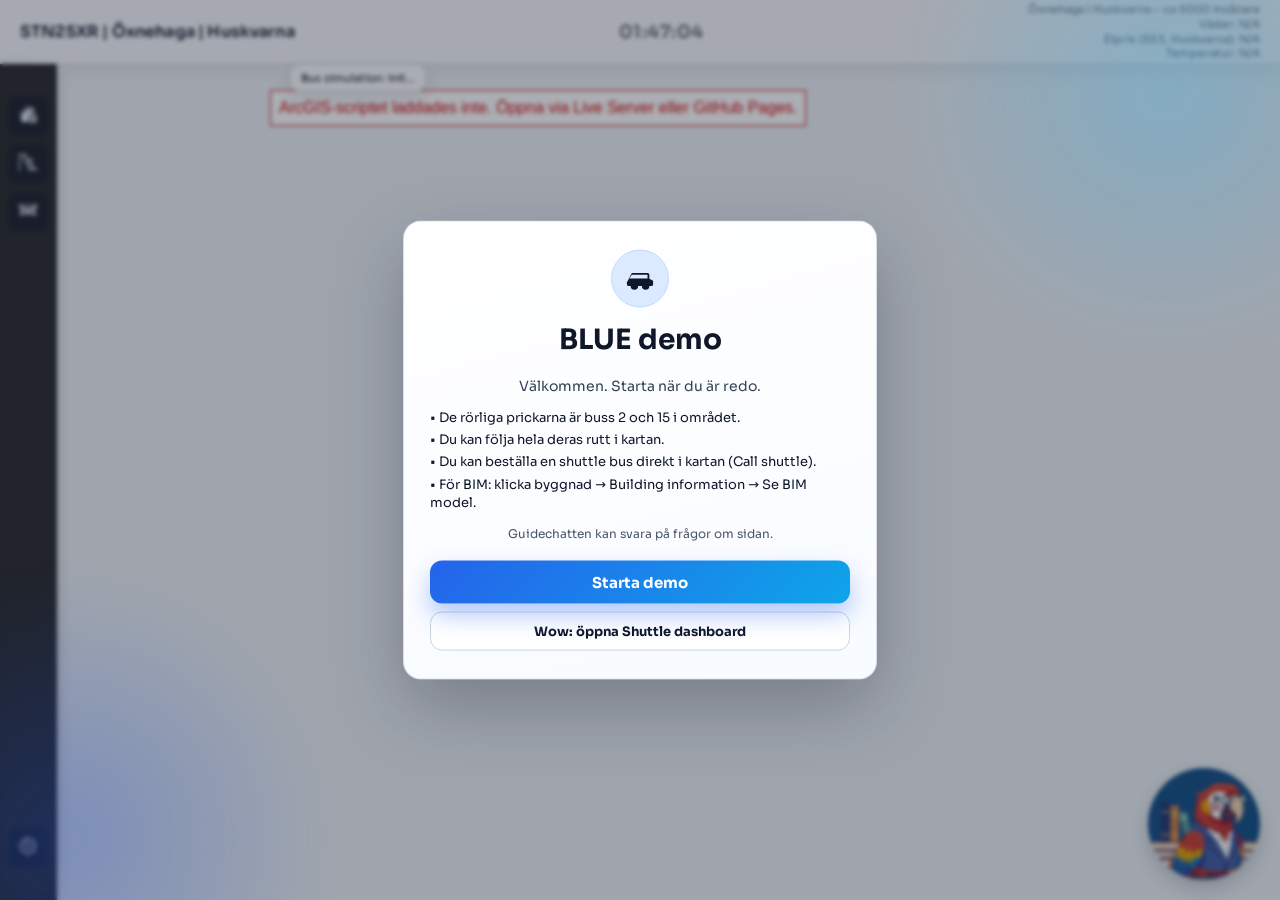
<file: index.html>
<!DOCTYPE html>
<html lang="sv">
<head>
  <meta charset="UTF-8" />
  <meta name="viewport" content="width=device-width, initial-scale=1" />
  <title>STNI25XR | Öxnehaga | Huskvarna</title>

  <!-- ArcGIS API – RIKTIGA TAGGAR -->
  <link rel="stylesheet" href="https://js.arcgis.com/4.30/esri/themes/light/main.css" />
  <script src="https://js.arcgis.com/4.30/"></script>

  <style>
    /* ===== Global ===== */
    html, body { margin:0; padding:0; height:100%; width:100%; overflow:hidden; font-family:"IBM Plex Sans", "Helvetica Neue", Arial, sans-serif; background:#eef1f4; }
    body.app { height:100%; }

    /* ===== Header ===== */
    #header {
      height: 110px; background:#f8fafc; border-bottom:1px solid #d7dee6;
      padding:0 20px; display:flex; justify-content:space-between; align-items:center; box-sizing:border-box;
    }
    #header-left { display:flex; align-items:center; gap:12px; }
    #header-center { flex:1; display:flex; justify-content:center; }
    #header-clock { font-size:22px; font-weight:600; color:#0f172a; letter-spacing:0.5px; }
    #header-info { text-align:right; font-size:13px; line-height:1.35; max-width:45%; }
    #clock { color:#666; }

    /* ===== Sidebar ===== */
    #sidebar {
      position:fixed; top:110px; left:0; width:290px; height:calc(100% - 110px);
      background:#1f232b; color:#fff; padding:20px; box-sizing:border-box; overflow-y:auto; z-index:10;
    }
    #sidebar h2 {
      margin:0 0 12px 0; font-size:16px; color:#ddd; border-bottom:1px solid #444; padding-bottom:8px;
    }
    #sidebar select {
      background:#111827; color:#e2e8f0; border:1px solid #374151; padding:4px 6px; border-radius:6px;
      font-size:12px;
    }
    .switch-row { display:flex; justify-content:space-between; align-items:center; margin:14px 0; }
    .switch-label { font-size:14px; user-select:none; }
    .switch-group { margin-top:10px; padding-top:10px; border-top:1px solid #2f3742; }
    .switch-group:first-of-type { border-top:none; padding-top:0; margin-top:0; }
    .switch-group-title { font-size:12px; letter-spacing:.04em; text-transform:uppercase; color:#94a3b8; margin:6px 0; }
    .switch-child { padding-left:14px; }
    .switch-group summary { cursor:pointer; display:flex; align-items:center; justify-content:space-between; list-style:none; }
    .switch-group summary::-webkit-details-marker { display:none; }
    .switch-group summary::after { content:"▸"; color:#94a3b8; transition:transform .2s; font-size:16px; }
    .switch-group[open] summary::after { transform:rotate(90deg); }
    .section-label { font-size:12px; letter-spacing:.04em; text-transform:uppercase; color:#94a3b8; margin:18px 0 6px; }
    .legend { margin-top:18px; border-top:1px solid #2f3742; padding-top:12px; }
    .legend details { color:#cbd5e1; }
    .legend summary { cursor:pointer; font-size:14px; list-style:none; display:flex; align-items:center; justify-content:space-between; }
    .legend summary::after { content:"▸"; color:#94a3b8; transition:transform .2s; font-size:16px; }
    .legend details[open] summary::after { transform:rotate(90deg); }
    .legend summary::-webkit-details-marker { display:none; }
    .legend-item { display:flex; align-items:center; gap:8px; margin:10px 0; font-size:13px; }
    .legend-swatch { width:16px; height:16px; border-radius:4px; border:1px solid rgba(255,255,255,.2); }
    .legend-line { width:18px; height:4px; background:#0a6cff; border-radius:2px; }
    .legend-bus {
      width:16px; height:16px; border-radius:50%;
      background:#ef4444; border:2px solid #fff; box-shadow:0 0 0 1px rgba(0,0,0,0.2);
    }
    .legend-cap {
      width:18px; height:18px; border-radius:4px;
      background-image: url("data:image/svg+xml;utf8,%3Csvg xmlns='http://www.w3.org/2000/svg' width='64' height='64' viewBox='0 0 64 64'%3E%3Cpolygon points='32,8 4,22 32,36 60,22' fill='%232563eb'/%3E%3Cpolygon points='16,28 32,36 48,28 48,40 32,48 16,40' fill='%231d4ed8'/%3E%3Ccircle cx='60' cy='22' r='3' fill='%2393c5fd'/%3E%3Crect x='57' y='25' width='2' height='12' fill='%2393c5fd'/%3E%3C/svg%3E");
      background-size: contain;
      background-repeat: no-repeat;
      background-position: center;
    }
    .legend-daycare {
      width:18px; height:18px; border-radius:4px;
      background-image: url("data:image/svg+xml;utf8,%3Csvg xmlns='http://www.w3.org/2000/svg' width='64' height='64' viewBox='0 0 64 64'%3E%3Crect x='12' y='22' width='40' height='30' rx='6' fill='%23f97316'/%3E%3Crect x='18' y='28' width='10' height='10' rx='2' fill='%23fde68a'/%3E%3Crect x='36' y='28' width='10' height='10' rx='2' fill='%23bfdbfe'/%3E%3Crect x='28' y='36' width='8' height='16' rx='2' fill='%230f172a'/%3E%3Cpolygon points='32,10 8,24 56,24' fill='%23fbbf24'/%3E%3Ccircle cx='20' cy='46' r='3' fill='%23fff'/%3E%3Ccircle cx='44' cy='46' r='3' fill='%23fff'/%3E%3C/svg%3E");
      background-size: contain;
      background-repeat: no-repeat;
      background-position: center;
    }
    .legend-police {
      width:18px; height:18px; border-radius:4px;
      background-image: url("data:image/svg+xml;utf8,%3Csvg xmlns='http://www.w3.org/2000/svg' width='64' height='64' viewBox='0 0 64 64'%3E%3Cpath d='M32 6 L54 14 L50 42 C45 52 38 57 32 58 C26 57 19 52 14 42 L10 14 Z' fill='%231d4ed8'/%3E%3Cpath d='M32 14 L36 24 L47 24 L38 30 L41 40 L32 34 L23 40 L26 30 L17 24 L28 24 Z' fill='%23f8fafc'/%3E%3C/svg%3E");
      background-size: contain;
      background-repeat: no-repeat;
      background-position: center;
    }
    .legend-fire {
      width:18px; height:18px; border-radius:4px;
      background-image: url("data:image/svg+xml;utf8,%3Csvg xmlns='http://www.w3.org/2000/svg' width='64' height='64' viewBox='0 0 64 64'%3E%3Cpath d='M10 36 C10 22 20 12 32 12 C44 12 54 22 54 36 L54 40 L10 40 Z' fill='%23ef4444'/%3E%3Crect x='8' y='38' width='48' height='8' rx='4' fill='%23f59e0b'/%3E%3Crect x='30' y='12' width='4' height='10' fill='%23f8fafc'/%3E%3C/svg%3E");
      background-size: contain;
      background-repeat: no-repeat;
      background-position: center;
    }
    .legend-hospital {
      width:18px; height:18px; border-radius:4px;
      background-image: url("data:image/svg+xml;utf8,%3Csvg xmlns='http://www.w3.org/2000/svg' width='64' height='64' viewBox='0 0 64 64'%3E%3Crect x='10' y='10' width='44' height='44' rx='8' fill='%23059669'/%3E%3Crect x='29' y='18' width='6' height='28' fill='%23ffffff'/%3E%3Crect x='18' y='29' width='28' height='6' fill='%23ffffff'/%3E%3C/svg%3E");
      background-size: contain;
      background-repeat: no-repeat;
      background-position: center;
    }
    .legend-shelter {
      width:18px; height:18px; border-radius:4px;
      background-image: url("data:image/svg+xml;utf8,%3Csvg xmlns='http://www.w3.org/2000/svg' width='64' height='64' viewBox='0 0 64 64'%3E%3Crect x='8' y='10' width='48' height='44' rx='8' fill='%230f766e'/%3E%3Cpath d='M20 34 L32 22 L44 34' stroke='%23ffffff' stroke-width='5' fill='none' stroke-linecap='round' stroke-linejoin='round'/%3E%3Crect x='20' y='34' width='24' height='14' rx='3' fill='%23134e4a'/%3E%3C/svg%3E");
      background-size: contain;
      background-repeat: no-repeat;
      background-position: center;
    }

    /* ===== Slide switch ===== */
    .switch { position:relative; width:44px; height:24px; }
    .switch input { opacity:0; width:0; height:0; }
    .slider { position:absolute; inset:0; background:#555; border-radius:24px; cursor:pointer; transition:.2s; }
    .slider:before { content:""; position:absolute; left:3px; top:3px; width:18px; height:18px; background:#fff; border-radius:50%; transition:.2s; box-shadow:0 1px 2px rgba(0,0,0,.4); }
    .switch input:checked + .slider { background:#2d6cdf; }
    .switch input:checked + .slider:before { transform:translateX(20px); }

    /* ===== Right Panel ===== */
    #info-panel {
      position:fixed; top:var(--header-height, 64px); left:56px; right:auto; width:320px; height:calc(100% - var(--header-height, 64px));
      background:var(--bg, #f7f9fb); border-right:1px solid var(--stroke, #d7dee6); padding:16px; box-sizing:border-box; overflow-y:auto; z-index:10;
    }
    #info-panel h2 { margin:0 0 10px 0; font-size:16px; color:#1f2937; }
    .panel-section { background:#fff; border:1px solid #e3e7ee; border-radius:10px; padding:12px; margin-bottom:12px; box-shadow:0 1px 2px rgba(15,23,42,.05); }
    .panel-title { font-size:13px; letter-spacing:.02em; text-transform:uppercase; color:#64748b; margin:0; }
    .panel-section details { margin:0; }
    .panel-section summary { cursor:pointer; list-style:none; display:flex; align-items:center; justify-content:space-between; }
    .panel-section summary::-webkit-details-marker { display:none; }
    .panel-section summary::after { content:"▸"; color:#94a3b8; transition:transform .2s; font-size:16px; }
    .panel-section details[open] summary::after { transform:rotate(90deg); }
    .panel-body { margin-top:8px; }
    #attrHint { color:#475569; font-size:13px; }
    #attrTable { width:100%; border-collapse:collapse; font-size:13px; }
    #attrTable td { padding:5px 4px; border-bottom:1px solid #eef2f7; vertical-align:top; }
    #attrTable td:first-child { font-weight:600; color:#0f172a; width:42%; }
    #buildingLink { margin-top:8px; }

    .field-row { display:flex; gap:8px; align-items:center; margin-bottom:8px; }
    select, button {
      font-family:inherit; font-size:13px; padding:6px 8px; border-radius:8px; border:1px solid #cbd5e1; background:#fff;
    }
    .field-row select { flex:1; min-width:0; }
    button { background:#1f6feb; color:#fff; border-color:#1f6feb; cursor:pointer; }
    button:disabled { background:#9bb3da; border-color:#9bb3da; cursor:not-allowed; }
    #uniqueList { list-style:none; padding:0; margin:8px 0 0 0; font-size:13px; }
    #uniqueList li { padding:4px 0; border-bottom:1px dashed #e2e8f0; color:#0f172a; }
    .infoPanel {
      font-size:14px;
      line-height:1.35;
      overflow-x:hidden;
      --bg: #ffffff;
      --card: #f7f9fc;
      --stroke: rgba(15, 23, 42, 0.10);
      --text: #0f172a;
      --muted: rgba(15, 23, 42, 0.65);
      --primary: #2563eb;
      --primaryHover: #1d4ed8;
      --primarySoft: rgba(37, 99, 235, 0.10);
      --danger: #ef4444;
      --shadow: 0 10px 25px rgba(15, 23, 42, 0.08);
      background: var(--bg);
      color: var(--text);
    }
    .infoPanel * { max-width:100%; }
    .infoPanel h2,
    .infoPanel h3 { font-size:16px; letter-spacing:normal; text-transform:none; color:var(--text); }
    .infoPanel .panel-title { font-size:14px; letter-spacing:normal; text-transform:none; color:var(--text); font-weight:700; }
    .infoPanel .panel-section {
      background: var(--card);
      border: 1px solid var(--stroke);
      border-radius: 18px;
      box-shadow: var(--shadow);
    }
    .infoPanel .sectionTitle { font-size:14px; font-weight:700; color:var(--text); margin:8px 0 4px 0; }
    .infoPanel .cardTitle { font-size:14px; }
    .infoPanel .muted { font-size:13px; color:var(--muted); }
    .infoPanel select,
    .infoPanel button:not(.panel-close) { font-size:13px; padding:10px 12px; border-radius:12px; line-height:1.1; min-height:38px; }
    .infoPanel button:not(.panel-close) { background:var(--primary); color:#fff; border-color:var(--primary); }
    .infoPanel button:not(.panel-close):hover { background:var(--primaryHover); border-color:var(--primaryHover); }
    .infoPanel button.secondary,
    .infoPanel button.secondary:hover {
      background:#fff; color:var(--text); border:1px solid var(--stroke);
    }
    .infoPanel .button-row { display:grid; grid-template-columns:1fr 1fr; gap:10px; }
    .infoPanel .button-row button { width:100%; }
    .infoPanel .panelDetails {
      border:1px solid var(--stroke);
      background:var(--card);
      border-radius:18px;
      overflow:hidden;
      box-shadow: var(--shadow);
      margin-bottom:12px;
    }
    .infoPanel .panelSummary {
      list-style:none;
      cursor:pointer;
      padding:14px;
      display:flex;
      align-items:center;
      justify-content:space-between;
      gap:10px;
      user-select:none;
    }
    .infoPanel .panelSummary::-webkit-details-marker { display:none; }
    .infoPanel .panelSummary::after {
      content:"▾";
      color:var(--muted);
      transition:transform .2s ease;
      font-size:14px;
    }
    .infoPanel .panelDetails[open] .panelSummary::after { transform:rotate(180deg); }
    .infoPanel .summaryTitle { font-weight:800; color:var(--text); font-size:14px; }
    .infoPanel .summaryHint { font-size:12px; color:var(--muted); }
    .infoPanel .panelDetailsBody {
      padding:12px 14px 14px 14px;
      border-top:1px solid var(--stroke);
      display:grid;
      gap:12px;
    }
    .infoPanel .miniCard {
      background:#fff;
      border:1px solid var(--stroke);
      border-radius:16px;
      padding:12px;
    }
    .infoPanel .miniCard details { margin:0; }
    .infoPanel .miniCard summary { list-style:none; cursor:pointer; display:flex; align-items:center; justify-content:space-between; gap:8px; }
    .infoPanel .miniCard summary::-webkit-details-marker { display:none; }
    .infoPanel .miniCard summary::after { content:"▸"; color:var(--muted); transition:transform .2s ease; font-size:14px; }
    .infoPanel .miniCard details[open] summary::after { transform:rotate(90deg); }

    /* ===== Map ===== */
    #sceneView {
      position:absolute; top:var(--header-height, 64px); left:56px; right:0; bottom:0; height:auto; z-index:1;
    }

    @media (max-width: 900px) {
      #sidebar { width:220px; }
      #info-panel { width:260px; }
      #sceneView { left:0; right:0; }
    }
    @media (max-width: 720px) {
      #sidebar { width:180px; }
      #info-panel { display:none; }
      .left-rail { display:none; }
      #sceneView { left:0; right:0; }
    }
    @media (max-width: 900px) {
      .infoPanel { font-size:15px; }
      .infoPanel h2,
      .infoPanel h3 { font-size:17px; }
    }
  </style>
  <link rel="stylesheet" href="./styles.css" />
  <script src="./config.local.js"></script>
  <script src="./infoFlowController.js"></script>
  <script src="./elevationProvider.js"></script>
  <script type="module">
    import JSZip from "https://esm.sh/jszip@3.10.1";
    window.JSZip = JSZip;
  </script>
  <link rel="preconnect" href="https://fonts.googleapis.com" />
  <link rel="preconnect" href="https://fonts.gstatic.com" crossorigin />
  <link href="https://fonts.googleapis.com/css2?family=Sora:wght@300;400;500;600;700&display=swap" rel="stylesheet" />
  <link rel="stylesheet" href="./ui-2026.css" />
</head>
<body class="app">
  <!-- DEMO INTRO OVERLAY -->
  <div id="loginOverlay" class="login-overlay is-message-phase" aria-hidden="false">
    <div class="login-card" role="dialog" aria-modal="true" aria-labelledby="loginTitle">
      <div class="intro-content">
        <div class="intro-car" aria-hidden="true">
          <svg xmlns="http://www.w3.org/2000/svg" width="30" height="30" viewBox="0 0 16 16" fill="currentColor">
            <path d="M4 9a1 1 0 1 0 0 2 1 1 0 0 0 0-2m8 0a1 1 0 1 0 0 2 1 1 0 0 0 0-2"/>
            <path d="M1 11a1 1 0 0 0 1 1h1a2 2 0 1 0 4 0h2a2 2 0 1 0 4 0h1a1 1 0 0 0 1-1V9.5a.5.5 0 0 0-.276-.447l-1.5-.75A.5.5 0 0 0 13 8.25V6a1 1 0 0 0-1-1H4.236a1 1 0 0 0-.894.553L1.382 9.447A.5.5 0 0 0 1 9.894zm2.447-4.724A.5.5 0 0 1 3.894 6H12v2H2.309z"/>
          </svg>
        </div>
        <h1 id="loginTitle" class="login-title">BLUE demo</h1>
        <div class="intro-subtitle">Välkommen. Starta när du är redo.</div>
        <div class="intro-list">
          <div>• De rörliga prickarna är buss 2 och 15 i området.</div>
          <div>• Du kan följa hela deras rutt i kartan.</div>
          <div>• Du kan beställa en shuttle bus direkt i kartan (Call shuttle).</div>
          <div>• För BIM: klicka byggnad → Building information → Se BIM model.</div>
        </div>
        <div class="intro-note">Guidechatten kan svara på frågor om sidan.</div>
        <div class="intro-actions">
          <button id="introStartBtn" type="button" class="login-btn">Starta demo</button>
          <button id="introShuttleBtn" type="button" class="intro-wow-btn">Wow: öppna Shuttle dashboard</button>
        </div>
      </div>
    </div>
  </div>

  <!-- HEADER -->
  <div id="header">
    <div id="header-left">
      <div id="header-title">STN25XR | Öxnehaga | Huskvarna</div>
    </div>
    <div id="header-center">
      <div id="header-clock"><span id="clock">00:00:00</span></div>
    </div>
    <div id="header-info">
      <div>Öxnehaga i Huskvarna – ca 5000 invånare</div>
      <div id="wx-summary">Väder: …</div>
      <div id="elprice">Elpris (SE3, Huskvarna): …</div>
      <div id="temp">Temperatur: …</div>
    </div>
  </div>

  <!-- Mini tabs -->
  <div class="left-rail" aria-label="Snabbmeny">
    <button id="leftTabDigital" class="panel-tab panel-tab-left" aria-label="Öppna DIGITAL CITY">
      <svg xmlns="http://www.w3.org/2000/svg" width="18" height="18" fill="currentColor" class="bi bi-house-add-fill" viewBox="0 0 16 16">
        <path d="M12.5 16a3.5 3.5 0 1 0 0-7 3.5 3.5 0 0 0 0 7m.5-5v1h1a.5.5 0 0 1 0 1h-1v1a.5.5 0 1 1-1 0v-1h-1a.5.5 0 1 1 0-1h1v-1a.5.5 0 0 1 1 0"/>
        <path d="M8.707 1.5a1 1 0 0 0-1.414 0L.646 8.146a.5.5 0 0 0 .708.708L8 2.207l6.646 6.647a.5.5 0 0 0 .708-.708L13 5.793V2.5a.5.5 0 0 0-.5-.5h-1a.5.5 0 0 0-.5.5v1.293z"/>
        <path d="m8 3.293 4.712 4.712A4.5 4.5 0 0 0 8.758 15H3.5A1.5 1.5 0 0 1 2 13.5V9.293z"/>
      </svg>
    </button>
    <button id="leftTabShuttle" class="panel-tab panel-tab-left" aria-label="Öppna shuttle dashboard">
      <svg xmlns="http://www.w3.org/2000/svg" width="18" height="18" fill="currentColor" viewBox="0 0 16 16" aria-hidden="true">
        <path d="M2 8.5h12a1 1 0 0 0 .97-.757l.75-3A1 1 0 0 0 14.75 3H1.25a1 1 0 0 0-.97 1.243l.75 3A1 1 0 0 0 2 8.5m.25-4.5h11.5l-.5 2H2.75z"/>
        <path d="M2 9.5a1 1 0 0 0-1 1v2.25a.75.75 0 0 0 1.5 0V12h11v.75a.75.75 0 0 0 1.5 0V10.5a1 1 0 0 0-1-1H2zm2.25 2a.75.75 0 1 1 0-1.5.75.75 0 0 1 0 1.5m7.5 0a.75.75 0 1 1 0-1.5.75.75 0 0 1 0 1.5"/>
      </svg>
    </button>
    <button id="leftTabMain" class="panel-tab panel-tab-left" aria-label="Öppna meny">
      <svg xmlns="http://www.w3.org/2000/svg" width="18" height="18" fill="currentColor" class="bi bi-gear" viewBox="0 0 16 16">
        <path d="M8 4.754a3.246 3.246 0 1 0 0 6.492 3.246 3.246 0 0 0 0-6.492M5.754 8a2.246 2.246 0 1 1 4.492 0 2.246 2.246 0 0 1-4.492 0"/>
        <path d="M9.796 1.343c-.527-1.79-3.065-1.79-3.592 0l-.094.319a.873.873 0 0 1-1.255.52l-.292-.16c-1.64-.892-3.433.902-2.54 2.541l.159.292a.873.873 0 0 1-.52 1.255l-.319.094c-1.79.527-1.79 3.065 0 3.592l.319.094a.873.873 0 0 1 .52 1.255l-.16.292c-.892 1.64.901 3.434 2.541 2.54l.292-.159a.873.873 0 0 1 1.255.52l.094.319c.527 1.79 3.065 1.79 3.592 0l.094-.319a.873.873 0 0 1 1.255-.52l.292.16c1.64.893 3.434-.902 2.54-2.541l-.159-.292a.873.873 0 0 1 .52-1.255l.319-.094c1.79-.527 1.79-3.065 0-3.592l-.319-.094a.873.873 0 0 1-.52-1.255l.16-.292c.893-1.64-.902-3.433-2.541-2.54l-.292.159a.873.873 0 0 1-1.255-.52zm-2.633.283c.246-.835 1.428-.835 1.674 0l.094.319a1.873 1.873 0 0 0 2.693 1.115l.291-.16c.764-.415 1.6.42 1.184 1.185l-.159.292a1.873 1.873 0 0 0 1.116 2.692l.318.094c.835.246.835 1.428 0 1.674l-.319.094a1.873 1.873 0 0 0-1.115 2.693l.16.291c.415.764-.42 1.6-1.185 1.184l-.291-.159a1.873 1.873 0 0 0-2.693 1.116l-.094.318c-.246.835-1.428.835-1.674 0l-.094-.319a1.873 1.873 0 0 0-2.692-1.115l-.292.16c-.764.415-1.6-.42-1.184-1.185l.159-.291A1.873 1.873 0 0 0 1.945 8.93l-.319-.094c-.835-.246-.835-1.428 0-1.674l.319-.094A1.873 1.873 0 0 0 3.06 4.377l-.16-.292c-.415-.764.42-1.6 1.185-1.184l.292.159a.873.873 0 0 0 2.692-1.115z"/>
      </svg>
    </button>
    <button id="rightTab" class="panel-tab panel-tab-left" aria-label="Öppna information">
      <svg xmlns="http://www.w3.org/2000/svg" width="18" height="18" fill="currentColor" class="bi bi-bar-chart-steps" viewBox="0 0 16 16">
        <path d="M.5 0a.5.5 0 0 1 .5.5v15a.5.5 0 0 1-1 0V.5A.5.5 0 0 1 .5 0M2 1.5a.5.5 0 0 1 .5-.5h4a.5.5 0 0 1 .5.5v1a.5.5 0 0 1-.5.5h-4a.5.5 0 0 1-.5-.5zm2 4a.5.5 0 0 1 .5-.5h7a.5.5 0 0 1 .5.5v1a.5.5 0 0 1-.5.5h-7a.5.5 0 0 1-.5-.5zm2 4a.5.5 0 0 1 .5-.5h6a.5.5 0 0 1 .5.5v1a.5.5 0 0 1-.5.5h-6a.5.5 0 0 1-.5-.5zm2 4a.5.5 0 0 1 .5-.5h7a.5.5 0 0 1 .5.5v1a.5.5 0 0 1-.5.5h-7a.5.5 0 0 1-.5-.5z"/>
      </svg>
    </button>
  </div>

  <!-- SIDEBAR -->
  <aside id="sidebar" aria-label="Sidomeny">
    <h2>Meny <button id="leftPanelClose" class="panel-close" type="button" aria-label="Stäng meny">✕</button></h2>
    <div class="sidebar-scroll">

    <details class="switch-group">
      <summary class="switch-group-title">Baslager</summary>
      <div class="switch-row">
        <span class="switch-label">Baslager</span>
        <label class="switch" aria-label="Baslager">
          <input id="swBase" type="checkbox" checked />
          <span class="slider"></span>
        </label>
      </div>
      <div class="switch-row switch-child">
        <span class="switch-label">Kartvy</span>
        <select id="basemapSelect" aria-label="Kartvy">
          <option value="satellite">Satellit</option>
          <option value="osm" selected>Karta</option>
        </select>
      </div>
      <div class="switch-row switch-child">
        <span class="switch-label">Byggnader</span>
        <label class="switch" aria-label="Byggnader">
          <input id="swBuildings" type="checkbox" checked />
          <span class="slider"></span>
        </label>
      </div>
      <div class="switch-row switch-child">
        <span class="switch-label">Kommunal mark</span>
        <label class="switch" aria-label="Kommunal mark">
          <input id="swMark" type="checkbox" checked />
          <span class="slider"></span>
        </label>
      </div>
      <div class="switch-row switch-child">
        <span class="switch-label">Vatten</span>
        <label class="switch" aria-label="Vatten">
          <input id="swWater" type="checkbox" checked />
          <span class="slider"></span>
        </label>
      </div>
    </details>

    <details class="switch-group">
      <summary class="switch-group-title">Område</summary>
      <div class="switch-row">
        <span class="switch-label">Område</span>
        <label class="switch" aria-label="Område">
          <input id="swArea" type="checkbox" checked />
          <span class="slider"></span>
        </label>
      </div>
      <div class="switch-row switch-child">
        <span class="switch-label">Öxnehaga</span>
        <label class="switch" aria-label="Öxnehaga">
          <input id="swOx" type="checkbox" checked />
          <span class="slider"></span>
        </label>
      </div>
      <div class="switch-row switch-child">
        <span class="switch-label">Fastighetspunkter</span>
        <label class="switch" aria-label="Fastighetspunkter">
          <input id="swFastighet" type="checkbox" />
          <span class="slider"></span>
        </label>
      </div>
    </details>

    <details class="switch-group">
      <summary class="switch-group-title">Transport</summary>
      <div class="switch-row">
        <span class="switch-label">Transport</span>
        <label class="switch" aria-label="Transport">
          <input id="swTransport" type="checkbox" checked />
          <span class="slider"></span>
        </label>
      </div>
      <div class="switch-row switch-child">
        <span class="switch-label">Busshållplatser</span>
        <label class="switch" aria-label="Busshållplatser">
          <input id="swBus" type="checkbox" checked />
          <span class="slider"></span>
        </label>
      </div>
      <div class="switch-row switch-child">
        <span class="switch-label">Skolväg (gång)</span>
        <label class="switch" aria-label="Skolväg (gång)">
          <input id="swSkolWalk" type="checkbox" />
          <span class="slider"></span>
        </label>
      </div>
      <div class="switch-row switch-child">
        <span class="switch-label">Live Bus 15</span>
        <label class="switch" aria-label="Live Bus 15">
          <input id="swBus15Live" type="checkbox" checked />
          <span class="slider"></span>
        </label>
      </div>
      <div class="switch-row switch-child">
        <span class="switch-label">Live Bus 2</span>
        <label class="switch" aria-label="Live Bus 2">
          <input id="swBus2Live" type="checkbox" checked />
          <span class="slider"></span>
        </label>
      </div>
      <div class="switch-row switch-child">
        <div id="bus15Status" style="font-size:11px;color:#64748b;">Initierar…</div>
      </div>
      <div class="switch-row switch-child">
        <div id="bus2Status" style="font-size:11px;color:#64748b;">Initierar…</div>
      </div>
    </details>

    <details class="switch-group">
      <summary class="switch-group-title">Service</summary>
      <div class="switch-row">
        <span class="switch-label">Service</span>
        <label class="switch" aria-label="Service">
          <input id="swService" type="checkbox" checked />
          <span class="slider"></span>
        </label>
      </div>
      <div class="switch-row switch-child">
        <span class="switch-label">Förskolor</span>
        <label class="switch" aria-label="Förskolor">
          <input id="swForskola" type="checkbox" checked />
          <span class="slider"></span>
        </label>
      </div>
      <div class="switch-row switch-child">
        <span class="switch-label">Grundskolor</span>
        <label class="switch" aria-label="Grundskolor">
          <input id="swGrund" type="checkbox" checked />
          <span class="slider"></span>
        </label>
      </div>
      <div class="switch-row switch-child">
        <span class="switch-label">Gymnasieskolor</span>
        <label class="switch" aria-label="Gymnasieskolor">
          <input id="swGymn" type="checkbox" checked />
          <span class="slider"></span>
        </label>
      </div>
      <div class="switch-row switch-child">
        <span class="switch-label">Vårdcentral</span>
        <label class="switch" aria-label="Vårdcentral">
          <input id="swVard" type="checkbox" checked />
          <span class="slider"></span>
        </label>
      </div>
    </details>

    <details class="switch-group">
      <summary class="switch-group-title">Trygghet</summary>
      <div class="switch-row">
        <span class="switch-label">Trygghet</span>
        <label class="switch" aria-label="Trygghet">
          <input id="swSafety" type="checkbox" checked />
          <span class="slider"></span>
        </label>
      </div>
      <div class="switch-row switch-child">
        <span class="switch-label">Polis</span>
        <label class="switch" aria-label="Polis">
          <input id="swPolice" type="checkbox" checked />
          <span class="slider"></span>
        </label>
      </div>
      <div class="switch-row switch-child">
        <span class="switch-label">Räddningstjänst, Huskvarna</span>
        <label class="switch" aria-label="Räddningstjänst, Huskvarna">
          <input id="swFire" type="checkbox" checked />
          <span class="slider"></span>
        </label>
      </div>
      <div class="switch-row switch-child">
        <span class="switch-label">Länssjukhuset Ryhov</span>
        <label class="switch" aria-label="Länssjukhuset Ryhov">
          <input id="swHospital" type="checkbox" checked />
          <span class="slider"></span>
        </label>
      </div>
      <div class="switch-row switch-child">
        <span class="switch-label">Skyddsrum</span>
        <label class="switch" aria-label="Skyddsrum">
          <input id="swShelter" type="checkbox" />
          <span class="slider"></span>
        </label>
      </div>
    </details>
    <div class="legend">
      <details>
        <summary>Symbolförklaring</summary>
        <div class="legend-item">
          <span class="legend-swatch" style="background:#9e9e9e;"></span>
          <span>Byggnader</span>
        </div>
        <div class="legend-item">
          <span class="legend-swatch" style="background:rgba(249,115,22,0.25); border-color:#fb923c;"></span>
          <span>Oxnehaga</span>
        </div>
        <div class="legend-item">
          <span class="legend-swatch" style="background:rgba(99,102,241,0.9); border-color:#6366f1;"></span>
          <span>Fastighetspunkter</span>
        </div>
        <div class="legend-item">
          <span class="legend-bus"></span>
          <span>Busshållplatser</span>
        </div>
        <div class="legend-item">
          <span class="legend-swatch" style="background:rgba(0,160,80,0.35); border-color:#0a7a3c;"></span>
          <span>Kommunal mark</span>
        </div>
        <div class="legend-item">
          <span class="legend-swatch" style="background:rgba(0,150,200,0.4); border-color:#0a78b4;"></span>
          <span>Vatten</span>
        </div>
        <div class="legend-item">
          <span class="legend-daycare"></span>
          <span>Förskolor</span>
        </div>
        <div class="legend-item">
          <span class="legend-cap"></span>
          <span>Grundskolor</span>
        </div>
        <div class="legend-item">
          <span class="legend-cap"></span>
          <span>Gymnasieskolor</span>
        </div>
        <div class="legend-item">
          <span class="legend-swatch" style="background:#10b981;"></span>
          <span>Vårdcentral</span>
        </div>
        <div class="legend-item">
          <span class="legend-police"></span>
          <span>Polis</span>
        </div>
        <div class="legend-item">
          <span class="legend-fire"></span>
          <span>Räddningstjänst, Huskvarna</span>
        </div>
        <div class="legend-item">
          <span class="legend-hospital"></span>
          <span>Länssjukhuset Ryhov</span>
        </div>
        <div class="legend-item">
          <span class="legend-shelter"></span>
          <span>Skyddsrum</span>
        </div>
      </details>
    </div>
    </div>
    <div class="sidebar-footer">
      <button id="presentationPaperMenuBtn" class="presentation-link-btn" type="button">
        Blue's Informations Log
      </button>
      <button id="restartDemoBtn" type="button" class="demo-reset-btn" aria-label="Soft restart demo">
        <svg xmlns="http://www.w3.org/2000/svg" width="16" height="16" fill="currentColor" class="bi bi-arrow-clockwise" viewBox="0 0 16 16" aria-hidden="true">
          <path fill-rule="evenodd" d="M8 3a5 5 0 1 0 4.546 2.914.5.5 0 0 1 .908-.417A6 6 0 1 1 8 2z"/>
          <path d="M8 4.466V.534a.25.25 0 0 1 .41-.192l2.36 1.966c.12.1.12.284 0 .384L8.41 4.658A.25.25 0 0 1 8 4.466"/>
        </svg>
        <span>Soft restart</span>
      </button>
      <button id="logoutBtn" type="button" class="logout-btn">Visa intro</button>
    </div>
  </aside>

  <!-- DIGITAL CITY PANEL -->
  <aside id="digitalPanel" aria-label="Digital City panel">
    <h2>DIGITAL CITY <button id="digitalPanelClose" class="panel-close" type="button" aria-label="Stäng DIGITAL CITY">✕</button></h2>
    <div class="sidebar-scroll">
      <details class="switch-group">
        <summary class="switch-group-title">Zoom</summary>
        <div class="lod-grid" role="group" aria-label="Zoom level">
          <button class="lod-btn" type="button" data-lod="0">LOD0</button>
          <button class="lod-btn" type="button" data-lod="1">LOD1</button>
          <button class="lod-btn" type="button" data-lod="2">LOD2</button>
          <button class="lod-btn" type="button" data-lod="3">LOD3</button>
          <button class="lod-btn" type="button" data-lod="4">LOD4</button>
        </div>
      </details>
      <details class="switch-group">
        <summary class="switch-group-title">Luft</summary>
        <div class="switch-row">
          <span class="switch-label">PM2.5 (live) – Naturvårdsverket/SMHI</span>
          <label class="switch" aria-label="PM2.5 (live) – Naturvårdsverket/SMHI">
            <input id="pm25Toggle" type="checkbox" />
            <span class="slider"></span>
          </label>
        </div>
        <div id="pm25Status" class="pm25-status">Av</div>
        <div class="switch-row">
          <span class="switch-label">Moln (satellit) – NASA GIBS</span>
          <label class="switch" aria-label="Moln (satellit) – NASA GIBS">
            <input id="cloudToggle" type="checkbox" />
            <span class="slider"></span>
          </label>
        </div>
        <div id="cloudStatus" class="pm25-status">Av</div>
        <div class="switch-row">
          <span class="switch-label">Vind (live) – Open-Meteo/ECMWF</span>
          <label class="switch" aria-label="Vind (live) – Open-Meteo/ECMWF">
            <input id="windToggle" type="checkbox" />
            <span class="slider"></span>
          </label>
        </div>
        <div id="windStatus" class="pm25-status">Av</div>
      </details>
      <details class="switch-group">
        <summary class="switch-group-title">Export</summary>
        <div class="export-block">
          <button id="oxnehagaExportBtn" type="button" class="export-btn">Export buildings (Öxnehaga) → Excel</button>
          <div id="oxnehagaExportStatus" class="export-status">Redo</div>
          <div class="export-row">
            <select id="mapShotFormat" class="export-format" aria-label="Screenshot format">
              <option value="png">PNG</option>
              <option value="jpeg">JPEG</option>
            </select>
            <button id="mapScreenshotBtn" type="button" class="export-btn">Printscreen browser</button>
          </div>
          <div id="mapScreenshotStatus" class="export-status">Ready for printscreen</div>
        </div>
      </details>
    </div>
  </aside>

  <!-- INFO PANEL -->
  <aside id="info-panel" class="infoPanel" aria-label="Info panel">
    <h2>Information <button id="rightPanelClose" class="panel-close" type="button" aria-label="Stäng information">✕</button></h2>
    <div id="infoFlowToast" aria-live="polite"></div>

    <div class="panel-section">
      <details data-section="service">
        <summary class="panel-title">Service nära dig</summary>
        <div class="panel-body">
          <div class="muted" style="margin-bottom:8px;">
            Hur långt är det till service till fots?<br />
            Välj service och se gångtid, avstånd och höjdskillnad.
          </div>
          <div id="svcHint">Klicka på kartan för att räkna avstånd</div>
          <div class="field-row" style="margin-top:6px;">
            <select id="svcSelect"></select>
          </div>
          <div class="field-row button-row" style="margin-top:6px;">
            <button id="svcMeasureBtn" type="button">Mät avstånd</button>
            <button id="svcResetBtn" type="button">Nollställ</button>
          </div>
          <div class="field-row button-row" style="margin-top:6px;">
            <button id="svcRouteBtn" type="button">Visa gångväg</button>
            <button id="svcClearRouteBtn" type="button">Ta bort vägen</button>
          </div>
          <div class="field-row" style="margin-top:6px;">
          </div>
          <div id="svcList" style="font-size:13px;color:#0f172a;"></div>

          <div class="sectionTitle" style="margin-top:14px;">Alternativ &amp; Trygghet</div>
          <div class="muted" style="margin-bottom:8px;">Buss • Bil • Blåljus</div>
          <div class="panelDetailsBody" style="padding:0;border:0;">
            <div class="miniCard">
              <details data-section="bus">
                <summary class="panel-title">Närmsta busshållplats</summary>
                <div class="panel-body">
                  <div id="nearHint">Klicka på kartan för att mäta</div>
                  <div id="nearResult" style="font-size:13px;color:#0f172a;"></div>
                  <div id="nearMeta" style="font-size:12px;color:#64748b;margin-top:4px;"></div>
                  <div class="field-row button-row" style="margin-top:8px;">
                    <button id="nearMeasureBtn" type="button">Mät avstånd</button>
                    <button id="nearResetBtn" type="button">Nollställ</button>
                  </div>
                  <div class="field-row button-row" style="margin-top:6px;">
                    <button id="nearRouteBtn" type="button">Visa gångväg</button>
                    <button id="nearClearRouteBtn" type="button">Rensa rutt</button>
                  </div>
                </div>
              </details>
            </div>
            <div class="miniCard">
              <details data-section="departures">
                <summary class="panel-title">Avgångar (busshållplats)</summary>
                <div class="panel-body">
                  <div id="depHint">Klicka på en busshållplats</div>
                  <div id="depMeta" style="font-size:12px;color:#64748b;margin-top:6px;"></div>
                  <div style="margin-top:6px;">
                    <a id="depLink" href="https://www.jlt.se/tidtabeller/" target="_blank" rel="noopener"
                       style="font-size:12px;color:#2563eb;text-decoration:none;">Öppna tidtabell online</a>
                  </div>
                  <ul id="depList"></ul>
                </div>
              </details>
            </div>
            <div class="miniCard">
              <details data-section="safety">
                <summary class="panel-title">Blåljus & framkomst</summary>
                <div class="panel-body">
                  <div class="muted" style="margin-bottom:6px;">Om du behöver skjuts / bil</div>
                  <div id="safeHint">Välj trygghet och klicka Mät avstånd</div>
                  <div class="field-row" style="margin-top:6px;">
                    <select id="safeSelect"></select>
                  </div>
                  <div class="field-row button-row" style="margin-top:6px;">
                    <button id="safeMeasureBtn" type="button">Mät avstånd</button>
                    <button id="safeResetBtn" type="button">Nollställ</button>
                  </div>
                  <div class="field-row button-row" style="margin-top:6px;">
                    <button id="safeRouteBtn" type="button">Visa körväg</button>
                    <button id="safeClearRouteBtn" type="button">Rensa rutt</button>
                  </div>
                  <div id="safeList" style="font-size:13px;color:#0f172a;"></div>
                </div>
              </details>
            </div>
            <div class="miniCard">
              <details data-section="blue">
                <summary class="panel-title">BIM & buss live</summary>
                <div class="panel-body">
                  <div class="website-know-box" style="margin-bottom:10px;">
                    <div class="muted" style="margin-bottom:4px;"><strong>Blue's Informations Log briefing</strong></div>
                    <div class="muted">1) How this mission website was built</div>
                    <div class="muted">2) Data and API uplinks</div>
                    <div class="muted" style="margin-bottom:6px;">3) Building height + elevation protocol</div>
                    <button id="presentationPaperBlueBtn" class="presentation-link-inline" type="button">Open Blue's Informations Log</button>
                  </div>
                  <div class="muted" style="margin-bottom:6px;">
                    De rörliga prickarna i kartan är busslinje 2 och 15 som kör i området.
                  </div>
                  <div class="muted" style="margin-bottom:6px;">
                    Du kan följa hela deras rutt/itinerär i simuleringen.
                  </div>
                  <div class="muted" style="margin-bottom:6px;">Ladda upp en 3D‑modell via byggnadsflödet:</div>
                  <div class="muted">1) Klicka på en byggnad i kartan.</div>
                  <div class="muted">2) Klicka på <strong>Building information</strong>.</div>
                  <div class="muted">3) Klicka på <strong>Se BIM model</strong>.</div>
                </div>
              </details>
            </div>
          </div>
        </div>
      </details>
    </div>

    <div class="panel-section" id="seniorModeRow" data-role="senior-toggle">
      <div class="panel-body" style="margin-top:0;">
        <label style="display:flex;align-items:center;gap:10px;font-size:14px;cursor:pointer;">
          <input id="seniorModeToggle" type="checkbox" style="width:18px;height:18px;" />
          <span>Seniorläge (enklare vy)</span>
        </label>
      </div>
    </div>

    <div class="panel-section">
      <details data-section="selected">
        <summary class="panel-title">Valt objekt</summary>
        <div class="panel-body">
          <div id="attrHint">Klicka på ett objekt i kartan</div>
          <table id="attrTable"></table>
          <div class="field-row" style="margin-top:8px;">
            <select id="buildingTypeFilter" aria-label="Filtrera byggnader efter objekttyp">
              <option value="">Filtrera byggnader (objekttyp)…</option>
            </select>
            <button id="buildingTypeApply" type="button">Filtrera</button>
            <button id="buildingTypeClear" type="button" class="secondary">Rensa</button>
          </div>
          <div id="buildingLink"></div>
        </div>
      </details>
    </div>

  </aside>

  <!-- MAP -->
  <div id="sceneView" role="main" aria-label="3D‑karta"></div>
  <div id="windBlueTint" class="wind-blue-tint hidden" aria-hidden="true"></div>
  <div id="bus15Widget" aria-live="polite">Bus simulation: init...</div>
  <button id="guideChatToggle" class="guide-chat-toggle" type="button" aria-label="Öppna hjälpchat" aria-controls="guideChatPanel" aria-expanded="false">
    <img src="./assets/chatbot-avatar.png" width="96" height="96" alt="" aria-hidden="true" />
    <span class="sr-only">Öppna hjälpchat</span>
  </button>
  <button id="guideChatHideToggle" class="guide-chat-hide-toggle" type="button" aria-label="Dölj chat-ikon">
    <svg xmlns="http://www.w3.org/2000/svg" viewBox="0 0 16 16" fill="currentColor" aria-hidden="true">
      <path d="M2.146 2.854a.5.5 0 1 1 .708-.708L8 7.293l5.146-5.147a.5.5 0 0 1 .708.708L8.707 8l5.147 5.146a.5.5 0 0 1-.708.708L8 8.707l-5.146 5.147a.5.5 0 0 1-.708-.708L7.293 8z"/>
    </svg>
  </button>
  <button id="guideChatMiniTab" class="guide-chat-mini-tab" type="button" aria-label="Visa chat-ikon" hidden>BLUE</button>
  <section id="guideChatPanel" class="guide-chat" aria-label="Sidhjälp chat" hidden>
    <header class="guide-chat-header">
      <h3>Guidechat</h3>
      <div class="guide-chat-header-actions">
        <button id="guideChatRestartBtn" type="button" class="guide-chat-restart-btn" aria-label="Nollställ chat">
          <svg xmlns="http://www.w3.org/2000/svg" width="16" height="16" fill="currentColor" class="bi bi-arrow-clockwise" viewBox="0 0 16 16" aria-hidden="true">
            <path fill-rule="evenodd" d="M8 3a5 5 0 1 0 4.546 2.914.5.5 0 0 1 .908-.417A6 6 0 1 1 8 2z"/>
            <path d="M8 4.466V.534a.25.25 0 0 1 .41-.192l2.36 1.966c.12.1.12.284 0 .384L8.41 4.658A.25.25 0 0 1 8 4.466"/>
          </svg>
        </button>
        <button id="guideChatClose" type="button" aria-label="Stäng chat">
          <svg xmlns="http://www.w3.org/2000/svg" viewBox="0 0 16 16" fill="currentColor" aria-hidden="true">
            <path d="M2.146 2.854a.5.5 0 1 1 .708-.708L8 7.293l5.146-5.147a.5.5 0 0 1 .708.708L8.707 8l5.147 5.146a.5.5 0 0 1-.708.708L8 8.707l-5.146 5.147a.5.5 0 0 1-.708-.708L7.293 8z"/>
          </svg>
        </button>
      </div>
    </header>
    <div id="guideChatMessages" class="guide-chat-messages" aria-live="polite"></div>
    <div id="guideChatQuick" class="guide-chat-quick" aria-label="Snabbval"></div>
    <form id="guideChatForm" class="guide-chat-form">
      <label for="guideChatInput" class="sr-only">Skriv en fråga</label>
      <input id="guideChatInput" type="text" placeholder="Skriv t.ex.: vad kan vi göra, buss, shuttle..." autocomplete="off" />
      <button type="submit">Skicka</button>
    </form>
  </section>
  <div id="iotContainer" style="display:none;"></div>
  <input id="bimReplaceFile" type="file" accept=".glb,.gbl" style="display:none;" />
  <input id="bimPresetFile" type="file" accept=".glb,.gbl" style="display:none;" />
  <div id="bimReplaceControls" class="bim-replace-controls" style="display:none;" aria-label="GLB replace controls">
    <div class="bim-replace-header">
      <div class="bim-replace-title">GLB model on map</div>
      <button id="bimReplaceClose" type="button" class="bim-replace-close" aria-label="Close GLB menu">✕</button>
    </div>
    <div id="bimReplaceObjectId" class="bim-replace-object-id">Object: -</div>
    <div id="bimReplaceStatus" class="bim-replace-status">No model loaded.</div>
    <div class="bim-replace-presets">
      <label for="bimReplacePreset">Preset BIM model</label>
      <div class="bim-replace-presets-row">
        <select id="bimReplacePreset">
          <option value="">Choose preset model...</option>
        </select>
        <button id="bimReplaceLoadPreset" type="button">Load preset</button>
      </div>
    </div>
    <div class="bim-replace-actions">
      <button id="bimReplaceLoad" type="button">Load GLB</button>
      <button id="bimReplaceSave" type="button">Save</button>
      <button id="bimReplaceMove" type="button">Move</button>
      <button id="bimReplaceRotate" type="button">Rotate</button>
      <button id="bimReplaceCancel" type="button">Cancel</button>
      <button id="bimReplaceToggleGis" type="button">Hide GIS</button>
      <button id="bimReplaceClip" type="button">Clip</button>
      <button id="bimReplaceRemove" type="button">Remove</button>
    </div>
    <div id="bimReplaceClipControls" class="bim-replace-clip-controls" style="display:none;">
      <label class="bim-replace-clip-enable"><input id="bimReplaceClipEnable" type="checkbox" /> Clip enabled</label>
      <div class="bim-replace-clip-slider"><span>X</span><input id="bimReplaceClipX" type="range" min="-50" max="50" step="1" value="0" /></div>
      <div class="bim-replace-clip-slider"><span>Y</span><input id="bimReplaceClipY" type="range" min="-50" max="50" step="1" value="0" /></div>
      <div class="bim-replace-clip-slider"><span>Z</span><input id="bimReplaceClipZ" type="range" min="-50" max="50" step="1" value="0" /></div>
    </div>
  </div>
  <div id="bimModal" style="display:none;">
    <div class="bim-modal">
      <div class="bim-header">
        <div>BIM‑modell</div>
        <button id="bimClose" type="button">Stäng</button>
      </div>
      <iframe id="bimFrame" title="BIM‑modell" src="" allowfullscreen></iframe>
    </div>
  </div>
  <div id="alarmModal" style="display:none;">
    <div class="alarm-modal">
      <div class="alarm-header">
        <div class="alarm-title">Alarm 112</div>
        <button id="alarmClose" type="button" aria-label="Close alarm">✕</button>
      </div>
      <div class="alarm-body">
        <div class="alarm-message">Robbery - house. need immediately assistance.</div>
      </div>
      <div class="alarm-actions">
        <button id="alarmGoIncident" type="button">Go to incident</button>
      </div>
    </div>
  </div>
  <div id="shuttleModal" style="display:none;">
    <div class="alarm-modal">
      <div class="alarm-header">
        <div id="shuttleTitle" class="alarm-title">Shuttle</div>
        <button id="shuttleClose" type="button" aria-label="Close shuttle">✕</button>
      </div>
      <div class="alarm-body">
        <div id="shuttleMessage" class="alarm-message"></div>
      </div>
      <div class="alarm-actions">
        <button id="shuttleOpenDashboard" type="button">Visa dashboard</button>
        <button id="shuttleCancel" type="button">Avbryt transport</button>
      </div>
    </div>
  </div>
  <div id="shuttleDashboard" class="shuttle-dashboard" style="display:none;" role="dialog" aria-modal="true" aria-labelledby="shuttleDashTitle">
    <div class="shuttle-dashboard__surface">
      <header class="shuttle-dashboard__header">
        <div class="shuttle-dashboard__title">
          <div class="shuttle-dashboard__badge">Shuttle Operations</div>
          <h2 id="shuttleDashTitle">Autonomous Shuttle Status</h2>
          <div class="shuttle-dashboard__subtitle">Simulation control room • Zone Öxnehaga</div>
        </div>
        <div class="shuttle-dashboard__meta">
          <div class="dash-pill dash-pill-live">Live</div>
          <div class="dash-pill">Route: STN25XR</div>
          <div class="dash-pill">Mode: Eco</div>
          <button id="shuttleDashClose" class="dash-close" type="button" aria-label="Stäng dashboard">✕</button>
        </div>
      </header>

      <section class="shuttle-dashboard__grid" aria-label="Shuttle KPI">
        <div class="dash-card dash-span-3">
          <div class="dash-label">Passengers onboard</div>
          <div class="dash-value">12 <span>/ 18</span></div>
          <div class="dash-foot">Current occupancy 67%</div>
        </div>
        <div class="dash-card dash-span-3">
          <div class="dash-label">Riders today</div>
          <div class="dash-value">286</div>
          <div class="dash-foot">+18% vs yesterday</div>
        </div>
        <div class="dash-card dash-span-3">
          <div class="dash-label">Energy used</div>
          <div class="dash-value">142 <span>kWh</span></div>
          <div class="dash-foot">Avg 1.9 kWh/km</div>
        </div>
        <div class="dash-card dash-span-3">
          <div class="dash-label">CO2 saved</div>
          <div class="dash-value dash-positive">94 <span>kg</span></div>
          <div class="dash-foot">Equivalent 62 km ICE</div>
        </div>
        <div class="dash-card dash-span-3">
          <div class="dash-label">Rider satisfaction</div>
          <div class="dash-value">4.4 <span>/ 5</span></div>
          <div class="dash-stars" aria-label="4.4 av 5 stjarnor">★★★★☆</div>
          <div class="dash-foot">Based on post-trip feedback</div>
        </div>

        <div class="dash-card dash-span-3 dash-battery">
          <div class="dash-label">Battery level</div>
          <div class="battery-meter">
            <div class="battery-fill" style="width: 78%;"></div>
            <div class="battery-cap"></div>
            <div class="battery-text">78%</div>
          </div>
          <div class="dash-foot">Estimated range 42 km</div>
        </div>
        <div class="dash-card dash-span-3">
          <div class="dash-label">Battery temperature</div>
          <div class="dash-value"><span id="shuttleBatteryTempValue">31.4</span><span>°C</span></div>
          <div class="dash-temp-track">
            <div id="shuttleBatteryTempBar" class="dash-temp-fill" style="width: 46%;"></div>
          </div>
          <div class="dash-foot">Optimal zone: 24-38 °C</div>
        </div>
        <div class="dash-card dash-span-3">
          <div class="dash-label">Movement</div>
          <div class="dash-speed-row">
            <div id="shuttleMovementState" class="dash-value">Moving</div>
            <div id="shuttleSpeedValue" class="dash-speed-display">18 km/h</div>
          </div>
          <div class="dash-progress">
            <div id="shuttleSpeedBar" class="dash-progress-bar" style="width: 45%;"></div>
          </div>
          <div id="shuttleSpeedStatus" class="dash-foot">Status: Normal cruise</div>
          <div class="dash-foot">Next stop: Öxnehaga Torget (2 min)</div>
        </div>
        <div class="dash-card dash-span-3">
          <div class="dash-label">Distance today</div>
          <div class="dash-value">74 <span>km</span></div>
          <div class="dash-foot">Avg trip length 1.4 km</div>
        </div>

        <div class="dash-card dash-span-6">
          <div class="dash-title">Ridership by hour</div>
          <div class="dash-chart bars">
            <div class="bar" style="height: 28%"><span>6</span></div>
            <div class="bar" style="height: 46%"><span>7</span></div>
            <div class="bar" style="height: 65%"><span>8</span></div>
            <div class="bar" style="height: 72%"><span>9</span></div>
            <div class="bar" style="height: 48%"><span>10</span></div>
            <div class="bar" style="height: 58%"><span>11</span></div>
            <div class="bar" style="height: 36%"><span>12</span></div>
            <div class="bar" style="height: 44%"><span>13</span></div>
          </div>
          <div class="dash-axis">
            <span>06</span><span>07</span><span>08</span><span>09</span><span>10</span><span>11</span><span>12</span><span>13</span>
          </div>
        </div>
        <div class="dash-card dash-span-3 dash-mini-map-card">
          <div class="dash-title">Live shuttle map</div>
          <div class="dash-mini-map-wrap">
            <canvas id="shuttleMiniMapCanvas" class="dash-mini-map-canvas" aria-label="Live shuttle route mini map"></canvas>
          </div>
          <div id="shuttleMiniMapLabel" class="dash-foot">Väntar på aktiv shuttle-rutt…</div>
        </div>
        <div class="dash-card dash-span-6">
          <div class="dash-title">Energy + CO2 trend</div>
          <div class="dash-chart">
            <svg viewBox="0 0 420 140" width="100%" height="140" aria-hidden="true">
              <defs>
                <linearGradient id="energyFill" x1="0" x2="0" y1="0" y2="1">
                  <stop offset="0%" stop-color="#38bdf8" stop-opacity="0.5"/>
                  <stop offset="100%" stop-color="#0f172a" stop-opacity="0"/>
                </linearGradient>
              </defs>
              <path d="M10 110 L60 90 L110 96 L160 70 L210 74 L260 52 L310 62 L360 38 L410 46" fill="none" stroke="#38bdf8" stroke-width="3" stroke-linecap="round"/>
              <path d="M10 110 L60 90 L110 96 L160 70 L210 74 L260 52 L310 62 L360 38 L410 46 L410 130 L10 130 Z" fill="url(#energyFill)"/>
              <path d="M10 96 L60 88 L110 78 L160 84 L210 66 L260 64 L310 54 L360 48 L410 40" fill="none" stroke="#34d399" stroke-width="2.5" stroke-linecap="round" stroke-dasharray="4 4"/>
            </svg>
          </div>
          <div class="dash-legend">
            <span><i class="legend-dot energy"></i>Energy (kWh)</span>
            <span><i class="legend-dot co2"></i>CO2 saved (kg)</span>
          </div>
        </div>
      </section>
    </div>
  </div>
  <div id="routeColorModal" style="display:none;">
    <div class="route-color-modal" role="dialog" aria-modal="true" aria-labelledby="routeColorTitle">
      <div class="route-color-header">
        <div id="routeColorTitle" class="route-color-title">Färger på vägen</div>
        <button id="routeColorClose" type="button" aria-label="Close color info">✕</button>
      </div>
      <div class="route-color-body">
        <div>Grön = 0–399 m</div>
        <div>Orange = 400–699 m</div>
        <div>Röd = 700 m+</div>
      </div>
    </div>
  </div>

  <div id="incidentModal" style="display:none;">
    <div class="incident-modal">
      <div class="incident-header">
        <div class="incident-title">Räddningstjänst, Huskvarna</div>
        <button id="incidentClose" type="button" aria-label="Close incident">✕</button>
      </div>
      <div class="incident-body">
        <div id="incidentEta" class="incident-eta">Räddningstjänst, Huskvarna på plats: beräknas…</div>
        <div class="incident-text">
🚓 POLICE TRAINING SCENARIO
Scenario Title: Disturbance with Unknown Object

Source: 112 Emergency Dispatch
Priority: Level 1 – Immediate Response
Environment: Urban residential area
Time: 21:47 (Evening, low visibility)

📞 Dispatch Information (Initial Call)

112 has received multiple calls reporting:

Loud shouting in a residential courtyard

Sounds of breaking glass

A male individual behaving aggressively

Possible physical altercation

The individual may be holding an unknown object

Location: Björkvägen 14, south courtyard entrance.

Ambulance placed on standby. No confirmed injuries at time of dispatch.

👤 Suspect Description (Unverified)

Male, approx. 30–40 years old

Approx. 180 cm

Dark jacket, blue jeans

Appears agitated

Possibly intoxicated

🧍 Scene Context Upon Arrival (Instructor Controlled)

When patrol arrives:

6–8 bystanders in courtyard

One person filming with phone

One individual crying near entrance

Broken bottle visible on ground

Suspect pacing back and forth

Instructor may escalate or de-escalate scenario depending on training objective.

🎯 Training Objectives
1️⃣ Tactical Assessment

Scene safety evaluation

Identify potential weapon

Assess bystander risk

Maintain safe distance
        </div>
        <div id="incidentRouteStatus" class="incident-status"></div>
      </div>
      <div class="incident-actions">
        <button id="incidentRoute" type="button">Visa polisväg</button>
        <button id="incidentRouteClear" type="button">Avbryt</button>
        <button id="incidentAcknowledge" type="button">Bekräfta</button>
      </div>
    </div>
  </div>

  <div id="captainLogModal" style="display:none;">
    <div class="captain-log-window" role="dialog" aria-modal="true" aria-labelledby="captainLogTitle">
      <div class="captain-log-header">
        <div>
          <div id="captainLogTitle" class="captain-log-title">Blue's Informations Log // STN25XR</div>
          <div class="captain-log-subtitle">Mini rapport • Star-date 2026.03.12 • Sector: Oxnehaga / Huskvarna</div>
        </div>
        <button id="captainLogClose" type="button" aria-label="Close Blue's Informations Log">✕</button>
      </div>
      <div class="captain-log-meta">
        <span>Mission Type: Digital City Recon</span>
        <span>System Core: ArcGIS SceneView</span>
        <span>Status: Operational</span>
        <span>Report Level: Deep Dive</span>
      </div>
      <div class="captain-log-body">
        <section class="captain-log-entry captain-log-hero">
          <img src="./assets/chatbot-avatar.png" alt="BLUE picture" class="captain-log-avatar" />
          <div>
            <h3>Entry 00 // Mission Context</h3>
            <p>
              BLUE guides this project as an interactive 3D city mission console.
              The objective is to explain clearly how the website is built, where data comes from, which API web addresses are used, and how building/elevation values are calculated.
            </p>
          </div>
        </section>
        <section class="captain-log-entry">
          <h3>Entry 01 // How It Was Done (Narrative)</h3>
          <p class="captain-log-paragraph">
            This mission platform was built as a single-page application where <strong>index.html</strong> acts as the command center.
            The map core is ArcGIS SceneView, while the user experience is organized around three operational spaces: Menu, Digital City, and BLUE/Information.
          </p>
          <p class="captain-log-paragraph">
            To keep the implementation maintainable, feature logic is separated into modules such as <strong>bus15.js</strong>,
            <strong>pm25Live.js</strong>, <strong>windLive.js</strong>, <strong>cloudWms.js</strong>, and <strong>elevationProvider.js</strong>.
            In practice, this creates a hybrid workflow where local GeoJSON data and live API responses are combined in real time for routing, analysis, and visual overlays.
          </p>
        </section>
        <section class="captain-log-entry">
          <h3>Entry 02 // System Structure Behind The Website</h3>
          <p class="captain-log-paragraph">
            The architecture can be read as five stacked layers. The UI/control layer handles tabs, toggles, popups, and modal workflows.
            The map/render layer handles ArcGIS 3D layers and all visual symbols in the scene.
            The analysis layer computes nearest services, distances, routes, and elevation effects.
          </p>
          <p class="captain-log-paragraph">
            Above this, the integration layer connects to weather, transport, PM2.5, cloud, and energy services through web APIs.
            The storage layer relies on local files in <strong>/data</strong> plus browser caching/localStorage where needed for runtime efficiency.
            This separation is what makes the project stable while still allowing live updates.
          </p>
        </section>
        <section class="captain-log-entry">
          <h3>Entry 03 // API Web Addresses (Live Integrations)</h3>
          <ul class="captain-log-api-list">
            <li><strong>ArcGIS JS API:</strong> <a href="https://js.arcgis.com/4.30/" target="_blank" rel="noopener">https://js.arcgis.com/4.30/</a></li>
            <li><strong>Open-Meteo weather:</strong> <a href="https://api.open-meteo.com/v1/forecast" target="_blank" rel="noopener">https://api.open-meteo.com/v1/forecast</a></li>
            <li><strong>Open-Meteo wind (ECMWF):</strong> <a href="https://api.open-meteo.com/v1/ecmwf" target="_blank" rel="noopener">https://api.open-meteo.com/v1/ecmwf</a></li>
            <li><strong>Open-Meteo elevation fallback:</strong> <a href="https://api.open-meteo.com/v1/elevation" target="_blank" rel="noopener">https://api.open-meteo.com/v1/elevation</a></li>
            <li><strong>OpenTopoData elevation fallback:</strong> <a href="https://api.opentopodata.org/v1/srtm90m" target="_blank" rel="noopener">https://api.opentopodata.org/v1/srtm90m</a></li>
            <li><strong>ResRobot departure board:</strong> <a href="https://api.resrobot.se/v2.1/departureBoard" target="_blank" rel="noopener">https://api.resrobot.se/v2.1/departureBoard</a></li>
            <li><strong>ResRobot nearby stops:</strong> <a href="https://api.resrobot.se/v2.1/location.nearbystops" target="_blank" rel="noopener">https://api.resrobot.se/v2.1/location.nearbystops</a></li>
            <li><strong>Samtrafiken GTFS static:</strong> <a href="https://opendata.samtrafiken.se/gtfs/jlt/jlt.zip" target="_blank" rel="noopener">https://opendata.samtrafiken.se/gtfs/jlt/jlt.zip</a></li>
            <li><strong>OpenRouteService walking:</strong> <a href="https://api.openrouteservice.org/v2/directions/foot-walking/geojson" target="_blank" rel="noopener">https://api.openrouteservice.org/v2/directions/foot-walking/geojson</a></li>
            <li><strong>OpenRouteService driving:</strong> <a href="https://api.openrouteservice.org/v2/directions/driving-car/geojson" target="_blank" rel="noopener">https://api.openrouteservice.org/v2/directions/driving-car/geojson</a></li>
            <li><strong>OSRM fallback:</strong> <a href="https://router.project-osrm.org/route/v1/driving/" target="_blank" rel="noopener">https://router.project-osrm.org/route/v1/driving/...</a></li>
            <li><strong>SMHI/Naturvardsverket PM2.5:</strong> <a href="https://datavardluft.smhi.se/52North/api/" target="_blank" rel="noopener">https://datavardluft.smhi.se/52North/api/</a></li>
            <li><strong>NASA GIBS cloud tiles:</strong> <a href="https://gibs.earthdata.nasa.gov/wmts/epsg3857/best/" target="_blank" rel="noopener">https://gibs.earthdata.nasa.gov/wmts/epsg3857/best/</a></li>
            <li><strong>SE3 electricity prices:</strong> <a href="https://www.elprisetjustnu.se/api/v1/prices/" target="_blank" rel="noopener">https://www.elprisetjustnu.se/api/v1/prices/</a></li>
            <li><strong>Skyddsrum Feature Service:</strong> <a href="https://services6.arcgis.com/NThLsKaeOKhGxBBE/arcgis/rest/services/Skyddsrum_220225/FeatureServer/1" target="_blank" rel="noopener">https://services6.arcgis.com/.../Skyddsrum_220225/FeatureServer/1</a></li>
          </ul>
        </section>
        <section class="captain-log-entry">
          <h3>Entry 04 // Building Height + Elevation Protocol</h3>
          <ul>
            <li>Primary building extrusion source: attribute <strong>b_Hight_m</strong> in <strong>data/Main_byggnad.geojson</strong>.</li>
            <li>If height is missing, fallback extrusion is set to <strong>5 m</strong>.</li>
            <li>Scenario control: two selected buildings are force-set to <strong>18 m</strong> for simulation visibility.</li>
            <li>Route elevation profile is sampled from ArcGIS ground query; additional sampling can come from elevation provider data and API fallback chain.</li>
          </ul>
        </section>
        <section class="captain-log-entry">
          <h3>Entry 05 // Local Data Files Used</h3>
          <ul>
            <li><strong>data/Main_byggnad.geojson</strong> (building footprints + attributes)</li>
            <li><strong>data/Oxnehaga-Area.geojson</strong> (area boundary)</li>
            <li><strong>data/Busshallplaster_oxnehaga.geojson</strong> (bus stop local layer)</li>
            <li><strong>data/Fastighet_punkter.geojson</strong>, <strong>data/Komunal_mark.geojson</strong>, <strong>data/Vatten_jonkoping_01.geojson</strong></li>
            <li><strong>data/Forskola.geojson</strong>, <strong>data/GrundskolaPoint.geojson</strong>, <strong>data/Gymnasieskolal.geojson</strong>, <strong>data/VardcentralPoin.geojson</strong></li>
          </ul>
        </section>
        <section class="captain-log-entry">
          <h3>Entry 06 // How BLUE Avatar Is Built</h3>
          <p class="captain-log-paragraph">
            The BLUE avatar is built as local design assets in the project under <strong>assets/chatbot-avatar.svg</strong> and <strong>assets/chatbot-avatar.png</strong>.
            The SVG version preserves high-quality vector detail, while the PNG version is used directly where fast image display is needed.
          </p>
          <p class="captain-log-paragraph">
            In the interface, the avatar appears in the chat launcher button (96x96) and is also reused in this report popup header section as a visual mission identity element.
            This reuse keeps branding consistent across BLUE chat and the report module.
          </p>
        </section>
        <section class="captain-log-entry">
          <h3>Entry 07 // Storytelling Flow (Step 1 to 5)</h3>
          <p class="captain-log-paragraph">The built-in BLUE guided story follows this exact sequence:</p>
          <p class="captain-log-step"><strong>Step 1/5:</strong> Här ser du Öxnehaga i 3D. Börja med att rotera kartan och få en överblick.</p>
          <p class="captain-log-step"><strong>Step 2/5:</strong> Öppna Information och testa service, blåljus och närmaste busshållplats med tid/distans.</p>
          <p class="captain-log-step"><strong>Step 3/5:</strong> Klicka på en busshållplats för live avgångar och länk till tidtabell.</p>
          <p class="captain-log-step"><strong>Step 4/5:</strong> Klicka på en byggnad för att se huset i 3D och öppna byggnadsinfo/BIM.</p>
          <p class="captain-log-step"><strong>Step 5/5:</strong> Öppna DIGITAL CITY för vind och moln live, och testa shuttle (Call shuttle + dashboard).</p>
        </section>
        <section class="captain-log-entry">
          <h3>Entry 08 // Report Signature</h3>
          <p>
            Nicolas St-Pierre<br />
            Master&rsquo;s student, BIM &ndash; Sustainable Building Information Management 2026
          </p>
        </section>
      </div>
    </div>
  </div>

  <!-- Simulation time bar -->
  <div id="simTimeBar" class="sim-time-bar" style="display:none;">
    <button id="routeColorInfoBtn" type="button" class="sim-info-btn" disabled>Färger?</button>
    <div class="sim-time-label">Simulation time</div>
    <div id="simTimeValue" class="sim-time-value">—</div>
    <input id="simTimeSlider" type="range" class="sim-time-slider" min="0" max="43200" value="0" step="15" />
    <button id="simPlay" type="button" class="sim-btn">Spela</button>
    <button id="simPause" type="button" class="sim-btn">Paus</button>
    <div class="sim-speed">
      <button class="sim-speed-btn" data-mode="1x">nutid</button>
      <button class="sim-speed-btn" data-mode="hour">per timme</button>
      <button class="sim-speed-btn" data-mode="day">per dag</button>
      <button class="sim-speed-btn" data-mode="week">per vecka</button>
    </div>
    <button id="exportClicksBtn" type="button" class="sim-btn">Export click data</button>
  </div>
  <div id="buildingInfoModal" style="display:none;">
    <div class="bi-modal" role="dialog" aria-modal="true" aria-labelledby="biTitle">
      <div class="bi-header">
        <div>
          <div id="biTitle" class="bi-title">Building information</div>
          <div id="biSubtitle" class="bi-subtitle">Multi-residential building (demo)</div>
        </div>
        <div class="bi-badge">Demo data (mock) – not from IFC</div>
        <button id="biClose" type="button" aria-label="Close building information">✕</button>
      </div>
      <div class="bi-body" id="biBody"></div>
    </div>
  </div>

  <!-- CLOCK -->
  <script>
    function updateClock() {
      const el = document.getElementById("clock");
      if (el) el.textContent = new Date().toLocaleTimeString("sv-SE");
    }
    setInterval(updateClock, 1000); updateClock();
  </script>

  <!-- WEATHER -->
  <script>
    function describeWeather(code) {
      const map = {
        0:"☀️ Klart",1:"🌤️ Mest klart",2:"⛅ Växlande molnighet",3:"☁️ Mulet",
        45:"🌫️ Dimma",48:"🌫️ Dimfrost",
        51:"🌧️ Lätt duggregn",53:"🌧️ Måttligt duggregn",55:"🌧️ Kraftigt duggregn",
        61:"🌧️ Lätt regn",63:"🌧️ Regn",65:"🌧️ Kraftigt regn",
        66:"🌧️ Underkylt regn",67:"🌧️ Kraftigt underkylt regn",
        71:"❄️ Lätt snöfall",73:"❄️ Snöfall",75:"❄️ Kraftigt snöfall",
        77:"❄️ Snökorn",80:"🌧️ Lätta regnskurar",81:"🌧️ Regnskurar",82:"🌧️ Kraftiga regnskurar",
        85:"❄️ Snöbyar",86:"❄️ Kraftiga snöbyar",
        95:"⛈️ Åska",96:"⛈️ Åska + hagel",99:"⛈️ Kraftig åska + hagel"
      };
      return map[code] || "Växlande";
    }

    async function updateWeather() {
      const sum  = document.getElementById("wx-summary");
      const pr   = document.getElementById("wx-precip");
      const snow = document.getElementById("wx-snow");
      const temp = document.getElementById("temp");

      try {
        const url = "https://api.open-meteo.com/v1/forecast"
          + "?latitude=57.796&longitude=14.200"
          + "&current=temperature_2m,weather_code"
          + "&hourly=precipitation_probability,snowfall"
          + "&timezone=auto";

        const res = await fetch(url, { cache: "no-store" });
        if (!res.ok) throw new Error("HTTP " + res.status);
        const data = await res.json();

        const t = data?.current?.temperature_2m;
        const code = data?.current?.weather_code;
        const p = data?.hourly?.precipitation_probability || [];
        const s = data?.hourly?.snowfall || [];

        const wx = describeWeather(code);
        const maxP = p.length ? Math.max(p[0] ?? 0, p[1] ?? 0) : null;
        const snowSum = s.length ? (Number(s[0] || 0) + Number(s[1] || 0)) : 0;

        if (sum) sum.textContent = `Väder (Huskvarna): ${wx}`;
        if (pr) pr.textContent = `Nederbörd (nästa 2 h): ${maxP !== null ? maxP + " %" : "N/A"}`;
        if (snow) snow.textContent = `Snörisk (nästa 2 h): ${snowSum > 0 ? "Ja (" + snowSum.toFixed(1) + " mm)" : "Nej"}`;
        if (temp) temp.textContent = (typeof t === "number") ? `Temperatur: ${t}°C` : "Temperatur: N/A";
      } catch (e) {
        if (sum) sum.textContent = "Väder: N/A";
        if (pr) pr.textContent = "Nederbörd (nästa 2 h): N/A";
        if (snow) snow.textContent = "Snörisk (nästa 2 h): N/A";
        if (temp) temp.textContent = "Temperatur: N/A";
        console.warn("Weather error:", e);
      }
    }
    updateWeather();
    setInterval(updateWeather, 300000);
  </script>

  <!-- ELECTRICITY PRICE (SE3) -->
  <script>
    async function updateElPrice() {
      const el = document.getElementById("elprice");
      if (!el) return;
      try {
        const now = new Date();
        const d = new Date(now.toLocaleString("sv-SE", { timeZone: "Europe/Stockholm" }));
        const year = d.getFullYear();
        const month = String(d.getMonth() + 1).padStart(2, "0");
        const day = String(d.getDate()).padStart(2, "0");
        const url = `https://www.elprisetjustnu.se/api/v1/prices/${year}/${month}-${day}_SE3.json`;

        const res = await fetch(url, { cache: "no-store" });
        if (!res.ok) throw new Error("HTTP " + res.status);
        const data = await res.json();

        const nowMs = now.getTime();
        const current = (data || []).find((p) => {
          const start = Date.parse(p.time_start);
          const end = Date.parse(p.time_end);
          return nowMs >= start && nowMs < end;
        });

        if (current && typeof current.SEK_per_kWh === "number") {
          el.textContent = `Elpris (SE3, Huskvarna): ${current.SEK_per_kWh.toFixed(2)} kr/kWh`;
        } else {
          el.textContent = "Elpris (SE3, Huskvarna): N/A";
        }
      } catch (e) {
        el.textContent = "Elpris (SE3, Huskvarna): N/A";
        console.warn("Elpris error:", e);
      }
    }
    updateElPrice();
    setInterval(updateElPrice, 300000);
  </script>

  <script type="module" src="./pm25Live.js"></script>
  <script type="module" src="./cloudWms.js"></script>
  <script type="module" src="./windLive.js"></script>
  <script type="module" src="./bimViewer.js"></script>
  <script type="module" src="./shuttleSim.js?v=20260311b"></script>

  <!-- ARCGIS (3D) -->
  <script>
    // Extra koll om ArcGIS‑scriptet inte laddades
    if (typeof window.require !== "function") {
      document.body.insertAdjacentHTML("beforeend",
        "<div style='position:absolute;top:90px;left:270px;font:16px Arial;color:#c00;background:#fff;padding:8px;border:1px solid #c00'>ArcGIS‑scriptet laddades inte. Öppna via Live Server eller GitHub Pages.</div>");
    }
  </script>

  <script>
    require([
      "esri/Map",
      "esri/views/SceneView",
      "esri/layers/SceneLayer",
      "esri/layers/GeoJSONLayer",
      "esri/layers/FeatureLayer",
      "esri/layers/WebTileLayer",
      "esri/config",
      "esri/geometry/geometryEngine",
      "esri/geometry/support/webMercatorUtils",
      "esri/geometry/Point",
      "esri/views/3d/externalRenderers",
      "esri/geometry/Polyline",
      "esri/geometry/Polygon",
      "esri/layers/GraphicsLayer",
      "esri/Graphic",
      "esri/widgets/Home",
      "esri/widgets/Locate",
      "esri/widgets/Sketch/SketchViewModel",
      "esri/widgets/Slice"
    ], function (Map, SceneView, SceneLayer, GeoJSONLayer, FeatureLayer, WebTileLayer, esriConfig, geometryEngine, webMercatorUtils, Point, externalRenderers, Polyline, Polygon, GraphicsLayer, Graphic, Home, Locate, SketchViewModel, Slice) {

      const RESROBOT_KEY = window.RESROBOT_KEY || "";
      const ORS_KEY = window.ORS_KEY || "";
      const GTFS_RT_KEY = window.GTFS_RT_KEY || "";
      const GTFS_STATIC_KEY = window.GTFS_STATIC_KEY || "";
      const ESRI_API_KEY = window.ESRI_API_KEY || "";
      if (ESRI_API_KEY) {
        esriConfig.apiKey = ESRI_API_KEY;
      }

      function saveClick(entry) {
        try {
          const logs = JSON.parse(localStorage.getItem("clickLogs") || "[]");
          logs.push(entry);
          if (logs.length > 500) logs.shift();
          localStorage.setItem("clickLogs", JSON.stringify(logs));
        } catch (e) {
          // ignore storage errors
        }
      }
      window.saveClick = saveClick;

      function exportClicks() {
        try {
          const logs = localStorage.getItem("clickLogs") || "[]";
          const blob = new Blob([logs], { type: "application/json" });
          const a = document.createElement("a");
          a.href = URL.createObjectURL(blob);
          a.download = "click_logs.json";
          a.click();
          URL.revokeObjectURL(a.href);
        } catch (e) {
          console.warn("Export failed:", e);
        }
      }
      window.exportClicks = exportClicks;

      document.addEventListener("click", (e) => {
        const target = e.target && e.target.closest ? e.target.closest("button, [data-track], a") : null;
        if (!target) return;
        saveClick({
          type: "click",
          elementText: target.innerText || null,
          elementId: target.id || null,
          elementClass: target.className || null,
          timestamp: new Date().toISOString(),
          page: window.location.pathname
        });
      });

      const map = new Map({ basemap: "osm", ground: "world-elevation" });

      const MOVING_DOT_OFFSET_METERS = 1;
      const routeLayer = new GraphicsLayer({ elevationInfo: { mode: "relative-to-ground", offset: MOVING_DOT_OFFSET_METERS } });
      map.add(routeLayer);
      window.__routeEyeOffset = routeLayer?.elevationInfo?.offset ?? 1.7;
      const safetyRouteLayer = new GraphicsLayer({ elevationInfo: { mode: "relative-to-ground", offset: MOVING_DOT_OFFSET_METERS } });
      map.add(safetyRouteLayer);
      const policeDriveLayer = new GraphicsLayer({ elevationInfo: { mode: "relative-to-ground", offset: MOVING_DOT_OFFSET_METERS } });
      map.add(policeDriveLayer);
      const bus15Layer = new GraphicsLayer({ elevationInfo: { mode: "relative-to-ground", offset: 8 } });
      map.add(bus15Layer);
      const bimMarkerLayer = new GraphicsLayer({ elevationInfo: { mode: "relative-to-ground", offset: 3 } });
      map.add(bimMarkerLayer);
      const bimBuildingLayer = new GraphicsLayer({ elevationInfo: { mode: "relative-to-ground", offset: 0 } });
      map.add(bimBuildingLayer);
      const bimReplacementLayer = new GraphicsLayer({ elevationInfo: { mode: "on-the-ground" } });
      map.add(bimReplacementLayer);
      const bimClipLayer = new GraphicsLayer({ elevationInfo: { mode: "on-the-ground" } });
      map.add(bimClipLayer);
      const busDashLayer = new GraphicsLayer({ elevationInfo: { mode: "relative-to-ground", offset: 4 } });
      map.add(busDashLayer);
      const coordLayer = new GraphicsLayer({ elevationInfo: { mode: "absolute-height" } });
      map.add(coordLayer);
      const emergencyBusLayer = new GraphicsLayer({ elevationInfo: { mode: "relative-to-ground", offset: 8 } });
      map.add(emergencyBusLayer);

      const EMERGENCY_BUS_DEMO_ENABLED = false;
      const EMERGENCY_BUS_STOPS = {
        1018: [14.261092639000026, 57.781745461000071], // Kungsporten
        1412: [14.263372397000069, 57.779142051000065], // Hästhagsgatan
        1420: [14.260590933000060, 57.777357024000082], // Oxhagsskolan
        1415: [14.259698622000030, 57.775424382000040], // Öxnegården
        1414: [14.264104008000061, 57.775388269000075], // Öxnehaga centrum
        1413: [14.268596427000034, 57.774886093000077], // Lahagsgatan
        1419: [14.268249268000034, 57.771191051000073], // Kalvhagsgatan
        1418: [14.264283418000048, 57.771573884000077], // Kohagsgatan
        1417: [14.258814077000068, 57.771740692000037], // Rishagsgatan
        1416: [14.256665254000040, 57.773645170000066], // Öxnehaga idrottsplats
        1228: [14.269413961000055, 57.769885116000069], // Lövhagen
        1229: [14.271560191000049, 57.766830973000083], // Stekelvägen
        1422: [14.269915089000051, 57.763623099000029]  // Lövhagsgatan
      };
      const EMERGENCY_BUS_LINES = [
        {
          line: "15",
          busCount: 4,
          headwayMin: 10,
          loopMin: 30,
          color: [239, 68, 68, 0.98],
          startStopId: 1420, // Huskvarna Oxhagsskolan
          stopIds: [1420, 1415, 1414, 1413, 1419, 1418, 1417, 1416, 1415, 1420, 1412, 1018, 1420]
        },
        {
          line: "2",
          busCount: 5,
          headwayMin: 10,
          loopMin: 30,
          color: [37, 99, 235, 0.98],
          startStopId: 1420, // start also anchored at Oxhagsskolan in demo mode
          stopIds: [1420, 1415, 1414, 1413, 1419, 1228, 1229, 1422, 1229, 1228, 1419, 1413, 1414, 1415, 1420]
        }
      ];
      let emergencyBusAnim = null;

      function emergencyDistanceMeters(a, b) {
        const [lon1, lat1] = a;
        const [lon2, lat2] = b;
        const toRad = (v) => (v * Math.PI) / 180;
        const R = 6371000;
        const dLat = toRad(lat2 - lat1);
        const dLon = toRad(lon2 - lon1);
        const p1 = toRad(lat1);
        const p2 = toRad(lat2);
        const h = Math.sin(dLat / 2) ** 2 + Math.cos(p1) * Math.cos(p2) * Math.sin(dLon / 2) ** 2;
        return 2 * R * Math.asin(Math.sqrt(h));
      }

      function buildEmergencySampler(loop) {
        if (!Array.isArray(loop) || loop.length < 2) return null;
        const path = loop
          .map((p) => [Number(p[0]), Number(p[1])])
          .filter((p) => Number.isFinite(p[0]) && Number.isFinite(p[1]));
        if (path.length < 2) return null;
        const cum = [0];
        let total = 0;
        for (let i = 1; i < path.length; i++) {
          total += emergencyDistanceMeters(path[i - 1], path[i]);
          cum[i] = total;
        }
        if (total <= 0) return null;
        const pointAt = (dist) => {
          if (dist <= 0) return path[0];
          if (dist >= total) return path[path.length - 1];
          let i = 1;
          while (i < cum.length && cum[i] < dist) i++;
          const prev = cum[i - 1];
          const segLen = cum[i] - prev;
          const t = segLen === 0 ? 0 : (dist - prev) / segLen;
          const p0 = path[i - 1];
          const p1 = path[i];
          return [p0[0] + (p1[0] - p0[0]) * t, p0[1] + (p1[1] - p0[1]) * t];
        };
        return {
          total,
          toPoint: (dist) => {
            const p = pointAt(dist);
            return { type: "point", longitude: p[0], latitude: p[1], spatialReference: { wkid: 4326 } };
          }
        };
      }

      function routeFromStopIds(stopIds) {
        if (!Array.isArray(stopIds) || stopIds.length < 2) return null;
        const route = stopIds
          .map((id) => EMERGENCY_BUS_STOPS[id])
          .filter((p) => Array.isArray(p) && Number.isFinite(p[0]) && Number.isFinite(p[1]));
        return route.length >= 2 ? route : null;
      }

      async function resolveRoadRoute(lineCfg) {
        const stopsRoute = routeFromStopIds(lineCfg.stopIds);
        if (!stopsRoute || stopsRoute.length < 2) return null;
        const cacheKey = `emergency_bus_road_${lineCfg.line}_v1`;
        try {
          const cached = localStorage.getItem(cacheKey);
          if (cached) {
            const parsed = JSON.parse(cached);
            if (Array.isArray(parsed) && parsed.length >= 2) return parsed;
          }
        } catch (_) {}
        try {
          const coords = stopsRoute.map((p) => `${p[0]},${p[1]}`).join(";");
          const url = `https://router.project-osrm.org/route/v1/driving/${coords}?overview=full&geometries=geojson&alternatives=false&steps=false`;
          const res = await fetch(url);
          if (!res.ok) throw new Error(`OSRM ${res.status}`);
          const data = await res.json();
          const route = data?.routes?.[0]?.geometry?.coordinates;
          if (Array.isArray(route) && route.length >= 2) {
            try { localStorage.setItem(cacheKey, JSON.stringify(route)); } catch (_) {}
            return route;
          }
        } catch (err) {
          console.warn(`Emergency bus line ${lineCfg.line}: OSRM fallback to stop polyline`, err);
        }
        return stopsRoute;
      }

      async function startEmergencyBusDemo() {
        if (!EMERGENCY_BUS_DEMO_ENABLED || emergencyBusAnim) return;
        const entries = [];
        for (const lineCfg of EMERGENCY_BUS_LINES) {
          const route = await resolveRoadRoute(lineCfg);
          const sampler = buildEmergencySampler(route || []);
          if (!sampler) continue;
          const loopSeconds = Math.max(60, Number(lineCfg.loopMin || 30) * 60);
          const speedMps = sampler.total / loopSeconds;
          const headwaySeconds = Math.max(60, Number(lineCfg.headwayMin || 10) * 60);
          const nowSec = Date.now() / 1000;
          for (let i = 0; i < Math.max(1, lineCfg.busCount); i++) {
            const departSec = nowSec - i * headwaySeconds;
            const phase = ((departSec % loopSeconds) + loopSeconds) % loopSeconds;
            const offset = (phase / loopSeconds) * sampler.total;
            const pointGraphic = new Graphic({
              geometry: sampler.toPoint(offset),
              attributes: { line: lineCfg.line, demo: "emergency-route-follow" },
              symbol: {
                type: "simple-marker",
                style: "circle",
                color: lineCfg.color,
                size: 12,
                outline: { color: [255, 255, 255, 0.96], width: 1.6 }
              }
            });
            entries.push({ sampler, offset, speedMps, graphic: pointGraphic });
          }
        }
        if (!entries.length) return;
        emergencyBusLayer.addMany(entries.map((e) => e.graphic));
        if (typeof map.reorder === "function") map.reorder(emergencyBusLayer, map.layers.length - 1);

        let last = performance.now();
        const tick = (now) => {
          const dt = Math.max(0, Math.min(0.2, (now - last) / 1000));
          last = now;
          entries.forEach((entry) => {
            entry.offset = (entry.offset + entry.speedMps * dt) % entry.sampler.total;
            entry.graphic.geometry = entry.sampler.toPoint(entry.offset);
          });
          if (typeof map.reorder === "function") map.reorder(emergencyBusLayer, map.layers.length - 1);
          if (view && typeof view.requestRender === "function") view.requestRender();
          emergencyBusAnim = requestAnimationFrame(tick);
        };
        emergencyBusAnim = requestAnimationFrame(tick);
      }

      const defaultCenterLat = 57.77328;
      const defaultCenterLon = 14.26315;
      const defaultCameraZ = 5000;
      const view = new SceneView({
        container: "sceneView",
        map,
        // Start at Zoom (LOD3) camera without post-load jump
        camera: { position: { latitude: defaultCenterLat, longitude: defaultCenterLon, z: defaultCameraZ }, tilt: 0 }
      });
      window.view = view;
      const homeCamera = view.camera.clone();
      console.log("devicePixelRatio", window.devicePixelRatio);
      view.popup.dockEnabled = true;
      view.popup.dockOptions = { position: "top-right", breakpoint: false };
      view.popup.highlightEnabled = false;

      try {
        view.ui.move("zoom", "top-left");
        view.ui.move("compass", "top-left");
      } catch (e) {
        // ignore ui move errors
      }
      const homeWidget = new Home({ view });
      const locateWidget = new Locate({ view });
      view.ui.add([homeWidget, locateWidget], "top-left");
      view.when(() => {
        startEmergencyBusDemo().catch((err) => console.warn("Emergency bus demo failed", err));
      });

      function syncLighting() {
        if (!view?.environment?.lighting) return;
        const parts = new Intl.DateTimeFormat("sv-SE", {
          timeZone: "Europe/Stockholm",
          year: "numeric",
          month: "2-digit",
          day: "2-digit",
          hourCycle: "h23"
        }).formatToParts(new Date());
        const lookup = Object.fromEntries(parts.map((part) => [part.type, part.value]));
        const year = Number(lookup.year);
        const month = Number(lookup.month) - 1;
        const day = Number(lookup.day);
        // Always set to midday for daylight
        view.environment.lighting.date = new Date(Date.UTC(year, month, day, 12, 0, 0));
        view.environment.lighting.directShadowsEnabled = false;
      }
      syncLighting();
      // Keep daylight fixed (no time-based darkening)
      setInterval(syncLighting, 300000);

      view.highlightOptions = {
        color: "#7dd3fc",
        haloOpacity: 0.8,
        fillOpacity: 0.25
      };

      function requestViewRefresh(targetView) {
        const v = targetView || view;
        if (!v) return;
        if (typeof v.resize === "function") v.resize();
        if (typeof v.requestRender === "function") v.requestRender();
      }

      function refreshViewSize() {
        if (!view) return;
        requestViewRefresh(view);
      }
      window.refreshViewSize = refreshViewSize;

      // ResizeObserver for map container
      const sceneEl = document.getElementById("sceneView");
      if (sceneEl && "ResizeObserver" in window) {
        const ro = new ResizeObserver(() => refreshViewSize());
        ro.observe(sceneEl);
      }
      if (sceneEl) {
        sceneEl.addEventListener("contextmenu", (e) => e.preventDefault());
      }

      // 3D‑byggnader (globalt)
      const buildings = new SceneLayer({
        portalItem: { id: "c444b24b184c4523a5dc96248bfea4e1" },
        visible: false,
        popupEnabled: false
      });
      map.add(buildings);

      const buildingFootprints = new GeoJSONLayer({
        url: "./data/Main_byggnad.geojson",
        outFields: ["*"],
        visible: true,
        renderer: {
          type: "unique-value",
          field: "objektidentitet",
          defaultSymbol: {
            type: "polygon-3d",
            symbolLayers: [{
              type: "extrude",
              size: 5,
              material: { color: [148, 163, 184, 0.6] },
              edges: { type: "solid", color: [0, 0, 0, 0], size: 0 }
            }]
          },
          uniqueValueInfos: [
            {
              value: "712b01d6-1b2c-4019-8eb7-875209dc5317",
              symbol: {
                type: "polygon-3d",
                symbolLayers: [{
                  type: "extrude",
                  size: 5,
                  material: { color: [245, 158, 11, 0.35] },
                  edges: { type: "solid", color: [0, 0, 0, 0], size: 0 }
                }]
              }
            },
            {
              value: "5f1faa24-108f-419c-b83a-ed80b80e4501",
              symbol: {
                type: "polygon-3d",
                symbolLayers: [{
                  type: "extrude",
                  size: 5,
                  material: { color: [245, 158, 11, 0.35] },
                  edges: { type: "solid", color: [0, 0, 0, 0], size: 0 }
                }]
              }
            }
          ],
          visualVariables: [{
            type: "size",
            field: "b_Hight_m",
            valueUnit: "meters",
            valueExpression: "IIF(IsEmpty($feature.b_Hight_m), 5, $feature.b_Hight_m)"
          }]
        },
        popupEnabled: true
      });
      map.add(buildingFootprints);

      

      // Öxnehaga boundary (demo rectangle, easy to adjust later)
      const OXNEHAGA_POLYGON_WGS84 = new Polygon({
        rings: [[
          [14.173, 57.754],
          [14.203, 57.754],
          [14.203, 57.771],
          [14.173, 57.771],
          [14.173, 57.754]
        ]],
        spatialReference: { wkid: 4326 }
      });

      function projectToTargetSR(geom, target) {
        if (!geom || !target || !geom.spatialReference) return geom;
        const gsr = geom.spatialReference;
        if (gsr.isWGS84 && target.isWGS84) return geom;
        if (gsr.isWebMercator && target.isWebMercator) return geom;
        if (gsr.isWGS84 && target.isWebMercator) {
          return webMercatorUtils.geographicToWebMercator(geom);
        }
        if (gsr.isWebMercator && target.isWGS84) {
          return webMercatorUtils.webMercatorToGeographic(geom);
        }
        return geom;
      }

      async function getOxnehagaGeometry(targetSpatialReference) {
        const target = targetSpatialReference || view?.spatialReference;
        try {
          if (typeof ox?.queryFeatures === "function") {
            const oxRes = await ox.queryFeatures({
              where: "1=1",
              outFields: ["*"],
              returnGeometry: true
            });
            const geom = oxRes?.features?.[0]?.geometry;
            if (geom) return projectToTargetSR(geom, target);
          }
        } catch (e) {
          console.warn("Could not load Öxnehaga layer geometry. Falling back to demo polygon.", e);
        }
        if (!target) return OXNEHAGA_POLYGON_WGS84;
        if (target.isWGS84 || target.wkid === 4326) return OXNEHAGA_POLYGON_WGS84;
        if (target.isWebMercator || target.wkid === 3857 || target.wkid === 102100) {
          return webMercatorUtils.geographicToWebMercator(OXNEHAGA_POLYGON_WGS84);
        }
        console.warn("Unknown spatial reference for Öxnehaga polygon. Using WGS84.");
        return OXNEHAGA_POLYGON_WGS84;
      }

      function toCSV(rows) {
        const escapeCell = (value) => {
          if (value === null || value === undefined) return "";
          const str = String(value);
          if (/[\";\n\r]/.test(str)) {
            return `"${str.replace(/\"/g, "\"\"")}"`;
          }
          return str;
        };
        return rows.map((row) => row.map(escapeCell).join(";")).join("\n");
      }

      async function exportOxnehagaBuildingsToCSV() {
        const statusEl = document.getElementById("oxnehagaExportStatus");
        const btn = document.getElementById("oxnehagaExportBtn");
        if (statusEl) statusEl.textContent = "Exporting…";
        if (btn) btn.disabled = true;

        try {
          await buildingFootprints.load();
          const fields = buildingFootprints.fields || [];
          const hasLengthField = fields.some((f) => f.name === "geom_Length");
          const hasAreaField = fields.some((f) => f.name === "geom_Area");
          const needsGeometry = !(hasLengthField && hasAreaField);
          const targetSR = buildingFootprints.spatialReference || view?.spatialReference;
          const geom = await getOxnehagaGeometry(targetSR);
          const result = await buildingFootprints.queryFeatures({
            where: "1=1",
            outFields: ["objektidentitet", "objekttyp", "andamal1", "geom_Length", "geom_Area"],
            returnGeometry: true
          });
          const allFeatures = result?.features || [];
          const features = geom
            ? allFeatures.filter((feature) => feature.geometry && geometryEngine.intersects(feature.geometry, geom))
            : allFeatures;
          const rows = [["objektidentitet", "objekttyp", "andamal1", "geom_Length", "geom_Area"]];
          features.forEach((feature) => {
            const attrs = feature.attributes || {};
            let lengthValue = attrs.geom_Length;
            let areaValue = attrs.geom_Area;
            if (needsGeometry && feature.geometry) {
              if (!hasLengthField) {
                lengthValue = geometryEngine.geodesicLength(feature.geometry, "meters");
              }
              if (!hasAreaField) {
                areaValue = geometryEngine.geodesicArea(feature.geometry, "square-meters");
              }
            }
            rows.push([
              attrs.objektidentitet ?? "",
              attrs.objekttyp ?? "",
              attrs.andamal1 ?? "",
              lengthValue ?? "",
              areaValue ?? ""
            ]);
          });

          const csvBody = toCSV(rows);
          const csvWithBom = "\ufeff" + csvBody;
          const blob = new Blob([csvWithBom], { type: "text/csv;charset=utf-8;" });
          const url = URL.createObjectURL(blob);
          const now = new Date();
          const yyyy = now.getFullYear();
          const mm = String(now.getMonth() + 1).padStart(2, "0");
          const dd = String(now.getDate()).padStart(2, "0");
          const filename = `oxnehaga_buildings_${yyyy}-${mm}-${dd}.csv`;

          const link = document.createElement("a");
          link.href = url;
          link.download = filename;
          document.body.appendChild(link);
          link.click();
          link.remove();
          URL.revokeObjectURL(url);

          if (statusEl) {
            statusEl.textContent = `Exported: ${features.length} buildings (filtered from ${allFeatures.length})`;
          }
        } catch (err) {
          console.error("Öxnehaga export failed:", err);
          if (statusEl) statusEl.textContent = "Export misslyckades. Försök igen.";
        } finally {
          if (btn) btn.disabled = false;
        }
      }
      const MAP_SCREENSHOT_WATERMARK = "Demo Blue | STNI25XR 2026 | Urban Information Management (TUIS23)";

      function setMapScreenshotStatus(message) {
        const statusEl = document.getElementById("mapScreenshotStatus");
        if (statusEl) statusEl.textContent = message;
      }

      function normalizeMapScreenshotFormat(format) {
        const value = String(format || "png").trim().toLowerCase();
        return value === "jpeg" || value === "jpg" ? "jpg" : "png";
      }

      function mapScreenshotFilename(ext) {
        const now = new Date();
        const yyyy = now.getFullYear();
        const mm = String(now.getMonth() + 1).padStart(2, "0");
        const dd = String(now.getDate()).padStart(2, "0");
        const hh = String(now.getHours()).padStart(2, "0");
        const min = String(now.getMinutes()).padStart(2, "0");
        const sec = String(now.getSeconds()).padStart(2, "0");
        return `browser_printscreen_${yyyy}${mm}${dd}_${hh}${min}${sec}.${ext}`;
      }

      function loadImageFromDataUrl(dataUrl) {
        return new Promise((resolve, reject) => {
          const image = new Image();
          image.onload = () => resolve(image);
          image.onerror = () => reject(new Error("Failed to load screenshot image data."));
          image.src = dataUrl;
        });
      }

      async function screenshotToCanvas(shot) {
        const dataWidth = Number(shot?.data?.width) || 0;
        const dataHeight = Number(shot?.data?.height) || 0;
        let width = Number(shot?.width) || dataWidth || 0;
        let height = Number(shot?.height) || dataHeight || 0;

        // Prefer raw ImageData from ArcGIS when valid.
        if (shot?.data && dataWidth > 0 && dataHeight > 0) {
          const canvas = document.createElement("canvas");
          canvas.width = dataWidth;
          canvas.height = dataHeight;
          const ctx = canvas.getContext("2d");
          if (!ctx) throw new Error("Canvas 2D context is unavailable.");
          try {
            ctx.putImageData(shot.data, 0, 0);
            return { canvas, ctx };
          } catch (_) {
            // Fall through to dataUrl path.
          }
        }

        if (typeof shot?.dataUrl === "string" && shot.dataUrl) {
          const image = await loadImageFromDataUrl(shot.dataUrl);
          if (width < 1 || height < 1) {
            width = Number(image.naturalWidth || image.width) || 0;
            height = Number(image.naturalHeight || image.height) || 0;
          }
          if (width < 1 || height < 1) {
            throw new Error("Invalid screenshot size.");
          }
          const canvas = document.createElement("canvas");
          canvas.width = width;
          canvas.height = height;
          const ctx = canvas.getContext("2d");
          if (!ctx) throw new Error("Canvas 2D context is unavailable.");
          ctx.drawImage(image, 0, 0, canvas.width, canvas.height);
          return { canvas, ctx };
        }

        throw new Error("Screenshot payload missing image data.");
      }

      function canvasToBlob(canvas, mimeType, quality) {
        return new Promise((resolve, reject) => {
          const dataUrlFallback = () => {
            try {
              const dataUrl = canvas.toDataURL(mimeType, quality);
              const parts = dataUrl.split(",");
              if (parts.length < 2) throw new Error("Invalid canvas data URL.");
              const meta = parts[0] || "";
              const b64 = parts[1] || "";
              const match = /data:([^;]+)/.exec(meta);
              const type = match?.[1] || mimeType || "image/png";
              const binary = atob(b64);
              const len = binary.length;
              const bytes = new Uint8Array(len);
              for (let i = 0; i < len; i++) bytes[i] = binary.charCodeAt(i);
              resolve(new Blob([bytes], { type }));
            } catch (error) {
              reject(error);
            }
          };

          if (typeof canvas.toBlob !== "function") {
            dataUrlFallback();
            return;
          }
          canvas.toBlob((blob) => {
            if (blob) {
              resolve(blob);
              return;
            }
            // Some browsers occasionally return null here; retry with dataURL fallback.
            dataUrlFallback();
          }, mimeType, quality);
        });
      }

      function waitForNextFrame() {
        return new Promise((resolve) => requestAnimationFrame(() => resolve()));
      }

      function sleep(ms) {
        return new Promise((resolve) => setTimeout(resolve, ms));
      }

      function clickIfPresent(id) {
        const el = document.getElementById(id);
        if (el && typeof el.click === "function") el.click();
      }

      function closeUiForMapScreenshot(targetView) {
        // Use existing close buttons so each panel controller updates its own state.
        clickIfPresent("leftPanelClose");
        clickIfPresent("digitalPanelClose");
        clickIfPresent("rightPanelClose");
        clickIfPresent("shuttleDashClose");
        clickIfPresent("captainLogClose");
        clickIfPresent("guideChatClose");
        clickIfPresent("routeColorClose");
        clickIfPresent("alarmClose");
        clickIfPresent("incidentClose");
        clickIfPresent("shuttleClose");
        clickIfPresent("bimClose");
        clickIfPresent("bimReplaceClose");

        // Hard-close any leftover overlays that may not have an active controller.
        [
          "guideChatPanel",
          "captainLogModal",
          "routeColorModal",
          "alarmModal",
          "incidentModal",
          "shuttleModal",
          "bimModal",
          "iotContainer",
          "bimReplaceControls"
        ].forEach((id) => {
          const el = document.getElementById(id);
          if (!el) return;
          el.hidden = true;
          el.style.display = "none";
        });

        const guideToggleEl = document.getElementById("guideChatToggle");
        if (guideToggleEl) guideToggleEl.setAttribute("aria-expanded", "false");

        if (targetView?.popup?.visible && typeof targetView.popup.close === "function") {
          targetView.popup.close();
        }
      }

      async function takeScreenshotWithFallback(targetView, format) {
        const requestedQuality = format === "jpg" ? 98 : undefined;
        const width = Math.min(2200, Math.max(800, Math.round(targetView?.width || 0)));
        const height = Math.min(2200, Math.max(500, Math.round(targetView?.height || 0)));
        const attempts = [
          { format, quality: requestedQuality, width, height },
          { format, quality: requestedQuality },
          { format: "png" }
        ];
        let lastErr = null;
        for (let i = 0; i < attempts.length; i++) {
          try {
            return await targetView.takeScreenshot(attempts[i]);
          } catch (err) {
            lastErr = err;
            await sleep(120);
          }
        }
        throw lastErr || new Error("ArcGIS screenshot failed.");
      }

      function drawScreenshotWatermark(ctx, width, height, text) {
        const marginX = Math.max(12, Math.round(width * 0.02));
        let fontSize = Math.max(12, Math.min(30, Math.round(width / 52)));
        ctx.font = `700 ${fontSize}px "Sora", "Segoe UI", sans-serif`;
        while (fontSize > 11 && ctx.measureText(text).width > width - marginX * 2) {
          fontSize -= 1;
          ctx.font = `700 ${fontSize}px "Sora", "Segoe UI", sans-serif`;
        }
        const verticalPadding = Math.max(8, Math.round(fontSize * 0.68));
        const barHeight = fontSize + verticalPadding * 2;
        const barTop = height - barHeight;

        ctx.fillStyle = "rgba(15, 23, 42, 0.62)";
        ctx.fillRect(0, barTop, width, barHeight);
        ctx.textAlign = "center";
        ctx.textBaseline = "middle";
        ctx.lineWidth = Math.max(2, Math.round(fontSize * 0.16));
        ctx.strokeStyle = "rgba(2, 6, 23, 0.75)";
        ctx.fillStyle = "rgba(248, 250, 252, 0.98)";
        const textX = Math.round(width / 2);
        const textY = Math.round(barTop + barHeight / 2);
        ctx.strokeText(text, textX, textY);
        ctx.fillText(text, textX, textY);
      }

      async function exportBrowserPrintscreen(formatValue) {
        const btn = document.getElementById("mapScreenshotBtn");
        const format = normalizeMapScreenshotFormat(formatValue);
        const ext = format === "jpg" ? "jpg" : "png";
        const mimeType = format === "jpg" ? "image/jpeg" : "image/png";

        if (!view || typeof view.takeScreenshot !== "function") {
          setMapScreenshotStatus("Printscreen unavailable right now.");
          return;
        }
        if (btn) btn.disabled = true;
        setMapScreenshotStatus(`Capturing ${ext.toUpperCase()}…`);

        try {
          closeUiForMapScreenshot(view);
          requestViewRefresh(view);
          await sleep(120);
          await waitForNextFrame();

          const shot = await takeScreenshotWithFallback(view, format);
          const { canvas, ctx } = await screenshotToCanvas(shot);
          drawScreenshotWatermark(ctx, canvas.width, canvas.height, MAP_SCREENSHOT_WATERMARK);

          const blob = await canvasToBlob(canvas, mimeType, format === "jpg" ? 0.95 : undefined);
          const output = URL.createObjectURL(blob);
          const link = document.createElement("a");
          link.href = output;
          link.download = mapScreenshotFilename(ext);
          document.body.appendChild(link);
          link.click();
          link.remove();
          setTimeout(() => URL.revokeObjectURL(output), 1000);

          setMapScreenshotStatus(`Saved ${ext.toUpperCase()} printscreen.`);
        } catch (err) {
          console.error("Browser printscreen failed:", err);
          const msg = err && err.message ? String(err.message) : "Try again.";
          setMapScreenshotStatus(`Printscreen failed: ${msg.slice(0, 120)}`);
        } finally {
          requestViewRefresh(view);
          if (btn) btn.disabled = false;
        }
      }
      window.exportBrowserPrintscreen = exportBrowserPrintscreen;

      const SIM_OBJECT_IDS = [
        "e11f4a59-b4e9-4316-8850-3fe72633a93d",
        "5f1faa24-108f-419c-b83a-ed80b80e4501"
      ];
      // Force 18m height for specific objektidentitet values
      const FIXED_HEIGHT_IDS = new Set(SIM_OBJECT_IDS);
      const ALARM_OBJECT_ID = "e0c44880-6f88-4525-96e3-158cba7b058f";
      const SHOW_ALARM_112 = false;
      const BIM_OVERLAY_IDS = SHOW_ALARM_112
        ? Array.from(new Set([...SIM_OBJECT_IDS, ALARM_OBJECT_ID]))
        : Array.from(new Set([...SIM_OBJECT_IDS]));
      const buildingGraphicsById = new window.Map();
      const lastMapColorKeyById = new window.Map();
      const alarmState = {
        targetId: ALARM_OBJECT_ID,
        active: false,
        intervalId: null,
        flashIntervalId: null,
        flashTimeoutId: null,
        lastColorKey: null,
        baseSymbol: null
      };
      const DEFAULT_BIM_REPLACE_TARGET_ID = "e11f4a59-b4e9-4316-8850-3fe72633a93d";
      const BIM_REPLACE_STORAGE_KEY = "bim_replace_models_v1";
      const BIM_PRESET_MODEL_FILES = [
        "A-40-V-001a.glb",
        "Project3_1.glb"
      ];
      const BIM_GITHUB_RAW_BASE = "https://raw.githubusercontent.com/stni25xr/web-gis/main";
      const BIM_GITHUB_ALT_BASE = "https://github.com/stni25xr/web-gis/raw/main";
      const BIM_OBJECT_PRESET_FILE_BY_ID = new window.Map([
        ["712b01d6-1b2c-4019-8eb7-875209dc5317", "A-40-V-001a.glb"],
        ["5f1faa24-108f-419c-b83a-ed80b80e4501", "A-40-V-001a.glb"]
      ]);
      const hiddenBimOverlayIds = new Set();
      const bimModelsById = new window.Map();
      const bimReplaceControlsEl = document.getElementById("bimReplaceControls");
      const bimReplaceStatusEl = document.getElementById("bimReplaceStatus");
      const bimReplaceObjectIdEl = document.getElementById("bimReplaceObjectId");
      const bimReplaceFileInput = document.getElementById("bimReplaceFile");
      const bimPresetFileInput = document.getElementById("bimPresetFile");
      const bimReplacePresetEl = document.getElementById("bimReplacePreset");
      const bimReplaceLoadPresetBtn = document.getElementById("bimReplaceLoadPreset");
      const bimReplaceCloseBtn = document.getElementById("bimReplaceClose");
      const bimReplaceLoadBtn = document.getElementById("bimReplaceLoad");
      const bimReplaceSaveBtn = document.getElementById("bimReplaceSave");
      const bimReplaceMoveBtn = document.getElementById("bimReplaceMove");
      const bimReplaceRotateBtn = document.getElementById("bimReplaceRotate");
      const bimReplaceCancelBtn = document.getElementById("bimReplaceCancel");
      const bimReplaceToggleGisBtn = document.getElementById("bimReplaceToggleGis");
      const bimReplaceClipBtn = document.getElementById("bimReplaceClip");
      const bimReplaceRemoveBtn = document.getElementById("bimReplaceRemove");
      const bimReplaceClipControlsEl = document.getElementById("bimReplaceClipControls");
      const bimReplaceClipEnable = document.getElementById("bimReplaceClipEnable");
      const bimReplaceClipX = document.getElementById("bimReplaceClipX");
      const bimReplaceClipY = document.getElementById("bimReplaceClipY");
      const bimReplaceClipZ = document.getElementById("bimReplaceClipZ");
      const BIM_PRESET_MODELS = BIM_PRESET_MODEL_FILES.map((fileName, index) => {
        const normalizedFileName = String(fileName || "").trim() || `preset-${index + 1}.glb`;
        const encodedFileName = encodeURIComponent(normalizedFileName);
        const urlCandidates = [
          `./${encodedFileName}`,
          `./data/${encodedFileName}`,
          `./assets/${encodedFileName}`,
          `${BIM_GITHUB_RAW_BASE}/${encodedFileName}`,
          `${BIM_GITHUB_RAW_BASE}/data/${encodedFileName}`,
          `${BIM_GITHUB_RAW_BASE}/assets/${encodedFileName}`,
          `${BIM_GITHUB_ALT_BASE}/${encodedFileName}`,
          `${BIM_GITHUB_ALT_BASE}/data/${encodedFileName}`,
          `${BIM_GITHUB_ALT_BASE}/assets/${encodedFileName}`
        ];
        return {
          id: `preset-${index + 1}`,
          fileName: normalizedFileName,
          sourceUrl: urlCandidates[0],
          urlCandidates,
          objectUrl: ""
        };
      });
      const BIM_PRESET_MODELS_BY_ID = new window.Map(BIM_PRESET_MODELS.map((model) => [model.id, model]));
      let bimReplaceSketchVM = null;
      let buildingFootprintsLayerView = null;
      let activeBimObjectId = DEFAULT_BIM_REPLACE_TARGET_ID;
      let pendingBimTargetObjectId = DEFAULT_BIM_REPLACE_TARGET_ID;
      let suppressBimMenuOpenUntil = 0;
      let buildingTypeFilterValue = "";
      let sliceWidget = null;
      let sliceWidgetContainer = null;
      let sliceActiveObjectId = "";
      if (bimReplaceClipControlsEl) {
        bimReplaceClipControlsEl.querySelectorAll(".bim-replace-clip-slider").forEach((el) => {
          el.style.display = "none";
        });
      }
      if (bimReplacePresetEl) {
        BIM_PRESET_MODELS.forEach((model) => {
          const option = document.createElement("option");
          option.value = model.id;
          option.textContent = model.fileName;
          bimReplacePresetEl.appendChild(option);
        });
      }

      function getDefaultClipState() {
        return { enabled: false, x: 0, y: 0, z: 0 };
      }

      function escapeSqlText(value) {
        return String(value || "").replace(/'/g, "''");
      }

      function setBimReplaceStatus(text) {
        if (bimReplaceStatusEl) bimReplaceStatusEl.textContent = text || "";
      }

      function showBimReplaceControls(show) {
        if (!bimReplaceControlsEl) return;
        bimReplaceControlsEl.style.display = show ? "block" : "none";
      }

      function getPresetModelForObjectId(objectId) {
        const id = String(objectId || "").trim();
        if (!id) return null;
        const targetFileName = String(BIM_OBJECT_PRESET_FILE_BY_ID.get(id) || "").trim().toLowerCase();
        if (!targetFileName) return null;
        return BIM_PRESET_MODELS.find((model) => String(model?.fileName || "").trim().toLowerCase() === targetFileName) || null;
      }

      function getBimModelForObject(objectId) {
        return bimModelsById.get(String(objectId || "")) || null;
      }

      function getActiveBimModel() {
        return getBimModelForObject(activeBimObjectId);
      }

      function isBimModelLayer(layer) {
        return layer === bimReplacementLayer || layer === bimClipLayer;
      }

      function moveModelGraphicToLayer(model, targetLayer) {
        if (!model?.graphic || !targetLayer) return;
        const currentLayer = model.graphic.layer;
        if (currentLayer === targetLayer) return;
        if (currentLayer && typeof currentLayer.remove === "function") {
          currentLayer.remove(model.graphic);
        }
        targetLayer.add(model.graphic);
      }

      function ensureModelInDefaultLayer(objectId) {
        const model = getBimModelForObject(objectId);
        if (!model) return;
        moveModelGraphicToLayer(model, bimReplacementLayer);
      }

      function updateBimMenuObjectLabel() {
        if (!bimReplaceObjectIdEl) return;
        bimReplaceObjectIdEl.textContent = `Object: ${activeBimObjectId || "-"}`;
      }

      function updateBimToggleGisButtonLabel() {
        if (!bimReplaceToggleGisBtn) return;
        const isHidden = hiddenBimOverlayIds.has(activeBimObjectId);
        bimReplaceToggleGisBtn.textContent = isHidden ? "Show GIS" : "Hide GIS";
      }

      function updateBimClipControlsFromActiveModel() {
        const model = getActiveBimModel();
        const clipState = model?.clipState || getDefaultClipState();
        if (bimReplaceClipEnable) bimReplaceClipEnable.checked = !!clipState.enabled;
        if (bimReplaceClipX) bimReplaceClipX.value = String(Number(clipState.x || 0));
        if (bimReplaceClipY) bimReplaceClipY.value = String(Number(clipState.y || 0));
        if (bimReplaceClipZ) bimReplaceClipZ.value = String(Number(clipState.z || 0));
        if (bimReplaceClipBtn) {
          bimReplaceClipBtn.textContent = clipState.enabled ? "Stop Clip" : "Clip";
        }
      }

      function setActiveBimObject(objectId, options = {}) {
        const id = String(objectId || "").trim();
        if (!id) return;
        activeBimObjectId = id;
        pendingBimTargetObjectId = id;
        updateBimMenuObjectLabel();
        updateBimToggleGisButtonLabel();
        updateBimClipControlsFromActiveModel();
        if (options.openMenu) showBimReplaceControls(true);
      }

      function serializePoint(point) {
        if (!point) return null;
        return {
          x: point.x,
          y: point.y,
          z: Number.isFinite(point.z) ? point.z : 0,
          wkid: point.spatialReference?.wkid || view?.spatialReference?.wkid || null
        };
      }

      function deserializePoint(stored) {
        if (!stored || !Number.isFinite(Number(stored.x)) || !Number.isFinite(Number(stored.y))) return null;
        const wkid = Number(stored.wkid) || view?.spatialReference?.wkid || 3857;
        return new Point({
          x: Number(stored.x),
          y: Number(stored.y),
          z: Number(stored.z || 0),
          spatialReference: { wkid }
        });
      }

      function applyBuildingFootprintDefinition() {
        const clauses = [];
        if (buildingTypeFilterValue) {
          clauses.push(`objekttyp = '${escapeSqlText(buildingTypeFilterValue)}'`);
        }
        if (hiddenBimOverlayIds.size) {
          const ids = Array.from(hiddenBimOverlayIds).map((id) => `'${escapeSqlText(id)}'`).join(",");
          clauses.push(`objektidentitet NOT IN (${ids})`);
        }
        buildingFootprints.definitionExpression = clauses.length ? clauses.join(" AND ") : null;
      }

      function getCenterPointFromGeometry(geometry) {
        if (!geometry) return null;
        if (geometry.type === "point") return geometry;
        try {
          return geometryEngine.centroid(geometry);
        } catch (err) {
          return geometry.extent?.center || null;
        }
      }

      async function resolveBimReplaceAnchorPoint(objectId) {
        const key = String(objectId || "");
        const overlayGraphic = buildingGraphicsById.get(key);
        let sourceGeometry = overlayGraphic?.geometry || null;
        if (!sourceGeometry) {
          try {
            const safeId = escapeSqlText(key);
            const res = await buildingFootprints.queryFeatures({
              where: `objektidentitet = '${safeId}'`,
              outFields: ["objektidentitet"],
              returnGeometry: true
            });
            sourceGeometry = res?.features?.[0]?.geometry || null;
          } catch (err) {
            console.warn("Failed to query BIM replace geometry", err);
          }
        }
        const center = getCenterPointFromGeometry(sourceGeometry);
        if (!center) return null;
        const surface = await getSurfaceZ(center);
        const z = Number.isFinite(surface?.z) ? surface.z : (Number.isFinite(center.z) ? center.z : 0);
        return new Point({
          x: center.x,
          y: center.y,
          z,
          spatialReference: center.spatialReference || view.spatialReference
        });
      }

      async function clampPointToGround(point) {
        if (!point || !Number.isFinite(Number(point.x)) || !Number.isFinite(Number(point.y))) return null;
        const surface = await getSurfaceZ(point);
        const groundedZ = Number.isFinite(surface?.z) ? Number(surface.z) : (Number.isFinite(Number(point.z)) ? Number(point.z) : 0);
        return new Point({
          x: Number(point.x),
          y: Number(point.y),
          z: groundedZ,
          spatialReference: point.spatialReference || view?.spatialReference
        });
      }

      async function clampModelGraphicToGround(model) {
        if (!model?.graphic?.geometry || model.graphic.geometry.type !== "point") return false;
        const groundedPoint = await clampPointToGround(model.graphic.geometry);
        if (!groundedPoint) return false;
        model.graphic.geometry = groundedPoint;
        model.lastGeometry = serializePoint(groundedPoint);
        return true;
      }

      function applyBimFootprintMask() {
        applyBuildingFootprintDefinition();
        if (!buildingFootprintsLayerView) return;
        try {
          buildingFootprintsLayerView.featureEffect = null;
        } catch (err) {
          console.warn("Failed to apply footprint BIM mask", err);
        }
      }

      function refreshBuildingGraphicForObject(objectId) {
        const id = String(objectId || "");
        if (!id) return;
        const targetGraphic = buildingGraphicsById.get(id);
        if (!targetGraphic) return;
        const lastColorKey = lastMapColorKeyById.get(id);
        const baseColor = lastColorKey ? mapColorForKey(lastColorKey) : [220, 38, 38, 0.9];
        setBuildingGraphicColor(targetGraphic, baseColor);
      }

      function setObjectGisHidden(objectId, hidden) {
        const id = String(objectId || "").trim();
        if (!id) return;
        if (hidden) hiddenBimOverlayIds.add(id);
        else hiddenBimOverlayIds.delete(id);
        const model = getBimModelForObject(id);
        if (model) model.hideGis = !!hidden;
        refreshBuildingGraphicForObject(id);
        applyBimFootprintMask();
        if (id === activeBimObjectId) updateBimToggleGisButtonLabel();
      }

      function buildBimGraphic({ objectId, point, sourceUrl, fileName }) {
        return new Graphic({
          geometry: point,
          elevationInfo: { mode: "on-the-ground" },
          attributes: {
            objektidentitet: objectId,
            objectId,
            source: "glb-replacement",
            fileName: fileName || "model.glb"
          },
          symbol: {
            type: "point-3d",
            symbolLayers: [{
              type: "object",
              resource: { href: sourceUrl },
              heading: 0,
              anchor: "bottom"
            }]
          }
        });
      }

      function cleanupModelObjectUrl(model) {
        if (model?.objectUrl) {
          URL.revokeObjectURL(model.objectUrl);
          model.objectUrl = null;
        }
      }

      function upsertBimModel(modelLike, options = {}) {
        const objectId = String(modelLike?.objectId || "").trim();
        if (!objectId || !modelLike?.sourceUrl || !modelLike?.point) return null;
        if (sliceActiveObjectId === objectId) {
          clearActiveSlice();
        }
        const existing = getBimModelForObject(objectId);
        if (existing?.graphic) bimReplacementLayer.remove(existing.graphic);
        if (existing?.graphic?.layer === bimClipLayer) bimClipLayer.remove(existing.graphic);
        if (existing && existing.objectUrl && existing.objectUrl !== modelLike.objectUrl) {
          cleanupModelObjectUrl(existing);
        }
        const graphic = buildBimGraphic({
          objectId,
          point: modelLike.point,
          sourceUrl: modelLike.sourceUrl,
          fileName: modelLike.fileName
        });
        bimReplacementLayer.add(graphic);
        const clipState = { ...getDefaultClipState(), ...(existing?.clipState || {}), ...(modelLike.clipState || {}) };
        const model = {
          objectId,
          fileName: modelLike.fileName || existing?.fileName || "model.glb",
          sourceUrl: modelLike.sourceUrl,
          dataUrl: modelLike.dataUrl || existing?.dataUrl || null,
          file: modelLike.file || existing?.file || null,
          objectUrl: modelLike.objectUrl || null,
          hideGis: modelLike.hideGis != null ? !!modelLike.hideGis : (existing?.hideGis ?? true),
          clipState,
          graphic
        };
        bimModelsById.set(objectId, model);
        setObjectGisHidden(objectId, model.hideGis);
        if (options.select) {
          setActiveBimObject(objectId, { openMenu: options.openMenu !== false });
        }
        return model;
      }

      function loadPersistedBimStore() {
        try {
          return JSON.parse(localStorage.getItem(BIM_REPLACE_STORAGE_KEY) || "{}") || {};
        } catch (err) {
          return {};
        }
      }

      function savePersistedBimStore(store) {
        localStorage.setItem(BIM_REPLACE_STORAGE_KEY, JSON.stringify(store || {}));
      }

      function removePersistedBimModel(objectId) {
        const id = String(objectId || "").trim();
        if (!id) return;
        const store = loadPersistedBimStore();
        if (store[id]) {
          delete store[id];
          savePersistedBimStore(store);
        }
      }

      function readFileAsDataUrl(file) {
        return new Promise((resolve, reject) => {
          const reader = new FileReader();
          reader.onload = () => resolve(String(reader.result || ""));
          reader.onerror = () => reject(new Error("Could not read file"));
          reader.readAsDataURL(file);
        });
      }

      async function getPersistableDataUrl(model) {
        if (!model) return "";
        if (model.dataUrl && model.dataUrl.startsWith("data:")) return model.dataUrl;
        if (model.file) return await readFileAsDataUrl(model.file);
        if (model.sourceUrl && model.sourceUrl.startsWith("data:")) return model.sourceUrl;
        if (model.sourceUrl && model.sourceUrl.startsWith("blob:")) {
          const res = await fetch(model.sourceUrl);
          const blob = await res.blob();
          return await readFileAsDataUrl(blob);
        }
        return "";
      }

      async function saveActiveBimModel() {
        const model = getActiveBimModel();
        if (!model || !model.graphic) {
          setBimReplaceStatus("No active model to save.");
          return;
        }
        let dataUrl = "";
        try {
          dataUrl = await getPersistableDataUrl(model);
        } catch (err) {
          console.warn("Could not build model data URL", err);
        }
        if (!dataUrl) {
          setBimReplaceStatus("Could not save model data. Filen kan vara för stor.");
          return;
        }
        const objectId = model.objectId;
        const store = loadPersistedBimStore();
        store[objectId] = {
          objectId,
          fileName: model.fileName || "model.glb",
          dataUrl,
          geometry: serializePoint(model.graphic.geometry),
          hideGis: hiddenBimOverlayIds.has(objectId),
          clipState: { ...getDefaultClipState(), ...(model.clipState || {}) },
          savedAt: new Date().toISOString()
        };
        try {
          savePersistedBimStore(store);
          model.dataUrl = dataUrl;
          setBimReplaceStatus(`Saved model for ${objectId}.`);
        } catch (err) {
          console.warn("Could not persist BIM model", err);
          setBimReplaceStatus("Save failed: storage limit reached. Större GLB kräver backend/databas.");
        }
      }

      function ensureBimReplaceSketchVM() {
        if (bimReplaceSketchVM) return bimReplaceSketchVM;
        bimReplaceSketchVM = new SketchViewModel({
          view,
          layer: bimReplacementLayer,
          updateOnGraphicClick: false,
          defaultUpdateOptions: {
            tool: "transform",
            toggleToolOnClick: false,
            enableRotation: true,
            enableZ: false,
            enableScaling: false,
            preserveAspectRatio: true,
            multipleSelectionEnabled: false
          }
        });
        bimReplaceSketchVM.on("update", async (event) => {
          if (event.state === "active") return;
          const model = getActiveBimModel();
          if (model?.graphic) {
            model.lastGeometry = serializePoint(model.graphic.geometry);
          }
          if (model?.clipState?.enabled) {
            applyClipToBimViewerForActiveModel();
          }
          if (event.state === "complete") {
            if (model) {
              await clampModelGraphicToGround(model);
            }
            setBimReplaceStatus("Model position updated at ground level.");
          } else if (event.state === "cancel") {
            setBimReplaceStatus("Edit canceled.");
          }
        });
        return bimReplaceSketchVM;
      }

      function startBimReplacementEdit(tool) {
        const model = getActiveBimModel();
        if (!model?.graphic) {
          setBimReplaceStatus("Load a model for this object first.");
          return;
        }
        if (model.clipState?.enabled) {
          model.clipState = { ...getDefaultClipState(), ...(model.clipState || {}), enabled: false };
          if (bimReplaceClipEnable) bimReplaceClipEnable.checked = false;
          if (bimReplaceClipControlsEl) bimReplaceClipControlsEl.style.display = "none";
          clearActiveSlice();
          updateBimClipControlsFromActiveModel();
        }
        ensureModelInDefaultLayer(model.objectId);
        const sketchVM = ensureBimReplaceSketchVM();
        sketchVM.cancel();
        sketchVM.update(model.graphic, {
          tool,
          toggleToolOnClick: false,
          enableRotation: tool === "transform",
          enableZ: false,
          enableScaling: false,
          preserveAspectRatio: true,
          multipleSelectionEnabled: false
        });
        if (tool === "move") {
          setBimReplaceStatus("Move mode: drag the GLB model.");
        } else {
          setBimReplaceStatus("Rotate mode: use the transform ring.");
        }
      }

      function hideBimReplaceMenu() {
        showBimReplaceControls(false);
        clearActiveSlice();
        suppressBimMenuOpenUntil = Date.now() + 150;
      }

      function getClipStateFromMenu() {
        return {
          enabled: !!bimReplaceClipEnable?.checked,
          x: Number(bimReplaceClipX?.value || 0),
          y: Number(bimReplaceClipY?.value || 0),
          z: Number(bimReplaceClipZ?.value || 0)
        };
      }

      function ensureSliceWidget() {
        if (sliceWidget) return sliceWidget;
        sliceWidgetContainer = document.createElement("div");
        sliceWidgetContainer.id = "mapSliceWidgetContainer";
        sliceWidgetContainer.style.display = "none";
        view.ui.add(sliceWidgetContainer, "top-right");
        sliceWidget = new Slice({
          view,
          container: sliceWidgetContainer
        });
        const excluded = map.allLayers.toArray().filter((layer) => layer !== bimClipLayer);
        if (sliceWidget.viewModel) sliceWidget.viewModel.excludedLayers = excluded;
        if ("excludedLayers" in sliceWidget) sliceWidget.excludedLayers = excluded;
        return sliceWidget;
      }

      function clearActiveSlice() {
        const clippedId = sliceActiveObjectId;
        if (sliceWidget) {
          const vm = sliceWidget.viewModel;
          const clearMethodNames = ["clear", "reset"];
          for (const methodName of clearMethodNames) {
            const method = vm && vm[methodName];
            if (typeof method !== "function") continue;
            try {
              method.call(vm);
            } catch (err) {
              // continue to next strategy
            }
          }
        }
        if (sliceWidgetContainer) sliceWidgetContainer.style.display = "none";
        if (clippedId) ensureModelInDefaultLayer(clippedId);
        sliceActiveObjectId = "";
      }

      function startSliceAtPoint(point) {
        const widget = ensureSliceWidget();
        const vm = widget?.viewModel;
        if (!vm) return false;
        const startMethodNames = ["newSlice", "createSlice", "start", "startNewSlice"];
        for (const methodName of startMethodNames) {
          const method = vm[methodName];
          if (typeof method !== "function") continue;
          try {
            method.call(vm, point);
            return true;
          } catch (err) {
            try {
              method.call(vm);
              return true;
            } catch (innerErr) {
              // continue to next strategy
            }
          }
        }
        return false;
      }

      function applyClipToBimViewerForActiveModel() {
        const model = getActiveBimModel();
        if (!model?.graphic?.geometry) {
          setBimReplaceStatus("Load a model for this object first.");
          return;
        }
        const clipState = getClipStateFromMenu();
        model.clipState = clipState;
        if (!clipState.enabled) {
          if (sliceActiveObjectId === model.objectId || sliceActiveObjectId === "") {
            clearActiveSlice();
          }
          setBimReplaceStatus("Clip disabled.");
          return;
        }
        if (sliceActiveObjectId && sliceActiveObjectId !== model.objectId) {
          ensureModelInDefaultLayer(sliceActiveObjectId);
        }
        moveModelGraphicToLayer(model, bimClipLayer);
        const started = startSliceAtPoint(model.graphic.geometry);
        if (!started) {
          ensureModelInDefaultLayer(model.objectId);
          setBimReplaceStatus("Could not start map slicing.");
          return;
        }
        if (sliceWidgetContainer) sliceWidgetContainer.style.display = "none";
        sliceActiveObjectId = model.objectId;
        setBimReplaceStatus("Clip enabled. Adjust the slice plane in the map.");
      }

      function toggleClipControls() {
        const model = getActiveBimModel();
        if (!model) {
          setBimReplaceStatus("Select a model first.");
          return;
        }
        const enabled = !(model.clipState?.enabled);
        model.clipState = { ...getDefaultClipState(), ...(model.clipState || {}), enabled };
        if (bimReplaceClipEnable) bimReplaceClipEnable.checked = enabled;
        if (bimReplaceClipControlsEl) bimReplaceClipControlsEl.style.display = enabled ? "block" : "none";
        if (enabled) {
          applyClipToBimViewerForActiveModel();
        } else {
          clearActiveSlice();
          setBimReplaceStatus("Clip disabled.");
        }
        updateBimClipControlsFromActiveModel();
      }

      function bindActiveObjectToMenu(objectId, options = {}) {
        setActiveBimObject(objectId, { openMenu: options.openMenu !== false });
        const model = getActiveBimModel();
        if (model) {
          setBimReplaceStatus(options.statusText || `Model selected: ${model.fileName}`);
          if (model.clipState?.enabled) {
            applyClipToBimViewerForActiveModel();
          } else if (sliceActiveObjectId && sliceActiveObjectId !== model.objectId) {
            clearActiveSlice();
          }
        } else if (options.statusText) {
          setBimReplaceStatus(options.statusText);
        }
      }

      async function removeBimModel(objectId, options = {}) {
        const id = String(objectId || "").trim();
        if (!id) return;
        const model = getBimModelForObject(id);
        if (!model) return;
        if (bimReplaceSketchVM) {
          try { bimReplaceSketchVM.cancel(); } catch (err) { /* ignore */ }
        }
        if (model.graphic?.layer && typeof model.graphic.layer.remove === "function") {
          model.graphic.layer.remove(model.graphic);
        } else if (model.graphic) {
          bimReplacementLayer.remove(model.graphic);
          bimClipLayer.remove(model.graphic);
        }
        cleanupModelObjectUrl(model);
        bimModelsById.delete(id);
        if (sliceActiveObjectId === id) clearActiveSlice();
        if (options.removePersisted !== false) removePersistedBimModel(id);
        setObjectGisHidden(id, false);
        if (activeBimObjectId === id) {
          const first = Array.from(bimModelsById.keys())[0];
          if (first) {
            setActiveBimObject(first, { openMenu: true });
          } else {
            setBimReplaceStatus("Model removed.");
            hideBimReplaceMenu();
          }
        }
      }

      async function loadBimModelFromFileForObject(objectId, file) {
        const id = String(objectId || "").trim();
        if (!id || !file) return;
        const anchorPoint = await resolveBimReplaceAnchorPoint(id);
        if (!anchorPoint) {
          setBimReplaceStatus("Could not find target building geometry.");
          return;
        }
        const objectUrl = URL.createObjectURL(file);
        const model = upsertBimModel({
          objectId: id,
          fileName: file.name,
          point: anchorPoint,
          sourceUrl: objectUrl,
          objectUrl,
          file,
          hideGis: true
        }, { select: true, openMenu: true });
        if (model) {
          await clampModelGraphicToGround(model);
        }
        setBimReplaceStatus(`Loaded ${file.name} for ${id}.`);
        startBimReplacementEdit("move");
      }

      async function loadBimModelFromPresetForObject(objectId, presetModel) {
        const id = String(objectId || "").trim();
        if (!id || !presetModel) return;
        const sourceUrl = await resolvePresetSourceUrl(presetModel);
        if (!sourceUrl) return;
        const anchorPoint = await resolveBimReplaceAnchorPoint(id);
        if (!anchorPoint) {
          setBimReplaceStatus("Could not find target building geometry.");
          return;
        }
        const model = upsertBimModel({
          objectId: id,
          fileName: presetModel.fileName || "model.glb",
          point: anchorPoint,
          sourceUrl,
          hideGis: true
        }, { select: true, openMenu: true });
        if (model) {
          await clampModelGraphicToGround(model);
        }
        setBimReplaceStatus(`Loaded ${presetModel.fileName} for ${id}.`);
        startBimReplacementEdit("move");
      }

      async function canAccessPresetSourceDirectly(presetModel, sourceUrlOverride = "") {
        const testUrl = String(sourceUrlOverride || presetModel?.sourceUrl || "").trim();
        if (!testUrl) return false;
        try {
          const response = await fetch(testUrl, { method: "HEAD" });
          return !!response?.ok;
        } catch (err) {
          try {
            const response = await fetch(testUrl, { method: "GET", headers: { Range: "bytes=0-0" } });
            return response?.ok || response?.status === 206;
          } catch (innerErr) {
            return false;
          }
        }
      }

      function pickPresetFileWithHiddenInput() {
        if (!bimPresetFileInput) return Promise.resolve(null);
        return new Promise((resolve) => {
          const onChange = (event) => {
            const file = event?.target?.files?.[0] || null;
            bimPresetFileInput.value = "";
            resolve(file);
          };
          bimPresetFileInput.addEventListener("change", onChange, { once: true });
          bimPresetFileInput.click();
        });
      }

      async function pickPresetFileFromUser(presetModel) {
        if (window.showOpenFilePicker) {
          try {
            const handles = await window.showOpenFilePicker({
              multiple: false,
              types: [{
                description: "GLB model",
                accept: {
                  "model/gltf-binary": [".glb", ".gbl"],
                  "application/octet-stream": [".glb", ".gbl"]
                }
              }],
              suggestedName: presetModel?.fileName || "model.glb"
            });
            const handle = handles?.[0];
            if (!handle) return null;
            return await handle.getFile();
          } catch (err) {
            if (err?.name === "AbortError") return null;
          }
        }
        return await pickPresetFileWithHiddenInput();
      }

      async function resolvePresetSourceUrl(presetModel) {
        if (!presetModel) return "";
        if (presetModel.objectUrl && String(presetModel.objectUrl).startsWith("blob:")) {
          return presetModel.objectUrl;
        }
        if (await canAccessPresetSourceDirectly(presetModel, presetModel.sourceUrl)) {
          return presetModel.sourceUrl;
        }
        const candidates = Array.isArray(presetModel.urlCandidates) ? presetModel.urlCandidates : [];
        const tried = new Set([String(presetModel.sourceUrl || "").trim()]);
        for (const candidateUrl of candidates) {
          const url = String(candidateUrl || "").trim();
          if (!url || tried.has(url)) continue;
          tried.add(url);
          if (!(await canAccessPresetSourceDirectly(presetModel, url))) continue;
          presetModel.sourceUrl = url;
          return url;
        }
        setBimReplaceStatus(`Could not fetch ${presetModel.fileName} from web/GitHub. Select that file once.`);
        const pickedFile = await pickPresetFileFromUser(presetModel);
        if (!pickedFile) {
          setBimReplaceStatus("Preset load canceled.");
          return "";
        }
        if (presetModel.objectUrl && String(presetModel.objectUrl).startsWith("blob:")) {
          URL.revokeObjectURL(presetModel.objectUrl);
        }
        presetModel.objectUrl = URL.createObjectURL(pickedFile);
        if (pickedFile.name && pickedFile.name !== presetModel.fileName) {
          setBimReplaceStatus(`Using selected file ${pickedFile.name} for preset ${presetModel.fileName}.`);
        }
        return presetModel.objectUrl;
      }

      async function restoreSavedBimModels() {
        const store = loadPersistedBimStore();
        const models = Object.values(store || {});
        for (const item of models) {
          const objectId = String(item?.objectId || "").trim();
          const dataUrl = String(item?.dataUrl || "");
          if (!objectId || !dataUrl) continue;
          let point = deserializePoint(item?.geometry);
          if (!point) {
            point = await resolveBimReplaceAnchorPoint(objectId);
          }
          if (!point) continue;
          const model = upsertBimModel({
            objectId,
            fileName: item.fileName || "model.glb",
            point,
            sourceUrl: dataUrl,
            dataUrl,
            hideGis: item.hideGis !== false,
            clipState: { ...getDefaultClipState(), ...(item.clipState || {}), enabled: false }
          }, { select: false, openMenu: false });
          if (model) {
            await clampModelGraphicToGround(model);
          }
        }
      }

      window.startMapBimReplacement = function (objectId, options = {}) {
        if (typeof closeBuildingInfoModal === "function") closeBuildingInfoModal();
        const fallbackId = lastSelectedBuildingAttrs?.objektidentitet || activeBimObjectId || DEFAULT_BIM_REPLACE_TARGET_ID;
        const targetId = String(objectId || fallbackId || "").trim();
        if (!targetId) {
          setBimReplaceStatus("No target object selected.");
          return;
        }
        const openFilePicker = options?.openFilePicker === true;
        bindActiveObjectToMenu(targetId, {
          openMenu: true,
          statusText: openFilePicker
            ? `Target object: ${targetId}. Select a GLB file.`
            : `Target object: ${targetId}. Choose a preset BIM model or load a GLB file.`
        });
        const attachedPreset = getPresetModelForObjectId(targetId);
        if (!openFilePicker && attachedPreset) {
          if (bimReplacePresetEl) bimReplacePresetEl.value = attachedPreset.id;
          const existingModel = getBimModelForObject(targetId);
          const isAlreadyAttached = String(existingModel?.fileName || "").trim().toLowerCase() === String(attachedPreset.fileName || "").trim().toLowerCase();
          if (isAlreadyAttached) {
            setBimReplaceStatus(`Attached model ready: ${attachedPreset.fileName}.`);
            return;
          }
          setBimReplaceStatus(`Loading attached model ${attachedPreset.fileName} for ${targetId}...`);
          loadBimModelFromPresetForObject(targetId, attachedPreset).catch((err) => {
            console.warn("Could not auto-load attached BIM preset", err);
            setBimReplaceStatus(`Auto-load failed for ${attachedPreset.fileName}.`);
          });
          return;
        }
        if (!openFilePicker) return;
        if (!bimReplaceFileInput) {
          setBimReplaceStatus("No GLB file input available.");
          return;
        }
        pendingBimTargetObjectId = targetId;
        bimReplaceFileInput.click();
      };

      bimReplaceFileInput?.addEventListener("change", async (event) => {
        const file = event?.target?.files?.[0];
        if (!file) return;
        const targetId = pendingBimTargetObjectId || activeBimObjectId || DEFAULT_BIM_REPLACE_TARGET_ID;
        await loadBimModelFromFileForObject(targetId, file);
        bimReplaceFileInput.value = "";
      });

      bimReplaceCloseBtn?.addEventListener("click", hideBimReplaceMenu);
      bimReplaceLoadBtn?.addEventListener("click", () => window.startMapBimReplacement(activeBimObjectId, { openFilePicker: true }));
      bimReplaceLoadPresetBtn?.addEventListener("click", async () => {
        const targetId = activeBimObjectId || pendingBimTargetObjectId || DEFAULT_BIM_REPLACE_TARGET_ID;
        const selectedId = String(bimReplacePresetEl?.value || "").trim();
        const preset = BIM_PRESET_MODELS_BY_ID.get(selectedId);
        if (!preset) {
          setBimReplaceStatus("Choose a preset BIM model first.");
          return;
        }
        await loadBimModelFromPresetForObject(targetId, preset);
      });
      bimReplaceSaveBtn?.addEventListener("click", saveActiveBimModel);
      bimReplaceMoveBtn?.addEventListener("click", () => startBimReplacementEdit("move"));
      bimReplaceRotateBtn?.addEventListener("click", () => startBimReplacementEdit("transform"));
      bimReplaceCancelBtn?.addEventListener("click", () => {
        if (bimReplaceSketchVM) {
          try {
            bimReplaceSketchVM.cancel();
          } catch (err) {
            // ignore cancel errors
          }
        }
        setBimReplaceStatus("Edit canceled.");
      });
      bimReplaceToggleGisBtn?.addEventListener("click", () => {
        const id = activeBimObjectId;
        const currentlyHidden = hiddenBimOverlayIds.has(id);
        setObjectGisHidden(id, !currentlyHidden);
        setBimReplaceStatus(`${!currentlyHidden ? "GIS hidden" : "GIS shown"} for ${id}.`);
      });
      bimReplaceClipBtn?.addEventListener("click", toggleClipControls);
      bimReplaceRemoveBtn?.addEventListener("click", () => removeBimModel(activeBimObjectId, { removePersisted: true }));
      [bimReplaceClipEnable, bimReplaceClipX, bimReplaceClipY, bimReplaceClipZ].forEach((el) => {
        if (!el) return;
        el.addEventListener("input", applyClipToBimViewerForActiveModel);
        el.addEventListener("change", applyClipToBimViewerForActiveModel);
      });

      window.addEventListener("beforeunload", () => {
        bimModelsById.forEach((model) => cleanupModelObjectUrl(model));
        BIM_PRESET_MODELS.forEach((presetModel) => {
          if (presetModel?.objectUrl && String(presetModel.objectUrl).startsWith("blob:")) {
            URL.revokeObjectURL(presetModel.objectUrl);
            presetModel.objectUrl = "";
          }
        });
      });

      view.whenLayerView(buildingFootprints).then(async (layerView) => {
        buildingFootprintsLayerView = layerView;
        await restoreSavedBimModels();
        setActiveBimObject(activeBimObjectId, { openMenu: false });
        applyBimFootprintMask();
      }).catch((err) => {
        console.warn("Could not get building layer view for BIM mask", err);
      });
      function tryInitPm25(attempt = 0) {
        if (typeof window.initPm25Live === "function") {
          window.initPm25Live({ view, GraphicsLayer, Graphic, FeatureLayer });
          return;
        }
        if (attempt < 50) {
          setTimeout(() => tryInitPm25(attempt + 1), 100);
        }
      }
      tryInitPm25();

      function tryInitCloud(attempt = 0) {
        if (typeof window.initCloudWms === "function") {
          window.initCloudWms({ view, WebTileLayer });
          return;
        }
        if (attempt < 50) {
          setTimeout(() => tryInitCloud(attempt + 1), 100);
        }
      }
      tryInitCloud();

      function tryInitWind(attempt = 0) {
        if (typeof window.initWindLive === "function") {
          window.initWindLive({ view, GraphicsLayer, Graphic });
          return;
        }
        if (attempt < 50) {
          setTimeout(() => tryInitWind(attempt + 1), 100);
        }
      }
      view.when(() => tryInitWind());

      function tryInitShuttle(attempt = 0) {
        if (typeof window.initShuttleSim === "function") {
          window.initShuttleSim({ view, map, GraphicsLayer, Graphic, Polyline, geometryEngine, webMercatorUtils });
          return;
        }
        if (attempt < 50) {
          setTimeout(() => tryInitShuttle(attempt + 1), 100);
        }
      }
      view.when(() => tryInitShuttle());
      let incidentEtaTimer = null;
      let policeDriveTimer = null;
      let policeDriveGraphic = null;
      let lastSafetyRouteCoords = null;
      let lastSafetyRouteSummary = null;
      let safetyRouteReqId = 0;
      const bus15State = {
        graphics: new Map(),
        timer: null,
        depTimer: null,
        departures: [],
        routePoints: [],
        routeSampler: null,
        routeSamplers: [],
        lastTick: null,
        movingOffsets: new Map()
      };

      function colorKeyForW(w) {
        if (w >= 1500) return "red";
        if (w >= 500) return "purple";
        if (w >= 300) return "orange";
        return "green";
      }

      function mapColorForKey(key) {
        if (key === "red") return [239, 68, 68, 0.9];
        if (key === "purple") return [139, 92, 246, 0.9];
        if (key === "orange") return [245, 158, 11, 0.9];
        return [34, 197, 94, 0.9];
      }

      function getBuildingExtrudeSize(objectId) {
        return FIXED_HEIGHT_IDS.has(objectId) ? 18 : 6;
      }

      function getBuildingMaterialColor(objectId, color) {
        const rgba = Array.isArray(color) ? color.slice(0, 4) : [220, 38, 38, 0.9];
        if (!Number.isFinite(rgba[3])) rgba[3] = 0.9;
        if (hiddenBimOverlayIds.has(objectId)) rgba[3] = 0.12;
        return rgba;
      }

      function setBuildingGraphicColor(graphic, color) {
        if (!graphic) return;
        const id = graphic.attributes?.objektidentitet;
        const materialColor = getBuildingMaterialColor(id, color);
        graphic.symbol = {
          type: "polygon-3d",
          symbolLayers: [{
            type: "extrude",
            // Ensure 18m height for the two specified objects
            size: getBuildingExtrudeSize(id),
            material: { color: materialColor },
            edges: { type: "solid", color: [0, 0, 0, 0], size: 0 }
          }]
        };
      }

      window.showAlarmModal = function () {
        if (!SHOW_ALARM_112) return;
        const modal = document.getElementById("alarmModal");
        if (modal) modal.style.display = "flex";
      };

      window.hideAlarmModal = function () {
        const modal = document.getElementById("alarmModal");
        if (modal) modal.style.display = "none";
      };

      window.showIncidentModal = function () {
        const modal = document.getElementById("incidentModal");
        if (modal) modal.style.display = "flex";
        if (!incidentEtaTimer) {
          setIncidentEta(420);
        }
      };

      window.hideIncidentModal = function () {
        const modal = document.getElementById("incidentModal");
        if (modal) modal.style.display = "none";
      };

      const demoFactsheet = {
        identity: {
          name: "Brf Solgläntan",
          address: "Solgläntan 12, 561 32 Huskvarna",
          municipality: "Jönköpings kommun, Jönköpings län",
          property: "Huskvarna 4:218",
          owner: "Bostadsrättsförening (BRF)",
          yearBuilt: 2014,
          floors: "6 över mark + 1 källare",
          apartments: 72,
          residents: "≈ 160"
        },
        size: {
          bta: "6 400 m²",
          nta: "5 300 m²",
          footprint: "980 m²",
          height: "18.5 m"
        },
        apartmentMix: [
          "1 rok: 12",
          "2 rok: 28",
          "3 rok: 22",
          "4 rok: 10"
        ],
        commonAreas: [
          "Tvättstuga",
          "Cykelrum",
          "Förråd",
          "Barnvagnsrum",
          "Teknikrum"
        ],
        renovation: {
          facade: "Tilläggsisolering + fönsterbyte (möjligt)",
          roof: "Solcellspotential: 35–45 kWp",
          ventilation: "FTX‑uppgradering möjlig",
          accessibility: "Entréjustering och hiss‑optimering",
          complexity: "Medium",
          constraints: "Assumed (demo): detaljplan, bärande stomme"
        },
        sustainability: {
          embodied: "310 kgCO₂e/m² (A1–A5)",
          operational: "78 000 kgCO₂e/år (est.)",
          eui: "68 kWh/m²·år",
          heat: "Fjärrvärme",
          note: "Klimatdeklaration enligt Boverket (demo)"
        },
        lca: [
          { module: "A1–A3", value: "240 kgCO₂e/m²" },
          { module: "A4", value: "20 kgCO₂e/m²" },
          { module: "A5", value: "50 kgCO₂e/m²" },
          { module: "B6", value: "35 kgCO₂e/m²" },
          { module: "C1–C4", value: "28 kgCO₂e/m²" }
        ],
        technical: {
          hvac: "FTX, zonstyrd",
          heating: "Fjärrvärme",
          electrical: "Huvudsäkring 250 A",
          fire: "Br1, 2 trapphus",
          water: "VVC + läckageövervakning"
        },
        documents: [
          "Drift- och underhållsplan",
          "Energideklaration",
          "OVK‑protokoll",
          "Radonmätning"
        ]
      };

      const buildingInfoState = {
        open: false,
        attrs: null,
        factsheet: null,
        pdfs: [],
        pdfIndex: 0,
        lastFocus: null
      };

      async function loadPdfManifest() {
        if (buildingInfoState.pdfs && buildingInfoState.pdfs.length) return buildingInfoState.pdfs;
        try {
          const res = await fetch("./data/pdf-manifest.json");
          if (!res.ok) throw new Error("manifest not found");
          const data = await res.json();
          const files = Array.isArray(data?.files) ? data.files : (Array.isArray(data) ? data : []);
          buildingInfoState.pdfs = files
            .map((f) => {
              if (typeof f === "string") return { title: f, file: f };
              return { title: f.title || f.name || f.file, file: f.file || f.path || f.url };
            })
            .filter((f) => f.file);
        } catch (e) {
          buildingInfoState.pdfs = [];
        }
        return buildingInfoState.pdfs;
      }

      function openPdfFullSize(item) {
        if (!item || !item.file) return;
        const basePath = item.file.startsWith("./") ? "" : "./";
        const filePath = basePath + item.file;
        const url = `./pdf-viewer.html?file=${encodeURIComponent(filePath)}&title=${encodeURIComponent(item.title || item.file)}`;
        window.open(url, "_blank");
      }

      function renderPdfList() {
        const listEl = document.getElementById("biPdfList");
        const frame = document.getElementById("biPdfFrame");
        const openBtn = document.getElementById("biPdfOpen");
        if (!listEl || !frame || !openBtn) return;
        listEl.innerHTML = "";
        const items = buildingInfoState.pdfs || [];
        if (!items.length) {
          listEl.innerHTML = `<div class="bi-empty">No PDF files found.</div>`;
          frame.src = "";
          openBtn.disabled = true;
          return;
        }
        items.forEach((item, idx) => {
          const btn = document.createElement("button");
          btn.type = "button";
          btn.textContent = item.title || item.file;
          btn.classList.toggle("is-active", idx === buildingInfoState.pdfIndex);
          btn.addEventListener("click", () => {
            buildingInfoState.pdfIndex = idx;
            renderPdfList();
          });
          listEl.appendChild(btn);
        });
        const current = items[buildingInfoState.pdfIndex] || items[0];
        buildingInfoState.pdfIndex = items.indexOf(current);
        const filePath = (current.file.startsWith("./") || current.file.startsWith("data/")) ? current.file : `./${current.file}`;
        frame.src = `${filePath}#view=FitH`;
        frame.style.cursor = "pointer";
        frame.addEventListener("click", () => openPdfFullSize(current));
        openBtn.disabled = false;
        openBtn.onclick = () => openPdfFullSize(current);
      }

      function buildBuildingFactsheet(attrs) {
        const meta = attrs ? { ...attrs } : null;
        return {
          source: "demo",
          objectNumber: attrs?.objektidentitet || null,
          metadata: meta,
          demo: demoFactsheet
        };
      }

      function renderBuildingModal(data) {
        const body = document.getElementById("biBody");
        if (!body) return;
        if (!data || !data.metadata) {
          body.innerHTML = `
            <div class="bi-empty">Select a building to view information.</div>
          `;
          return;
        }
        const d = data.demo;
        const hasObjectId = Boolean(String(data.objectNumber || "").trim());
        const isElSimBuilding = SIM_OBJECT_IDS.includes(String(data.objectNumber || ""));
        const metaRows = Object.entries(data.metadata || {})
          .filter(([k, v]) => v != null && v !== "")
          .sort((a, b) => a[0].localeCompare(b[0]));
        body.innerHTML = `
          <div class="bi-grid">
            <div class="bi-card"><div class="bi-card-label">Building name</div><div class="bi-card-value">${d.identity.name}</div></div>
            <div class="bi-card"><div class="bi-card-label">Address</div><div class="bi-card-value">${d.identity.address}</div></div>
            <div class="bi-card"><div class="bi-card-label">Year built</div><div class="bi-card-value">${d.identity.yearBuilt}</div></div>
            <div class="bi-card"><div class="bi-card-label">Apartments</div><div class="bi-card-value">${d.identity.apartments}</div></div>
            <div class="bi-card"><div class="bi-card-label">BTA</div><div class="bi-card-value">${d.size.bta}</div></div>
            <div class="bi-card"><div class="bi-card-label">NTA</div><div class="bi-card-value">${d.size.nta}</div></div>
            <div class="bi-card"><div class="bi-card-label">Floors</div><div class="bi-card-value">${d.identity.floors}</div></div>
            <div class="bi-card"><div class="bi-card-label">EUI</div><div class="bi-card-value">${d.sustainability.eui}</div></div>
          </div>

          <div class="bi-section">
            <div class="bi-section-content">
              <div style="font-weight:600;margin-bottom:8px;">Drawings (PDF)</div>
              <div class="bi-pdf-grid">
                <div class="bi-pdf-list">
                  <div id="biPdfList" class="bi-pdf-items"></div>
                </div>
                <div class="bi-pdf-preview">
                  <iframe id="biPdfFrame" title="PDF preview" src="" loading="lazy"></iframe>
                  <div class="bi-pdf-actions">
                    <button id="biPdfOpen" type="button" class="bi-btn bi-btn-inline">Open full size</button>
                    ${hasObjectId ? `<button id="biOpenBim" type="button" class="bi-btn bi-btn-inline bi-btn-sim">Se BIM Model</button>` : ``}
                    ${isElSimBuilding ? `<button id="biOpenElSim" type="button" class="bi-btn bi-btn-inline bi-btn-sim">EL sim</button>` : ``}
                  </div>
                </div>
              </div>
            </div>
          </div>

          <details class="bi-section">
            <summary>Overview</summary>
            <div class="bi-section-content">
              <div><b>Municipality:</b> ${d.identity.municipality}</div>
              <div><b>Property designation:</b> ${d.identity.property}</div>
              <div><b>Owner:</b> ${d.identity.owner}</div>
              <div><b>Footprint:</b> ${d.size.footprint}</div>
              <div><b>Height:</b> ${d.size.height}</div>
              <div><b>Residents:</b> ${d.identity.residents}</div>
            </div>
          </details>

          <details class="bi-section">
            <summary>Floorplan</summary>
            <div class="bi-section-content">
              Typical mix: ${d.apartmentMix.join(", ")}<br>
              Common areas: ${d.commonAreas.join(", ")}
            </div>
          </details>

          <details class="bi-section">
            <summary>Facade</summary>
            <div class="bi-section-content">
              Facade: Tegel + trädetaljer (demo).<br>
              Window U‑value: 1.0 W/m²K (demo).
            </div>
          </details>

          <details class="bi-section">
            <summary>Section</summary>
            <div class="bi-section-content">
              Structural system: Betongstomme (demo).<br>
              Roof: Sadeltak, 14° (demo).
            </div>
          </details>

          <details class="bi-section">
            <summary>Sustainability / CO₂</summary>
            <div class="bi-section-content">
              <div><b>Embodied carbon:</b> ${d.sustainability.embodied}</div>
              <div><b>Operational carbon:</b> ${d.sustainability.operational}</div>
              <div><b>Heat source:</b> ${d.sustainability.heat}</div>
              <div style="margin-top:6px;font-size:12px;color:#94a3b8;">${d.sustainability.note}</div>
              <div style="margin-top:8px;">
                <table class="bi-table">
                  <thead><tr><th>Module</th><th>Value</th></tr></thead>
                  <tbody>
                    ${d.lca.map((row) => `<tr><td>${row.module}</td><td>${row.value}</td></tr>`).join("")}
                  </tbody>
                </table>
              </div>
            </div>
          </details>

          <details class="bi-section">
            <summary>Renovation</summary>
            <div class="bi-section-content">
              <div><b>Facade:</b> ${d.renovation.facade}</div>
              <div><b>Roof/solar:</b> ${d.renovation.roof}</div>
              <div><b>Ventilation:</b> ${d.renovation.ventilation}</div>
              <div><b>Accessibility:</b> ${d.renovation.accessibility}</div>
              <div><b>Complexity:</b> ${d.renovation.complexity}</div>
              <div><b>Constraints:</b> ${d.renovation.constraints}</div>
            </div>
          </details>

          <details class="bi-section">
            <summary>Technical systems</summary>
            <div class="bi-section-content">
              <div><b>HVAC:</b> ${d.technical.hvac}</div>
              <div><b>Heating:</b> ${d.technical.heating}</div>
              <div><b>Electrical:</b> ${d.technical.electrical}</div>
              <div><b>Fire strategy:</b> ${d.technical.fire}</div>
              <div><b>Water:</b> ${d.technical.water}</div>
            </div>
          </details>

          <details class="bi-section">
            <summary>Documents / Downloads</summary>
            <div class="bi-section-content">
              ${d.documents.map((doc) => `<div>• ${doc}</div>`).join("")}
            </div>
          </details>

          <details class="bi-section">
            <summary>Building metadata</summary>
            <div class="bi-section-content">
              ${metaRows.length ? `
                <table class="bi-table">
                  <thead><tr><th>Field</th><th>Value</th></tr></thead>
                  <tbody>
                    ${metaRows.map(([k, v]) => `<tr><td>${k}</td><td>${v}</td></tr>`).join("")}
                  </tbody>
                </table>
              ` : `<div class="bi-empty">No metadata available.</div>`}
            </div>
          </details>
        `;
      }

      function setBuildingInfoButtonsEnabled(enabled) {
        const btnJson = document.getElementById("biDownloadJson");
        const btnCopy = document.getElementById("biCopySummary");
        if (btnJson) btnJson.disabled = !enabled;
        if (btnCopy) btnCopy.disabled = !enabled;
      }

      function openBuildingInfoModal(attrs) {
        const modal = document.getElementById("buildingInfoModal");
        if (!modal) return;
        buildingInfoState.attrs = attrs || lastSelectedBuildingAttrs || null;
        buildingInfoState.factsheet = buildBuildingFactsheet(buildingInfoState.attrs);
        renderBuildingModal(buildingInfoState.factsheet);
        loadPdfManifest().then(() => {
          buildingInfoState.pdfIndex = 0;
          renderPdfList();
        });
        setBuildingInfoButtonsEnabled(!!buildingInfoState.attrs);
        modal.style.display = "flex";
        buildingInfoState.open = true;
        buildingInfoState.lastFocus = document.activeElement;
        const closeBtn = document.getElementById("biClose");
        if (closeBtn) closeBtn.focus();
      }

      function closeBuildingInfoModal() {
        const modal = document.getElementById("buildingInfoModal");
        if (!modal) return;
        modal.style.display = "none";
        buildingInfoState.open = false;
        if (buildingInfoState.lastFocus && typeof buildingInfoState.lastFocus.focus === "function") {
          buildingInfoState.lastFocus.focus();
        }
      }

      window.openBuildingInfoModal = openBuildingInfoModal;

      document.addEventListener("click", (e) => {
        if (!buildingInfoState.open) return;
        const modal = document.getElementById("buildingInfoModal");
        if (modal && e.target === modal) closeBuildingInfoModal();
      });

      document.addEventListener("keydown", (e) => {
        if (!buildingInfoState.open) return;
        if (e.key === "Escape") {
          e.preventDefault();
          closeBuildingInfoModal();
          return;
        }
        if (e.key === "Tab") {
          const modal = document.getElementById("buildingInfoModal");
          if (!modal) return;
          const focusables = modal.querySelectorAll("button, [href], input, select, textarea, [tabindex]:not([tabindex=\"-1\"])");
          if (!focusables.length) return;
          const list = Array.from(focusables);
          const first = list[0];
          const last = list[list.length - 1];
          if (e.shiftKey && document.activeElement === first) {
            e.preventDefault();
            last.focus();
          } else if (!e.shiftKey && document.activeElement === last) {
            e.preventDefault();
            first.focus();
          }
        }
      });

      document.addEventListener("click", (e) => {
        if (e.target && e.target.id === "biClose") closeBuildingInfoModal();
        if (e.target && e.target.id === "biCloseFooter") closeBuildingInfoModal();
        if (e.target && e.target.id === "biOpenBim") {
          const targetId = String(
            buildingInfoState?.attrs?.objektidentitet
            || lastSelectedBuildingAttrs?.objektidentitet
            || ""
          ).trim();
          if (window.startMapBimReplacement) {
            window.startMapBimReplacement(targetId || undefined);
          } else if (window.openBimModal) {
            window.openBimModal();
          }
        }
        if (e.target && e.target.id === "biOpenElSim") {
          if (typeof window.openIoTSimulation === "function") {
            window.openIoTSimulation();
          } else if (typeof openIoTSimulation === "function") {
            openIoTSimulation();
          }
        }
      });

      document.addEventListener("click", (e) => {
        if (e.target && e.target.id === "biDownloadJson") {
          if (!buildingInfoState.factsheet || !buildingInfoState.attrs) return;
          const name = (demoFactsheet.identity.name || "building").toLowerCase().replace(/\\s+/g, "-");
          const blob = new Blob([JSON.stringify(buildingInfoState.factsheet, null, 2)], { type: "application/json" });
          const url = URL.createObjectURL(blob);
          const a = document.createElement("a");
          a.href = url;
          a.download = `${name}-factsheet-demo.json`;
          document.body.appendChild(a);
          a.click();
          a.remove();
          setTimeout(() => URL.revokeObjectURL(url), 500);
        }
        if (e.target && e.target.id === "biCopySummary") {
          if (!buildingInfoState.factsheet || !buildingInfoState.attrs) return;
          const d = demoFactsheet;
          const summary = `${d.identity.name} – ${d.identity.address}. ${d.identity.apartments} lgh, BTA ${d.size.bta}, ${d.identity.floors}. EUI ${d.sustainability.eui}.`;
          navigator.clipboard?.writeText(summary);
        }
      });

      function formatEta(seconds) {
        const sec = Math.max(0, Math.round(seconds));
        const m = Math.floor(sec / 60);
        const s = sec % 60;
        return `${m}:${String(s).padStart(2, "0")}`;
      }

      function setIncidentEta(seconds, label = "Polis") {
        const el = document.getElementById("incidentEta");
        if (!el) return;
        if (incidentEtaTimer) clearInterval(incidentEtaTimer);
        let remaining = Math.max(0, Math.round(seconds));
        const tick = () => {
          el.textContent = remaining > 0
            ? `${label} på plats om: ${formatEta(remaining)}`
            : `${label} på plats: nu`;
          remaining = Math.max(0, remaining - 1);
          if (remaining === 0 && incidentEtaTimer) {
            clearInterval(incidentEtaTimer);
            incidentEtaTimer = null;
          }
        };
        tick();
        incidentEtaTimer = setInterval(tick, 1000);
      }

      function showIncidentModalWithContent(payload) {
        const modal = document.getElementById("incidentModal");
        if (!modal) return;
        const titleEl = modal.querySelector(".incident-title");
        const textEl = modal.querySelector(".incident-text");
        const title = payload?.title || "Polisnotis";
        const text = payload?.text || "";
        if (titleEl) titleEl.textContent = title;
        if (textEl) textEl.textContent = text;
        modal.style.display = "flex";
        const etaSeconds = Number(payload?.etaSeconds ?? 420);
        const etaLabel = payload?.etaLabel || "Polis";
        setIncidentEta(etaSeconds, etaLabel);
      }

      function setIncidentStatus(text) {
        const el = document.getElementById("incidentRouteStatus");
        if (el) el.textContent = text || "";
      }

      function haversineMeters(aLon, aLat, bLon, bLat) {
        const R = 6371000;
        const toRad = (v) => v * Math.PI / 180;
        const dLat = toRad(bLat - aLat);
        const dLon = toRad(bLon - aLon);
        const lat1 = toRad(aLat);
        const lat2 = toRad(bLat);
        const h = Math.sin(dLat / 2) ** 2
          + Math.cos(lat1) * Math.cos(lat2) * Math.sin(dLon / 2) ** 2;
        return 2 * R * Math.asin(Math.sqrt(h));
      }

      function startPoliceDriveAnimation(coords, durationSec) {
        if (!coords || coords.length < 2) return;
        stopPoliceDriveAnimation();

        const points = coords.map((c) => ({ lon: c[0], lat: c[1] }));
        const segments = [];
        let total = 0;
        for (let i = 0; i < points.length - 1; i++) {
          const a = points[i];
          const b = points[i + 1];
          const d = haversineMeters(a.lon, a.lat, b.lon, b.lat);
          segments.push({ a, b, d });
          total += d;
        }
        if (!total || !isFinite(total)) return;

        const travelMs = Math.max(3000, (durationSec * 1000) / 4);
        const startTime = Date.now();

        if (!policeDriveGraphic) {
          policeDriveGraphic = new Graphic({
            geometry: { type: "point", longitude: points[0].lon, latitude: points[0].lat, spatialReference: { wkid: 4326 } },
            symbol: {
              type: "point-3d",
              symbolLayers: [{
                type: "icon",
                resource: { href: policeIcon },
                size: 24,
                anchor: "center"
              }]
            }
          });
          policeDriveLayer.add(policeDriveGraphic);
        } else {
          policeDriveGraphic.geometry = { type: "point", longitude: points[0].lon, latitude: points[0].lat, spatialReference: { wkid: 4326 } };
          policeDriveLayer.add(policeDriveGraphic);
        }

        policeDriveTimer = setInterval(() => {
          const elapsed = Date.now() - startTime;
          const t = Math.min(1, elapsed / travelMs);
          const targetDist = total * t;
          let walked = 0;
          let pos = points[0];
          for (let i = 0; i < segments.length; i++) {
            const seg = segments[i];
            if (walked + seg.d >= targetDist) {
              const segT = seg.d ? (targetDist - walked) / seg.d : 0;
              pos = {
                lon: seg.a.lon + (seg.b.lon - seg.a.lon) * segT,
                lat: seg.a.lat + (seg.b.lat - seg.a.lat) * segT
              };
              break;
            }
            walked += seg.d;
          }
          policeDriveGraphic.geometry = { type: "point", longitude: pos.lon, latitude: pos.lat, spatialReference: { wkid: 4326 } };
          if (t >= 1) {
            clearInterval(policeDriveTimer);
            policeDriveTimer = null;
          }
        }, 250);
      }

      function stopPoliceDriveAnimation() {
        if (policeDriveTimer) {
          clearInterval(policeDriveTimer);
          policeDriveTimer = null;
        }
        policeDriveLayer.removeAll();
        policeDriveGraphic = null;
      }
      window.stopPoliceDriveAnimation = stopPoliceDriveAnimation;

      window.clearPoliceRoute = function () {
        safetyRouteLayer.removeAll();
        stopPoliceDriveAnimation();
        setIncidentStatus("");
      };

      function parseCsv(text) {
        const rows = [];
        let row = [];
        let cur = "";
        let inQuotes = false;
        for (let i = 0; i < text.length; i++) {
          const ch = text[i];
          if (ch === "\"") {
            if (inQuotes && text[i + 1] === "\"") {
              cur += "\"";
              i++;
            } else {
              inQuotes = !inQuotes;
            }
          } else if (ch === "," && !inQuotes) {
            row.push(cur);
            cur = "";
          } else if ((ch === "\n" || ch === "\r") && !inQuotes) {
            if (cur.length || row.length) {
              row.push(cur);
              rows.push(row);
              row = [];
              cur = "";
            }
          } else {
            cur += ch;
          }
        }
        if (cur.length || row.length) {
          row.push(cur);
          rows.push(row);
        }
        const headers = rows.shift() || [];
        return rows.map((r) => {
          const obj = {};
          headers.forEach((h, idx) => {
            obj[h] = r[idx] ?? "";
          });
          return obj;
        });
      }

      async function loadBus15ShapeRoute() {
        if (!GTFS_STATIC_KEY || !window.JSZip) return null;
        try {
          const url = `https://opendata.samtrafiken.se/gtfs/jlt/jlt.zip?key=${GTFS_STATIC_KEY}`;
          const res = await fetch(url);
          if (!res.ok) throw new Error(`GTFS static HTTP ${res.status}`);
          const buf = await res.arrayBuffer();
          const zip = await window.JSZip.loadAsync(buf);
          const routesText = await zip.file("routes.txt").async("string");
          const tripsText = await zip.file("trips.txt").async("string");
          const shapesText = await zip.file("shapes.txt").async("string");
          const stopsText = await zip.file("stops.txt").async("string");
          const stopTimesText = await zip.file("stop_times.txt").async("string");
          const routes = parseCsv(routesText);
          const trips = parseCsv(tripsText);
          const shapes = parseCsv(shapesText);
          const stops = parseCsv(stopsText);
          const stopTimes = parseCsv(stopTimesText);

          const routeIds = new Set();
          routes.forEach((r) => {
            const shortName = String(r.route_short_name || "").trim().replace(/^0+/, "");
            if (shortName === "15") routeIds.add(r.route_id);
          });
          if (!routeIds.size) return null;

          const stopKey = "740039726";
          const stop = stops.find((s) => String(s.stop_id || "").trim() === stopKey || String(s.stop_code || "").trim() === stopKey);
          const stopId = stop?.stop_id;
          if (!stopId) return null;

          const tripsById = new Map();
          trips.forEach((t) => {
            if (routeIds.has(t.route_id)) tripsById.set(t.trip_id, t);
          });
          if (!tripsById.size) return null;

          const tripsWithStop = new Set();
          stopTimes.forEach((st) => {
            if (st.stop_id === stopId && tripsById.has(st.trip_id)) {
              tripsWithStop.add(st.trip_id);
            }
          });
          if (!tripsWithStop.size) return null;

          const shapeCountByDir = new Map();
          tripsWithStop.forEach((tripId) => {
            const trip = tripsById.get(tripId);
            const shapeId = trip?.shape_id;
            if (!shapeId) return;
            const dir = trip?.direction_id != null ? String(trip.direction_id) : "0";
            const key = `${dir}:${shapeId}`;
            shapeCountByDir.set(key, (shapeCountByDir.get(key) || 0) + 1);
          });

          const bestShapes = {};
          shapeCountByDir.forEach((count, key) => {
            const [dir, shapeId] = key.split(":");
            if (!bestShapes[dir] || count > bestShapes[dir].count) {
              bestShapes[dir] = { shapeId, count };
            }
          });

          const shapeIds = Object.values(bestShapes).map((v) => v.shapeId);
          if (!shapeIds.length) return null;

          const shapesById = new Map();
          shapes.forEach((s) => {
            if (!shapeIds.includes(s.shape_id)) return;
            const lat = Number(s.shape_pt_lat);
            const lon = Number(s.shape_pt_lon);
            const seq = Number(s.shape_pt_sequence);
            if (!Number.isFinite(lat) || !Number.isFinite(lon) || !Number.isFinite(seq)) return;
            if (!shapesById.has(s.shape_id)) shapesById.set(s.shape_id, []);
            shapesById.get(s.shape_id).push({ lat, lon, seq });
          });
          if (!shapesById.size) return null;

          const routesOut = [];
          shapeIds.forEach((shapeId) => {
            let shapePoints = shapesById.get(shapeId) || [];
            shapePoints = shapePoints.sort((a, b) => a.seq - b.seq);
            if (shapePoints.length >= 2) {
              routesOut.push(shapePoints.map((p) => [p.lon, p.lat]));
            }
          });
          return routesOut.length ? routesOut : null;
        } catch (e) {
          console.warn("Bus15 shapes load error:", e);
          return null;
        }
      }

      function buildRouteSampler(routePoints) {
        if (!routePoints || routePoints.length < 2) return null;
        const baseLine = new Polyline({
          paths: [routePoints],
          spatialReference: { wkid: 4326 }
        });
        const wmLine = webMercatorUtils.geographicToWebMercator(baseLine);
        if (!wmLine || !wmLine.paths || !wmLine.paths[0] || wmLine.paths[0].length < 2) return null;
        const path = wmLine.paths[0];
        const cum = [0];
        let total = 0;
        for (let i = 1; i < path.length; i++) {
          const dx = path[i][0] - path[i - 1][0];
          const dy = path[i][1] - path[i - 1][1];
          const seg = Math.hypot(dx, dy);
          total += seg;
          cum[i] = total;
        }
        if (total <= 0) return null;
        const pointAt = (dist) => {
          if (dist <= 0) return path[0];
          if (dist >= total) return path[path.length - 1];
          let i = 1;
          while (i < cum.length && cum[i] < dist) i++;
          const prev = cum[i - 1];
          const segLen = cum[i] - prev;
          const t = segLen === 0 ? 0 : (dist - prev) / segLen;
          const p0 = path[i - 1];
          const p1 = path[i];
          return [p0[0] + (p1[0] - p0[0]) * t, p0[1] + (p1[1] - p0[1]) * t];
        };
        return {
          total,
          toGeographicPoint: (dist) => {
            const pt = pointAt(dist);
            return webMercatorUtils.webMercatorToGeographic({
              type: "point",
              x: pt[0],
              y: pt[1],
              spatialReference: wmLine.spatialReference
            });
          }
        };
      }

      async function initBus15Route() {
        if (bus15State.routePoints.length) return;
        let routePoints = await loadBus15ShapeRoute();
        if (!routePoints || routePoints.length < 2) {
          const features = await getBusFeatures();
          const baseRoute = buildBus15Route(features);
          if (!baseRoute.length) return;
          const stopPoints = baseRoute.map((g) => {
            const lon = g.longitude ?? g.x;
            const lat = g.latitude ?? g.y;
            return [lon, lat];
          }).filter((p) => Number.isFinite(p[0]) && Number.isFinite(p[1]));
          if (stopPoints.length < 2) return;
          routePoints = stopPoints;
        }
        if (Array.isArray(routePoints[0])) {
          bus15State.routePoints = routePoints;
          const sampler = buildRouteSampler(routePoints);
          bus15State.routeSampler = sampler;
          bus15State.routeSamplers = sampler ? [sampler] : [];
        } else {
          bus15State.routePoints = routePoints;
          bus15State.routeSampler = buildRouteSampler(routePoints);
          bus15State.routeSamplers = bus15State.routeSampler ? [bus15State.routeSampler] : [];
        }
      }

      function parseSwedishDateTime(dateStr, timeStr) {
        if (!dateStr || !timeStr) return null;
        const iso = `${dateStr}T${timeStr}`;
        const d = new Date(iso);
        return isNaN(d.getTime()) ? null : d;
      }

      async function fetchBus15Departures() {
        const statusEl = document.getElementById("bus15Status");
        if (!RESROBOT_KEY) {
          if (statusEl) statusEl.textContent = "Saknar ResRobot";
          return;
        }
        try {
          const stopId = "740039726";
          const url = "https://api.resrobot.se/v2.1/departureBoard"
            + "?id=" + encodeURIComponent(stopId)
            + "&format=json"
            + "&duration=60"
            + "&maxJourneys=20"
            + "&accessId=" + encodeURIComponent(RESROBOT_KEY);
          const res = await fetch(url);
          let data = null;
          try { data = await res.json(); } catch (e) { /* ignore */ }
          if (!res.ok) throw new Error("Departures HTTP " + res.status);
          const deps = (data?.DepartureBoard?.Departure || data?.Departure || []);
          const filtered = deps.filter((d) => {
            const line = String(d.transportNumber || d.name || "");
            return line.replace(/^0+/, "") === "15";
          });
          const upcoming = filtered.map((d) => {
            const date = d.rtDate || d.date;
            const time = d.rtTime || d.time;
            const dt = parseSwedishDateTime(date, time);
            return dt ? { id: `${date} ${time}`, time: dt } : null;
          }).filter(Boolean);
          let intervalSec = 600;
          if (upcoming.length >= 2) {
            const diffs = [];
            for (let i = 1; i < Math.min(4, upcoming.length); i++) {
              const diff = (upcoming[i].time.getTime() - upcoming[i - 1].time.getTime()) / 1000;
              if (diff > 120) diffs.push(diff);
            }
            if (diffs.length) {
              diffs.sort((a, b) => a - b);
              intervalSec = diffs[Math.floor(diffs.length / 2)];
            }
          }
          const prev = [];
          if (upcoming.length) {
            for (let i = 1; i <= 3; i++) {
              const t = new Date(upcoming[0].time.getTime() - intervalSec * 1000 * i);
              prev.push({ id: `prev-${i}-${t.toISOString()}`, time: t });
            }
          }
          bus15State.departures = [...prev, ...upcoming];
          if (statusEl) statusEl.textContent = `Tidtabell: ${bus15State.departures.length} avgångar`;
        } catch (e) {
          console.warn("Bus15 timetable error:", e);
          const statusEl = document.getElementById("bus15Status");
          if (statusEl) statusEl.textContent = "Tidtabell: fel";
        }
      }

      function updateBus15FromTimetable() {
        const statusEl = document.getElementById("bus15Status");
        const samplers = bus15State.routeSamplers && bus15State.routeSamplers.length
          ? bus15State.routeSamplers
          : (bus15State.routeSampler ? [bus15State.routeSampler] : []);
        let graphicsMap = bus15State.graphics;
        if (!(graphicsMap instanceof Map)) {
          graphicsMap = new Map();
        }
        bus15State.graphics = graphicsMap;
        if (!bus15Layer) return;
        if (!samplers.length) return;
        const now = Date.now();
        const routeDurationSec = 900;
        const nextGraphics = new Map();
        let count = 0;
        const departures = bus15State.departures && bus15State.departures.length
          ? bus15State.departures
          : [
              { id: "fallback-1", time: new Date(now - 10 * 60 * 1000) },
              { id: "fallback-2", time: new Date(now - 20 * 60 * 1000) },
              { id: "fallback-3", time: new Date(now - 30 * 60 * 1000) }
            ];
        const lastTick = bus15State.lastTick || now;
        const dt = Math.min(5, Math.max(0.5, (now - lastTick) / 1000));
        bus15State.lastTick = now;
        const speed = samplers[0].total / routeDurationSec;
        const buildSegment = (dist, lengthMeters) => {
          const half = (lengthMeters || 30) / 2;
          const d0 = Math.max(0, dist - half);
          const d1 = Math.min(sampler.total, dist + half);
          const p0 = sampler.toGeographicPoint(d0);
          const p1 = sampler.toGeographicPoint(d1);
          if (!p0 || !p1) return null;
          return new Polyline({
            paths: [[[p0.longitude, p0.latitude], [p1.longitude, p1.latitude]]],
            spatialReference: { wkid: 4326 }
          });
        };
        departures.forEach((dep, idx) => {
          const sampler = samplers[idx % samplers.length];
          let offset = bus15State.movingOffsets.get(dep.id);
          if (offset == null) {
            offset = (idx / Math.max(1, departures.length)) * sampler.total;
          }
          offset = (offset + speed * dt) % sampler.total;
          bus15State.movingOffsets.set(dep.id, offset);
          const dist = offset;
          const seg = buildSegment(dist, 30);
          if (!seg) return;
          count += 1;
          let entry = graphicsMap.get(dep.id);
          if (!entry) {
            const lineGraphic = new Graphic({
              geometry: seg,
              symbol: {
                type: "line-3d",
                symbolLayers: [{
                  type: "line",
                  size: 10,
                  material: { color: "#00b7ff" }
                }]
              }
            });
            const mid = sampler.toGeographicPoint(dist);
            const pointGraphic = new Graphic({
              geometry: mid,
              symbol: {
                type: "point-3d",
                symbolLayers: [{
                  type: "icon",
                  resource: { primitive: "circle" },
                  size: 10,
                  material: { color: "#ff6b00" }
                }]
              }
            });
            bus15Layer.addMany([lineGraphic, pointGraphic]);
            entry = { line: lineGraphic, point: pointGraphic };
          } else {
            entry.line.geometry = seg;
            const mid = sampler.toGeographicPoint(dist);
            if (mid) entry.point.geometry = mid;
          }
          nextGraphics.set(dep.id, entry);
        });
        if (!(graphicsMap instanceof Map)) {
          graphicsMap = new Map(Object.entries(graphicsMap || {}));
        }
        if (graphicsMap instanceof Map && typeof graphicsMap.forEach === "function") {
          graphicsMap.forEach((entry, id) => {
            if (!nextGraphics.has(id)) {
              if (entry?.line) bus15Layer.remove(entry.line);
              if (entry?.point) bus15Layer.remove(entry.point);
            }
          });
        }
        bus15State.graphics = nextGraphics;
        if (statusEl) statusEl.textContent = `Live: ${count} bussar (tidtabell)`;
      }

      function startBus15Timetable() {
        if (bus15State.timer) return;
        initBus15Route().then(() => {
          fetchBus15Departures().then(updateBus15FromTimetable);
          bus15State.depTimer = setInterval(fetchBus15Departures, 60000);
        bus15State.timer = setInterval(updateBus15FromTimetable, 1000);
        });
      }

      function getAlarmTargetPoint() {
        const graphic = buildingGraphicsById.get(ALARM_OBJECT_ID);
        if (!graphic || !graphic.geometry) return null;
        const geom = graphic.geometry;
        let center = null;
        if (geometryEngine && typeof geometryEngine.centroid === "function") {
          try { center = geometryEngine.centroid(geom); } catch (e) { /* ignore */ }
        }
        if (!center && geom.extent) center = geom.extent.center;
        return center || null;
      }

      window.showPoliceRouteToAlarm = async function () {
        setIncidentStatus("");
        const targetPoint = getAlarmTargetPoint();
        if (!targetPoint) {
          setIncidentStatus("Kunde inte läsa målpunkt");
          return;
        }
        await buildSafetyIndex();
        const policeItems = safetyIndex.filter((s) => s.key === "police");
        if (!policeItems.length) {
          setIncidentStatus("Ingen polisstation hittades");
          return;
        }
        const targetWgs = toGeographic(targetPoint);
        if (!targetWgs) {
          setIncidentStatus("Okänt koordinatsystem");
          return;
        }
        let nearest = null;
        let best = Infinity;
        policeItems.forEach((p) => {
          const pWgs = toGeographic(p.feature.geometry);
          const d = pWgs ? distanceMeters(targetWgs, pWgs) : null;
          if (d != null && d < best) {
            best = d;
            nearest = p;
          }
        });
        if (!nearest) {
          setIncidentStatus("Kunde inte beräkna närmaste polis");
          return;
        }
        lastSafeMeasurePoint = toGeographic(nearest.feature.geometry);
        if (!lastSafeMeasurePoint) {
          setIncidentStatus("Kunde inte läsa polisstationens position");
          return;
        }
        const summary = await drawDrivingRouteToFeature({ geometry: targetPoint }, "#1d4ed8", (msg) => {
          setIncidentStatus(msg);
        });
        if (summary?.duration != null) {
          setIncidentEta(summary.duration, "Polis");
          if (lastSafetyRouteCoords) startPoliceDriveAnimation(lastSafetyRouteCoords, summary.duration);
        } else {
          setIncidentEta(420, "Polis");
          if (lastSafetyRouteCoords) startPoliceDriveAnimation(lastSafetyRouteCoords, 420);
        }
      };

      function startAlarmFlashSession() {
        if (alarmState.active) return;
        const graphic = buildingGraphicsById.get(alarmState.targetId);
        if (!graphic) {
          console.warn(`Alarm target not found for id ${alarmState.targetId}`);
          return;
        }
        alarmState.active = true;
        alarmState.baseSymbol = {
          type: "polygon-3d",
          symbolLayers: [{
            type: "extrude",
            size: getBuildingExtrudeSize(alarmState.targetId),
            material: { color: [255, 255, 255, 0.9] },
            edges: { type: "solid", color: [0, 0, 0, 0], size: 0 }
          }]
        };
        const colors = {
          blue: [29, 78, 216, 0.95],
          red: [239, 68, 68, 0.95]
        };
        alarmState.flashIntervalId = setInterval(() => {
          alarmState.lastColorKey = alarmState.lastColorKey === "blue" ? "red" : "blue";
          const color = colors[alarmState.lastColorKey] || colors.blue;
          setBuildingGraphicColor(graphic, color);
        }, 250);
        alarmState.flashTimeoutId = setTimeout(() => {
          stopAlarmFlashSession();
        }, 20000);
      }

      function stopAlarmFlashSession() {
        if (!alarmState.active) return;
        alarmState.active = false;
        if (alarmState.flashIntervalId) clearInterval(alarmState.flashIntervalId);
        if (alarmState.flashTimeoutId) clearTimeout(alarmState.flashTimeoutId);
        alarmState.flashIntervalId = null;
        alarmState.flashTimeoutId = null;
        alarmState.lastColorKey = null;
        const graphic = buildingGraphicsById.get(alarmState.targetId);
        if (graphic && alarmState.baseSymbol) {
          graphic.symbol = alarmState.baseSymbol;
        }
      }

      function startAlarmLoop() {
        if (!SHOW_ALARM_112) return;
        if (alarmState.intervalId) return;
        startAlarmFlashSession();
        alarmState.intervalId = setInterval(() => {
          if (!alarmState.active) startAlarmFlashSession();
        }, 60000);
      }

      window.onPowerUpdateMap = function (objectId, w) {
        if (Number.isFinite(objectId) && w === undefined) {
          w = objectId;
          objectId = SIM_OBJECT_IDS[0];
        }
        if (!Number.isFinite(w) || !objectId) return;
        window.__latestPowerById = window.__latestPowerById || {};
        window.__latestPowerById[objectId] = w;

        const graphic = buildingGraphicsById.get(objectId);
        if (!graphic) return;
        const key = colorKeyForW(w);
        if (key === lastMapColorKeyById.get(objectId)) return;
        lastMapColorKeyById.set(objectId, key);
        const color = mapColorForKey(key);
        const symbol = {
          type: "polygon-3d",
          symbolLayers: [{
            type: "extrude",
            size: getBuildingExtrudeSize(objectId),
            material: { color },
            edges: { type: "solid", color: [0, 0, 0, 0], size: 0 }
          }]
        };
        graphic.symbol = symbol;
      };

      function retryApplyMapColors(triesLeft) {
        if (!window.__latestPowerById) return;
        SIM_OBJECT_IDS.forEach((id) => {
          const w = window.__latestPowerById[id];
          if (Number.isFinite(w)) window.onPowerUpdateMap(id, w);
        });
        if (triesLeft <= 0) return;
        setTimeout(() => retryApplyMapColors(triesLeft - 1), 500);
      }

      buildingFootprints.when(() => {
        const allFields = (buildingFootprints.fields || [])
          .filter((f) => f && f.name)
          .map((f) => ({ fieldName: f.name, label: f.alias || f.name }));
        buildingFootprints.popupTemplate = addShuttleAction({
          title: "{byggnadsnamn1}",
          content: withShuttleButtonContent([
            {
              type: "custom",
              creator: (event) => {
                const attrs = event?.graphic?.attributes || {};
                const wrap = document.createElement("div");
                if (attrs.objektidentitet) {
                  const infoBtn = document.createElement("button");
                  infoBtn.type = "button";
                  infoBtn.textContent = "Building information";
                  infoBtn.style.display = "block";
                  infoBtn.style.width = "100%";
                  infoBtn.style.margin = "0 auto 4px";
                  infoBtn.style.padding = "10px 16px";
                  infoBtn.style.borderRadius = "8px";
                  infoBtn.style.border = "1px solid #cbd5e1";
                  infoBtn.style.background = "#ffffff";
                  infoBtn.style.color = "#0f172a";
                  infoBtn.style.fontSize = "14px";
                  infoBtn.style.cursor = "pointer";
                  infoBtn.addEventListener("click", () => {
                    if (window.openBuildingInfoModal) {
                      window.openBuildingInfoModal(attrs);
                    }
                  });
                  wrap.appendChild(infoBtn);

                  const infoNote = document.createElement("div");
                  infoNote.textContent = `ID: ${attrs.objektidentitet}`;
                  infoNote.style.fontSize = "11px";
                  infoNote.style.color = "#64748b";
                  infoNote.style.marginBottom = "8px";
                  wrap.appendChild(infoNote);
                }
                return wrap;
              }
            },
            { type: "fields", fieldInfos: allFields }
          ])
        });

        buildingFootprints.queryFeatures({
          where: `objektidentitet IN ('${BIM_OVERLAY_IDS.join("','")}')`,
          returnGeometry: true,
          outFields: ["*"]
        }).then((res) => {
          bimBuildingLayer.removeAll();
          buildingGraphicsById.clear();
          (res.features || []).forEach((f) => {
            if (!f || !f.geometry) return;
            const id = f.attributes && f.attributes.objektidentitet;
            if (!id) return;
            // Keep EL-sim GIS overlay buildings hidden; GLB replacements are used instead.
            if (SIM_OBJECT_IDS.includes(id)) return;
            const graphic = new Graphic({
              geometry: f.geometry,
              attributes: f.attributes || {},
              symbol: {
                type: "polygon-3d",
                symbolLayers: [{
                  type: "extrude",
                  // Ensure 18m height for the two specified objects
                  size: getBuildingExtrudeSize(id),
                  material: { color: getBuildingMaterialColor(id, [220, 38, 38, 0.9]) },
                  edges: { type: "solid", color: [0, 0, 0, 0], size: 0 }
                }]
              }
            });
            bimBuildingLayer.add(graphic);
            buildingGraphicsById.set(id, graphic);
            if (window.__latestPowerById && Number.isFinite(window.__latestPowerById[id])) {
              window.onPowerUpdateMap(id, window.__latestPowerById[id]);
            }
          });
          retryApplyMapColors(6);
          bimMarkerLayer.removeAll();
          startAlarmLoop();
        });

        // Populate objekttyp filter
        buildingFootprints.queryFeatures({
          where: "1=1",
          outFields: ["objekttyp"],
          returnGeometry: false
        }).then((res) => {
          const values = new Set();
          (res.features || []).forEach((f) => {
            const v = f.attributes && f.attributes.objekttyp;
            if (v !== null && v !== undefined && String(v).trim() !== "") values.add(String(v));
          });
          const sorted = Array.from(values).sort();
          if (buildingTypeFilter) {
            sorted.forEach((v) => {
              const opt = document.createElement("option");
              opt.value = v;
              opt.textContent = v;
              buildingTypeFilter.appendChild(opt);
            });
          }
        }).catch((e) => console.warn("objekttyp filter load error", e));
      });

      // Oxnehaga (din GeoJSON)
      const ox = new GeoJSONLayer({
        url: "./data/Oxnehaga-Area.geojson",
        outFields: ["*"],
        popupEnabled: false,
        renderer: {
          type: "simple",
          symbol: { type: "simple-fill", color: [0, 0, 0, 0], outline: { color: [251, 146, 60], width: 2 } }
        },
        visible: true
      });
      map.add(ox);

      const fastighet = new GeoJSONLayer({
        url: "./data/Fastighet_punkter.geojson",
        outFields: ["*"],
        renderer: {
          type: "simple",
          symbol: {
            type: "point-3d",
            symbolLayers: [{
              type: "icon",
              resource: { href: "./assets/house.svg" },
              size: 12,
              outline: { color: "white", size: 1 }
            }]
          }
        },
        visible: false,
        popupTemplate: addShuttleAction({
          title: "Fastighet",
          content: withShuttleButtonContent([{
            type: "fields",
            fieldInfos: [
              { fieldName: "fastighet", label: "Fastighet" },
              { fieldName: "trakt", label: "Trakt" },
              { fieldName: "blockenhet", label: "Blockenhet" },
              { fieldName: "detaljtyp", label: "Detaljtyp" },
              { fieldName: "kommunnamn", label: "Kommun" }
            ]
          }])
        })
      });
      map.add(fastighet);

      const capIcon = "data:image/svg+xml;utf8," + encodeURIComponent(
        "<svg xmlns='http://www.w3.org/2000/svg' width='64' height='64' viewBox='0 0 64 64'>"
        + "<polygon points='32,8 4,22 32,36 60,22' fill='#2563eb'/>"
        + "<polygon points='16,28 32,36 48,28 48,40 32,48 16,40' fill='#1d4ed8'/>"
        + "<circle cx='60' cy='22' r='3' fill='#93c5fd'/>"
        + "<rect x='57' y='25' width='2' height='12' fill='#93c5fd'/>"
        + "</svg>"
      );

      const daycareIcon = "data:image/svg+xml;utf8," + encodeURIComponent(
        "<svg xmlns='http://www.w3.org/2000/svg' width='64' height='64' viewBox='0 0 64 64'>"
        + "<rect x='12' y='22' width='40' height='30' rx='6' fill='#f97316'/>"
        + "<rect x='18' y='28' width='10' height='10' rx='2' fill='#fde68a'/>"
        + "<rect x='36' y='28' width='10' height='10' rx='2' fill='#bfdbfe'/>"
        + "<rect x='28' y='36' width='8' height='16' rx='2' fill='#0f172a'/>"
        + "<polygon points='32,10 8,24 56,24' fill='#fbbf24'/>"
        + "<circle cx='20' cy='46' r='3' fill='#fff'/>"
        + "<circle cx='44' cy='46' r='3' fill='#fff'/>"
        + "</svg>"
      );

      const policeIcon = "data:image/svg+xml;utf8," + encodeURIComponent(
        "<svg xmlns='http://www.w3.org/2000/svg' width='64' height='64' viewBox='0 0 64 64'>"
        + "<path d='M32 6 L54 14 L50 42 C45 52 38 57 32 58 C26 57 19 52 14 42 L10 14 Z' fill='#1d4ed8'/>"
        + "<path d='M32 14 L36 24 L47 24 L38 30 L41 40 L32 34 L23 40 L26 30 L17 24 L28 24 Z' fill='#f8fafc'/>"
        + "</svg>"
      );

      const fireIcon = "data:image/svg+xml;utf8," + encodeURIComponent(
        "<svg xmlns='http://www.w3.org/2000/svg' width='64' height='64' viewBox='0 0 64 64'>"
        + "<path d='M10 36 C10 22 20 12 32 12 C44 12 54 22 54 36 L54 40 L10 40 Z' fill='#ef4444'/>"
        + "<rect x='8' y='38' width='48' height='8' rx='4' fill='#f59e0b'/>"
        + "<rect x='30' y='12' width='4' height='10' fill='#f8fafc'/>"
        + "<rect x='18' y='22' width='28' height='10' rx='5' fill='rgba(255,255,255,0.15)'/>"
        + "</svg>"
      );

      const hospitalIcon = "data:image/svg+xml;utf8," + encodeURIComponent(
        "<svg xmlns='http://www.w3.org/2000/svg' width='64' height='64' viewBox='0 0 64 64'>"
        + "<rect x='10' y='10' width='44' height='44' rx='8' fill='#059669'/>"
        + "<rect x='29' y='18' width='6' height='28' fill='#ffffff'/>"
        + "<rect x='18' y='29' width='28' height='6' fill='#ffffff'/>"
        + "</svg>"
      );

      const shelterIcon = "data:image/svg+xml;utf8," + encodeURIComponent(
        "<svg xmlns='http://www.w3.org/2000/svg' width='64' height='64' viewBox='0 0 64 64'>"
        + "<rect x='8' y='10' width='48' height='44' rx='8' fill='#0f766e'/>"
        + "<path d='M20 34 L32 22 L44 34' stroke='#ffffff' stroke-width='5' fill='none' stroke-linecap='round' stroke-linejoin='round'/>"
        + "<rect x='20' y='34' width='24' height='14' rx='3' fill='#134e4a'/>"
        + "</svg>"
      );
      const busCompositeIcon = "data:image/svg+xml;utf8," + encodeURIComponent(
        "<svg xmlns='http://www.w3.org/2000/svg' width='64' height='64' viewBox='0 0 64 64'>"
        + "<rect x='8' y='14' width='48' height='28' rx='8' fill='#2563eb'/>"
        + "<rect x='14' y='20' width='36' height='12' rx='4' fill='rgba(255,255,255,0.85)'/>"
        + "<rect x='18' y='36' width='8' height='8' rx='4' fill='#0f172a'/>"
        + "<rect x='38' y='36' width='8' height='8' rx='4' fill='#0f172a'/>"
        + "<circle cx='52' cy='14' r='10' fill='#ef4444' stroke='#ffffff' stroke-width='2'/>"
        + "<rect x='50' y='8' width='4' height='12' rx='2' fill='#ffffff'/>"
        + "<rect x='46' y='12' width='12' height='4' rx='2' fill='#ffffff'/>"
        + "</svg>"
      );

      const bus = new GeoJSONLayer({
        url: "./data/Busshallplaster_oxnehaga.geojson",
        outFields: ["*"],
        elevationInfo: { mode: "relative-to-ground", offset: 1 },
        renderer: {
          type: "simple",
          symbol: {
            type: "simple-marker",
            style: "circle",
            color: [239, 68, 68, 0.95],
            size: 8,
            outline: { color: "white", width: 1 }
          }
        },
        visible: true,
        popupTemplate: addShuttleAction({
          title: "Busshållplats",
          content: withShuttleButtonContent([
            {
              type: "fields",
              fieldInfos: [
                { fieldName: "Nr", label: "Nr" },
                { fieldName: "Hplnamn", label: "Hplnamn" }
              ]
            }
          ])
        })
      });
      map.add(bus);
      function tryInitBus15Layer(busInitCtx, attempt = 0) {
        if (window.__bus15InitDone) return;
        if (!busInitCtx || !busInitCtx.map) return;
        if (typeof window.initBus15Layer !== "function") {
          if (attempt < 40) setTimeout(() => tryInitBus15Layer(busInitCtx, attempt + 1), 250);
          return;
        }
        Promise.resolve(window.initBus15Layer(busInitCtx)).then((ok) => {
          if (ok === false) {
            if (attempt < 20) setTimeout(() => tryInitBus15Layer(busInitCtx, attempt + 1), 500);
            return;
          }
          window.__bus15InitDone = true;
          window.__pendingBus15InitCtx = null;
        }).catch((err) => {
          console.warn("Bus live init failed, retrying", err);
          if (attempt < 20) setTimeout(() => tryInitBus15Layer(busInitCtx, attempt + 1), 500);
        });
      }

      const busInitCtx = { view, map, GraphicsLayer, Graphic, Polyline, webMercatorUtils, busLayer: bus };
      window.__pendingBus15InitCtx = busInitCtx;
      tryInitBus15Layer(busInitCtx, 0);

      bus.when(() => {
        window.__pendingBus15InitCtx = busInitCtx;
        tryInitBus15Layer(busInitCtx, 0);
      });

      const skolWalk = new GeoJSONLayer({
        url: "./data/Skol_Polygons_walk.geojson",
        outFields: ["*"],
        renderer: {
          type: "simple",
          symbol: {
            type: "simple-fill",
            color: [59, 130, 246, 0.15],
            outline: { color: [59, 130, 246, 0.9], width: 2 }
          }
        },
        visible: false,
        popupTemplate: addShuttleAction({
          title: "Skolväg (gång)",
          content: withShuttleButtonContent([
            {
              type: "fields",
              fieldInfos: [
                { fieldName: "ObjectID", label: "ObjectID" },
                { fieldName: "FacilityID", label: "FacilityID" },
                { fieldName: "Name", label: "Name" },
                { fieldName: "FromBreak", label: "FromBreak" },
                { fieldName: "ToBreak", label: "ToBreak" },
                { fieldName: "Shape_Length", label: "Shape_Length" },
                { fieldName: "Shape_Area", label: "Shape_Area" }
              ]
            }
          ])
        })
      });
      map.add(skolWalk);

      const mark = new GeoJSONLayer({
        url: "./data/Komunal_mark.geojson",
        outFields: ["*"],
        renderer: {
          type: "simple",
          symbol: {
            type: "simple-fill",
            color: [0, 160, 80, 0.35],
            outline: { color: [0, 120, 60], width: 1 }
          }
        },
        visible: true,
        popupTemplate: addShuttleAction({
          title: "Attribut",
          content: withShuttleButtonContent([{ type: "fields" }])
        })
      });
      map.add(mark);

      const water = new GeoJSONLayer({
        url: "./data/Vatten_jonkoping_01.geojson",
        outFields: ["*"],
        renderer: {
          type: "simple",
          symbol: {
            type: "simple-fill",
            color: [0, 150, 200, 0.4],
            outline: { color: [0, 120, 180], width: 1 }
          }
        },
        visible: true,
        popupTemplate: addShuttleAction({
          title: "Attribut",
          content: withShuttleButtonContent([{ type: "fields" }])
        })
      });
      map.add(water);

      const forskola = new GeoJSONLayer({
        url: "./data/Forskola.geojson",
        outFields: ["*"],
        renderer: {
          type: "simple",
          symbol: {
            type: "picture-marker",
            url: daycareIcon,
            width: 16,
            height: 16
          }
        },
        visible: true,
        popupTemplate: addShuttleAction({
          title: "{name}",
          content: withShuttleButtonContent([{ type: "fields" }])
        })
      });
      map.add(forskola);

      const grund = new GeoJSONLayer({
        url: "./data/GrundskolaPoint.geojson",
        outFields: ["*"],
        renderer: {
          type: "simple",
          symbol: {
            type: "picture-marker",
            url: capIcon,
            width: 16,
            height: 16
          }
        },
        visible: true,
        popupTemplate: addShuttleAction({
          title: "{name}",
          content: withShuttleButtonContent([{ type: "fields" }])
        })
      });
      map.add(grund);

      const gymn = new GeoJSONLayer({
        url: "./data/Gymnasieskolal.geojson",
        outFields: ["*"],
        renderer: {
          type: "simple",
          symbol: {
            type: "picture-marker",
            url: capIcon,
            width: 16,
            height: 16
          }
        },
        visible: true,
        popupTemplate: addShuttleAction({
          title: "{name}",
          content: withShuttleButtonContent([{ type: "fields" }])
        })
      });
      map.add(gymn);

      const vard = new GeoJSONLayer({
        url: "./data/VardcentralPoin.geojson",
        outFields: ["*"],
        renderer: {
          type: "simple",
          symbol: {
            type: "picture-marker",
            url: hospitalIcon,
            width: 16,
            height: 16
          }
        },
        visible: true,
        popupTemplate: addShuttleAction({
          title: "{name}",
          content: withShuttleButtonContent([{ type: "fields" }])
        })
      });
      map.add(vard);

      const police = new GeoJSONLayer({
        url: "data:application/json;utf8," + encodeURIComponent(JSON.stringify({
          type: "FeatureCollection",
          features: [{
            type: "Feature",
            properties: { name: "Polisen Jönköping" },
            geometry: { type: "Point", coordinates: [14.170999, 57.780667] }
          }]
        })),
        outFields: ["*"],
        renderer: {
          type: "simple",
          symbol: {
            type: "picture-marker",
            url: policeIcon,
            width: 18,
            height: 18
          }
        },
        visible: true,
        popupTemplate: addShuttleAction({ title: "{name}", content: withShuttleButtonContent([{ type: "fields" }]) })
      });
      map.add(police);

      const fire = new GeoJSONLayer({
        url: "data:application/json;utf8," + encodeURIComponent(JSON.stringify({
          type: "FeatureCollection",
          features: [{
            type: "Feature",
            properties: { name: "Räddningstjänst, Huskvarna" },
            geometry: { type: "Point", coordinates: [14.27955692260687, 57.78795689226685] }
          }]
        })),
        outFields: ["*"],
        renderer: {
          type: "simple",
          symbol: {
            type: "picture-marker",
            url: fireIcon,
            width: 18,
            height: 18
          }
        },
        visible: true,
        popupTemplate: addShuttleAction({ title: "{name}", content: withShuttleButtonContent([{ type: "fields" }]) })
      });
      map.add(fire);

      const hospital = new GeoJSONLayer({
        url: "data:application/json;utf8," + encodeURIComponent(JSON.stringify({
          type: "FeatureCollection",
          features: [{
            type: "Feature",
            properties: { name: "Länssjukhuset Ryhov" },
            geometry: { type: "Point", coordinates: [14.194491812814103, 57.76701786162326] }
          }]
        })),
        outFields: ["*"],
        renderer: {
          type: "simple",
          symbol: {
            type: "picture-marker",
            url: hospitalIcon,
            width: 18,
            height: 18
          }
        },
        visible: true,
        popupTemplate: addShuttleAction({ title: "{name}", content: withShuttleButtonContent([{ type: "fields" }]) })
      });
      map.add(hospital);

      const shelter = new FeatureLayer({
        url: "https://services6.arcgis.com/NThLsKaeOKhGxBBE/arcgis/rest/services/Skyddsrum_220225/FeatureServer/1",
        outFields: ["*"],
        renderer: {
          type: "simple",
          symbol: {
            type: "picture-marker",
            url: shelterIcon,
            width: 16,
            height: 16
          }
        },
        visible: false,
        popupTemplate: addShuttleAction({ title: "Skyddsrum", content: withShuttleButtonContent([{ type: "fields" }]) })
      });
      map.add(shelter);

      // Sökfunktion borttagen

      // Auto‑zoom removed to avoid label scaling changes after load

      // Switchar
      const swBase = document.getElementById("swBase");
      const swArea = document.getElementById("swArea");
      const swTransport = document.getElementById("swTransport");
      const swService = document.getElementById("swService");
      const swSafety = document.getElementById("swSafety");
      const basemapSelect = document.getElementById("basemapSelect");
      const swBuildings = document.getElementById("swBuildings");
      const swOx = document.getElementById("swOx");
      const swFastighet = document.getElementById("swFastighet");
      const swBus = document.getElementById("swBus");
      const swSkolWalk = document.getElementById("swSkolWalk");
      const swMark = document.getElementById("swMark");
      const swWater = document.getElementById("swWater");
      const swForskola = document.getElementById("swForskola");
      const swGrund = document.getElementById("swGrund");
      const swGymn = document.getElementById("swGymn");
      const swVard = document.getElementById("swVard");
      const swPolice = document.getElementById("swPolice");
      const swFire = document.getElementById("swFire");
      const swHospital = document.getElementById("swHospital");
      const swShelter = document.getElementById("swShelter");

      swShelter.checked = false;
      shelter.visible = false;

      swBuildings.addEventListener("change", () => {
        if (buildingFootprints) buildingFootprints.visible = swBuildings.checked;
        buildings.visible = false;
      });
      swOx.addEventListener("change", () => ox.visible = swOx.checked);
      swFastighet.addEventListener("change", () => fastighet.visible = swFastighet.checked);
      swBus.addEventListener("change", () => bus.visible = swBus.checked);
      swSkolWalk.addEventListener("change", () => skolWalk.visible = swSkolWalk.checked);
      swMark.addEventListener("change", () => mark.visible = swMark.checked);
      swWater.addEventListener("change", () => water.visible = swWater.checked);
      bus15Layer.visible = true;
      swForskola.addEventListener("change", () => forskola.visible = swForskola.checked);
      swGrund.addEventListener("change", () => grund.visible = swGrund.checked);
      swGymn.addEventListener("change", () => gymn.visible = swGymn.checked);
      swVard.addEventListener("change", () => vard.visible = swVard.checked);
      swPolice.addEventListener("change", () => police.visible = swPolice.checked);
      swFire.addEventListener("change", () => fire.visible = swFire.checked);
      swHospital.addEventListener("change", () => hospital.visible = swHospital.checked);
      swShelter.addEventListener("change", () => shelter.visible = swShelter.checked);
      if (basemapSelect) {
        basemapSelect.addEventListener("change", () => {
          map.basemap = basemapSelect.value;
        });
      }

      function bindGroup(parent, children) {
        const syncParent = () => {
          const checkedCount = children.filter((c) => c.checked).length;
          parent.checked = checkedCount === children.length;
          parent.indeterminate = checkedCount > 0 && checkedCount < children.length;
        };
        parent.addEventListener("change", () => {
          const val = parent.checked;
          parent.indeterminate = false;
          children.forEach((c) => {
            c.checked = val;
            c.dispatchEvent(new Event("change"));
          });
        });
        children.forEach((c) => c.addEventListener("change", syncParent));
        syncParent();
      }

      bindGroup(swBase, [swBuildings, swMark, swWater]);
      bindGroup(swArea, [swOx, swFastighet]);
      bindGroup(swTransport, [swBus, swSkolWalk]);
      bindGroup(swService, [swForskola, swGrund, swGymn, swVard]);
      bindGroup(swSafety, [swPolice, swFire, swHospital, swShelter]);

      function setChecked(el, value) {
        if (!el) return;
        el.checked = value;
        el.dispatchEvent(new Event("change"));
      }

      function applyLod(level, skipGoTo = false) {
        const uiLvl = Number(level);
        if (!Number.isFinite(uiLvl)) return;
        const lvl = uiLvl + 1;
        const busWidget = document.getElementById("bus15Widget");
        // Match LOD3+ rendering quality to avoid label distortion on LOD1/LOD2
        const profile = lvl <= 2 ? "medium" : lvl === 3 ? "medium" : "high";
        if (view && view.qualityProfile !== profile) {
          view.qualityProfile = profile;
        }
        const targetZ = lvl === 1 ? 7500
          : lvl === 2 ? 5000
            : lvl === 3 ? 2500
              : lvl === 4 ? 1500
                : 500;
        if (view && !skipGoTo) {
          if (lvl === 1) {
            view.goTo({ position: { latitude: defaultCenterLat, longitude: defaultCenterLon, z: targetZ }, tilt: 0 }, { duration: 600 });
          } else if (view.camera) {
            const cam = view.camera.clone();
            cam.position.z = targetZ;
            cam.tilt = 0;
            view.goTo(cam, { duration: 600 });
          } else if (view.center) {
            view.goTo({ position: { longitude: view.center.longitude, latitude: view.center.latitude, z: targetZ }, tilt: 0 }, { duration: 600 });
          }
        }
        if (lvl === 1) {
          setChecked(swBase, true);
          setChecked(swArea, false);
          setChecked(swTransport, false);
          setChecked(swService, false);
          setChecked(swSafety, false);
          setChecked(swFastighet, false);
        } else if (lvl === 2) {
          setChecked(swBase, true);
          setChecked(swArea, false);
          setChecked(swTransport, false);
          setChecked(swService, false);
          setChecked(swSafety, true);
          setChecked(swShelter, false);
          setChecked(swFastighet, false);
        } else if (lvl === 3) {
          setChecked(swBase, true);
          setChecked(swArea, true);
          setChecked(swTransport, false);
          setChecked(swService, false);
          setChecked(swSafety, true);
          setChecked(swShelter, false);
          setChecked(swFastighet, false);
        } else if (lvl === 4) {
          setChecked(swBase, true);
          setChecked(swArea, true);
          setChecked(swTransport, true);
          setChecked(swService, true);
          setChecked(swSafety, true);
          setChecked(swShelter, false);
          setChecked(swSkolWalk, false);
          setChecked(swFastighet, false);
        } else {
          setChecked(swBase, true);
          setChecked(swArea, true);
          setChecked(swTransport, true);
          setChecked(swService, true);
          setChecked(swSafety, true);
          setChecked(swShelter, false);
          setChecked(swSkolWalk, false);
          setChecked(swFastighet, true);
        }
        document.querySelectorAll(".lod-btn").forEach((btn) => {
          btn.classList.toggle("is-active", Number(btn.dataset.lod) === uiLvl);
        });
        if (busWidget) {
          busWidget.style.display = (lvl === 2 || lvl === 3) ? "block" : "none";
        }
      }

      document.querySelectorAll(".lod-btn").forEach((btn) => {
        btn.addEventListener("click", () => {
          applyLod(btn.dataset.lod, false);
        });
      });
      // Start page in LOD3 without triggering a goTo animation
      applyLod(3, true);
      bindGroup(swService, [swForskola, swGrund, swGymn, swVard]);
      bindGroup(swSafety, [swPolice, swFire, swHospital, swShelter]);

      // ===== Right panel: attribut + unika värden =====
      const attrHint = document.getElementById("attrHint");
      const attrTable = document.getElementById("attrTable");
      const buildingLink = document.getElementById("buildingLink");
      const nearHint = document.getElementById("nearHint");
      const nearResult = document.getElementById("nearResult");
      const nearMeta = document.getElementById("nearMeta");
      const nearMeasureBtn = document.getElementById("nearMeasureBtn");
      const nearResetBtn = document.getElementById("nearResetBtn");
      const nearRouteBtn = document.getElementById("nearRouteBtn");
      const nearClearRouteBtn = document.getElementById("nearClearRouteBtn");
      const safeHint = document.getElementById("safeHint");
      const safeSelect = document.getElementById("safeSelect");
      const safeMeasureBtn = document.getElementById("safeMeasureBtn");
      const safeResetBtn = document.getElementById("safeResetBtn");
      const safeRouteBtn = document.getElementById("safeRouteBtn");
      const safeClearRouteBtn = document.getElementById("safeClearRouteBtn");
      const safeList = document.getElementById("safeList");
      const blueHint = document.getElementById("blueHint");
      const blueList = document.getElementById("blueList");
      const depHint = document.getElementById("depHint");
      const depList = document.getElementById("depList");
      const depMeta = document.getElementById("depMeta");
      const svcHint = document.getElementById("svcHint");
      const svcList = document.getElementById("svcList");
      const svcSelect = document.getElementById("svcSelect");
      const svcMeasureBtn = document.getElementById("svcMeasureBtn");
      const svcResetBtn = document.getElementById("svcResetBtn");
      const svcRouteBtn = document.getElementById("svcRouteBtn");
      const svcClearRouteBtn = document.getElementById("svcClearRouteBtn");
      const uniqueLayer = document.getElementById("uniqueLayer");
      const uniqueField = document.getElementById("uniqueField");
      const uniqueList = document.getElementById("uniqueList");
      const uniqueMeta = document.getElementById("uniqueMeta");
      const loadUnique = document.getElementById("loadUnique");
      const hasUniqueUI = !!(uniqueLayer && uniqueField && uniqueList && uniqueMeta && loadUnique);
      const buildingTypeFilter = document.getElementById("buildingTypeFilter");
      const buildingTypeApply = document.getElementById("buildingTypeApply");
      const buildingTypeClear = document.getElementById("buildingTypeClear");
      const oxnehagaExportBtn = document.getElementById("oxnehagaExportBtn");
      const mapScreenshotBtn = document.getElementById("mapScreenshotBtn");
      const mapShotFormat = document.getElementById("mapShotFormat");
      const layerOptions = [
        { id: "buildings", title: "Byggnader", layer: buildings },
        { id: "ox", title: "Oxnehaga", layer: ox },
        { id: "fastighet", title: "Fastighetspunkter", layer: fastighet },
        { id: "bus", title: "Busshållplatser", layer: bus },
        { id: "mark", title: "Kommunal mark", layer: mark },
        { id: "water", title: "Vatten", layer: water },
        { id: "forskola", title: "Förskolor", layer: forskola },
        { id: "grund", title: "Grundskolor", layer: grund },
        { id: "gymn", title: "Gymnasieskolor", layer: gymn },
        { id: "vard", title: "Vårdcentral", layer: vard }
      ];

      function isFieldUsable(f) {
        if (!f) return false;
        const name = (f.name || "").toLowerCase();
        if (f.type === "oid" || f.type === "geometry") return false;
        if (name === "shape" || name === "shape_area" || name === "shape_length") return false;
        return true;
      }

      function fillLayerSelect() {
        if (!hasUniqueUI) return;
        uniqueLayer.innerHTML = "";
        layerOptions.forEach((opt) => {
          const el = document.createElement("option");
          el.value = opt.id;
          el.textContent = opt.title;
          uniqueLayer.appendChild(el);
        });
      }

      function fillFieldSelect(layer) {
        if (!hasUniqueUI) return;
        uniqueField.innerHTML = "";
        const fields = (layer.fields || []).filter(isFieldUsable);
        fields.forEach((f) => {
          const el = document.createElement("option");
          el.value = f.name;
          el.textContent = f.alias || f.name;
          uniqueField.appendChild(el);
        });
        loadUnique.disabled = fields.length === 0;
      }

      function getLayerById(id) {
        return layerOptions.find((l) => l.id === id)?.layer || null;
      }

      let lastSelection = null;
      let lastSelectedBuildingAttrs = null;
      let lastHighlight = null;
      let busFeaturesCache = null;
      let measureEnabled = false;
      let lastMeasurePoint = null;
      let lastNearestFeature = null;
      let svcCache = null;
      let svcIndex = [];
      let svcMeasureEnabled = false;
      let lastSvcMeasurePoint = null;
      let safetyIndex = [];
      let safeMeasureEnabled = false;
      let lastSafeMeasurePoint = null;
      let lastRouteGeometry = null;
      let routeBusy = false;
      let busSimRoute = [];
      let busDashGraphic = null;
      let busVehicleGraphic = null;
      let busDashTimer = null;
      let busDashPhase = 0;
      let busDashTotal = 0;

      let isSeniorMode = true;
      let seniorPrevStates = null;
      let lastServiceClickPoint = null;
      let lastSafetyClickPoint = null;

      const seniorToggle = document.getElementById("seniorModeToggle");
      const seniorDetails = Array.from(document.querySelectorAll("#info-panel > .panel-section > details[data-section]"));

      function setSeniorMode(on) {
        isSeniorMode = !!on;
        try {
          localStorage.setItem("stn25xr_senior_mode", String(isSeniorMode));
        } catch (e) {
          // ignore storage errors
        }
        saveClick({
          type: "event",
          name: "senior_mode",
          value: isSeniorMode,
          timestamp: new Date().toISOString()
        });
        const panel = document.getElementById("info-panel");
        if (panel) panel.classList.toggle("panel--senior", isSeniorMode);

        const titles = {
          bus: "🚌 Buss (om du inte orkar gå)",
          service: "🏫🏥 Service nära dig",
          safety: "🚗 Trygg resa med bil",
          blue: "🚨 Blåljus & framkomst",
          selected: "🎯 Valt objekt"
        };
        seniorDetails.forEach((detail) => {
          const key = detail.getAttribute("data-section");
          const summary = detail.querySelector(".panel-title");
          if (!summary) return;
          if (!summary.dataset.originalText) {
            summary.dataset.originalText = summary.textContent || "";
          }
          if (isSeniorMode && titles[key]) {
            summary.textContent = titles[key];
          } else {
            summary.textContent = summary.dataset.originalText || summary.textContent;
          }
        });

        const setBtn = (btn, text, show) => {
          if (!btn) return;
          if (text) btn.textContent = text;
          btn.style.display = show ? "inline-flex" : "none";
        };

        setBtn(nearMeasureBtn, null, !isSeniorMode);
        setBtn(nearResetBtn, null, !isSeniorMode);
        setBtn(nearRouteBtn, isSeniorMode ? "Visa vägen" : "Visa gångväg", true);
        setBtn(nearClearRouteBtn, isSeniorMode ? "Ta bort vägen" : "Rensa rutt", !isSeniorMode);

        setBtn(svcMeasureBtn, null, !isSeniorMode);
        setBtn(svcResetBtn, null, !isSeniorMode);
        setBtn(svcRouteBtn, isSeniorMode ? "Visa vägen" : "Visa gångväg", true);
        setBtn(svcClearRouteBtn, "Ta bort vägen", !isSeniorMode);

        setBtn(safeMeasureBtn, null, !isSeniorMode);
        setBtn(safeResetBtn, null, !isSeniorMode);
        setBtn(safeRouteBtn, isSeniorMode ? "Visa vägen" : "Visa körväg", true);
        setBtn(safeClearRouteBtn, isSeniorMode ? "Ta bort vägen" : "Avbryt", isSeniorMode ? true : !isSeniorMode);

        seniorDetails.forEach((detail) => {
          if (!detail.dataset.originalOpen) {
            detail.dataset.originalOpen = detail.open ? "1" : "0";
          }
        });

        if (isSeniorMode) {
          seniorPrevStates = {
            measureEnabled,
            svcMeasureEnabled,
            safeMeasureEnabled
          };
          measureEnabled = true;
          svcMeasureEnabled = true;
          safeMeasureEnabled = true;
          nearHint.textContent = "Klicka på kartan för att se avstånd";
          svcHint.textContent = "Klicka på kartan för att se avstånd";
          setSafeHintText("Klicka på kartan för att se avstånd");
          seniorDetails.forEach((detail, idx) => {
            detail.open = idx === 0;
          });
        } else {
          if (seniorPrevStates) {
            measureEnabled = seniorPrevStates.measureEnabled;
            svcMeasureEnabled = seniorPrevStates.svcMeasureEnabled;
            safeMeasureEnabled = seniorPrevStates.safeMeasureEnabled;
          }
          nearHint.textContent = "Klicka på kartan för att mäta";
          svcHint.textContent = "Klicka på kartan för att räkna avstånd";
          setSafeHintText("Välj trygghet och klicka Mät avstånd");
          seniorDetails.forEach((detail) => {
            detail.open = detail.dataset.originalOpen === "1";
          });
        }
        updateSeniorRouteButtons();
        updateSeniorSafetyRouteButtons();
      }

      function updateSeniorRouteButtons() {
        if (!isSeniorMode) return;
        const hasRoute = routeLayer?.graphics?.length > 0;
        if (nearClearRouteBtn) nearClearRouteBtn.style.display = hasRoute ? "inline-flex" : "none";
        if (svcClearRouteBtn) svcClearRouteBtn.style.display = hasRoute ? "inline-flex" : "none";
      }

      function updateRouteColorButton() {
        const hasRoute = routeLayer?.graphics?.length > 0;
        const btn = document.getElementById("routeColorInfoBtn");
        if (btn) btn.disabled = !hasRoute;
      }

      function updateSeniorSafetyRouteButtons() {
        if (!isSeniorMode) return;
        if (safeClearRouteBtn) safeClearRouteBtn.style.display = "inline-flex";
      }

      seniorDetails.forEach((detail) => {
        detail.addEventListener("toggle", () => {
          if (!isSeniorMode || !detail.open) return;
          seniorDetails.forEach((d) => {
            if (d !== detail) d.open = false;
          });
        });
      });


      if (seniorToggle) {
        let stored = null;
        try {
          stored = localStorage.getItem("stn25xr_senior_mode");
        } catch (e) {
          stored = null;
        }
        const initialSenior = stored === null ? true : stored === "true";
        seniorToggle.checked = initialSenior;
        setSeniorMode(initialSenior);
        seniorToggle.addEventListener("change", () => {
          setSeniorMode(seniorToggle.checked);
        });
      }

      if (oxnehagaExportBtn) {
        oxnehagaExportBtn.addEventListener("click", () => {
          exportOxnehagaBuildingsToCSV();
        });
      }
      if (mapScreenshotBtn) {
        mapScreenshotBtn.addEventListener("click", () => {
          exportBrowserPrintscreen(mapShotFormat?.value || "png");
        });
      }

      function clearHighlight() {
        if (lastHighlight && typeof lastHighlight.remove === "function") {
          lastHighlight.remove();
        }
        lastHighlight = null;
      }

      async function getBusFeatures() {
        if (busFeaturesCache) return busFeaturesCache;
        const res = await bus.queryFeatures({
          where: "1=1",
          outFields: ["Nr", "Hplnamn"],
          returnGeometry: true
        });
        busFeaturesCache = res.features || [];
        return busFeaturesCache;
      }

      function parseStopNr(value) {
        const num = Number.parseInt(value, 10);
        return Number.isFinite(num) ? num : null;
      }

      function buildBus15Route(features) {
        const withGeom = (features || []).filter((f) => f && f.geometry);
        if (!withGeom.length) return [];
        const startId = "740039726";
        const pool = withGeom.slice();
        let startIdx = pool.findIndex((f) => String(f.attributes?.Nr || "").trim() === startId);
        if (startIdx < 0) startIdx = 0;
        const ordered = [];
        let current = pool.splice(startIdx, 1)[0];
        ordered.push(current);
        while (pool.length) {
          const curGeom = toGeographic(current.geometry) || current.geometry;
          let bestIdx = 0;
          let bestDist = Infinity;
          for (let i = 0; i < pool.length; i++) {
            const cand = pool[i];
            const candGeom = toGeographic(cand.geometry) || cand.geometry;
            const d = distanceMeters(curGeom, candGeom);
            if (d != null && d < bestDist) {
              bestDist = d;
              bestIdx = i;
            }
          }
          current = pool.splice(bestIdx, 1)[0];
          ordered.push(current);
        }
        return ordered.map((f) => f.geometry);
      }

      function buildDashGeometryFromRoute(routePoints, dashLen, gapLen, phase) {
        if (!routePoints || routePoints.length < 2) return null;
        const baseLine = new Polyline({
          paths: [routePoints],
          spatialReference: { wkid: 4326 }
        });
        const wmLine = webMercatorUtils.geographicToWebMercator(baseLine);
        if (!wmLine || !wmLine.paths || !wmLine.paths[0] || wmLine.paths[0].length < 2) return null;
        const path = wmLine.paths[0];
        const cum = [0];
        let total = 0;
        for (let i = 1; i < path.length; i++) {
          const dx = path[i][0] - path[i - 1][0];
          const dy = path[i][1] - path[i - 1][1];
          const seg = Math.hypot(dx, dy);
          total += seg;
          cum[i] = total;
        }
        if (total <= 0) return null;
        busDashTotal = total;

        const pointAt = (dist) => {
          if (dist <= 0) return path[0];
          if (dist >= total) return path[path.length - 1];
          let i = 1;
          while (i < cum.length && cum[i] < dist) i++;
          const prev = cum[i - 1];
          const segLen = cum[i] - prev;
          const t = segLen === 0 ? 0 : (dist - prev) / segLen;
          const p0 = path[i - 1];
          const p1 = path[i];
          return [p0[0] + (p1[0] - p0[0]) * t, p0[1] + (p1[1] - p0[1]) * t];
        };

        const offset = ((phase % total) + total) % total;
        const segStart = offset;
        const segEnd = Math.min(total, segStart + dashLen);
        if (segEnd <= 0) return null;
        const segment = [];
        const startPt = pointAt(segStart);
        segment.push(startPt);
        let i = 1;
        while (i < cum.length && cum[i] < segEnd) {
          if (cum[i] > segStart) segment.push(path[i]);
          i++;
        }
        const endPt = pointAt(segEnd);
        segment.push(endPt);
        if (segment.length < 2) return null;
        return new Polyline({ paths: [segment], spatialReference: wmLine.spatialReference });
      }

      function buildBusPointFromRoute(routePoints, phase) {
        if (!routePoints || routePoints.length < 2) return null;
        const baseLine = new Polyline({
          paths: [routePoints],
          spatialReference: { wkid: 4326 }
        });
        const wmLine = webMercatorUtils.geographicToWebMercator(baseLine);
        if (!wmLine || !wmLine.paths || !wmLine.paths[0] || wmLine.paths[0].length < 2) return null;
        const path = wmLine.paths[0];
        const cum = [0];
        let total = 0;
        for (let i = 1; i < path.length; i++) {
          const dx = path[i][0] - path[i - 1][0];
          const dy = path[i][1] - path[i - 1][1];
          const seg = Math.hypot(dx, dy);
          total += seg;
          cum[i] = total;
        }
        if (total <= 0) return null;
        const pointAt = (dist) => {
          if (dist <= 0) return path[0];
          if (dist >= total) return path[path.length - 1];
          let i = 1;
          while (i < cum.length && cum[i] < dist) i++;
          const prev = cum[i - 1];
          const segLen = cum[i] - prev;
          const t = segLen === 0 ? 0 : (dist - prev) / segLen;
          const p0 = path[i - 1];
          const p1 = path[i];
          return [p0[0] + (p1[0] - p0[0]) * t, p0[1] + (p1[1] - p0[1]) * t];
        };
        const offset = ((phase % total) + total) % total;
        const pt = pointAt(offset);
        return webMercatorUtils.webMercatorToGeographic({
          type: "point",
          x: pt[0],
          y: pt[1],
          spatialReference: wmLine.spatialReference
        });
      }

      function startBus15Simulation() {
        if (busDashTimer) return;
        getBusFeatures().then(async (features) => {
          busSimRoute = buildBus15Route(features);
          if (!busSimRoute.length) return;
          const stopPoints = busSimRoute.map((g) => {
            const lon = g.longitude ?? g.x;
            const lat = g.latitude ?? g.y;
            return [lon, lat];
          }).filter((p) => Number.isFinite(p[0]) && Number.isFinite(p[1]));
          if (stopPoints.length < 2) return;

          let routePoints = stopPoints;
          const cacheKey = "bus15_ors_route_v1";
          try {
            const cached = localStorage.getItem(cacheKey);
            if (cached) {
              const parsed = JSON.parse(cached);
              if (Array.isArray(parsed) && parsed.length > 1) {
                routePoints = parsed;
              }
            } else if (ORS_KEY) {
              const chunks = [];
              const maxPts = 40;
              for (let i = 0; i < stopPoints.length; i += (maxPts - 1)) {
                const slice = stopPoints.slice(i, i + maxPts);
                if (slice.length >= 2) chunks.push(slice);
              }
              const allCoords = [];
              for (let i = 0; i < chunks.length; i++) {
                const body = { coordinates: chunks[i], instructions: false };
                const res = await fetch("https://api.openrouteservice.org/v2/directions/driving-car/geojson", {
                  method: "POST",
                  headers: {
                    "Authorization": ORS_KEY,
                    "Content-Type": "application/json"
                  },
                  body: JSON.stringify(body)
                });
                if (!res.ok) throw new Error("ORS " + res.status);
                const data = await res.json();
                const coords = data?.features?.[0]?.geometry?.coordinates || [];
                coords.forEach((c, idx) => {
                  if (i > 0 && idx === 0) return;
                  allCoords.push(c);
                });
              }
              if (allCoords.length > 1) {
                routePoints = allCoords;
                localStorage.setItem(cacheKey, JSON.stringify(allCoords));
              }
            }
          } catch (e) {
            console.warn("ORS route failed, fallback to straight segments", e);
          }

          const dashLen = 50;
          const gapLen = 50;
          busDashPhase = 0;
          const geom = buildDashGeometryFromRoute(routePoints, dashLen, gapLen, busDashPhase);
          if (!geom) return;
          const is3d = view && view.type === "3d";

          if (!busDashGraphic) {
            busDashGraphic = new Graphic({
              geometry: geom,
              symbol: is3d ? {
                type: "line-3d",
                symbolLayers: [{
                  type: "line",
                  size: 5,
                  material: { color: "#06b6d4" }
                }]
              } : {
                type: "simple-line",
                color: "#06b6d4",
                width: 4
              }
            });
            busDashLayer.add(busDashGraphic);
          } else {
            busDashGraphic.geometry = geom;
          }

          if (!busVehicleGraphic) {
            busVehicleGraphic = new Graphic({
              geometry: busSimRoute[0],
              symbol: is3d ? {
                type: "point-3d",
                symbolLayers: [{
                  type: "icon",
                  resource: { primitive: "circle" },
                  material: { color: [239, 68, 68, 0.95] },
                  size: 10,
                  outline: { color: [255, 255, 255, 0.9], size: 1 }
                }]
              } : {
                type: "simple-marker",
                style: "circle",
                color: [239, 68, 68, 0.95],
                size: 8,
                outline: { color: [255, 255, 255, 0.9], width: 1 }
              }
            });
            busDashLayer.add(busVehicleGraphic);
          }

          busDashTimer = setInterval(() => {
            if (!busDashTotal || busDashTotal <= 0) return;
            busDashPhase = (busDashPhase + 10) % busDashTotal;
            const nextGeom = buildDashGeometryFromRoute(routePoints, dashLen, gapLen, busDashPhase);
            if (nextGeom) busDashGraphic.geometry = nextGeom;
            const busPoint = buildBusPointFromRoute(routePoints, busDashPhase);
            if (busPoint && busVehicleGraphic) {
              busVehicleGraphic.geometry = busPoint;
            }
          }, 400);
        });
      }

      async function getServiceFeatures() {
        if (svcCache) return svcCache;
        await Promise.all([forskola.load(), grund.load(), gymn.load(), vard.load()]);
        const [forsk, gr, gy, vd] = await Promise.all([
          forskola.queryFeatures({ where: "1=1", outFields: ["*"], returnGeometry: true }),
          grund.queryFeatures({ where: "1=1", outFields: ["*"], returnGeometry: true }),
          gymn.queryFeatures({ where: "1=1", outFields: ["*"], returnGeometry: true }),
          vard.queryFeatures({ where: "1=1", outFields: ["*"], returnGeometry: true })
        ]);
        svcCache = {
          forskola: forsk.features || [],
          grund: gr.features || [],
          gymn: gy.features || [],
          vard: vd.features || []
        };
        return svcCache;
      }

      function labelForService(key) {
        if (key === "forskola") return "Förskola";
        if (key === "grund") return "Grundskola";
        if (key === "gymn") return "Gymnasieskola";
        if (key === "vard") return "Vårdcentral";
        return "Service";
      }
      function cleanName(name) {
        if (!name) return name;
        return String(name)
          .replace(/ f rskola/gi, " förskola")
          .replace(/f rskola/gi, "förskola")
          .replace(/Gxnehaga/gi, "Öxnehaga")
          .replace(/Oxnehaga/gi, "Öxnehaga");
      }

      async function buildServiceIndex() {
        const svc = await getServiceFeatures();
        const groups = [
          { key: "forskola", items: svc.forskola },
          { key: "grund", items: svc.grund },
          { key: "gymn", items: svc.gymn },
          { key: "vard", items: svc.vard }
        ];
        svcIndex = [];
        groups.forEach((g) => {
          g.items.forEach((f, i) => {
            const name = cleanName(f.attributes?.name || f.attributes?.category || "Okänd");
            const id = `${g.key}:${i}`;
            svcIndex.push({ id, key: g.key, name, feature: f });
          });
        });
        svcHint.textContent = `Förskola: ${svc.forskola.length}, Grund: ${svc.grund.length}, Gymn: ${svc.gymn.length}, Vård: ${svc.vard.length}`;
      }
      async function buildSafetyIndex() {
        await Promise.all([police.load(), fire.load(), hospital.load(), shelter.load()]);
        const oxExtent = await ox.queryExtent();
        const filterGeom = oxExtent?.extent ? oxExtent.extent.expand(2) : null;
        const [pRes, fRes, hRes, sRes] = await Promise.all([
          police.queryFeatures({ where: "1=1", outFields: ["*"], returnGeometry: true }),
          fire.queryFeatures({ where: "1=1", outFields: ["*"], returnGeometry: true }),
          hospital.queryFeatures({ where: "1=1", outFields: ["*"], returnGeometry: true }),
          shelter.queryFeatures({
            where: "1=1",
            outFields: ["*"],
            returnGeometry: true,
            geometry: filterGeom || undefined,
            spatialRelationship: filterGeom ? "intersects" : undefined
          })
        ]);
        safetyIndex = [];
        const normalizeSafetyName = (name) => {
          if (name === "Polis Myndighet Huskvarna") return "Räddningstjänst, Huskvarna";
          return name;
        };
        (pRes.features || []).forEach((f, i) => {
          const name = normalizeSafetyName(f.attributes?.name || "Polis");
          safetyIndex.push({ id: `police:${i}`, key: "police", name, feature: f });
        });
        (fRes.features || []).forEach((f, i) => {
          const name = normalizeSafetyName(f.attributes?.name || "Räddningstjänst, Huskvarna");
          safetyIndex.push({ id: `fire:${i}`, key: "fire", name, feature: f });
        });
        (hRes.features || []).forEach((f, i) => {
          const name = normalizeSafetyName(f.attributes?.name || "Sjukhus");
          safetyIndex.push({ id: `hospital:${i}`, key: "hospital", name, feature: f });
        });
        (sRes.features || []).forEach((f, i) => {
          const name = normalizeSafetyName(f.attributes?.namn || f.attributes?.name || "Skyddsrum");
          safetyIndex.push({ id: `shelter:${i}`, key: "shelter", name, feature: f });
        });
      }

      async function fillServiceSelect() {
        try {
          await buildServiceIndex();
          svcSelect.innerHTML = "";
          const placeholder = document.createElement("option");
          placeholder.value = "";
          placeholder.textContent = "Välj service…";
          svcSelect.appendChild(placeholder);
          if (!svcIndex.length) {
            const empty = document.createElement("option");
            empty.value = "";
            empty.textContent = "Inga service‑objekt";
            svcSelect.appendChild(empty);
            return;
          }
          svcIndex.forEach((s) => {
            const opt = document.createElement("option");
            opt.value = s.id;
          opt.textContent = `${labelForService(s.key)} – ${cleanName(s.name)}`;
            svcSelect.appendChild(opt);
          });
        } catch (e) {
          svcHint.textContent = "Kunde inte ladda service‑listan";
          svcList.textContent = String(e && e.message ? e.message : e);
          console.warn("Service select error:", e);
        }
      }

      async function fillSafetySelect() {
        try {
          await buildSafetyIndex();
          safeSelect.innerHTML = "";
          const placeholder = document.createElement("option");
          placeholder.value = "";
          placeholder.textContent = "Välj trygghet…";
          safeSelect.appendChild(placeholder);
          safetyIndex.forEach((s) => {
            const opt = document.createElement("option");
            opt.value = s.id;
            opt.textContent = s.name;
            safeSelect.appendChild(opt);
          });
        } catch (e) {
          setSafeHintText("Kunde inte ladda trygghet");
          setSafeListHtml(String(e && e.message ? e.message : e));
          console.warn("Safety select error:", e);
        }
      }

      function formatDistance(meters) {
        if (meters >= 1000) return (meters / 1000).toFixed(2) + " km";
        return Math.round(meters) + " m";
      }

      function formatWalkTime(meters) {
        const minutes = meters / 83.333; // ~5 km/h
        return Math.max(1, Math.round(minutes)) + " min";
      }
      function formatDriveTime(meters) {
        const minutes = meters / 1000; // ~60 km/h
        return Math.max(1, Math.round(minutes)) + " min";
      }
      function distanceColor(meters) {
        if (meters < 500) return "#22c55e";
        if (meters < 900) return "#f59e0b";
        return "#ef4444";
      }
      function distanceColorRgb(meters) {
        if (meters < 500) return [34, 197, 94];
        if (meters < 900) return [245, 158, 11];
        return [239, 68, 68];
      }
      function distanceGradientRgb(meters) {
        const lerp = (a, b, t) => Math.round(a + (b - a) * t);
        const green = [16, 185, 129];
        const orange = [245, 158, 11];
        const red = [239, 68, 68];
        if (meters <= 650) {
          const t = Math.max(0, Math.min(meters / 650, 1));
          return [lerp(green[0], orange[0], t), lerp(green[1], orange[1], t), lerp(green[2], orange[2], t)];
        }
        if (meters <= 1000) {
          const t = Math.max(0, Math.min((meters - 650) / 350, 1));
          return [lerp(orange[0], red[0], t), lerp(orange[1], red[1], t), lerp(orange[2], red[2], t)];
        }
        return red;
      }
      function distanceColorRgba(meters, alpha) {
        const [r, g, b] = distanceGradientRgb(meters);
        return [r, g, b, alpha];
      }
      function makeRouteKey(routePolyline) {
        const paths = routePolyline?.paths?.[0];
        if (!paths || !paths.length) return "";
        const first = paths[0];
        const last = paths[paths.length - 1];
        return `${paths.length}:${first[0].toFixed(6)},${first[1].toFixed(6)}:${last[0].toFixed(6)},${last[1].toFixed(6)}`;
      }
      function formatElevationInfo(stats) {
        if (!stats) return "Höjd: ej tillgänglig just nu";
        const up = Math.round(stats.up || 0);
        const down = Math.round(stats.down || 0);
        const diff = Math.round(stats.diff || 0);
        const diffLabel = diff >= 0 ? `+${diff}` : `${diff}`;
        return `Höjdskillnad: ${diffLabel} m • ↑ ${up} m / ↓ ${down} m`;
      }
      function formatElevationSourceNote() {
        const status = window.ElevationProvider?.getStatus?.();
        if (status?.url) {
          let label = "ElevationProvider";
          if (/r2\\.dev|cloudflarestorage\\.com/i.test(status.url)) label = "GeoJSON (R2)";
          else if (/drive\\.google\\.com/i.test(status.url)) label = "GeoJSON (Drive)";
          return `<div class="elevation-source" style="font-size:12px;color:#64748b;">Höjddata: ${label}</div>`;
        }
        return `<div class="elevation-source" style="font-size:12px;color:#64748b;">Höjddata: okänd</div>`;
      }
      const elevationCache = new globalThis.Map();
      async function getElevationStats(routePolyline) {
        if (!routePolyline) return null;
        const key = makeRouteKey(routePolyline);
        if (key && elevationCache.has(key)) return elevationCache.get(key);
        try {
          if (view?.ground?.queryElevation) {
            const dense = geometryEngine.densify(routePolyline, 10, "meters");
            const points = dense?.paths?.[0];
            if (points && points.length >= 2) {
              const multipoint = {
                type: "multipoint",
                points,
                spatialReference: dense.spatialReference || routePolyline.spatialReference
              };
              const elevationResult = await view.ground.queryElevation(multipoint);
              const zValues = (elevationResult?.geometry?.points || [])
                .map((p) => p[2])
                .filter((z) => Number.isFinite(z));
              if (zValues.length >= 2) {
                let totalUp = 0;
                let totalDown = 0;
                for (let i = 1; i < zValues.length; i++) {
                  const delta = zValues[i] - zValues[i - 1];
                  if (delta > 0) totalUp += delta;
                  else totalDown += Math.abs(delta);
                }
                const stats = { up: totalUp, down: totalDown, diff: zValues[zValues.length - 1] - zValues[0] };
                if (key) elevationCache.set(key, stats);
                return stats;
              }
            }
          }
          if (window.ElevationProvider?.sampleRouteElevations) {
            const stats = await window.ElevationProvider.sampleRouteElevations(routePolyline);
            if (stats) {
              if (key) elevationCache.set(key, stats);
              return stats;
            }
          }
        } catch (e) {
          console.warn("Elevation calc failed:", e);
        }
        return null;
      }

      window.__getGroundAltitudeMeters = async function (pointLike) {
        try {
          if (!pointLike) return null;
          const srView = view?.spatialReference;
          let pt = null;
          if (Array.isArray(pointLike)) {
            pt = new Point({ longitude: pointLike[0], latitude: pointLike[1], spatialReference: { wkid: 4326 } });
          } else if ("longitude" in pointLike || "latitude" in pointLike) {
            pt = new Point({
              longitude: pointLike.longitude ?? pointLike.x,
              latitude: pointLike.latitude ?? pointLike.y,
              spatialReference: pointLike.spatialReference || { wkid: 4326 }
            });
          } else {
            pt = new Point({
              x: pointLike.x,
              y: pointLike.y,
              spatialReference: pointLike.spatialReference || srView
            });
          }

          if (srView?.isWebMercator && (pt.spatialReference?.wkid === 4326 || pt.spatialReference?.isWGS84)) {
            pt = webMercatorUtils.geographicToWebMercator(pt);
            pt.spatialReference = srView;
          }

          await view.when();
          let zFromSampler = null;
          if (view?.groundView?.elevationSampler) {
            const sampled = view.groundView.elevationSampler.sample(pt);
            const z = sampled?.z ?? sampled?.geometry?.z;
            if (Number.isFinite(z)) zFromSampler = z;
          }
          if (view?.ground?.queryElevation) {
            const res = await view.ground.queryElevation(pt);
            const z = res?.geometry?.z ?? res?.z;
            if (Number.isFinite(z)) return z;
          }
          if (Number.isFinite(zFromSampler)) return zFromSampler;
          return null;
        } catch (e) {
          console.warn("[ALT] failed", e);
          return null;
        }
      };

      function formatDistanceColored(meters) {
        const color = distanceColor(meters);
        return `<span style="color:${color};font-weight:600;">${formatDistance(meters)}</span>`;
      }

      function toGeographic(pt) {
        if (!pt) return null;
        const sr = pt.spatialReference;
        if (sr && (sr.isWGS84 || sr.wkid === 4326)) return pt;
        if (sr && (sr.isWebMercator || sr.wkid === 3857 || sr.wkid === 102100)) {
          return webMercatorUtils.webMercatorToGeographic(pt);
        }
        return null;
      }

      function addShuttleAction(template) {
        if (!template) return template;
        const actions = Array.isArray(template.actions) ? template.actions.slice() : [];
        template.actions = actions.filter((a) => a && a.id !== "call-shuttle");
        return template;
      }

      function makeShuttleButtonContent() {
        return {
          type: "custom",
          creator: (event) => {
            const wrap = document.createElement("div");
            const btn = document.createElement("button");
            btn.type = "button";
            btn.textContent = "Call shuttle";
            btn.style.display = "block";
            btn.style.width = "100%";
            btn.style.margin = "0 0 8px";
            btn.style.padding = "10px 12px";
            btn.style.borderRadius = "10px";
            btn.style.border = "none";
            btn.style.background = "#0ea5e9";
            btn.style.color = "#fff";
            btn.style.fontSize = "13px";
            btn.style.cursor = "pointer";
            btn.addEventListener("click", (e) => {
              e.preventDefault();
              let geom = event?.graphic?.geometry || view.popup?.location || null;
              if (!geom) return;
              if (geom.type && geom.type !== "point") {
                try {
                  geom = geometryEngine.centroid(geom);
                } catch (err) {
                  if (geom.extent) geom = geom.extent.center;
                }
              }
              const pickup = toGeographic(geom);
              if (!pickup) return;
              if (typeof window.requestShuttleToPickup === "function") {
                window.requestShuttleToPickup(pickup);
              }
            });
            wrap.appendChild(btn);
            return wrap;
          }
        };
      }

      function withShuttleButtonContent(content) {
        const list = Array.isArray(content) ? content : [];
        return [makeShuttleButtonContent(), ...list];
      }

      function distanceMeters(a, b) {
        const lon1 = a.longitude ?? a.x;
        const lat1 = a.latitude ?? a.y;
        const lon2 = b.longitude ?? b.x;
        const lat2 = b.latitude ?? b.y;
        if (!isFinite(lon1) || !isFinite(lat1) || !isFinite(lon2) || !isFinite(lat2)) return null;
        const line = new Polyline({
          paths: [[[lon1, lat1], [lon2, lat2]]],
          spatialReference: { wkid: 4326 }
        });
        const d = geometryEngine.geodesicLength(line, "meters");
        return isFinite(d) ? d : null;
      }

      const coordSymbol = {
        type: "point-3d",
        symbolLayers: [{
          type: "icon",
          resource: { primitive: "circle" },
          material: { color: [255, 255, 255, 0.95] },
          size: 10
        }]
      };

      function formatCoord(pt) {
        const lon = pt.longitude ?? pt.x;
        const lat = pt.latitude ?? pt.y;
        if (!isFinite(lon) || !isFinite(lat)) return null;
        return `${lat.toFixed(5)}, ${lon.toFixed(5)}`;
      }

      async function getGroundZ(mapPoint) {
        if (!mapPoint) return null;
        try {
          await view.when();
          if (view?.groundView?.elevationSampler) {
            const sampled = view.groundView.elevationSampler.sample(mapPoint);
            const z = sampled?.z ?? sampled?.geometry?.z;
            if (Number.isFinite(z)) return z;
          }
          if (view?.ground?.queryElevation) {
            const res = await view.ground.queryElevation(mapPoint);
            const z = res?.geometry?.z ?? res?.z;
            if (Number.isFinite(z)) return z;
          }
        } catch (e) {
          console.warn("[GroundZ] failed", e);
        }
        return null;
      }

      async function getSurfaceZ(mapPoint) {
        const mapPtWgs = toGeographic(mapPoint) || mapPoint;
        const lon = mapPtWgs?.longitude ?? mapPtWgs?.x;
        const lat = mapPtWgs?.latitude ?? mapPtWgs?.y;
        let z = null;
        let source = null;
        if (isFinite(lat) && isFinite(lon) && window.ElevationProvider?.getElevation) {
          z = await window.ElevationProvider.getElevation(lat, lon);
          if (isFinite(z)) source = "ElevationProvider";
        }
        if (!isFinite(z)) {
          z = await getGroundZ(mapPoint);
          if (isFinite(z)) source = "Ground";
        }
        if (!isFinite(z)) return { z: null, source: null };
        return { z, source };
      }

      async function formatCoordWithZ(mapPoint) {
        const mapPtWgs = toGeographic(mapPoint) || mapPoint;
        const lon = mapPtWgs?.longitude ?? mapPtWgs?.x;
        const lat = mapPtWgs?.latitude ?? mapPtWgs?.y;
        if (!isFinite(lon) || !isFinite(lat)) return null;
        const surface = await getSurfaceZ(mapPoint);
        const z = surface?.z;
        const source = surface?.source;
        const coord = `${lat.toFixed(5)}, ${lon.toFixed(5)}`;
        if (isFinite(z)) {
          const srcLabel = source ? ` • Källa: ${source}` : "";
          return `${coord} • Z: ${Number(z).toFixed(1)} m${srcLabel}`;
        }
        let boundsNote = "";
        const bounds = window.ElevationProvider?.getBounds?.();
        const status = window.ElevationProvider?.getStatus?.();
        if (status?.error) boundsNote = ` • Höjddata ej laddad (${status.error})`;
        if (bounds) {
          const inBounds = lon >= bounds.minLon && lon <= bounds.maxLon && lat >= bounds.minLat && lat <= bounds.maxLat;
          if (!inBounds) boundsNote = " • Utanför höjddata";
        }
        return `${coord} • Z: ej tillgänglig${boundsNote}`;
      }

      async function updateNearestStop(mapPoint) {
        try {
          window.infoFlowController?.activateFlow?.("BUS");
          const mapPtWgs = toGeographic(mapPoint);
          if (!mapPtWgs) throw new Error("Okänt koordinatsystem");
          lastMeasurePoint = mapPtWgs;

          const features = await getBusFeatures();
          if (!features.length) {
            nearHint.textContent = "Inga busshållplatser hittades";
            nearResult.textContent = "";
            nearMeta.textContent = "";
            return;
          }
          let best = null;
          let bestDist = Infinity;
          for (const f of features) {
            if (!f.geometry) continue;
            const fWgs = toGeographic(f.geometry);
            if (!fWgs) continue;
            const lon1 = mapPtWgs.longitude ?? mapPtWgs.x;
            const lat1 = mapPtWgs.latitude ?? mapPtWgs.y;
            const lon2 = fWgs.longitude ?? fWgs.x;
            const lat2 = fWgs.latitude ?? fWgs.y;
            if (!isFinite(lon1) || !isFinite(lat1) || !isFinite(lon2) || !isFinite(lat2)) continue;
            const line = new Polyline({
              paths: [[[lon1, lat1], [lon2, lat2]]],
              spatialReference: { wkid: 4326 }
            });
            const d = geometryEngine.geodesicLength(line, "meters");
            if (!isFinite(d)) continue;
            if (d < bestDist) {
              bestDist = d;
              best = f;
            }
          }
          if (!best) return;
          lastNearestFeature = best;
          nearHint.textContent = "";
          const name = best.attributes?.Hplnamn || "Okänd hållplats";
          const nr = best.attributes?.Nr != null ? ` (${best.attributes.Nr})` : "";
          nearResult.textContent = `${name}${nr}`;
          nearMeta.textContent = `${formatDistance(bestDist)} • ca ${formatWalkTime(bestDist)} till fots`;
        } catch (e) {
          nearHint.textContent = "Kunde inte beräkna avstånd";
          nearResult.textContent = "";
          nearMeta.textContent = String(e && e.message ? e.message : e);
          console.warn("Nearest stop error:", e);
        }
      }

      async function updateServiceDistances(mapPoint) {
        try {
          const mapPtWgs = toGeographic(mapPoint);
          if (!mapPtWgs) throw new Error("Okänt koordinatsystem");

          const svc = await getServiceFeatures();
          const groups = [
            { key: "forskola", label: "Förskolor", items: svc.forskola },
            { key: "grund", label: "Grundskolor", items: svc.grund },
            { key: "gymn", label: "Gymnasieskolor", items: svc.gymn },
            { key: "vard", label: "Vårdcentral", items: svc.vard }
          ];

          const lines = [];
          for (const g of groups) {
            if (!g.items.length) {
              lines.push(`<div style="margin:6px 0;"><b>${g.label}:</b> Inga data</div>`);
              continue;
            }
            const entries = [];
            for (const f of g.items) {
              const gWgs = toGeographic(f.geometry);
              if (!gWgs) continue;
              const d = distanceMeters(mapPtWgs, gWgs);
              if (d == null) continue;
              const name = cleanName(f.attributes?.name || f.attributes?.category || "Okänd");
              entries.push({ name, d });
            }
            entries.sort((a, b) => a.d - b.d);
            const list = entries.map((e) => `<div>${e.name} • ${formatDistanceColored(e.d)}</div>`).join("");
            lines.push(`<div style="margin:6px 0;"><b>${g.label}:</b>${list || " Inga data"}</div>`);
          }
          svcHint.textContent = "";
          svcList.innerHTML = lines.join("");
        } catch (e) {
          svcHint.textContent = "Kunde inte räkna avstånd";
          svcList.textContent = String(e && e.message ? e.message : e);
        }
      }

      async function updateSelectedServiceDistance(mapPoint) {
        if (!svcSelect.value) {
          svcHint.textContent = "Välj en service i listan";
          return;
        }
        const selected = svcIndex.find((s) => s.id === svcSelect.value);
        if (!selected) return;
        const mapPtWgs = toGeographic(mapPoint);
        const fWgs = toGeographic(selected.feature.geometry);
        if (!mapPtWgs || !fWgs) return;
        lastSvcMeasurePoint = mapPtWgs;
        const d = distanceMeters(mapPtWgs, fWgs);
        if (d == null) return;
        svcHint.textContent = "";
        const header = `<div><b>${labelForService(selected.key)}</b> – ${selected.name}</div>`;
        svcList.innerHTML = `${header}<div>${formatDistanceColored(d)} • ca ${formatWalkTime(d)} till fots</div>`;
        try {
          const straight = new Polyline({
            paths: [[[mapPtWgs.longitude, mapPtWgs.latitude], [fWgs.longitude, fWgs.latitude]]],
            spatialReference: { wkid: 4326 }
          });
          const elevation = await getElevationStats(straight);
          if (elevation) {
            const elevLine = `<div class="elevation-info">${formatElevationInfo(elevation)}</div><div class="elevation-help">Höjd påverkar gångtid och tillgänglighet.</div>${formatElevationSourceNote()}`;
            svcList.innerHTML = `${header}<div>${formatDistanceColored(d)} • ca ${formatWalkTime(d)} till fots</div>${elevLine}`;
          }
        } catch (e) {
          // ignore elevation errors
        }

        const summary = await drawWalkingRouteToFeature(selected.feature, (msg) => {
          svcList.innerHTML = `${header}<div>${msg}</div>`;
        });
        if (summary?.distance != null && summary?.duration != null) {
          const dist = formatDistanceColored(summary.distance);
          const mins = Math.max(1, Math.round(summary.duration / 60));
          const elevLine = `<div class="elevation-info">${formatElevationInfo(summary?.elevation)}</div><div class="elevation-help">Höjd påverkar gångtid och tillgänglighet.</div>${formatElevationSourceNote()}`;
          svcList.innerHTML = `${header}<div>${dist} • ca ${mins} min (gångväg)</div>${elevLine}`;
        } else {
          // Fallback: still attempt elevation from last route if available
          if (lastRouteGeometry) {
            const elevation = await getElevationStats(lastRouteGeometry);
            const elevLine = `<div class="elevation-info">${formatElevationInfo(elevation)}</div><div class="elevation-help">Höjd påverkar gångtid och tillgänglighet.</div>${formatElevationSourceNote()}`;
            svcList.innerHTML = `${header}<div>${formatDistanceColored(d)} • ca ${formatWalkTime(d)} till fots</div>${elevLine}`;
          }
        }
      }

      async function drawDrivingRouteToFeature(targetFeature, safetyColor, setStatus) {
        const status = typeof setStatus === "function" ? setStatus : () => {};
        if (!lastSafeMeasurePoint || !targetFeature) {
          status("Mät först en punkt på kartan");
          return null;
        }
        const requestId = ++safetyRouteReqId;
        let drewRoute = false;
        const end = toGeographic(targetFeature.geometry);
        if (!end) {
          status("Kunde inte läsa positionen");
          return null;
        }
        const sLon = lastSafeMeasurePoint.longitude ?? lastSafeMeasurePoint.x;
        const sLat = lastSafeMeasurePoint.latitude ?? lastSafeMeasurePoint.y;
        const eLon = end.longitude ?? end.x;
        const eLat = end.latitude ?? end.y;

        const drawRoute = async (coords, summary) => {
          if (requestId !== safetyRouteReqId) return null;
          drewRoute = true;
          lastSafetyRouteCoords = coords;
          lastSafetyRouteSummary = summary || null;
          safetyRouteLayer.removeAll();
          const route = new Polyline({ paths: [coords], spatialReference: { wkid: 4326 } });
          safetyRouteLayer.add(new Graphic({
            geometry: route,
            symbol: { type: "simple-line", color: safetyColor || "#1d4ed8", width: 3 }
          }));
          const elevation = await getElevationStats(route);
          return { ...(summary || {}), elevation };
        };

        const drawStraight = async () => {
          if (requestId !== safetyRouteReqId) return null;
          if (drewRoute) return null;
          const route = new Polyline({ paths: [[[sLon, sLat], [eLon, eLat]]], spatialReference: { wkid: 4326 } });
          safetyRouteLayer.removeAll();
          safetyRouteLayer.add(new Graphic({
            geometry: route,
            symbol: { type: "simple-line", color: safetyColor || "#1d4ed8", width: 3 }
          }));
          updateSeniorSafetyRouteButtons();
          const meters = geometryEngine.geodesicLength(route, "meters");
          const duration = meters / (60 * 1000 / 3600); // 60 km/h fallback
          const elevation = await getElevationStats(route);
          return { distance: meters, duration, elevation };
        };

        const fetchOsrmRoute = async () => {
          const url = `https://router.project-osrm.org/route/v1/driving/${sLon},${sLat};${eLon},${eLat}?overview=full&geometries=geojson&alternatives=false`;
          const res = await fetch(url);
          if (!res.ok) throw new Error("OSRM " + res.status);
          const data = await res.json();
          const route = data?.routes?.[0];
          const coords = route?.geometry?.coordinates;
          if (!coords || coords.length < 2) throw new Error("OSRM no route");
          return { coords, summary: { distance: route.distance, duration: route.duration } };
        };

        // Prefer OSRM for driving routes to avoid API key issues
        try {
          status("Räknar körväg (OSRM)…");
          const osrm = await fetchOsrmRoute();
          return await drawRoute(osrm.coords, osrm.summary);
        } catch (e) {
          console.warn("OSRM route failed, trying ORS if available", e);
          if (!ORS_KEY) {
            status("OSRM misslyckades – visar rak linje");
            return await drawStraight();
          }
          // fall through to ORS
        }

        const url = "https://api.openrouteservice.org/v2/directions/driving-car/geojson";
        try {
          const res = await fetch(url, {
            method: "POST",
            headers: { "Content-Type": "application/json", "Authorization": ORS_KEY },
            body: JSON.stringify({ coordinates: [[sLon, sLat], [eLon, eLat]] })
          });
          if (!res.ok) throw new Error("ORS " + res.status);
          const data = await res.json();
          const feat = data?.features?.[0];
          const coords = feat?.geometry?.coordinates;
          const summary = feat?.properties?.summary;
          if (!coords || coords.length < 2) {
            status("ORS hittade ingen rutt – visar rak linje");
            return await drawStraight();
          }
          return await drawRoute(coords, summary);
        } catch (e) {
          status("ORS fel – visar rak linje");
          return await drawStraight();
        }
      }

      async function updateSelectedSafetyDistance(mapPoint) {
        if (!safeSelect.value) {
          setSafeHintText("Välj trygghet i listan");
          return;
        }
        const selected = safetyIndex.find((s) => s.id === safeSelect.value);
        if (!selected) return;
        const mapPtWgs = toGeographic(mapPoint);
        const fWgs = toGeographic(selected.feature.geometry);
        if (!mapPtWgs || !fWgs) return;
        lastSafeMeasurePoint = mapPtWgs;
        const d = distanceMeters(mapPtWgs, fWgs);
        if (d == null) return;
        setSafeHintText("");
        const header = `<div><b>${selected.name}</b></div>`;
        setSafeListHtml(`${header}<div>${formatDistance(d)} • ca ${formatDriveTime(d)} min (bil)</div>`);
        const driveColor = selected.key === "fire"
          ? "#ef4444"
          : selected.key === "hospital"
            ? "#22c55e"
            : "#1d4ed8";
        const summary = await drawDrivingRouteToFeature(selected.feature, driveColor, (msg) => {
          setSafeHintText(msg);
        });
        if (summary?.distance != null && summary?.duration != null) {
          const dist = formatDistance(summary.distance);
          const mins = Math.max(1, Math.round(summary.duration / 60));
          setSafeHintText("");
          const elevLine = `<div class="elevation-info">${formatElevationInfo(summary?.elevation)}</div><div class="elevation-help">Höjd påverkar gångtid och tillgänglighet.</div>${formatElevationSourceNote()}`;
          setSafeListHtml(`${header}<div>${dist} • ca ${mins} min (bil)</div>${elevLine}`);
        }
      }

      async function drawWalkingRouteToFeature(targetFeature, setStatus) {
        const status = typeof setStatus === "function" ? setStatus : () => {};
        if (routeBusy) return null;
        routeBusy = true;
        try {
          if (!ORS_KEY) {
            status("Lägg in din openrouteservice API‑nyckel i koden");
            return null;
          }
          if (!lastMeasurePoint || !targetFeature) {
            status("Mät först en punkt på kartan");
            return null;
          }
          const end = toGeographic(targetFeature.geometry);
          if (!end) {
            status("Kunde inte läsa positionen");
            return null;
          }

          const sLon = lastMeasurePoint.longitude ?? lastMeasurePoint.x;
          const sLat = lastMeasurePoint.latitude ?? lastMeasurePoint.y;
          const eLon = end.longitude ?? end.x;
          const eLat = end.latitude ?? end.y;

          const straightCoords = [[sLon, sLat], [eLon, eLat]];
          const straight = new Polyline({
            paths: [straightCoords],
            spatialReference: { wkid: 4326 }
          });
          const straightMeters = geometryEngine.geodesicLength(straight, "meters");
          if (straightMeters > 6000) {
            status("Rutt är längre än 6 km (ORS‑gräns för gång)");
            return null;
          }

          const renderGradientRoute = async (coords, totalMeters) => {
            routeLayer.removeAll();
            const route = new Polyline({
              paths: [coords],
              spatialReference: { wkid: 4326 }
            });
            lastRouteGeometry = route;
            let cumulative = 0;
            for (let i = 1; i < coords.length; i++) {
              const a = coords[i - 1];
              const b = coords[i];
              const segMeters = distanceMeters({ longitude: a[0], latitude: a[1] }, { longitude: b[0], latitude: b[1] });
              if (!segMeters || !isFinite(segMeters)) continue;
              const midMeters = cumulative + segMeters / 2;
              const [r, g, bCol] = distanceGradientRgb(midMeters);
              const segLine = new Polyline({
                paths: [[[a[0], a[1]], [b[0], b[1]]]],
                spatialReference: { wkid: 4326 }
              });
              routeLayer.add(new Graphic({
                geometry: segLine,
                symbol: { type: "simple-line", color: [r, g, bCol], width: 5 }
              }));
              cumulative += segMeters;
            }
            updateSeniorRouteButtons();
            updateRouteColorButton();
            saveClick({
              type: "event",
              name: "route_created",
              timestamp: new Date().toISOString()
            });
            const elevation = await getElevationStats(route);
            return elevation;
          };

          const url = "https://api.openrouteservice.org/v2/directions/foot-walking/geojson";
          const res = await fetch(url, {
            method: "POST",
            headers: {
              "Content-Type": "application/json",
              "Authorization": ORS_KEY
            },
            body: JSON.stringify({ coordinates: [[sLon, sLat], [eLon, eLat]] })
          });
          const data = await res.json();
          const feat = data?.features?.[0];
          const coords = feat?.geometry?.coordinates;
          const summary = feat?.properties?.summary;
          if (!coords || coords.length < 2) {
            status("Ingen rutt hittades");
            return null;
          }

          const elevation = await renderGradientRoute(coords, summary?.distance ?? straightMeters);
          lastWalkRoute = lastRouteGeometry || {
            type: "polyline",
            paths: [coords],
            spatialReference: { wkid: 4326 }
          };
          const merged = summary ? { ...summary } : {};
          if (elevation) merged.elevation = elevation;
          return merged || null;
        } finally {
          routeBusy = false;
        }
      }

      function clearRoute() {
        routeLayer.removeAll();
        lastRouteGeometry = null;
        lastWalkRoute = null;
        if (typeof window.stopRadarBeam === "function") window.stopRadarBeam();
        updateRouteColorButton();
        updateSeniorRouteButtons();
        saveClick({
          type: "event",
          name: "route_cleared",
          timestamp: new Date().toISOString()
        });
      }
      window.clearRoute = clearRoute;
      function clearSafetyRoute() {
        safetyRouteLayer.removeAll();
        updateSeniorSafetyRouteButtons();
      }
      window.clearSafetyRoute = clearSafetyRoute;

      function setSafeHintText(text, syncBlue = true) {
        if (safeHint) safeHint.textContent = text;
        if (syncBlue && blueHint) blueHint.textContent = text;
      }
      function setSafeListHtml(html, syncBlue = true) {
        if (safeList) safeList.innerHTML = html;
        if (syncBlue && blueList) blueList.innerHTML = html;
      }

      function clearServiceFlow() {
        clearRoute();
        svcMeasureEnabled = false;
        if (svcMeasureBtn) svcMeasureBtn.textContent = "Mät avstånd";
        svcHint.textContent = "Klicka på kartan för att räkna avstånd";
        svcList.innerHTML = "";
        lastSvcMeasurePoint = null;
      }
      window.clearServiceFlow = clearServiceFlow;
      function clearSupportFlows(except = null) {
        if (except !== "car") {
          clearSafetyRoute();
          safeMeasureEnabled = false;
          if (safeMeasureBtn) safeMeasureBtn.textContent = "Mät avstånd";
          if (safeSelect && except !== "blue") safeSelect.value = "";
          setSafeHintText("Välj trygghet och klicka Mät avstånd", except !== "blue");
          setSafeListHtml("", except !== "blue");
        }
        if (except !== "blue") {
          if (blueHint) blueHint.textContent = "Prickarna är buss 2 och 15. BIM: klicka byggnad → Building information → Se BIM model.";
          if (blueList) blueList.innerHTML = "";
        }
      }
      window.clearSupportFlows = clearSupportFlows;

      function resetNearest() {
        nearHint.textContent = "Klicka på kartan för att mäta";
        nearResult.textContent = "";
        nearMeta.textContent = "";
      }
      window.resetNearest = resetNearest;

      function clearDepartures(message) {
        depList.innerHTML = "";
        depMeta.textContent = "";
        depHint.textContent = message || "Klicka på en busshållplats";
      }
      window.clearDepartures = clearDepartures;

      function renderAttributes(attrs) {
        attrTable.innerHTML = "";
        if (!attrs) {
          attrTable.innerHTML = "<tr><td colspan=\"2\" style=\"color:#64748b;\">Inga attribut</td></tr>";
          return;
        }
        const keys = Object.keys(attrs).filter((k) => attrs[k] !== null && attrs[k] !== "").sort();
        if (!keys.length) {
          attrTable.innerHTML = "<tr><td colspan=\"2\" style=\"color:#64748b;\">Inga attribut i detta lager</td></tr>";
          return;
        }
        keys.forEach((key) => {
          const row = document.createElement("tr");
          row.innerHTML = `<td>${key}</td><td>${attrs[key]}</td>`;
          row.style.cursor = "pointer";
          row.title = "Klicka för att markera objektet på kartan";
          row.addEventListener("click", () => {
            if (!lastSelection) return;
            view.goTo({ target: lastSelection.graphic, zoom: 18 }, { duration: 800 });
            view.whenLayerView(lastSelection.layer).then((lv) => {
              clearHighlight();
              lastHighlight = lv.highlight(lastSelection.graphic);
            });
          });
          attrTable.appendChild(row);
        });
      }

      function normalizeStopLocation(stop) {
        if (!stop) return null;
        const id = stop.id || stop.ID || null;
        const extId = stop.extId || stop.extid || stop.ExtId || null;
        const name = stop.name || stop.Name || null;
        return { id, extId, name };
      }

      async function fetchStopByCoords(lat, lon, radius) {
        const url = "https://api.resrobot.se/v2.1/location.nearbystops"
          + "?originCoordLat=" + encodeURIComponent(lat)
          + "&originCoordLong=" + encodeURIComponent(lon)
          + "&maxNo=1&r=" + encodeURIComponent(radius)
          + "&format=json"
          + "&accessId=" + encodeURIComponent(RESROBOT_KEY);

        const res = await fetch(url);
        if (!res.ok) throw new Error("Stop lookup HTTP " + res.status);
        const data = await res.json();
        // v2.1 can return StopLocation directly or within stopLocationOrCoordLocation
        const direct = normalizeStopLocation(data?.StopLocation?.[0]);
        if (direct) return direct;
        const mixed = data?.stopLocationOrCoordLocation || data?.StopLocationOrCoordLocation || [];
        const first = mixed[0];
        const stop = normalizeStopLocation(first?.StopLocation || first?.stopLocation || first);
        return stop || null;
      }

      function isValidStopId(stop) {
        if (!stop) return false;
        if (stop.extId) return true;
        if (!stop.id) return false;
        return !String(stop.id).startsWith("A=");
      }

      async function findNearbyStop(lat, lon) {
        const radii = [20, 150, 400];
        for (const r of radii) {
          const stop = await fetchStopByCoords(lat, lon, r);
          if (isValidStopId(stop)) return stop;
        }
        return null;
      }

      function formatDeparture(dep) {
        const time = dep.rtTime || dep.time || "";
        const line = dep.transportNumber || dep.name || "";
        const dir = dep.direction || "";
        return `${time}  ${line} → ${dir}`.trim();
      }

      async function loadDeparturesForStop(geom, name) {
        if (!RESROBOT_KEY) {
          clearDepartures("Lägg in din ResRobot API‑nyckel i koden");
          return;
        }
        depHint.textContent = "Hämtar avgångar…";
        depList.innerHTML = "";
        depMeta.textContent = "";

        try {
          let stop = null;
          if (geom && geom.type === "point") {
            const lon = geom.longitude ?? geom.x ?? (geom.coordinates ? geom.coordinates[0] : null);
            const lat = geom.latitude ?? geom.y ?? (geom.coordinates ? geom.coordinates[1] : null);
            if (lat !== null && lon !== null) {
              stop = await findNearbyStop(lat, lon);
            }
          }
          if (!stop || !(stop.extId || stop.id)) {
            clearDepartures("Hittade ingen matchande hållplats");
            return;
          }

          const stopId = stop.extId || stop.id;
          const url = "https://api.resrobot.se/v2.1/departureBoard"
            + "?id=" + encodeURIComponent(stopId)
            + "&format=json"
            + "&duration=720"
            + "&maxJourneys=5"
            + "&accessId=" + encodeURIComponent(RESROBOT_KEY);

          const res = await fetch(url);
          let data = null;
          try { data = await res.json(); } catch (e) { /* ignore */ }
          if (!res.ok) {
            const code = data?.errorCode || "HTTP " + res.status;
            const text = data?.errorText || "Okänt fel";
            throw new Error(`${code}: ${text}`);
          }
          const deps = (data?.DepartureBoard?.Departure || data?.Departure || []).slice(0, 5);

          if (deps.length === 0) {
            clearDepartures("Inga avgångar just nu");
            depMeta.textContent = `Hållplats‑ID: ${stopId}`;
            return;
          }

          depHint.textContent = "";
          deps.forEach((d) => {
            const li = document.createElement("li");
            li.textContent = formatDeparture(d);
            depList.appendChild(li);
          });
          depMeta.textContent = `Nästa 12 h • Hållplats‑ID: ${stopId}`;
        } catch (e) {
          clearDepartures("Kunde inte hämta avgångar");
          depMeta.textContent = String(e && e.message ? e.message : e);
          console.warn("Departures error:", e);
        }
      }

      view.on("immediate-click", async (event) => {
        if (event?.button !== 2) return;
        if (!event.mapPoint) return;
        event.stopPropagation();
        const coord = await formatCoordWithZ(event.mapPoint);
        if (!coord) return;
        coordLayer.removeAll();
        const surface = await getSurfaceZ(event.mapPoint);
        const groundZ = surface?.z;
        const srView = view?.spatialReference || event.mapPoint.spatialReference;
        const pointWithZ = new Point({
          x: event.mapPoint.x,
          y: event.mapPoint.y,
          z: isFinite(groundZ) ? groundZ : 0,
          spatialReference: srView
        });
        coordLayer.add(new Graphic({
          geometry: pointWithZ,
          symbol: coordSymbol,
          verticalOffset: { screenLength: 6, maxWorldLength: 20, minWorldLength: 2 }
        }));
        view.popup.open({
          location: event.mapPoint,
          title: "Koordinat",
          content: coord
        });
      });

      view.on("click", (event) => {
        if (event?.mapPoint) {
          saveClick({
            type: "map_click",
            latitude: event.mapPoint.latitude,
            longitude: event.mapPoint.longitude,
            timestamp: new Date().toISOString()
          });
        }
        if (measureEnabled && event.mapPoint) {
          updateNearestStop(event.mapPoint);
        }
        if (svcMeasureEnabled && event.mapPoint) {
          if (svcSelect.value) {
            updateSelectedServiceDistance(event.mapPoint);
          } else {
            updateServiceDistances(event.mapPoint);
          }
        }
        if (safeMeasureEnabled && event.mapPoint) {
          updateSelectedSafetyDistance(event.mapPoint);
        }
        if (isSeniorMode && event.mapPoint) {
          lastServiceClickPoint = event.mapPoint;
          lastSafetyClickPoint = event.mapPoint;
        }
      view.hitTest(event).then((hit) => {
        if (Date.now() < suppressBimMenuOpenUntil) return;
        const bimModelHit = hit.results.find((r) => r.graphic && isBimModelLayer(r.graphic.layer));
        if (bimModelHit) {
          const objectId = String(
            bimModelHit.graphic.attributes?.objectId
            || bimModelHit.graphic.attributes?.objektidentitet
            || ""
          ).trim();
          if (objectId) {
            bindActiveObjectToMenu(objectId, { openMenu: true, statusText: `Selected model for ${objectId}.` });
            updateBimClipControlsFromActiveModel();
          }
          return;
        }

        const found = hit.results.find((r) => r.graphic);
        if (!found) return;

        const layer = found.graphic.layer;
        const isBus = layer === bus;
        const isBuilding = layer === buildingFootprints || layer === bimBuildingLayer;

        if (!found.graphic.attributes) {
          attrHint.style.display = "block";
          attrHint.textContent = "Inga attribut för valt objekt";
          attrTable.innerHTML = "";
          lastSelection = null;
          lastSelectedBuildingAttrs = null;
          clearHighlight();
          clearDepartures();
          return;
        }

        attrHint.style.display = "none";
        lastSelection = { graphic: found.graphic, layer };
        clearHighlight();
        view.whenLayerView(layer).then((lv) => {
          const id = isBuilding ? lastSelection.graphic.attributes?.objektidentitet : null;
          const skip = isBuilding && SIM_OBJECT_IDS.includes(id);
          if (skip) return;
          const color = isBuilding ? [255, 59, 48] : [125, 211, 252];
          lastHighlight = lv.highlight(lastSelection.graphic, { color });
        });
        renderAttributes(found.graphic.attributes);
        if (buildingLink) buildingLink.innerHTML = "";
        if (isBuilding) {
          lastSelectedBuildingAttrs = found.graphic.attributes || null;
          const id = found.graphic.attributes?.objektidentitet;
          if (SHOW_ALARM_112 && id === ALARM_OBJECT_ID) {
            window.showAlarmModal();
          }
          if (id) {
            buildingLink.innerHTML = `
              <div style="margin-top:8px;">
                <button type="button" style="width:100%;border-radius:8px;border:1px solid #cbd5e1;background:#fff;color:#0f172a;padding:6px 10px;font-size:12px;cursor:pointer;" onclick="window.openBuildingInfoModal && window.openBuildingInfoModal(lastSelection?.graphic?.attributes || null);">Building information</button>
                <div style="margin-top:4px;font-size:11px;color:#64748b;">ID: ${id}</div>
              </div>
            `;
          }
        }
        if (isBus) {
          loadDeparturesForStop(found.graphic.geometry, found.graphic.attributes?.Hplnamn || "");
        } else {
          clearDepartures();
        }
      });
      });

      function getPickupPointFromPopup() {
        const feature = view.popup?.selectedFeature;
        let geom = feature?.geometry || view.popup?.location || null;
        if (!geom) return null;
        if (geom.type && geom.type !== "point") {
          try {
            geom = geometryEngine.centroid(geom);
          } catch (e) {
            if (geom.extent) geom = geom.extent.center;
          }
        }
        return toGeographic(geom);
      }

      if (view.popup && typeof view.popup.on === "function") {
        view.popup.on("trigger-action", (event) => {
          if (event?.action?.id !== "call-shuttle") return;
          const pickup = getPickupPointFromPopup();
          if (!pickup) return;
          if (typeof window.requestShuttleToPickup === "function") {
            window.requestShuttleToPickup(pickup);
          }
        });
      }

      nearMeasureBtn.addEventListener("click", () => {
        measureEnabled = !measureEnabled;
        nearMeasureBtn.textContent = measureEnabled ? "Mätning: PÅ" : "Mät avstånd";
        if (measureEnabled) {
          nearHint.textContent = "Klicka på kartan för att mäta";
        }
      });
      nearResetBtn.addEventListener("click", () => {
        measureEnabled = false;
        nearMeasureBtn.textContent = "Mät avstånd";
        resetNearest();
        clearRoute();
      });
      nearRouteBtn.addEventListener("click", async () => {
        const summary = await drawWalkingRouteToFeature(lastNearestFeature, (msg) => { nearMeta.textContent = msg; });
        if (summary?.distance != null && summary?.duration != null) {
          const dist = formatDistanceColored(summary.distance);
          const mins = Math.max(1, Math.round(summary.duration / 60));
          const elevLine = `<div class="elevation-info">${formatElevationInfo(summary?.elevation)}</div><div class="elevation-help">Höjd påverkar gångtid och tillgänglighet.</div>${formatElevationSourceNote()}`;
          nearMeta.innerHTML = `${dist} • ca ${mins} min (gångväg)${elevLine}`;
        }
        updateSeniorRouteButtons();
      });
      nearClearRouteBtn.addEventListener("click", () => {
        clearRoute();
        updateSeniorRouteButtons();
      });

      if (buildingTypeApply && buildingTypeFilter) {
        buildingTypeApply.addEventListener("click", () => {
          const v = (buildingTypeFilter.value || "").trim();
          buildingTypeFilterValue = v;
          applyBuildingFootprintDefinition();
        });
      }
      if (buildingTypeClear && buildingTypeFilter) {
        buildingTypeClear.addEventListener("click", () => {
          buildingTypeFilter.value = "";
          buildingTypeFilterValue = "";
          applyBuildingFootprintDefinition();
        });
      }

      Promise.all([forskola.when(), grund.when(), gymn.when(), vard.when()])
        .then(fillServiceSelect)
        .catch(() => fillServiceSelect());
      view.when().then(() => { fillServiceSelect(); });
      svcSelect.addEventListener("change", () => {
        if (!svcSelect.value) {
          svcHint.textContent = "Klicka på kartan för att räkna avstånd";
          svcList.innerHTML = "";
          return;
        }
        window.infoFlowController?.activateFlow?.("SERVICE");
        if (isSeniorMode && lastServiceClickPoint) {
          updateSelectedServiceDistance(lastServiceClickPoint);
        }
      });
      svcSelect.addEventListener("focus", () => { fillServiceSelect(); });

      Promise.all([police.when(), fire.when()])
        .then(fillSafetySelect)
        .catch(() => fillSafetySelect());
      view.when().then(() => { fillSafetySelect(); });
      safeSelect.addEventListener("change", () => {
        if (!safeSelect.value) {
          setSafeHintText("Välj trygghet och klicka Mät avstånd");
          setSafeListHtml("");
          return;
        }
        clearServiceFlow();
        clearSupportFlows("blue");
        window.infoFlowController?.activateFlow?.("CAR");
        if (isSeniorMode && lastSafetyClickPoint) {
          updateSelectedSafetyDistance(lastSafetyClickPoint);
        }
      });

      svcMeasureBtn.addEventListener("click", () => {
        window.infoFlowController?.activateFlow?.("SERVICE");
        svcMeasureEnabled = true;
        svcMeasureBtn.textContent = "Mätning: PÅ";
        svcHint.textContent = "Klicka på kartan för att räkna avstånd";
      });
      svcResetBtn.addEventListener("click", () => {
        svcMeasureEnabled = false;
        svcMeasureBtn.textContent = "Mät avstånd";
        svcHint.textContent = "Klicka på kartan för att räkna avstånd";
        svcList.innerHTML = "";
        lastSvcMeasurePoint = null;
        clearRoute();
      });
      svcRouteBtn.addEventListener("click", async () => {
        window.infoFlowController?.activateFlow?.("SERVICE");
        clearSupportFlows("service");
        if (!svcSelect.value) {
          svcHint.textContent = "Välj en service i listan";
          return;
        }
        const selected = svcIndex.find((s) => s.id === svcSelect.value);
        if (!selected) return;
        if (!lastSvcMeasurePoint) {
          svcHint.textContent = "Mät först en punkt på kartan";
          return;
        }
        lastMeasurePoint = lastSvcMeasurePoint;
        const header = `<div><b>${labelForService(selected.key)}</b> – ${selected.name}</div>`;
        const summary = await drawWalkingRouteToFeature(selected.feature, (msg) => { svcList.innerHTML = `${header}<div>${msg}</div>`; });
        if (summary?.distance != null && summary?.duration != null) {
          const dist = formatDistanceColored(summary.distance);
          const mins = Math.max(1, Math.round(summary.duration / 60));
          const elevLine = `<div class="elevation-info">${formatElevationInfo(summary?.elevation)}</div><div class="elevation-help">Höjd påverkar gångtid och tillgänglighet.</div>${formatElevationSourceNote()}`;
          svcList.innerHTML = `${header}<div>${dist} • ca ${mins} min (gångväg)</div>${elevLine}`;
        }
          updateSeniorRouteButtons();
        });
      svcClearRouteBtn.addEventListener("click", () => {
        clearRoute();
        updateSeniorRouteButtons();
      });
      // radar removed

      safeMeasureBtn.addEventListener("click", () => {
        if (!safeSelect.value) {
          setSafeHintText("Välj trygghet i listan");
          return;
        }
        clearServiceFlow();
        clearSupportFlows("blue");
        window.infoFlowController?.activateFlow?.("CAR");
        safeMeasureEnabled = !safeMeasureEnabled;
        safeMeasureBtn.textContent = safeMeasureEnabled ? "Mätning: PÅ" : "Mät avstånd";
        if (safeMeasureEnabled) {
          setSafeHintText("Klicka på kartan för att mäta");
        }
      });
      safeResetBtn.addEventListener("click", () => {
        safeMeasureEnabled = false;
        safeMeasureBtn.textContent = "Mät avstånd";
        setSafeHintText("Välj trygghet och klicka Mät avstånd");
        setSafeListHtml("");
        lastSafeMeasurePoint = null;
      });
      safeRouteBtn.addEventListener("click", async () => {
        window.infoFlowController?.activateFlow?.("CAR");
        clearServiceFlow();
        clearSupportFlows("car");
        if (!safeSelect.value) {
          setSafeHintText("Välj trygghet i listan");
          return;
        }
        const selected = safetyIndex.find((s) => s.id === safeSelect.value);
        if (!selected) return;
        if (!lastSafeMeasurePoint) {
          setSafeHintText("Mät först en punkt på kartan");
          return;
        }
        const driveColor = selected.key === "fire" ? "#ef4444" : "#1d4ed8";
        const header = `<div><b>${selected.name}</b></div>`;
        const summary = await drawDrivingRouteToFeature(selected.feature, driveColor, (msg) => {
          setSafeHintText(msg);
        });
        if (summary?.distance != null && summary?.duration != null) {
          const dist = formatDistance(summary.distance);
          const mins = Math.max(1, Math.round(summary.duration / 60));
          setSafeHintText("");
          setSafeListHtml(`${header}<div>${dist} • ca ${mins} min (bil)</div>`);
        }
        updateSeniorSafetyRouteButtons();
      });
      safeClearRouteBtn.addEventListener("click", () => {
        clearSafetyRoute();
        updateSeniorSafetyRouteButtons();
      });

      function formatWhereValue(field, value, layer) {
        const fld = (layer.fields || []).find((f) => f.name === field);
        const type = fld?.type || "";
        if (type === "string" || type === "date") {
          const safe = String(value).replace(/'/g, "''");
          return `'${safe}'`;
        }
        return String(value);
      }

      async function highlightByValue(layer, field, value) {
        try {
          const where = `${field} = ${formatWhereValue(field, value, layer)}`;
          const result = await layer.queryFeatures({
            where,
            outFields: [field],
            returnGeometry: true
          });

          if (!result.features || result.features.length === 0) return;
          const features = result.features;
          const first = features[0];
          const geomType = first?.geometry?.type || "";

          if (geomType === "point") {
            view.goTo({ target: first, zoom: 19 }, { duration: 900 });
          } else {
            view.goTo(features, { duration: 900 });
          }
          view.whenLayerView(layer).then((lv) => {
            clearHighlight();
            lastHighlight = lv.highlight(features);
          });
        } catch (e) {
          console.warn("Highlight by value error:", e);
        }
      }

      async function loadUniqueValues() {
        if (!hasUniqueUI) return;
        const layer = getLayerById(uniqueLayer.value);
        const field = uniqueField.value;
        if (!layer || !field) return;

        uniqueList.innerHTML = "";
        uniqueMeta.textContent = "Laddar…";

        try {
          const result = await layer.queryFeatures({
            where: "1=1",
            outFields: [field],
            returnDistinctValues: true,
            orderByFields: [field]
          });

          const values = (result.features || [])
            .map((f) => f.attributes?.[field])
            .filter((v) => v !== null && v !== undefined && v !== "");

          const max = 200;
          const sliced = values.slice(0, max);
          sliced.forEach((v) => {
            const li = document.createElement("li");
            li.textContent = String(v);
            li.style.cursor = "pointer";
            li.title = "Klicka för att visa objekt på kartan";
            li.addEventListener("click", () => highlightByValue(layer, field, v));
            uniqueList.appendChild(li);
          });

          uniqueMeta.textContent = values.length
            ? `${values.length} unika värden${values.length > max ? " (visar 200)" : ""}`
            : "Inga värden";
        } catch (e) {
          uniqueMeta.textContent = "Kunde inte läsa unika värden";
          console.warn("Unique values error:", e);
        }
      }

      // init unique panel (if present)
      if (hasUniqueUI) {
        fillLayerSelect();
        const firstLayer = getLayerById(uniqueLayer.value);
        if (firstLayer) {
          firstLayer.when(() => fillFieldSelect(firstLayer));
        }
        uniqueLayer.addEventListener("change", () => {
          const layer = getLayerById(uniqueLayer.value);
          if (layer) layer.when(() => fillFieldSelect(layer));
        });
        loadUnique.addEventListener("click", loadUniqueValues);
      }
    });
  </script>

  <script>
    window.openBimModal = function () {
      if (typeof window.startMapBimReplacement === "function") {
        window.startMapBimReplacement();
        return;
      }
      const modal = document.getElementById("bimModal");
      const frame = document.getElementById("bimFrame");
      if (!modal || !frame) return;
      frame.src = "./Project3.html";
      modal.style.display = "flex";
    };
    window.closeBimModal = function () {
      const modal = document.getElementById("bimModal");
      const frame = document.getElementById("bimFrame");
      if (!modal || !frame) return;
      modal.style.display = "none";
      frame.src = "";
    };
    document.addEventListener("click", (e) => {
      if (e.target && e.target.id === "bimModal") {
        window.closeBimModal();
      }
    });
    document.getElementById("bimClose")?.addEventListener("click", () => {
      window.closeBimModal();
    });
    document.addEventListener("click", (e) => {
      if (e.target && e.target.id === "alarmModal") {
        window.hideAlarmModal();
      }
    });
    document.addEventListener("click", (e) => {
      if (e.target && e.target.id === "shuttleModal") {
        window.ShuttleController?.hideModal?.();
      }
    });
    document.getElementById("alarmClose")?.addEventListener("click", () => {
      window.hideAlarmModal();
    });
    document.getElementById("shuttleClose")?.addEventListener("click", () => {
      window.ShuttleController?.hideModal?.();
    });
    document.getElementById("shuttleCancel")?.addEventListener("click", () => {
      window.ShuttleController?.cancelRequest?.();
    });
    document.addEventListener("click", (e) => {
      if (e.target && e.target.id === "shuttleCancel") {
        window.ShuttleController?.cancelRequest?.();
      }
    });
    document.getElementById("alarmGoIncident")?.addEventListener("click", () => {
      window.hideAlarmModal();
      window.showIncidentModal();
    });
    document.addEventListener("click", (e) => {
      if (e.target && e.target.id === "incidentModal") {
        window.hideIncidentModal();
      }
    });
    document.getElementById("incidentClose")?.addEventListener("click", () => {
      window.hideIncidentModal();
    });
    document.getElementById("incidentAcknowledge")?.addEventListener("click", () => {
      window.hideIncidentModal();
    });
    document.getElementById("incidentRoute")?.addEventListener("click", () => {
      window.showPoliceRouteToAlarm();
    });
    document.getElementById("incidentRouteClear")?.addEventListener("click", () => {
      window.clearPoliceRoute();
    });
    const routeColorModal = document.getElementById("routeColorModal");
    const routeColorBtn = document.getElementById("routeColorInfoBtn");
    const routeColorClose = document.getElementById("routeColorClose");
    const openRouteColorModal = () => {
      if (routeColorBtn && routeColorBtn.disabled) return;
      if (routeColorModal) routeColorModal.style.display = "flex";
    };
    const closeRouteColorModal = () => {
      if (routeColorModal) routeColorModal.style.display = "none";
    };
    routeColorBtn?.addEventListener("click", openRouteColorModal);
    routeColorClose?.addEventListener("click", closeRouteColorModal);
    document.addEventListener("click", (e) => {
      if (e.target && e.target.id === "routeColorModal") {
        closeRouteColorModal();
      }
    });

    // Panel toggle logic
    const leftPanel = document.getElementById("sidebar");
    const digitalPanel = document.getElementById("digitalPanel");
    const rightPanel = document.getElementById("info-panel");
    const leftTabMain = document.getElementById("leftTabMain");
    const leftTabDigital = document.getElementById("leftTabDigital");
    const leftTabShuttle = document.getElementById("leftTabShuttle");
    const rightTab = document.getElementById("rightTab");
    const restartDemoBtn = document.getElementById("restartDemoBtn");
    const presentationPaperMenuBtn = document.getElementById("presentationPaperMenuBtn");
    const presentationPaperBlueBtn = document.getElementById("presentationPaperBlueBtn");
    const captainLogModal = document.getElementById("captainLogModal");
    const captainLogClose = document.getElementById("captainLogClose");
    const leftClose = document.getElementById("leftPanelClose");
    const digitalClose = document.getElementById("digitalPanelClose");
    const rightClose = document.getElementById("rightPanelClose");
    const shuttleDashboard = document.getElementById("shuttleDashboard");
    const shuttleDashClose = document.getElementById("shuttleDashClose");
    const shuttleOpenDashboardBtn = document.getElementById("shuttleOpenDashboard");
    const shuttleSpeedValue = document.getElementById("shuttleSpeedValue");
    const shuttleSpeedBar = document.getElementById("shuttleSpeedBar");
    const shuttleSpeedStatus = document.getElementById("shuttleSpeedStatus");
    const shuttleMovementState = document.getElementById("shuttleMovementState");
    const shuttleBatteryTempValue = document.getElementById("shuttleBatteryTempValue");
    const shuttleBatteryTempBar = document.getElementById("shuttleBatteryTempBar");
    const shuttleMiniMapCanvas = document.getElementById("shuttleMiniMapCanvas");
    const shuttleMiniMapLabel = document.getElementById("shuttleMiniMapLabel");

    let leftOpen = false;
    let digitalOpen = false;
    let rightOpen = false;
    let shuttleOpen = false;
    const shuttleTelemetry = {
      minKmh: 0,
      maxKmh: 40,
      timer: null,
      lastSampleMs: 0,
      lastMeters: 0,
      batteryTempC: 30
    };

    function isShuttleDrivingState(state) {
      return state === "driving_to_pickup"
        || state === "driving_to_healthcare"
        || state === "returning_to_station";
    }

    function speedStatusForState(state, speedKmh) {
      if (state === "driving_to_pickup") return "Status: To pickup stop";
      if (state === "driving_to_healthcare") return "Status: To vårdcentral";
      if (state === "returning_to_station") return "Status: Returning to station";
      if (state === "waiting_at_pickup") return "Status: Waiting at pickup";
      if (state === "waiting_at_healthcare") return "Status: Waiting at vårdcentral";
      if (speedKmh <= 1) return "Status: Standby at station";
      return "Status: Moving";
    }

    function shuttleTargetLabelForState(state) {
      if (state === "driving_to_pickup" || state === "waiting_at_pickup") return "Destination: Pickup stop";
      if (state === "driving_to_healthcare" || state === "waiting_at_healthcare") return "Destination: Vårdcentral";
      if (state === "returning_to_station") return "Destination: Station";
      return "Destination: Standby";
    }

    function getMiniMapRouteCoords() {
      const route = window.shuttleCurrentRoute || null;
      const path = route?.paths?.[0]
        || route?.geometry?.paths?.[0]
        || (typeof route?.toJSON === "function" ? route.toJSON()?.paths?.[0] : null);
      if (!Array.isArray(path) || path.length < 2) return [];
      return path
        .map((p) => {
          if (Array.isArray(p)) return [Number(p[0]), Number(p[1])];
          const lon = Number(p?.longitude ?? p?.x);
          const lat = Number(p?.latitude ?? p?.y);
          return [lon, lat];
        })
        .filter((p) => Number.isFinite(p[0]) && Number.isFinite(p[1]));
    }

    function getMiniMapCurrentCoord(routeCoords) {
      const geom = window.shuttleGraphic?.geometry || null;
      const lon = Number(geom?.longitude ?? geom?.x);
      const lat = Number(geom?.latitude ?? geom?.y);
      if (Number.isFinite(lon) && Number.isFinite(lat)) return [lon, lat];
      const anim = window.shuttleAnimationState || null;
      const cur = Number(anim?.currentMeters);
      const total = Number(anim?.totalMeters);
      if (routeCoords.length >= 2 && Number.isFinite(cur) && Number.isFinite(total) && total > 0) {
        const t = Math.max(0, Math.min(1, cur / total));
        const idx = Math.max(0, Math.min(routeCoords.length - 1, Math.round(t * (routeCoords.length - 1))));
        return routeCoords[idx];
      }
      return routeCoords[0] || null;
    }

    function renderShuttleMiniMap(live) {
      if (!shuttleMiniMapCanvas) return;
      const canvas = shuttleMiniMapCanvas;
      const ctx = canvas.getContext("2d");
      if (!ctx) return;
      const cssW = Math.max(140, Math.round(canvas.clientWidth || 260));
      const cssH = Math.max(120, Math.round(canvas.clientHeight || 220));
      const dpr = Math.max(1, window.devicePixelRatio || 1);
      const pxW = Math.round(cssW * dpr);
      const pxH = Math.round(cssH * dpr);
      if (canvas.width !== pxW || canvas.height !== pxH) {
        canvas.width = pxW;
        canvas.height = pxH;
      }
      ctx.setTransform(dpr, 0, 0, dpr, 0, 0);
      ctx.clearRect(0, 0, cssW, cssH);

      const routeCoords = getMiniMapRouteCoords();
      if (routeCoords.length < 2) {
        ctx.fillStyle = "rgba(8, 16, 30, 0.96)";
        ctx.fillRect(0, 0, cssW, cssH);
        ctx.fillStyle = "rgba(148, 163, 184, 0.9)";
        ctx.font = "12px IBM Plex Sans, Segoe UI, sans-serif";
        ctx.textAlign = "center";
        ctx.fillText("Waiting for active shuttle route", cssW / 2, cssH / 2);
        if (shuttleMiniMapLabel) shuttleMiniMapLabel.textContent = "Väntar på aktiv shuttle-rutt…";
        return;
      }

      const pad = 14;
      let minLon = Infinity; let maxLon = -Infinity;
      let minLat = Infinity; let maxLat = -Infinity;
      routeCoords.forEach((p) => {
        if (p[0] < minLon) minLon = p[0];
        if (p[0] > maxLon) maxLon = p[0];
        if (p[1] < minLat) minLat = p[1];
        if (p[1] > maxLat) maxLat = p[1];
      });
      const lonSpan = Math.max(1e-6, maxLon - minLon);
      const latSpan = Math.max(1e-6, maxLat - minLat);
      const scale = Math.min((cssW - pad * 2) / lonSpan, (cssH - pad * 2) / latSpan);
      const drawW = lonSpan * scale;
      const drawH = latSpan * scale;
      const offX = (cssW - drawW) / 2;
      const offY = (cssH - drawH) / 2;
      const project = (p) => {
        const x = offX + (p[0] - minLon) * scale;
        const y = cssH - (offY + (p[1] - minLat) * scale);
        return [x, y];
      };

      ctx.fillStyle = "rgba(8, 16, 30, 0.96)";
      ctx.fillRect(0, 0, cssW, cssH);
      ctx.strokeStyle = "rgba(59, 130, 246, 0.95)";
      ctx.lineWidth = 3;
      ctx.lineCap = "round";
      ctx.lineJoin = "round";
      ctx.beginPath();
      routeCoords.forEach((p, i) => {
        const [x, y] = project(p);
        if (i === 0) ctx.moveTo(x, y);
        else ctx.lineTo(x, y);
      });
      ctx.stroke();

      const start = project(routeCoords[0]);
      const end = project(routeCoords[routeCoords.length - 1]);
      const curCoord = getMiniMapCurrentCoord(routeCoords);
      const cur = curCoord ? project(curCoord) : start;

      ctx.fillStyle = "rgba(148, 163, 184, 0.95)";
      ctx.beginPath();
      ctx.arc(start[0], start[1], 3, 0, Math.PI * 2);
      ctx.fill();

      ctx.fillStyle = "rgba(34, 197, 94, 0.95)";
      ctx.beginPath();
      ctx.arc(end[0], end[1], 4, 0, Math.PI * 2);
      ctx.fill();

      ctx.fillStyle = "rgba(56, 189, 248, 0.25)";
      ctx.beginPath();
      ctx.arc(cur[0], cur[1], 10, 0, Math.PI * 2);
      ctx.fill();
      ctx.fillStyle = "rgba(56, 189, 248, 1)";
      ctx.beginPath();
      ctx.arc(cur[0], cur[1], 5, 0, Math.PI * 2);
      ctx.fill();
      ctx.strokeStyle = "rgba(255, 255, 255, 0.95)";
      ctx.lineWidth = 1.5;
      ctx.beginPath();
      ctx.arc(cur[0], cur[1], 5, 0, Math.PI * 2);
      ctx.stroke();

      const anim = window.shuttleAnimationState || null;
      const remaining = Math.max(0, (Number(anim?.totalMeters) || 0) - (Number(anim?.currentMeters) || 0));
      const destLabel = shuttleTargetLabelForState(live?.state || anim?.currentState || "idle_at_station");
      if (shuttleMiniMapLabel) {
        shuttleMiniMapLabel.textContent = `${destLabel} • ${Math.round(remaining)} m kvar`;
      }
    }

    function readLiveShuttleTelemetry() {
      const nowMs = performance.now();
      const anim = window.shuttleAnimationState || null;
      const state = anim?.currentState || window.ShuttleController?.currentState || "idle_at_station";
      const moving = isShuttleDrivingState(state);
      let speedKmh = 0;

      const directSpeedMps = Number(anim?.currentSpeedMps);
      if (moving && Number.isFinite(directSpeedMps) && directSpeedMps >= 0) {
        speedKmh = directSpeedMps * 3.6;
      }

      if (moving && anim && speedKmh <= 0) {
        const meters = Number(anim.currentMeters) || 0;
        if (shuttleTelemetry.lastSampleMs > 0) {
          const dt = (nowMs - shuttleTelemetry.lastSampleMs) / 1000;
          if (dt > 0.06) {
            const dm = Math.max(0, meters - shuttleTelemetry.lastMeters);
            speedKmh = (dm / dt) * 3.6;
          }
        }
        if (!Number.isFinite(speedKmh) || speedKmh < 0.2) {
          const totalMeters = Number(anim.totalMeters) || 0;
          const totalSeconds = Number(anim.totalSeconds) || 0;
          if (totalMeters > 0 && totalSeconds > 0) {
            speedKmh = (totalMeters / totalSeconds) * 3.6;
          }
        }
        shuttleTelemetry.lastMeters = meters;
      } else {
        shuttleTelemetry.lastMeters = Number(anim?.currentMeters) || 0;
      }
      shuttleTelemetry.lastSampleMs = nowMs;

      const clampedSpeed = Math.max(
        shuttleTelemetry.minKmh,
        Math.min(shuttleTelemetry.maxKmh, Number.isFinite(speedKmh) ? speedKmh : 0)
      );
      return { state, moving, speedKmh: clampedSpeed };
    }

    function renderShuttleTelemetry() {
      const live = readLiveShuttleTelemetry();
      const roundedSpeed = Math.round(live.speedKmh);
      const speedPct = (live.speedKmh / shuttleTelemetry.maxKmh) * 100;
      if (shuttleSpeedValue) shuttleSpeedValue.textContent = `${roundedSpeed} km/h`;
      if (shuttleSpeedBar) shuttleSpeedBar.style.width = `${Math.max(0, Math.min(100, speedPct))}%`;
      if (shuttleMovementState) shuttleMovementState.textContent = live.moving ? "Moving" : "Standby";
      if (shuttleSpeedStatus) {
        shuttleSpeedStatus.textContent = speedStatusForState(live.state, roundedSpeed);
      }

      const targetTemp = 24 + (live.speedKmh / shuttleTelemetry.maxKmh) * 11 + (live.moving ? 2.5 : 0);
      shuttleTelemetry.batteryTempC += (targetTemp - shuttleTelemetry.batteryTempC) * 0.22;
      const clampedTemp = Math.max(20, Math.min(45, shuttleTelemetry.batteryTempC));
      const tempPct = ((clampedTemp - 20) / (45 - 20)) * 100;
      if (shuttleBatteryTempValue) shuttleBatteryTempValue.textContent = clampedTemp.toFixed(1);
      if (shuttleBatteryTempBar) shuttleBatteryTempBar.style.width = `${Math.max(0, Math.min(100, tempPct))}%`;
      renderShuttleMiniMap(live);
    }

    function startShuttleTelemetrySimulation() {
      stopShuttleTelemetrySimulation();
      shuttleTelemetry.lastSampleMs = 0;
      shuttleTelemetry.lastMeters = 0;
      renderShuttleTelemetry();
      shuttleTelemetry.timer = window.setInterval(renderShuttleTelemetry, 350);
    }

    function stopShuttleTelemetrySimulation() {
      if (!shuttleTelemetry.timer) return;
      window.clearInterval(shuttleTelemetry.timer);
      shuttleTelemetry.timer = null;
    }

    function updateUI() {
      leftPanel?.classList.toggle("is-open", leftOpen);
      digitalPanel?.classList.toggle("is-open", digitalOpen);
      rightPanel?.classList.toggle("is-open", rightOpen);
      const anyOpen = leftOpen || digitalOpen || rightOpen || shuttleOpen;
      if (leftTabMain) leftTabMain.style.display = anyOpen ? "none" : "block";
      if (leftTabDigital) leftTabDigital.style.display = anyOpen ? "none" : "block";
      if (leftTabShuttle) leftTabShuttle.style.display = anyOpen ? "none" : "block";
      if (rightTab) rightTab.style.display = anyOpen ? "none" : "block";
      if (window.view && typeof window.refreshViewSize === "function") {
        window.refreshViewSize();
      } else if (window.view) {
        requestViewRefresh(window.view);
      }
    }

    function openLeft() {
      leftOpen = true;
      digitalOpen = false;
      rightOpen = false;
      shuttleOpen = false;
      if (shuttleDashboard) shuttleDashboard.style.display = "none";
      document.body.classList.remove("shuttle-dashboard-open");
      stopShuttleTelemetrySimulation();
      updateUI();
    }
    function closeLeft() {
      leftOpen = false;
      updateUI();
    }
    function openDigital() {
      digitalOpen = true;
      leftOpen = false;
      rightOpen = false;
      shuttleOpen = false;
      if (shuttleDashboard) shuttleDashboard.style.display = "none";
      document.body.classList.remove("shuttle-dashboard-open");
      stopShuttleTelemetrySimulation();
      updateUI();
    }
    function closeDigital() {
      digitalOpen = false;
      updateUI();
    }
    function openRight() {
      rightOpen = true;
      leftOpen = false;
      digitalOpen = false;
      shuttleOpen = false;
      if (shuttleDashboard) shuttleDashboard.style.display = "none";
      document.body.classList.remove("shuttle-dashboard-open");
      stopShuttleTelemetrySimulation();
      updateUI();
    }
    function closeRight() {
      rightOpen = false;
      updateUI();
      window.clearServiceFlow?.();
      window.clearSupportFlows?.();
      window.infoFlowController?.clearAllNonBus?.();
      if (typeof window.stopPoliceDriveAnimation === "function") {
        window.stopPoliceDriveAnimation();
      }
    }
    function openShuttleDashboard() {
      shuttleOpen = true;
      leftOpen = false;
      digitalOpen = false;
      rightOpen = false;
      if (shuttleDashboard) shuttleDashboard.style.display = "flex";
      document.body.classList.add("shuttle-dashboard-open");
      startShuttleTelemetrySimulation();
      updateUI();
    }
    function closeShuttleDashboard() {
      shuttleOpen = false;
      if (shuttleDashboard) shuttleDashboard.style.display = "none";
      document.body.classList.remove("shuttle-dashboard-open");
      stopShuttleTelemetrySimulation();
      updateUI();
    }
    function closeAll() {
      leftOpen = false;
      digitalOpen = false;
      rightOpen = false;
      shuttleOpen = false;
      closeCaptainLogModal();
      if (shuttleDashboard) shuttleDashboard.style.display = "none";
      document.body.classList.remove("shuttle-dashboard-open");
      stopShuttleTelemetrySimulation();
      updateUI();
      window.clearServiceFlow?.();
      window.clearSupportFlows?.();
    }

    function openCaptainLogModal() {
      if (!captainLogModal) return;
      captainLogModal.style.display = "flex";
    }

    function closeCaptainLogModal() {
      if (!captainLogModal) return;
      captainLogModal.style.display = "none";
    }

    leftTabMain?.addEventListener("click", openLeft);
    leftTabDigital?.addEventListener("click", openDigital);
    leftTabShuttle?.addEventListener("click", openShuttleDashboard);
    rightTab?.addEventListener("click", openRight);
    presentationPaperMenuBtn?.addEventListener("click", openCaptainLogModal);
    presentationPaperBlueBtn?.addEventListener("click", openCaptainLogModal);
    captainLogClose?.addEventListener("click", closeCaptainLogModal);
    leftClose?.addEventListener("click", closeLeft);
    digitalClose?.addEventListener("click", closeDigital);
    rightClose?.addEventListener("click", closeRight);
    shuttleDashClose?.addEventListener("click", closeShuttleDashboard);
    shuttleOpenDashboardBtn?.addEventListener("click", () => {
      openShuttleDashboard();
      window.ShuttleController?.hideModal?.();
    });
    shuttleDashboard?.addEventListener("click", (e) => {
      if (e.target && e.target.id === "shuttleDashboard") closeShuttleDashboard();
    });
    captainLogModal?.addEventListener("click", (e) => {
      if (e.target && e.target.id === "captainLogModal") closeCaptainLogModal();
    });
    document.addEventListener("keydown", (e) => {
      if (e.key !== "Escape") return;
      if (captainLogModal?.style?.display === "flex") {
        closeCaptainLogModal();
        return;
      }
      closeAll();
    });

    // Default collapsed
    closeAll();

    // Debounced resize -> re-render ArcGIS
    let resizeTimer = null;
    window.addEventListener("resize", () => {
      if (resizeTimer) clearTimeout(resizeTimer);
      resizeTimer = setTimeout(() => {
        if (window.view && typeof window.refreshViewSize === "function") {
          window.refreshViewSize();
        } else if (window.view) {
          requestViewRefresh(window.view);
        }
      }, 150);
    });

    // Simulation time control
    const simState = {
      baseReal: new Date(),
      simNow: null,
      mode: "1x",
      running: false,
      timer: null,
      lastTickReal: null
    };
    simState.simNow = new Date(simState.baseReal.getTime());
    const simSlider = document.getElementById("simTimeSlider");
    const simValue = document.getElementById("simTimeValue");
    const simPlay = document.getElementById("simPlay");
    const simPause = document.getElementById("simPause");
    const exportClicksBtn = document.getElementById("exportClicksBtn");
    const simSpeedBtns = document.querySelectorAll(".sim-speed-btn");

    function formatSim(dt) {
      const pad = (v) => String(v).padStart(2, "0");
      return `${dt.getFullYear()}-${pad(dt.getMonth() + 1)}-${pad(dt.getDate())} ${pad(dt.getHours())}:${pad(dt.getMinutes())}`;
    }
    function dispatchSimEvent() {
      window.dispatchEvent(new CustomEvent("simtime:change", {
        detail: { simNow: simState.simNow, simMode: simState.mode, simRunning: simState.running }
      }));
    }
    function updateSimUI() {
      if (simValue) simValue.textContent = formatSim(simState.simNow);
      simSpeedBtns.forEach((btn) => {
        btn.classList.toggle("is-active", btn.dataset.mode === simState.mode);
      });
    }

    if (simSlider) {
      simSlider.min = "0";
      simSlider.max = String(30 * 24 * 60);
      simSlider.value = "0";
      simSlider.step = "15";
      simSlider.addEventListener("input", () => {
        const mins = Number(simSlider.value);
        simState.simNow = new Date(simState.baseReal.getTime() + mins * 60000);
        updateSimUI();
        dispatchSimEvent();
      });
    }

    function stopSim() {
      simState.running = false;
      if (simState.timer) {
        clearInterval(simState.timer);
        simState.timer = null;
      }
    }

    function syncSliderToSim() {
      if (!simSlider) return;
      const mins = Math.floor((simState.simNow.getTime() - simState.baseReal.getTime()) / 60000);
      const max = Number(simSlider.max || 0);
      const clamped = Math.max(0, Math.min(mins, max));
      simSlider.value = String(clamped);
      if (clamped !== mins) {
        simState.simNow = new Date(simState.baseReal.getTime() + clamped * 60000);
        stopSim();
      }
    }

    function tickSim() {
      const nowReal = Date.now();
      if (simState.mode === "1x") {
        const deltaMs = nowReal - (simState.lastTickReal || nowReal);
        simState.simNow = new Date(simState.simNow.getTime() + deltaMs);
      } else if (simState.mode === "hour") {
        simState.simNow = new Date(simState.simNow.getTime() + 60 * 60 * 1000);
      } else if (simState.mode === "day") {
        const d = new Date(simState.simNow);
        d.setDate(d.getDate() + 1);
        simState.simNow = d;
      } else if (simState.mode === "week") {
        const d = new Date(simState.simNow);
        d.setDate(d.getDate() + 7);
        simState.simNow = d;
      }
      simState.lastTickReal = nowReal;
      syncSliderToSim();
      updateSimUI();
      dispatchSimEvent();
    }

    function startSim() {
      stopSim();
      simState.running = true;
      simState.lastTickReal = Date.now();
      simState.timer = setInterval(tickSim, 1000);
    }

    function startSimNow() {
      simState.baseReal = new Date();
      simState.simNow = new Date(simState.baseReal.getTime());
      simState.mode = "1x";
      if (simSlider) simSlider.value = "0";
      updateSimUI();
      syncSliderToSim();
      dispatchSimEvent();
      startSim();
    }

    simPlay?.addEventListener("click", () => {
      if (!simState.running) {
        startSim();
        saveClick({
          type: "event",
          name: "sim_start",
          timestamp: new Date().toISOString()
        });
      }
      updateSimUI();
      dispatchSimEvent();
    });

    simPause?.addEventListener("click", () => {
      stopSim();
      saveClick({
        type: "event",
        name: "sim_pause",
        timestamp: new Date().toISOString()
      });
      updateSimUI();
      dispatchSimEvent();
    });

    simSpeedBtns.forEach((btn) => {
      btn.addEventListener("click", () => {
        simState.mode = btn.dataset.mode || "1x";
        simState.lastTickReal = Date.now();
        saveClick({
          type: "event",
          name: "sim_speed",
          value: simState.mode,
          timestamp: new Date().toISOString()
        });
        updateSimUI();
        dispatchSimEvent();
      });
    });

    startSimNow();

    exportClicksBtn?.addEventListener("click", () => {
      exportClicks();
    });

    window.stopSimTime = () => {
      stopSim();
      dispatchSimEvent();
    };

    function resetDemoWithoutReload() {
      closeAll();
      window.clearRoute?.();
      window.clearSafetyRoute?.();
      window.clearServiceFlow?.();
      window.clearSupportFlows?.();
      window.resetNearest?.();
      window.clearDepartures?.();

      window.infoFlowController?.clearAllNonBus?.();
      window.clearPoliceRoute?.();
      window.stopPoliceDriveAnimation?.();
      window.hideAlarmModal?.();
      window.hideIncidentModal?.();
      window.hideShuttleModal?.();

      const routeColorModalEl = document.getElementById("routeColorModal");
      if (routeColorModalEl) routeColorModalEl.style.display = "none";

      ["pm25Toggle", "cloudToggle", "windToggle"].forEach((id) => {
        const el = document.getElementById(id);
        if (!el || !el.checked) return;
        el.checked = false;
        el.dispatchEvent(new Event("change", { bubbles: true }));
      });

      const guidePanel = document.getElementById("guideChatPanel");
      const guideToggle = document.getElementById("guideChatToggle");
      const guideHideToggle = document.getElementById("guideChatHideToggle");
      const guideMiniTab = document.getElementById("guideChatMiniTab");
      if (guidePanel) {
        guidePanel.hidden = true;
        guidePanel.style.display = "none";
      }
      if (guideToggle) {
        guideToggle.hidden = false;
        guideToggle.style.display = "block";
        guideToggle.setAttribute("aria-expanded", "false");
      }
      if (guideHideToggle) {
        guideHideToggle.hidden = false;
        guideHideToggle.style.display = "grid";
      }
      if (guideMiniTab) {
        guideMiniTab.hidden = true;
        guideMiniTab.style.display = "none";
      }

      startSimNow();
      saveClick({
        type: "event",
        name: "demo_restart",
        timestamp: new Date().toISOString()
      });
    }

    const runSoftRestart = (event) => {
      event?.preventDefault?.();
      event?.stopPropagation?.();
      try {
        resetDemoWithoutReload();
      } catch (error) {
        console.error("Soft restart failed:", error);
        window.location.reload();
      }
    };

    window.resetDemoWithoutReload = resetDemoWithoutReload;
    restartDemoBtn?.addEventListener("click", runSoftRestart);
  </script>
  <script>
    // Demo intro overlay (message-only, no intro video)
    document.addEventListener("DOMContentLoaded", () => {
      const overlay = document.getElementById("loginOverlay");
      const startBtn = document.getElementById("introStartBtn");
      const shuttleBtn = document.getElementById("introShuttleBtn");
      const introBtn = document.getElementById("logoutBtn");
      let introAnimTimer = null;

      const clearIntroTimers = () => {
        if (introAnimTimer) {
          clearTimeout(introAnimTimer);
          introAnimTimer = null;
        }
      };

      const showIntroOverlay = () => {
        if (!overlay) return;
        clearIntroTimers();
        overlay.style.display = "flex";
        overlay.classList.remove("is-hidden", "is-exiting-corner");
        overlay.classList.add("is-message-phase", "is-entering");
        requestAnimationFrame(() => {
          overlay.setAttribute("aria-hidden", "false");
        });
        introAnimTimer = setTimeout(() => {
          overlay.classList.remove("is-entering");
          introAnimTimer = null;
        }, 550);
      };

      const hideIntroOverlay = () => {
        if (!overlay) return;
        clearIntroTimers();
        overlay.classList.remove("is-entering");
        overlay.classList.add("is-exiting-corner", "is-hidden");
        overlay.setAttribute("aria-hidden", "true");
        setTimeout(() => {
          overlay.style.display = "none";
          overlay.classList.remove("is-exiting-corner", "is-message-phase");
          if (window.view) {
            if (typeof window.refreshViewSize === "function") {
              window.refreshViewSize();
            } else {
              requestViewRefresh(window.view);
            }
          }
        }, 420);
      };

      const startDemo = (openShuttle = false) => {
        hideIntroOverlay();
        if (openShuttle) {
          setTimeout(() => {
            document.getElementById("leftTabShuttle")?.click();
          }, 250);
        }
      };

      startBtn?.addEventListener("click", () => startDemo(false));
      shuttleBtn?.addEventListener("click", () => startDemo(true));
      introBtn?.addEventListener("click", () => {
        window.stopSimTime?.();
        showIntroOverlay();
      });

      showIntroOverlay();
    });
  </script>
  <script src="./local-guide-chat.js"></script>
  <script type="module" src="./electricity-sim.js"></script>
  <script type="module" src="./bus15.js?v=20260312e"></script>
</body>
</html>
</file>
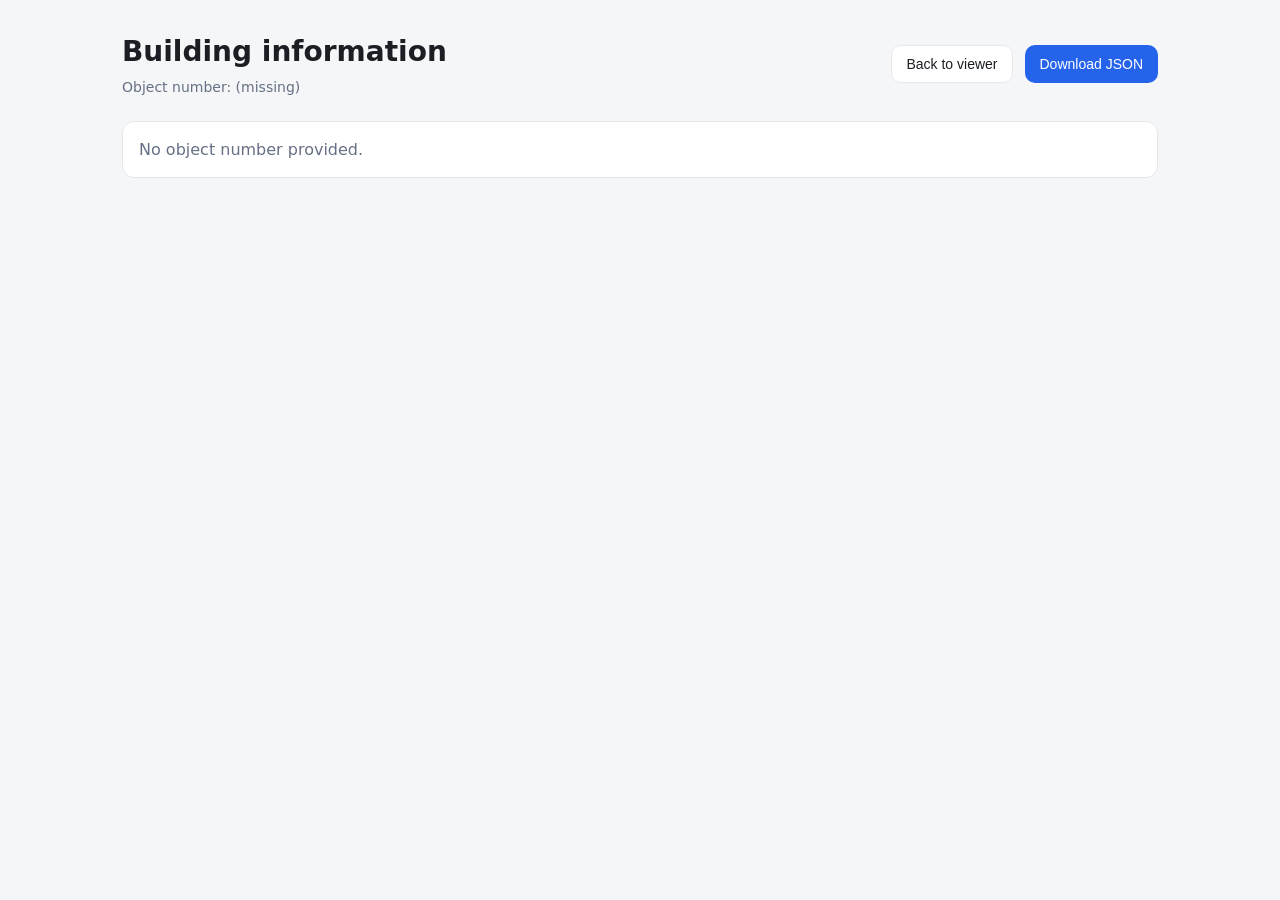
<file: building-information.html>
<!DOCTYPE html>
<html lang="en">
<head>
    <meta charset="UTF-8" />
    <meta name="viewport" content="width=device-width, initial-scale=1" />
    <title>Building information</title>
    <style>
        :root {
            --bg: #f5f6f8;
            --card: #ffffff;
            --text: #1b1f24;
            --muted: #667085;
            --accent: #2563eb;
            --border: #e5e7eb;
            --shadow: 0 6px 20px rgba(15, 23, 42, 0.08);
            --radius: 12px;
            --space: 8px;
        }

        * {
            box-sizing: border-box;
        }

        body {
            margin: 0;
            background: var(--bg);
            color: var(--text);
            font-family: "Inter", "SF Pro Text", "Segoe UI", system-ui, -apple-system, sans-serif;
            line-height: 1.45;
        }

        .page {
            max-width: 1100px;
            margin: 0 auto;
            padding: calc(var(--space) * 4);
        }

        .header {
            display: flex;
            gap: calc(var(--space) * 2);
            align-items: center;
            justify-content: space-between;
            flex-wrap: wrap;
            margin-bottom: calc(var(--space) * 3);
        }

        h1 {
            font-size: 28px;
            margin: 0 0 calc(var(--space) * 0.5) 0;
        }

        .subtitle {
            color: var(--muted);
            font-size: 14px;
        }

        .actions {
            display: flex;
            gap: calc(var(--space) * 1.5);
            flex-wrap: wrap;
        }

        .btn {
            padding: 10px 14px;
            border-radius: 10px;
            border: 1px solid var(--border);
            background: var(--card);
            color: var(--text);
            font-size: 14px;
            cursor: pointer;
            transition: transform 180ms ease, box-shadow 180ms ease, background 180ms ease;
        }

        .btn-primary {
            background: var(--accent);
            color: #fff;
            border-color: transparent;
        }

        .btn:hover {
            transform: translateY(-1px);
            box-shadow: var(--shadow);
        }

        .grid {
            display: grid;
            grid-template-columns: repeat(auto-fit, minmax(220px, 1fr));
            gap: calc(var(--space) * 2);
            margin-bottom: calc(var(--space) * 3);
        }

        .card {
            background: var(--card);
            border: 1px solid var(--border);
            border-radius: var(--radius);
            padding: calc(var(--space) * 2);
            box-shadow: var(--shadow);
        }

        .card h3 {
            margin: 0 0 calc(var(--space) * 0.5) 0;
            font-size: 14px;
            color: var(--muted);
            font-weight: 600;
            text-transform: uppercase;
            letter-spacing: 0.04em;
        }

        .card p {
            margin: 0;
            font-size: 18px;
            font-weight: 600;
        }

        .section-title {
            font-size: 18px;
            margin: 0 0 calc(var(--space) * 2) 0;
        }

        details {
            background: var(--card);
            border: 1px solid var(--border);
            border-radius: var(--radius);
            padding: calc(var(--space) * 2);
            margin-bottom: calc(var(--space) * 2);
        }

        summary {
            cursor: pointer;
            font-weight: 600;
        }

        table {
            width: 100%;
            border-collapse: collapse;
            margin-top: calc(var(--space) * 1.5);
        }

        th, td {
            text-align: left;
            padding: 6px 4px;
            border-bottom: 1px solid var(--border);
            font-size: 13px;
        }

        th {
            color: var(--muted);
            font-weight: 600;
        }

        .loading {
            display: flex;
            align-items: center;
            gap: 12px;
            padding: 16px;
            background: var(--card);
            border-radius: var(--radius);
            border: 1px solid var(--border);
        }

        .spinner {
            width: 18px;
            height: 18px;
            border: 2px solid var(--border);
            border-top-color: var(--accent);
            border-radius: 50%;
            animation: spin 0.8s linear infinite;
        }

        @keyframes spin {
            to { transform: rotate(360deg); }
        }

        .empty {
            padding: 16px;
            background: var(--card);
            border-radius: var(--radius);
            border: 1px solid var(--border);
            color: var(--muted);
        }

        @media (max-width: 640px) {
            .page {
                padding: calc(var(--space) * 2);
            }

            h1 {
                font-size: 22px;
            }
        }
    </style>
</head>
<body>
    <div class="page">
        <div class="header">
            <div>
                <h1>Building information</h1>
                <div class="subtitle" id="objectSubtitle">Object number: </div>
            </div>
            <div class="actions">
                <button class="btn" id="backBtn">Back to viewer</button>
                <button class="btn btn-primary" id="downloadBtn">Download JSON</button>
            </div>
        </div>

        <div id="loading" class="loading">
            <div class="spinner"></div>
            <div>Loading building data…</div>
        </div>

        <div id="content" style="display:none;">
            <h2 class="section-title">Key facts</h2>
            <div class="grid" id="factsGrid"></div>

            <h2 class="section-title">Property sets</h2>
            <div id="propertySets"></div>
        </div>

        <div id="emptyState" class="empty" style="display:none;"></div>
    </div>

    <script src="./ifc-storage.js"></script>
    <script src="./building-information.js" defer></script>
</body>
</html>
</file>
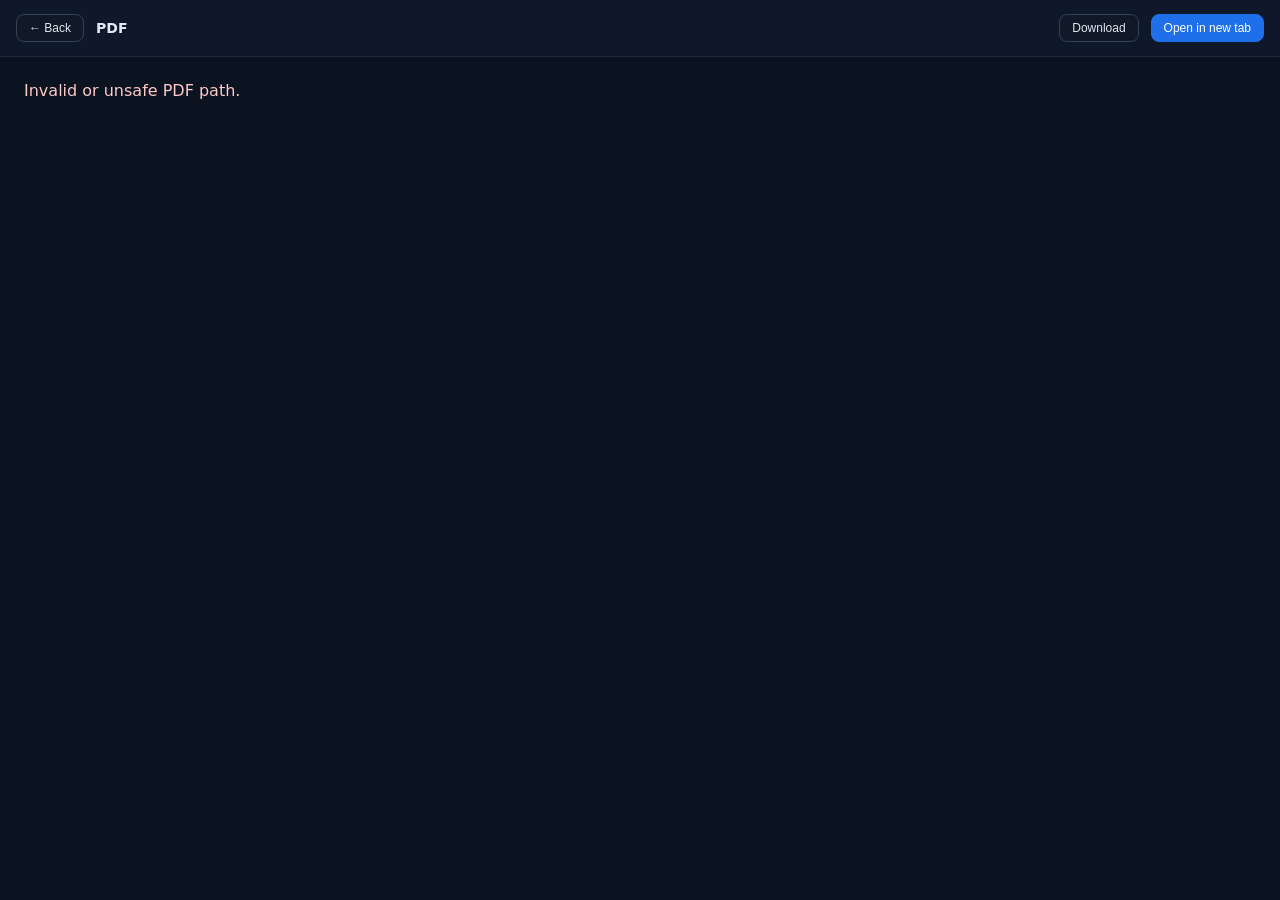
<file: pdf-viewer.html>
<!DOCTYPE html>
<html lang="en">
<head>
  <meta charset="UTF-8" />
  <meta name="viewport" content="width=device-width, initial-scale=1" />
  <title>PDF Viewer</title>
  <style>
    html, body { margin:0; padding:0; height:100%; width:100%; font-family: "Sora", system-ui, sans-serif; background:#0b1220; color:#e2e8f0; }
    .viewer-root { display:flex; flex-direction:column; height:100%; }
    .viewer-bar {
      height:56px; display:flex; align-items:center; gap:12px; padding:0 16px;
      background:#0f172a; border-bottom:1px solid #1f2937;
    }
    .viewer-title { flex:1; font-weight:600; font-size:14px; white-space:nowrap; overflow:hidden; text-overflow:ellipsis; }
    .btn {
      border:1px solid #334155; background:#111827; color:#e2e8f0; padding:6px 12px; border-radius:8px; cursor:pointer; font-size:12px;
    }
    .btn.primary { background:#1f6feb; border-color:#1f6feb; color:#fff; }
    .viewer-frame {
      flex:1; width:100%; border:0; background:#0b1220;
    }
    .viewer-error { padding:24px; color:#fecaca; }
  </style>
</head>
<body>
  <div class="viewer-root">
    <div class="viewer-bar">
      <button id="backBtn" class="btn">← Back</button>
      <div id="viewerTitle" class="viewer-title">PDF Viewer</div>
      <button id="downloadBtn" class="btn">Download</button>
      <button id="newTabBtn" class="btn primary">Open in new tab</button>
    </div>
    <iframe id="pdfFrame" class="viewer-frame" title="PDF"></iframe>
  </div>

  <script>
    const params = new URLSearchParams(window.location.search);
    const file = params.get("file") || "";
    const title = params.get("title") || file.split("/").pop() || "PDF";

    const isSafe = file.startsWith("./data/") || file.startsWith("data/") || file.startsWith("./data/") || file.startsWith("data/");
    const frame = document.getElementById("pdfFrame");
    const titleEl = document.getElementById("viewerTitle");
    const downloadBtn = document.getElementById("downloadBtn");
    const newTabBtn = document.getElementById("newTabBtn");

    titleEl.textContent = title;
    if (!file || !isSafe) {
      frame.replaceWith(Object.assign(document.createElement("div"), { className: "viewer-error", textContent: "Invalid or unsafe PDF path." }));
      downloadBtn.disabled = true;
      newTabBtn.disabled = true;
    } else {
      const src = `${file}#view=FitH`;
      frame.src = src;
      downloadBtn.addEventListener("click", () => { window.open(file, "_blank"); });
      newTabBtn.addEventListener("click", () => { window.open(file, "_blank"); });
    }

    document.getElementById("backBtn").addEventListener("click", () => {
      if (history.length > 1) history.back();
      else window.location.href = "./";
    });
  </script>
</body>
</html>
</file>
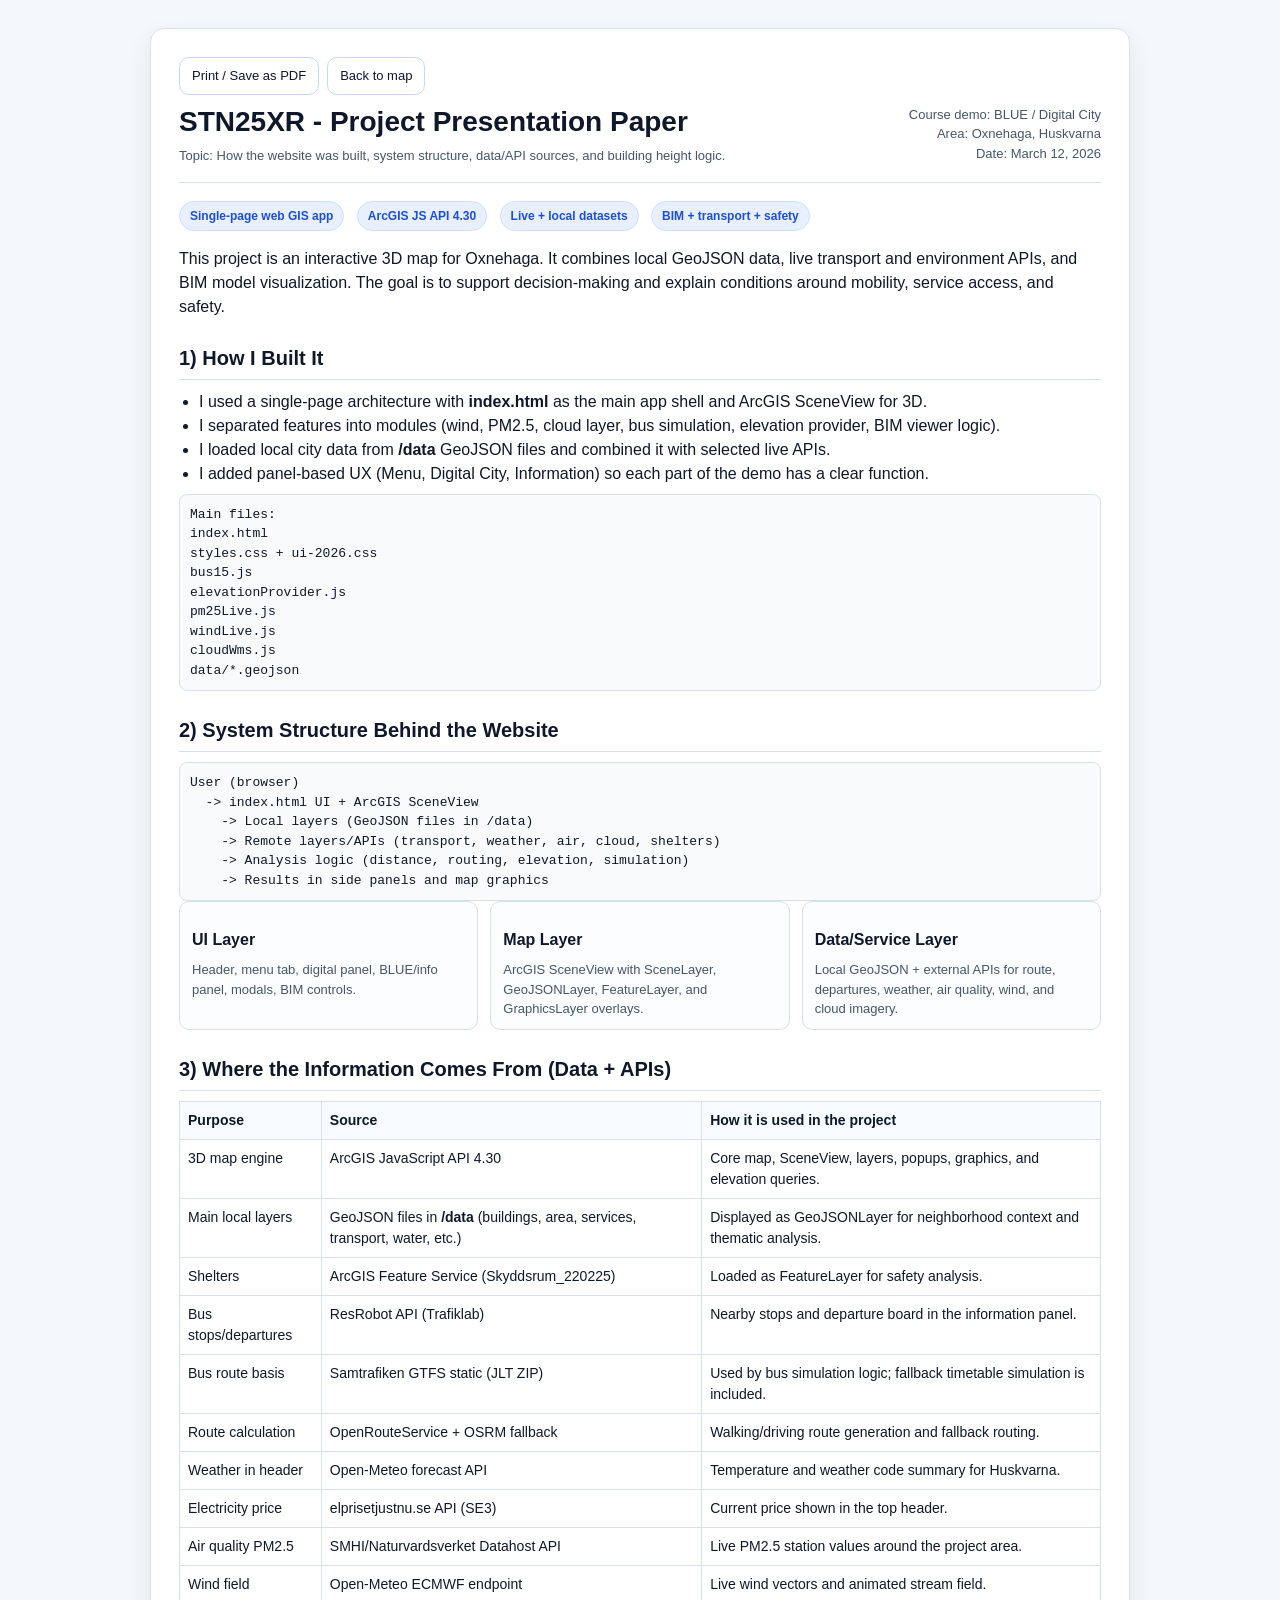
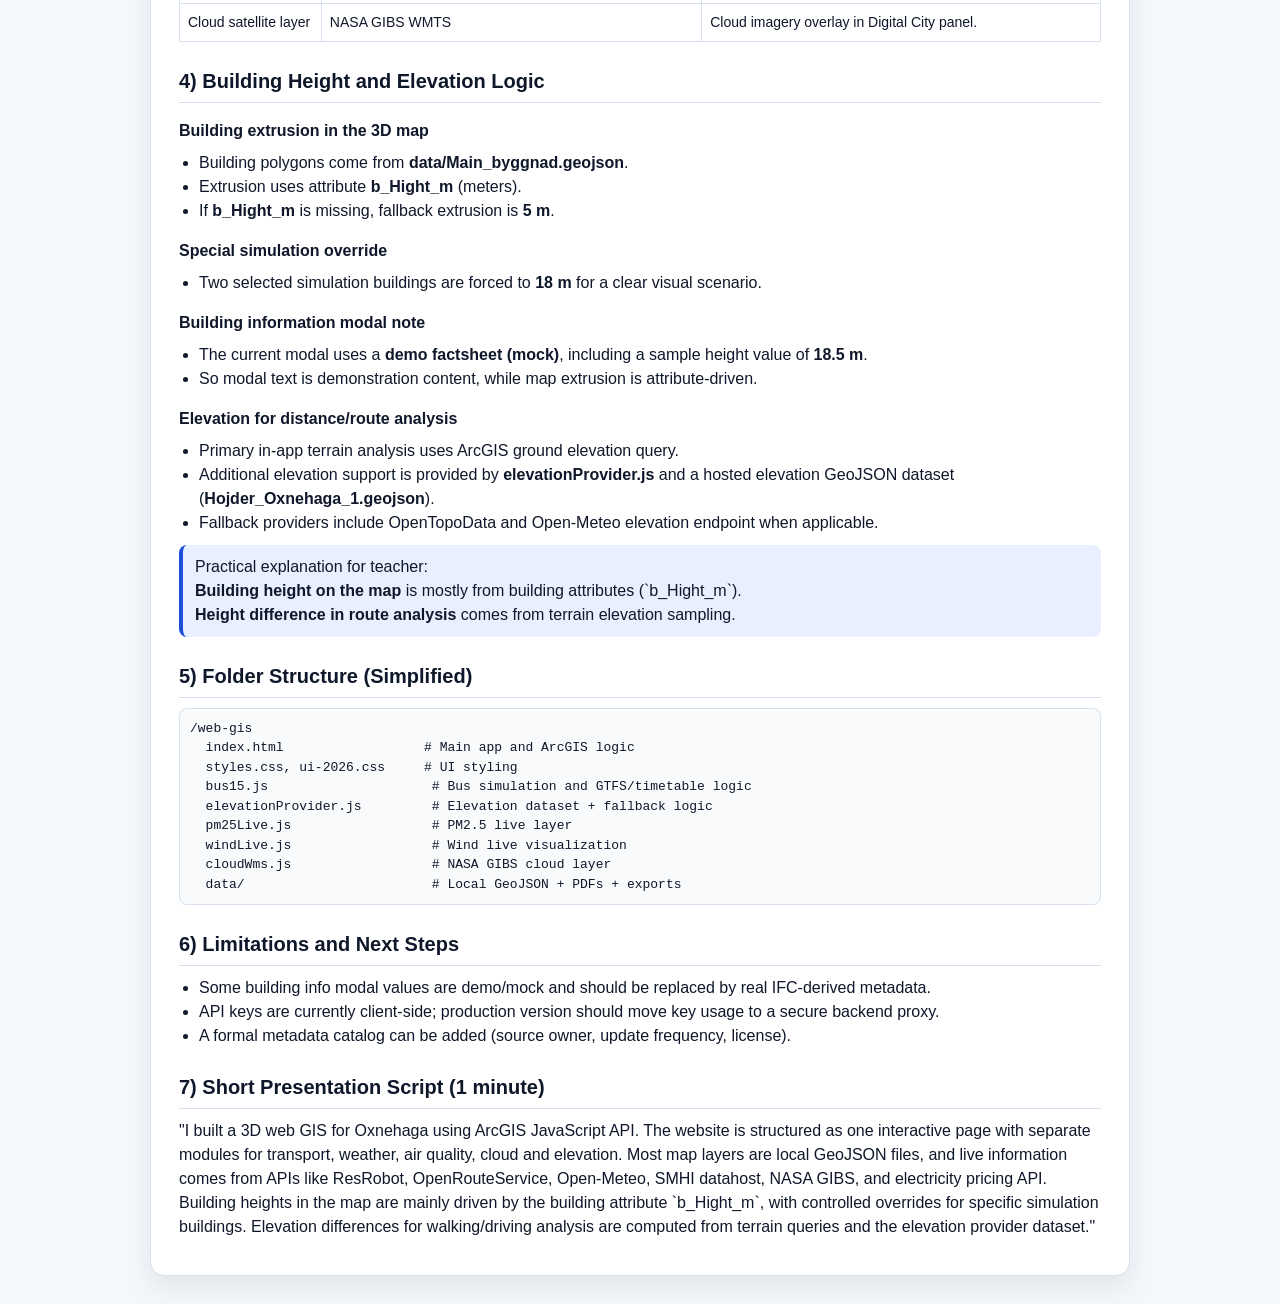
<file: presentation-paper.html>
<!DOCTYPE html>
<html lang="en">
<head>
  <meta charset="UTF-8" />
  <meta name="viewport" content="width=device-width, initial-scale=1" />
  <title>STN25XR - Project Presentation Paper</title>
  <style>
    :root {
      --bg: #f4f7fb;
      --paper: #ffffff;
      --line: #d7e0ee;
      --text: #0f172a;
      --muted: #475569;
      --accent: #1d4ed8;
      --accent-soft: #e8f0ff;
    }
    * { box-sizing: border-box; }
    body {
      margin: 0;
      font-family: "Segoe UI", "Helvetica Neue", Arial, sans-serif;
      color: var(--text);
      background: var(--bg);
      line-height: 1.5;
    }
    .page {
      max-width: 980px;
      margin: 28px auto;
      background: var(--paper);
      border: 1px solid var(--line);
      border-radius: 14px;
      padding: 28px;
      box-shadow: 0 12px 28px rgba(15, 23, 42, 0.08);
    }
    .header {
      display: flex;
      justify-content: space-between;
      gap: 12px;
      align-items: flex-start;
      border-bottom: 1px solid var(--line);
      padding-bottom: 16px;
      margin-bottom: 18px;
    }
    h1 {
      font-size: 28px;
      margin: 0 0 8px 0;
      line-height: 1.2;
    }
    h2 {
      font-size: 20px;
      margin: 24px 0 10px 0;
      padding-bottom: 6px;
      border-bottom: 1px solid var(--line);
    }
    h3 {
      font-size: 16px;
      margin: 16px 0 8px 0;
    }
    p { margin: 8px 0; }
    .meta {
      font-size: 13px;
      color: var(--muted);
      text-align: right;
    }
    .pill {
      display: inline-block;
      padding: 5px 10px;
      border-radius: 999px;
      background: var(--accent-soft);
      color: var(--accent);
      font-size: 12px;
      font-weight: 700;
      margin: 0 8px 8px 0;
      border: 1px solid #cfe0ff;
    }
    .grid {
      display: grid;
      grid-template-columns: repeat(auto-fit, minmax(220px, 1fr));
      gap: 12px;
    }
    .card {
      border: 1px solid var(--line);
      border-radius: 10px;
      padding: 10px 12px;
      background: #fcfdff;
    }
    .small {
      font-size: 13px;
      color: var(--muted);
    }
    table {
      width: 100%;
      border-collapse: collapse;
      margin-top: 8px;
      font-size: 14px;
    }
    th, td {
      border: 1px solid var(--line);
      padding: 8px;
      text-align: left;
      vertical-align: top;
    }
    th {
      background: #f8fbff;
      font-weight: 700;
    }
    ul {
      margin: 8px 0;
      padding-left: 20px;
    }
    .mono {
      font-family: ui-monospace, SFMono-Regular, Menlo, Consolas, monospace;
      font-size: 13px;
      background: #f8fafc;
      border: 1px solid var(--line);
      border-radius: 8px;
      padding: 10px;
      white-space: pre-wrap;
    }
    .btn-row {
      display: flex;
      gap: 8px;
      flex-wrap: wrap;
      margin-bottom: 10px;
    }
    .btn {
      border: 1px solid #c8d6f0;
      background: #fff;
      color: #0f172a;
      border-radius: 10px;
      padding: 8px 12px;
      font-size: 13px;
      text-decoration: none;
      cursor: pointer;
    }
    .btn:hover { background: #eef4ff; }
    .highlight {
      border-left: 4px solid var(--accent);
      background: var(--accent-soft);
      padding: 10px 12px;
      border-radius: 8px;
      margin: 10px 0;
    }
    @media print {
      body { background: #fff; }
      .page {
        margin: 0;
        border: 0;
        border-radius: 0;
        box-shadow: none;
      }
      .btn-row { display: none; }
      a { color: inherit; text-decoration: none; }
    }
  </style>
</head>
<body>
  <main class="page">
    <div class="btn-row">
      <button class="btn" type="button" onclick="window.print()">Print / Save as PDF</button>
      <a class="btn" href="./index.html">Back to map</a>
    </div>

    <header class="header">
      <div>
        <h1>STN25XR - Project Presentation Paper</h1>
        <div class="small">Topic: How the website was built, system structure, data/API sources, and building height logic.</div>
      </div>
      <div class="meta">
        Course demo: BLUE / Digital City<br />
        Area: Oxnehaga, Huskvarna<br />
        Date: March 12, 2026
      </div>
    </header>

    <section>
      <span class="pill">Single-page web GIS app</span>
      <span class="pill">ArcGIS JS API 4.30</span>
      <span class="pill">Live + local datasets</span>
      <span class="pill">BIM + transport + safety</span>
      <p>
        This project is an interactive 3D map for Oxnehaga. It combines local GeoJSON data, live transport and environment APIs, and BIM model visualization.
        The goal is to support decision-making and explain conditions around mobility, service access, and safety.
      </p>
    </section>

    <section>
      <h2>1) How I Built It</h2>
      <ul>
        <li>I used a single-page architecture with <strong>index.html</strong> as the main app shell and ArcGIS SceneView for 3D.</li>
        <li>I separated features into modules (wind, PM2.5, cloud layer, bus simulation, elevation provider, BIM viewer logic).</li>
        <li>I loaded local city data from <strong>/data</strong> GeoJSON files and combined it with selected live APIs.</li>
        <li>I added panel-based UX (Menu, Digital City, Information) so each part of the demo has a clear function.</li>
      </ul>
      <div class="mono">Main files:
index.html
styles.css + ui-2026.css
bus15.js
elevationProvider.js
pm25Live.js
windLive.js
cloudWms.js
data/*.geojson</div>
    </section>

    <section>
      <h2>2) System Structure Behind the Website</h2>
      <div class="mono">User (browser)
  -> index.html UI + ArcGIS SceneView
    -> Local layers (GeoJSON files in /data)
    -> Remote layers/APIs (transport, weather, air, cloud, shelters)
    -> Analysis logic (distance, routing, elevation, simulation)
    -> Results in side panels and map graphics</div>

      <div class="grid">
        <div class="card">
          <h3>UI Layer</h3>
          <div class="small">Header, menu tab, digital panel, BLUE/info panel, modals, BIM controls.</div>
        </div>
        <div class="card">
          <h3>Map Layer</h3>
          <div class="small">ArcGIS SceneView with SceneLayer, GeoJSONLayer, FeatureLayer, and GraphicsLayer overlays.</div>
        </div>
        <div class="card">
          <h3>Data/Service Layer</h3>
          <div class="small">Local GeoJSON + external APIs for route, departures, weather, air quality, wind, and cloud imagery.</div>
        </div>
      </div>
    </section>

    <section>
      <h2>3) Where the Information Comes From (Data + APIs)</h2>
      <table>
        <thead>
          <tr>
            <th>Purpose</th>
            <th>Source</th>
            <th>How it is used in the project</th>
          </tr>
        </thead>
        <tbody>
          <tr>
            <td>3D map engine</td>
            <td>ArcGIS JavaScript API 4.30</td>
            <td>Core map, SceneView, layers, popups, graphics, and elevation queries.</td>
          </tr>
          <tr>
            <td>Main local layers</td>
            <td>GeoJSON files in <strong>/data</strong> (buildings, area, services, transport, water, etc.)</td>
            <td>Displayed as GeoJSONLayer for neighborhood context and thematic analysis.</td>
          </tr>
          <tr>
            <td>Shelters</td>
            <td>ArcGIS Feature Service (Skyddsrum_220225)</td>
            <td>Loaded as FeatureLayer for safety analysis.</td>
          </tr>
          <tr>
            <td>Bus stops/departures</td>
            <td>ResRobot API (Trafiklab)</td>
            <td>Nearby stops and departure board in the information panel.</td>
          </tr>
          <tr>
            <td>Bus route basis</td>
            <td>Samtrafiken GTFS static (JLT ZIP)</td>
            <td>Used by bus simulation logic; fallback timetable simulation is included.</td>
          </tr>
          <tr>
            <td>Route calculation</td>
            <td>OpenRouteService + OSRM fallback</td>
            <td>Walking/driving route generation and fallback routing.</td>
          </tr>
          <tr>
            <td>Weather in header</td>
            <td>Open-Meteo forecast API</td>
            <td>Temperature and weather code summary for Huskvarna.</td>
          </tr>
          <tr>
            <td>Electricity price</td>
            <td>elprisetjustnu.se API (SE3)</td>
            <td>Current price shown in the top header.</td>
          </tr>
          <tr>
            <td>Air quality PM2.5</td>
            <td>SMHI/Naturvardsverket Datahost API</td>
            <td>Live PM2.5 station values around the project area.</td>
          </tr>
          <tr>
            <td>Wind field</td>
            <td>Open-Meteo ECMWF endpoint</td>
            <td>Live wind vectors and animated stream field.</td>
          </tr>
          <tr>
            <td>Cloud satellite layer</td>
            <td>NASA GIBS WMTS</td>
            <td>Cloud imagery overlay in Digital City panel.</td>
          </tr>
        </tbody>
      </table>
    </section>

    <section>
      <h2>4) Building Height and Elevation Logic</h2>
      <h3>Building extrusion in the 3D map</h3>
      <ul>
        <li>Building polygons come from <strong>data/Main_byggnad.geojson</strong>.</li>
        <li>Extrusion uses attribute <strong>b_Hight_m</strong> (meters).</li>
        <li>If <strong>b_Hight_m</strong> is missing, fallback extrusion is <strong>5 m</strong>.</li>
      </ul>

      <h3>Special simulation override</h3>
      <ul>
        <li>Two selected simulation buildings are forced to <strong>18 m</strong> for a clear visual scenario.</li>
      </ul>

      <h3>Building information modal note</h3>
      <ul>
        <li>The current modal uses a <strong>demo factsheet (mock)</strong>, including a sample height value of <strong>18.5 m</strong>.</li>
        <li>So modal text is demonstration content, while map extrusion is attribute-driven.</li>
      </ul>

      <h3>Elevation for distance/route analysis</h3>
      <ul>
        <li>Primary in-app terrain analysis uses ArcGIS ground elevation query.</li>
        <li>Additional elevation support is provided by <strong>elevationProvider.js</strong> and a hosted elevation GeoJSON dataset (<strong>Hojder_Oxnehaga_1.geojson</strong>).</li>
        <li>Fallback providers include OpenTopoData and Open-Meteo elevation endpoint when applicable.</li>
      </ul>

      <div class="highlight">
        Practical explanation for teacher: <br />
        <strong>Building height on the map</strong> is mostly from building attributes (`b_Hight_m`).<br />
        <strong>Height difference in route analysis</strong> comes from terrain elevation sampling.
      </div>
    </section>

    <section>
      <h2>5) Folder Structure (Simplified)</h2>
      <div class="mono">/web-gis
  index.html                  # Main app and ArcGIS logic
  styles.css, ui-2026.css     # UI styling
  bus15.js                     # Bus simulation and GTFS/timetable logic
  elevationProvider.js         # Elevation dataset + fallback logic
  pm25Live.js                  # PM2.5 live layer
  windLive.js                  # Wind live visualization
  cloudWms.js                  # NASA GIBS cloud layer
  data/                        # Local GeoJSON + PDFs + exports</div>
    </section>

    <section>
      <h2>6) Limitations and Next Steps</h2>
      <ul>
        <li>Some building info modal values are demo/mock and should be replaced by real IFC-derived metadata.</li>
        <li>API keys are currently client-side; production version should move key usage to a secure backend proxy.</li>
        <li>A formal metadata catalog can be added (source owner, update frequency, license).</li>
      </ul>
    </section>

    <section>
      <h2>7) Short Presentation Script (1 minute)</h2>
      <p>
        "I built a 3D web GIS for Oxnehaga using ArcGIS JavaScript API. The website is structured as one interactive page with separate modules for transport, weather, air quality, cloud and elevation.
        Most map layers are local GeoJSON files, and live information comes from APIs like ResRobot, OpenRouteService, Open-Meteo, SMHI datahost, NASA GIBS, and electricity pricing API.
        Building heights in the map are mainly driven by the building attribute `b_Hight_m`, with controlled overrides for specific simulation buildings.
        Elevation differences for walking/driving analysis are computed from terrain queries and the elevation provider dataset."
      </p>
    </section>
  </main>
</body>
</html>
</file>
<file: styles.css>
:root {
  --header-height: 110px;
  --el-bg: #0b1220;
  --el-panel: #0f172a;
  --el-panel-soft: #111b30;
  --el-text: #e2e8f0;
  --el-muted: #94a3b8;
  --el-accent: #2dd4bf;
  --el-accent-fill: rgba(45, 212, 191, 0.22);
  --el-line-2: #f59e0b;
  --el-border: #273449;
  --el-shadow: 0 16px 40px rgba(2, 6, 23, 0.55);
}

#iotContainer {
  position: fixed;
  inset: 0;
  display: none;
  align-items: center;
  justify-content: center;
  background: rgba(2, 6, 23, 0.52);
  backdrop-filter: blur(1px);
  z-index: 9999;
  font-family: inherit;
}

#bimModal {
  position: fixed;
  inset: 0;
  display: none;
  align-items: center;
  justify-content: center;
  background: rgba(2, 6, 23, 0.55);
  z-index: 9998;
  font-family: inherit;
}

#bimModal .bim-modal {
  width: min(1100px, 96vw);
  height: min(80vh, 780px);
  background: #0f172a;
  border: 1px solid #1e293b;
  border-radius: 16px;
  box-shadow: 0 16px 40px rgba(2, 6, 23, 0.45);
  display: flex;
  flex-direction: column;
  overflow: hidden;
}

/* Keep at least 1cm gap from the right frame edge */
/* Docked popup: keep 1cm from right edge and 30px below map top (header already above map) */
.esri-view .esri-popup--is-docked {
  right: 1cm !important;
  top: 30px !important;
  transform: none !important;
}

#bimModal .bim-header {
  display: flex;
  align-items: center;
  justify-content: space-between;
  padding: 10px 14px;
  color: #e2e8f0;
  background: #0b1220;
  border-bottom: 1px solid #1e293b;
  font-size: 14px;
}

#bimModal #bimClose {
  border: 1px solid #334155;
  background: transparent;
  color: #cbd5e1;
  padding: 6px 10px;
  border-radius: 8px;
  cursor: pointer;
}

#bimModal iframe {
  border: 0;
  width: 100%;
  height: 100%;
  background: #fff;
}

#bus15Widget {
  position: absolute;
  left: 290px;
  top: var(--header-height, 64px);
  z-index: 1002;
  pointer-events: none;
  padding: 6px 10px;
  background: rgba(255, 255, 255, 0.9);
  color: #0f172a;
  border-radius: 10px;
  font-size: 11px;
  border: 1px solid #e2e8f0;
  box-shadow: 0 6px 16px rgba(15, 23, 42, 0.12);
  max-width: 260px;
  line-height: 1.3;
  white-space: normal;
}

/* Force map to full size (override ui-2026 defaults) */
#sceneView {
  top: var(--header-height, 64px) !important;
  left: 56px !important;
  right: 0 !important;
  margin: 0 !important;
  border-radius: 0 !important;
  box-shadow: none !important;
  height: calc(100% - var(--header-height, 64px)) !important;
}

.wind-blue-tint {
  position: fixed;
  inset: var(--header-height, 64px) 0 0 0;
  background: rgba(0, 110, 175, 0.55);
  pointer-events: none;
  z-index: 300;
}

.hidden {
  display: none !important;
}

/* Hardening: ensure no scaling on map parents */
html, body, body.app {
  transform: none !important;
  zoom: 1;
}

/* Wider left panel + no inner horizontal scroll */
#sidebar {
  width: 440px !important;
  overflow-x: hidden;
}

/* Keep tab stable */
.panel-tab {
  background: #1f232b !important;
  color: #e2e8f0;
  border: 1px solid #1f232b;
  transition: none !important;
  transform: translateY(-50%) !important;
}

.panel-tab:hover,
.panel-tab:active,
.panel-tab:focus {
  background: #1f232b !important;
  color: #e2e8f0 !important;
  transform: translateY(-50%) !important;
  box-shadow: 0 10px 24px rgba(15, 23, 42, 0.25);
}

#leftTabDigital {
  background: #1f232b !important;
  color: #e2e8f0;
  border: 1px solid #1f232b;
}

#leftTabDigital:hover,
#leftTabDigital:active,
#leftTabDigital:focus {
  background: #1f232b !important;
  color: #e2e8f0 !important;
}

/* ===== Demo intro overlay ===== */
.login-overlay {
  position: fixed;
  inset: 0;
  background: #020617;
  display: flex;
  align-items: center;
  justify-content: center;
  z-index: 20000;
  overflow: hidden;
  transition: opacity 0.35s ease, background 0.35s ease;
}

.login-overlay::before,
.login-overlay::after {
  content: "";
  position: absolute;
  inset: 0;
  pointer-events: none;
  z-index: 1;
  transition: opacity 0.35s ease;
}

.login-overlay.is-video-phase::before {
  background: linear-gradient(to top, rgba(2, 6, 23, 0.86) 0%, rgba(2, 6, 23, 0.26) 45%, rgba(2, 6, 23, 0.65) 100%);
  opacity: 1;
}

.login-overlay.is-video-phase::after {
  opacity: 0;
}

.login-overlay.is-message-phase {
  background: rgba(15, 23, 42, 0.35);
  backdrop-filter: blur(2px);
}

.login-overlay.is-message-phase::before,
.login-overlay.is-message-phase::after {
  width: 42vmax;
  height: 42vmax;
  border-radius: 999px;
  inset: auto;
  filter: blur(24px);
  opacity: 0.28;
}

.login-overlay.is-message-phase::before {
  right: -12vmax;
  top: -14vmax;
  background: radial-gradient(circle at center, #38bdf8 0%, transparent 68%);
  animation: intro-blob-a 10s ease-in-out infinite;
}

.login-overlay.is-message-phase::after {
  left: -16vmax;
  bottom: -16vmax;
  background: radial-gradient(circle at center, #1d4ed8 0%, transparent 70%);
  animation: intro-blob-b 12s ease-in-out infinite;
}

.login-overlay.is-hidden {
  opacity: 0;
  pointer-events: none;
}

.login-overlay.is-exiting-corner {
  background: rgba(15, 23, 42, 0.06);
}

.login-card {
  position: relative;
  z-index: 1;
  width: 100%;
  height: 100%;
  transform: translateX(0) scale(1);
  opacity: 1;
  transition: transform 0.46s cubic-bezier(0.22, 0.78, 0.25, 1), opacity 0.32s ease;
}

.login-overlay.is-entering.is-message-phase .intro-content {
  animation: intro-card-enter 0.52s cubic-bezier(0.2, 0.8, 0.2, 1) both;
}

.login-overlay.is-exiting-corner .login-card {
  transform: translate(min(46vw, 620px), min(36vh, 380px)) scale(0.64) rotate(-7deg);
  opacity: 0;
}

.intro-content {
  position: absolute;
  left: 50%;
  top: 50%;
  transform: translate(-50%, -50%) scale(0.96);
  z-index: 2;
  width: min(420px, 92vw);
  background: linear-gradient(165deg, #ffffff 0%, #f8fbff 100%);
  border-radius: 18px;
  padding: 28px 26px;
  border: 1px solid rgba(148, 163, 184, 0.35);
  box-shadow: 0 28px 72px rgba(15, 23, 42, 0.28);
  display: flex;
  flex-direction: column;
  gap: 14px;
  opacity: 0;
  pointer-events: none;
  transition: transform 0.32s ease, opacity 0.32s ease;
}

.login-overlay.is-message-phase .intro-content {
  opacity: 1;
  pointer-events: auto;
  transform: translate(-50%, -50%) scale(1);
}

.login-overlay.is-exiting-corner .intro-content {
  transform: translate(-50%, -50%) translateY(26px) scale(0.92);
  opacity: 0;
}

.login-title {
  margin: 0 0 6px 0;
  font-size: 28px;
  font-weight: 700;
  color: #0f172a;
  text-align: center;
}

.intro-video {
  position: fixed;
  inset: 0;
  width: 100%;
  height: 100%;
  object-fit: cover;
  object-position: center;
  background: #0f172a;
  z-index: 0;
  transition: opacity 0.35s ease;
}

.intro-skip-btn {
  position: fixed;
  right: max(20px, env(safe-area-inset-right));
  bottom: max(18px, env(safe-area-inset-bottom));
  z-index: 3;
  border: 1px solid rgba(255, 255, 255, 0.65);
  border-radius: 999px;
  padding: 9px 14px;
  font-size: 13px;
  font-weight: 700;
  color: #f8fafc;
  background: rgba(15, 23, 42, 0.55);
  backdrop-filter: blur(6px);
  cursor: pointer;
  opacity: 0;
  pointer-events: none;
  transition: opacity 0.2s ease, transform 0.2s ease, background 0.2s ease;
}

.login-overlay.is-video-phase .intro-skip-btn {
  opacity: 1;
  pointer-events: auto;
}

.login-overlay.is-message-phase .intro-skip-btn,
.login-overlay.is-hidden .intro-skip-btn {
  opacity: 0;
  pointer-events: none;
  transform: translateY(6px);
}

.intro-skip-btn:hover,
.intro-skip-btn:focus-visible {
  background: rgba(15, 23, 42, 0.72);
  transform: translateY(-1px);
}

.login-overlay.is-message-phase .intro-video {
  opacity: 0;
  pointer-events: none;
}

.intro-car {
  width: 56px;
  height: 56px;
  border-radius: 50%;
  margin: 0 auto;
  display: grid;
  place-items: center;
  color: #0f172a;
  background: #dbeafe;
  border: 1px solid #bfdbfe;
  transition: transform 0.2s ease, box-shadow 0.2s ease;
}

.login-overlay.is-message-phase .intro-content:hover .intro-car {
  transform: translateY(-2px) scale(1.04);
  box-shadow: 0 8px 16px rgba(37, 99, 235, 0.22);
}

.intro-subtitle {
  margin: 0;
  font-size: 14px;
  color: #334155;
  text-align: center;
}

.intro-list {
  font-size: 13px;
  color: #0f172a;
  line-height: 1.4;
  display: grid;
  gap: 4px;
}

.login-overlay.is-entering.is-message-phase .intro-list > div {
  animation: intro-list-item 0.5s ease both;
}

.login-overlay.is-entering.is-message-phase .intro-list > div:nth-child(1) { animation-delay: 0.08s; }
.login-overlay.is-entering.is-message-phase .intro-list > div:nth-child(2) { animation-delay: 0.14s; }
.login-overlay.is-entering.is-message-phase .intro-list > div:nth-child(3) { animation-delay: 0.2s; }
.login-overlay.is-entering.is-message-phase .intro-list > div:nth-child(4) { animation-delay: 0.26s; }

.intro-note {
  margin: 0;
  font-size: 12px;
  color: #475569;
  text-align: center;
}

.intro-actions {
  display: grid;
  gap: 8px;
}

.login-field {
  display: flex;
  flex-direction: column;
  gap: 6px;
}

.login-field label {
  font-size: 13px;
  color: #475569;
  font-weight: 600;
}

.login-field input {
  border: 1px solid #cbd5e1;
  border-radius: 10px;
  padding: 10px 12px;
  font-size: 14px;
  outline: none;
  background: #f8fafc;
}

.login-field input:focus {
  border-color: #6366f1;
  background: #ffffff;
  box-shadow: 0 0 0 3px rgba(99, 102, 241, 0.15);
}

.login-btn {
  margin-top: 6px;
  border: 0;
  border-radius: 12px;
  padding: 12px 14px;
  font-size: 15px;
  font-weight: 700;
  color: #fff;
  cursor: pointer;
  background: linear-gradient(135deg, #2563eb 0%, #0ea5e9 100%);
  box-shadow: 0 12px 24px rgba(37, 99, 235, 0.34);
  transition: transform 0.2s ease, box-shadow 0.2s ease;
  position: relative;
  overflow: hidden;
}

.login-btn::after {
  content: "";
  position: absolute;
  inset: 0;
  transform: translateX(-120%);
  background: linear-gradient(100deg, transparent 10%, rgba(255, 255, 255, 0.3) 50%, transparent 90%);
  animation: intro-cta-sheen 3.2s ease-in-out infinite;
}

.login-btn:hover {
  transform: translateY(-1px);
  box-shadow: 0 18px 32px rgba(37, 99, 235, 0.4);
}

.intro-wow-btn {
  border: 1px solid #cbd5e1;
  border-radius: 12px;
  padding: 10px 12px;
  font-size: 13px;
  font-weight: 700;
  cursor: pointer;
  color: #0f172a;
  background: #ffffff;
  transition: transform 0.2s ease, border-color 0.2s ease, box-shadow 0.2s ease;
}

.intro-wow-btn:hover,
.intro-wow-btn:focus-visible {
  transform: translateY(-1px);
  border-color: #60a5fa;
  box-shadow: 0 10px 18px rgba(37, 99, 235, 0.16);
}

@media (max-width: 720px) {
  .intro-content {
    width: min(420px, 92vw);
    padding: 20px 16px;
    border-radius: 14px;
  }

  .intro-actions {
    grid-template-columns: 1fr;
  }

  .intro-skip-btn {
    right: 14px;
    bottom: 14px;
    padding: 8px 12px;
    font-size: 12px;
  }
}

.login-error {
  min-height: 18px;
  color: #dc2626;
  font-size: 12px;
}

.login-card.is-shake {
  animation: login-shake 0.3s ease;
}

@keyframes login-shake {
  0% { transform: translateX(0); }
  20% { transform: translateX(-6px); }
  40% { transform: translateX(6px); }
  60% { transform: translateX(-4px); }
  80% { transform: translateX(4px); }
  100% { transform: translateX(0); }
}

@keyframes intro-card-enter {
  0% {
    transform: translate(-50%, -50%) translateX(36px) scale(0.95);
    opacity: 0;
  }
  100% {
    transform: translate(-50%, -50%) translateX(0) scale(1);
    opacity: 1;
  }
}

@keyframes intro-list-item {
  0% {
    transform: translateX(10px);
    opacity: 0;
  }
  100% {
    transform: translateX(0);
    opacity: 1;
  }
}

@keyframes intro-blob-a {
  0%, 100% { transform: translate(0, 0); }
  50% { transform: translate(-16px, 18px); }
}

@keyframes intro-blob-b {
  0%, 100% { transform: translate(0, 0); }
  50% { transform: translate(20px, -14px); }
}

@keyframes intro-cta-sheen {
  0%, 70% { transform: translateX(-120%); }
  100% { transform: translateX(120%); }
}

/* ===== Sidebar logout ===== */
#sidebar {
  display: flex;
  flex-direction: column;
}

.sidebar-scroll {
  flex: 1 1 auto;
  overflow-y: auto;
  padding-right: 4px;
}

.sidebar-footer {
  flex: 0 0 auto;
  padding-top: 12px;
  border-top: 1px solid #2f3742;
  display: flex;
  flex-direction: column;
  gap: 8px;
}

.logout-btn {
  width: 70%;
  margin: 0 auto;
  border: 1px solid rgba(239, 68, 68, 0.5);
  border-radius: 10px;
  padding: 6px 10px;
  font-size: 12px;
  font-weight: 600;
  cursor: pointer;
  background: #ef4444;
  color: #fff;
}

.logout-btn:hover {
  background: #dc2626;
}

.demo-reset-btn {
  width: 70%;
  margin: 0 auto;
  border: 0;
  border-radius: 10px;
  padding: 6px 10px;
  font-size: 13px;
  font-weight: 700;
  cursor: pointer;
  background: transparent;
  color: var(--app-text, #101828);
  display: inline-flex;
  align-items: center;
  justify-content: center;
  gap: 6px;
}

.demo-reset-btn svg {
  width: 18px;
  height: 18px;
}

.demo-reset-btn:hover {
  text-decoration: underline;
}

.presentation-link-btn {
  width: 70%;
  margin: 0 auto;
  border: 1px solid rgba(103, 232, 249, 0.45);
  border-radius: 10px;
  padding: 8px 10px;
  font-size: 12px;
  font-weight: 700;
  background: #0b1220;
  color: #a5f3fc;
  text-decoration: none;
  text-align: center;
  display: block;
  cursor: pointer;
  letter-spacing: 0.04em;
  text-transform: uppercase;
}

.presentation-link-btn:hover {
  background: #083344;
}

.website-know-box {
  padding: 10px;
  border: 1px solid rgba(56, 189, 248, 0.35);
  border-radius: 10px;
  background: linear-gradient(135deg, rgba(6, 22, 43, 0.92), rgba(12, 36, 62, 0.82));
}

.website-know-box .muted {
  color: rgba(226, 232, 240, 0.92) !important;
}

.presentation-link-inline {
  display: inline-flex;
  align-items: center;
  justify-content: center;
  border: 1px solid rgba(103, 232, 249, 0.45);
  border-radius: 10px;
  padding: 8px 10px;
  background: #0b1220;
  color: #a5f3fc;
  font-size: 12px;
  font-weight: 700;
  text-decoration: none;
  cursor: pointer;
  letter-spacing: 0.04em;
  text-transform: uppercase;
}

.presentation-link-inline:hover {
  background: #083344;
}

/* ===== Retractable panels ===== */
#sidebar,
#info-panel {
  position: fixed;
  top: var(--header-height, 64px);
  bottom: 0;
  transition: transform 0.25s ease;
  z-index: 1000;
}

#sidebar {
  left: 56px;
  transform: translateX(-100%);
}

#info-panel {
  left: 56px;
  transform: translateX(-100%);
}

#sidebar.is-open {
  transform: translateX(0);
}

#info-panel.is-open {
  transform: translateX(0);
}

.left-rail {
  position: fixed;
  top: var(--header-height, 64px);
  bottom: 0;
  left: 0;
  width: 56px;
  background: #2b2b2b;
  border-right: 1px solid rgba(255,255,255,0.08);
  display: flex;
  flex-direction: column;
  justify-content: flex-start;
  align-items: center;
  padding: 32px 0;
  gap: 8px;
  overflow: hidden;
  z-index: 1100;
}
.left-rail .panel-tab {
  position: static !important;
  transform: none !important;
}
.left-rail #leftTabDigital { order: 1; }
.left-rail #rightTab { order: 2; }
.left-rail #leftTabShuttle { order: 3; }
.left-rail #leftTabMain {
  order: 99;
  margin-top: auto;
}
.panel-tab {
  position: static;
  transform: none;
  width: 40px;
  height: 40px;
  border: none;
  border-radius: 8px;
  background: #2f2f2f;
  color: #e2e8f0;
  font-size: 18px;
  cursor: pointer;
  z-index: 1100;
  display: flex;
  align-items: center;
  justify-content: center;
  padding: 0;
}
.panel-tab:hover,
.panel-tab:focus-visible {
  background: #3a3a3a;
  outline: 2px solid rgba(37, 99, 235, 0.5);
  outline-offset: 2px;
}
.panel-tab-left { left: 0; }
.panel-tab-right { right: 0; }

.panel-close {
  border: none;
  background: transparent;
  color: inherit;
  font-size: 14px;
  margin-left: 8px;
  cursor: pointer;
}

/* Digital panel + tabs */
#digitalPanel {
  position: fixed;
  top: var(--header-height, 64px);
  bottom: 0;
  left: 56px;
  width: 440px;
  background: var(--app-surface);
  color: var(--app-text);
  padding: var(--app-spacing-4);
  border-right: 1px solid var(--app-border);
  box-shadow: var(--app-shadow-sm);
  box-sizing: border-box;
  overflow: hidden;
  z-index: 1000;
  transform: translateX(-100%);
  transition: transform 0.25s ease;
  display: flex;
  flex-direction: column;
}

#digitalPanel h2 {
  font-size: 13px;
  letter-spacing: 0.08em;
  text-transform: uppercase;
  color: var(--app-text-muted);
  border-bottom: 1px solid var(--app-border);
  padding-bottom: var(--app-spacing-2);
}

#digitalPanel .sidebar-scroll {
  overflow-x: hidden;
}

#digitalPanel .sidebar-scroll button {
  font-size: 12px;
  padding: 6px 8px;
  line-height: 1.15;
}

.export-block {
  display: flex;
  flex-direction: column;
  gap: 6px;
  margin-top: 6px;
}

.export-row {
  display: flex;
  align-items: stretch;
  gap: 6px;
}

#digitalPanel .export-btn {
  width: 100%;
  text-align: left;
  background: #0f172a;
  color: #f8fafc;
  border: 1px solid #1f2937;
  border-radius: 10px;
  padding: 9px 10px;
  font-size: 12px;
  cursor: pointer;
}

#digitalPanel .export-row .export-btn {
  flex: 1;
  width: auto;
}

#digitalPanel .export-format {
  width: 92px;
  min-width: 92px;
  border: 1px solid #1f2937;
  border-radius: 10px;
  background: #0f172a;
  color: #f8fafc;
  font-size: 12px;
  padding: 9px 8px;
}

#digitalPanel .export-btn:hover {
  background: #111827;
}

.export-status {
  font-size: 11px;
  color: var(--app-text-muted);
}

.pm25-status {
  margin: 6px 0 2px 0;
  font-size: 11px;
  color: var(--app-text-muted);
}

#digitalPanel.is-open {
  transform: translateX(0);
}

.panel-tab-offset {
  top: calc(50% + 90px);
}
.panel-tab-offset-2 {
  top: calc(50% - 90px);
}

/* ArcGIS-style panel surface */
#sidebar,
#info-panel,
#digitalPanel {
  background: #ffffff;
  border-right: 1px solid #e5e7eb;
  box-shadow: 0 8px 24px rgba(15, 23, 42, 0.08);
}
#sidebar h2,
#info-panel h2,
#digitalPanel h2 {
  font-size: 18px;
  letter-spacing: 0;
  text-transform: none;
  color: #111827;
  border-bottom: 1px solid #e5e7eb;
  padding-bottom: 10px;
}
.sidebar-scroll {
  color: #111827;
}

@media (max-width: 900px) {
  #sceneView { left: 0 !important; }
}

/* Simulation time bar */
.sim-time-bar {
  position: fixed;
  left: 50%;
  bottom: 16px;
  transform: translateX(-50%);
  width: min(900px, calc(100vw - 40px));
  background: rgba(15, 23, 42, 0.85);
  color: #e2e8f0;
  padding: 10px 12px;
  border-radius: 14px;
  display: flex;
  align-items: center;
  gap: 10px;
  z-index: 1500;
  box-shadow: 0 12px 30px rgba(0, 0, 0, 0.25);
}

.sim-time-label {
  font-size: 12px;
  text-transform: uppercase;
  letter-spacing: 0.08em;
  color: #94a3b8;
}

.sim-time-value {
  font-weight: 600;
  min-width: 140px;
  font-size: 13px;
}

.sim-time-slider {
  flex: 1;
}

.sim-info-btn {
  border: 1px solid #334155;
  background: #0f172a;
  color: #e2e8f0;
  padding: 6px 10px;
  border-radius: 8px;
  cursor: pointer;
  font-size: 12px;
}

.sim-info-btn:disabled {
  opacity: 0.4;
  cursor: not-allowed;
}

.sim-btn {
  border: 1px solid #334155;
  background: #0f172a;
  color: #e2e8f0;
  padding: 6px 10px;
  border-radius: 8px;
  cursor: pointer;
  font-size: 12px;
}

.sim-speed {
  display: flex;
  gap: 6px;
}

.sim-speed-btn {
  border: 1px solid #334155;
  background: #0f172a;
  color: #e2e8f0;
  padding: 6px 8px;
  border-radius: 8px;
  cursor: pointer;
  font-size: 12px;
}

.sim-speed-btn.is-active {
  background: #1f6feb;
  border-color: #1f6feb;
  color: #fff;
}

#alarmModal {
  position: fixed;
  inset: 0;
  display: none;
  align-items: center;
  justify-content: center;
  background: rgba(2, 6, 23, 0.55);
  z-index: 10000;
  font-family: inherit;
}

#alarmModal .alarm-modal {
  width: min(420px, 90vw);
  background: #0f172a;
  border: 1px solid #2b3448;
  border-radius: 14px;
  box-shadow: 0 20px 50px rgba(2, 6, 23, 0.55);
  color: #e2e8f0;
  overflow: hidden;
}

#alarmModal .alarm-header {
  display: flex;
  align-items: center;
  justify-content: space-between;
  padding: 12px 14px;
  background: #3b0d0f;
  border-bottom: 1px solid #4b1b1b;
}

#alarmModal .alarm-title {
  font-weight: 700;
  letter-spacing: 0.02em;
  color: #fecaca;
}

#alarmModal #alarmClose {
  border: none;
  background: transparent;
  color: #fecaca;
  font-size: 16px;
  cursor: pointer;
}

#alarmModal .alarm-body {
  padding: 16px 14px 6px;
  font-size: 14px;
  line-height: 1.4;
}

#alarmModal .alarm-message {
  color: #f8fafc;
}

#alarmModal .alarm-actions {
  padding: 10px 14px 14px;
  display: flex;
  justify-content: flex-end;
}

#alarmModal #alarmAcknowledge {
  border: none;
  background: #ef4444;
  color: #fff;
  padding: 8px 14px;
  border-radius: 10px;
  cursor: pointer;
  font-size: 13px;
}

#alarmModal #alarmGoIncident {
  border: none;
  background: #ef4444;
  color: #fff;
  padding: 8px 14px;
  border-radius: 10px;
  cursor: pointer;
  font-size: 13px;
}

#shuttleModal {
  position: fixed;
  inset: 0;
  display: none;
  align-items: center;
  justify-content: center;
  background: rgba(2, 6, 23, 0.55);
  z-index: 10000;
  font-family: inherit;
}

#shuttleModal .alarm-modal {
  width: min(420px, 90vw);
  background: #0f172a;
  border: 1px solid #2b3448;
  border-radius: 14px;
  box-shadow: 0 20px 50px rgba(2, 6, 23, 0.55);
  color: #e2e8f0;
  overflow: hidden;
}

#shuttleModal .alarm-header {
  display: flex;
  align-items: center;
  justify-content: space-between;
  padding: 12px 14px;
  background: #0f2a3d;
  border-bottom: 1px solid #1f3b4f;
}

#shuttleModal .alarm-title {
  font-weight: 700;
  letter-spacing: 0.02em;
  color: #bfdbfe;
}

#shuttleModal #shuttleClose {
  border: none;
  background: transparent;
  color: #bfdbfe;
  font-size: 16px;
  cursor: pointer;
}

#shuttleModal .alarm-body {
  padding: 16px 14px 16px;
  font-size: 14px;
  line-height: 1.4;
}

#shuttleModal .alarm-message {
  color: #f8fafc;
  white-space: normal;
}

#shuttleModal .shuttle-line {
  margin: 0 0 6px 0;
  font-size: 15px;
}

#shuttleModal .shuttle-meta {
  margin-top: 10px;
  padding: 10px 12px;
  background: rgba(15, 23, 42, 0.6);
  border: 1px solid rgba(148, 163, 184, 0.25);
  border-radius: 10px;
  font-family: ui-monospace, SFMono-Regular, Menlo, Monaco, Consolas, "Liberation Mono", "Courier New", monospace;
  font-size: 13px;
  line-height: 1.45;
  color: #e2e8f0;
}

#shuttleModal .alarm-actions {
  padding: 10px 14px 14px;
  display: flex;
  justify-content: space-between;
  gap: 10px;
}

#shuttleModal #shuttleOpenDashboard {
  border: 1px solid rgba(56, 189, 248, 0.35);
  background: rgba(14, 165, 233, 0.16);
  color: #e0f2fe;
  padding: 8px 14px;
  border-radius: 10px;
  cursor: pointer;
  font-size: 13px;
  font-weight: 600;
}

#shuttleModal #shuttleOpenDashboard:hover {
  background: rgba(14, 165, 233, 0.26);
}

#shuttleModal #shuttleCancel {
  border: 1px solid rgba(15, 23, 42, 0.12);
  background: #ffffff;
  color: #0f172a;
  padding: 8px 14px;
  border-radius: 10px;
  cursor: pointer;
  font-size: 13px;
}

#shuttleModal #shuttleCancel:hover {
  background: #f1f5f9;
}

body.shuttle-dashboard-open {
  overflow: hidden;
}

.shuttle-dashboard {
  position: fixed;
  inset: 0;
  display: none;
  align-items: stretch;
  justify-content: stretch;
  background: radial-gradient(circle at 10% 10%, rgba(56, 189, 248, 0.18), transparent 45%),
    radial-gradient(circle at 85% 20%, rgba(34, 197, 94, 0.16), transparent 40%),
    linear-gradient(135deg, #050b16 0%, #0b1a2a 45%, #07111e 100%);
  z-index: 20000;
  color: #e2e8f0;
  font-family: "IBM Plex Sans", "Segoe UI", system-ui, -apple-system, sans-serif;
}

.shuttle-dashboard__surface {
  width: 100%;
  height: 100%;
  padding: 22px 28px 28px;
  display: flex;
  flex-direction: column;
  gap: 18px;
  box-sizing: border-box;
  animation: dashIn 0.35s ease both;
}

@keyframes dashIn {
  from { opacity: 0; transform: translateY(6px); }
  to { opacity: 1; transform: translateY(0); }
}

.shuttle-dashboard__header {
  display: flex;
  align-items: flex-start;
  justify-content: space-between;
  gap: 16px;
  padding: 8px 10px;
}

.shuttle-dashboard__badge {
  display: inline-flex;
  align-items: center;
  gap: 8px;
  text-transform: uppercase;
  letter-spacing: 0.18em;
  font-size: 11px;
  color: rgba(148, 163, 184, 0.9);
}

.shuttle-dashboard__title h2 {
  margin: 6px 0 4px;
  font-size: 24px;
  font-weight: 700;
  letter-spacing: 0.02em;
  color: #f8fafc;
}

.shuttle-dashboard__subtitle {
  font-size: 13px;
  color: #94a3b8;
}

.shuttle-dashboard__meta {
  display: flex;
  align-items: center;
  gap: 10px;
  flex-wrap: wrap;
  justify-content: flex-end;
}

.dash-pill {
  border: 1px solid rgba(148, 163, 184, 0.25);
  background: rgba(15, 23, 42, 0.6);
  padding: 6px 10px;
  border-radius: 999px;
  font-size: 12px;
  color: #cbd5f5;
}

.dash-pill-live {
  color: #0f172a;
  background: linear-gradient(135deg, #22c55e, #4ade80);
  border: none;
  font-weight: 700;
}

.dash-close {
  border: none;
  background: rgba(248, 250, 252, 0.12);
  color: #e2e8f0;
  font-size: 16px;
  width: 34px;
  height: 34px;
  border-radius: 10px;
  cursor: pointer;
}

.dash-close:hover {
  background: rgba(148, 163, 184, 0.25);
}

.shuttle-dashboard__grid {
  display: grid;
  grid-template-columns: repeat(12, minmax(0, 1fr));
  gap: 14px;
  width: 100%;
  flex: 1;
  overflow: auto;
  padding: 2px 4px 8px;
}

.dash-card {
  background: rgba(15, 23, 42, 0.72);
  border: 1px solid rgba(148, 163, 184, 0.18);
  border-radius: 16px;
  padding: 14px 16px;
  box-shadow: 0 20px 40px rgba(2, 6, 23, 0.4);
  display: flex;
  flex-direction: column;
  gap: 8px;
}

.dash-span-3 { grid-column: span 3; }
.dash-span-4 { grid-column: span 4; }
.dash-span-6 { grid-column: span 6; }
.dash-span-12 { grid-column: span 12; }

.dash-label {
  font-size: 12px;
  text-transform: uppercase;
  letter-spacing: 0.12em;
  color: #94a3b8;
}

.dash-value {
  font-size: 28px;
  font-weight: 700;
  color: #f8fafc;
}

.dash-value span {
  font-size: 14px;
  color: #94a3b8;
  margin-left: 6px;
  font-weight: 500;
}

.dash-positive {
  color: #34d399;
}

.dash-foot {
  font-size: 12px;
  color: #94a3b8;
}

.dash-stars {
  font-size: 20px;
  letter-spacing: 0.14em;
  color: #facc15;
  text-shadow: 0 0 14px rgba(250, 204, 21, 0.25);
}

.battery-meter {
  position: relative;
  height: 34px;
  border-radius: 10px;
  border: 1px solid rgba(148, 163, 184, 0.3);
  background: rgba(2, 6, 23, 0.5);
  overflow: hidden;
  display: flex;
  align-items: center;
  padding: 6px 14px;
}

.battery-fill {
  position: absolute;
  top: 4px;
  bottom: 4px;
  left: 4px;
  border-radius: 8px;
  background: linear-gradient(90deg, #22c55e, #38bdf8);
  box-shadow: inset 0 0 18px rgba(15, 23, 42, 0.4);
}

.battery-cap {
  position: absolute;
  right: 6px;
  top: 10px;
  width: 8px;
  height: 14px;
  border-radius: 3px;
  background: rgba(148, 163, 184, 0.4);
}

.battery-text {
  position: relative;
  z-index: 1;
  font-size: 13px;
  font-weight: 700;
  color: #0f172a;
  text-shadow: 0 1px 0 rgba(255, 255, 255, 0.35);
  margin-left: auto;
}

.dash-progress {
  height: 8px;
  border-radius: 999px;
  background: rgba(148, 163, 184, 0.2);
  overflow: hidden;
}

.dash-progress-bar {
  height: 100%;
  border-radius: 999px;
  background: linear-gradient(90deg, #38bdf8, #6366f1);
}

.dash-speed-row {
  display: flex;
  align-items: baseline;
  justify-content: space-between;
  gap: 12px;
}

.dash-speed-display {
  font-size: 22px;
  font-weight: 700;
  color: #c4b5fd;
  letter-spacing: 0.01em;
}

.dash-temp-track {
  height: 8px;
  border-radius: 999px;
  background: rgba(148, 163, 184, 0.2);
  overflow: hidden;
}

.dash-temp-fill {
  height: 100%;
  border-radius: 999px;
  background: linear-gradient(90deg, #38bdf8, #f59e0b, #ef4444);
  transition: width 0.45s ease;
}

.dash-title {
  font-size: 14px;
  font-weight: 600;
  color: #e2e8f0;
}

.dash-chart {
  margin-top: 8px;
  height: 140px;
  display: flex;
  align-items: flex-end;
  gap: 10px;
}

.dash-chart.bars {
  height: 160px;
  align-items: flex-end;
}

.dash-chart .bar {
  flex: 1;
  background: linear-gradient(180deg, #38bdf8 0%, #1e3a8a 100%);
  border-radius: 8px 8px 4px 4px;
  position: relative;
  min-height: 16px;
}

.dash-chart .bar span {
  position: absolute;
  top: -20px;
  left: 50%;
  transform: translateX(-50%);
  font-size: 11px;
  color: #94a3b8;
}

.dash-axis {
  display: grid;
  grid-template-columns: repeat(8, 1fr);
  gap: 10px;
  font-size: 11px;
  color: #64748b;
  margin-top: 6px;
}

.dash-legend {
  display: flex;
  align-items: center;
  gap: 16px;
  font-size: 12px;
  color: #94a3b8;
}

.dash-mini-map-card {
  gap: 10px;
}

.dash-mini-map-wrap {
  position: relative;
  min-height: 220px;
  border-radius: 12px;
  border: 1px solid rgba(148, 163, 184, 0.25);
  background: linear-gradient(180deg, rgba(8, 20, 36, 0.9) 0%, rgba(5, 12, 24, 0.95) 100%);
  overflow: hidden;
}

.dash-mini-map-canvas {
  display: block;
  width: 100%;
  height: 100%;
}

.legend-dot {
  width: 10px;
  height: 10px;
  display: inline-block;
  border-radius: 50%;
  margin-right: 6px;
}

.legend-dot.energy { background: #38bdf8; }
.legend-dot.co2 { background: #34d399; }

@media (max-width: 1100px) {
  .dash-span-3 { grid-column: span 6; }
  .dash-span-4 { grid-column: span 6; }
  .dash-span-6 { grid-column: span 12; }
}

@media (max-width: 720px) {
  .shuttle-dashboard__surface {
    padding: 18px 16px 20px;
  }
  .shuttle-dashboard__header {
    flex-direction: column;
    align-items: flex-start;
  }
  .dash-span-3,
  .dash-span-4,
  .dash-span-6 {
    grid-column: span 12;
  }
}

#incidentModal {
  position: fixed;
  inset: 0;
  display: none;
  align-items: center;
  justify-content: center;
  background: rgba(2, 6, 23, 0.35);
  z-index: 10001;
  font-family: inherit;
}

#incidentModal .incident-modal {
  width: min(480px, 92vw);
  background: #0b1220;
  border: 1px solid #24324a;
  border-radius: 14px;
  box-shadow: 0 20px 50px rgba(2, 6, 23, 0.55);
  color: #e2e8f0;
  overflow: hidden;
  transform: translateY(8px);
}

#incidentModal .incident-header {
  display: flex;
  align-items: center;
  justify-content: space-between;
  padding: 12px 14px;
  background: #111827;
  border-bottom: 1px solid #1f2937;
}

#incidentModal .incident-title {
  font-weight: 700;
  letter-spacing: 0.02em;
  color: #93c5fd;
}

#incidentModal #incidentClose {
  border: none;
  background: transparent;
  color: #cbd5e1;
  font-size: 16px;
  cursor: pointer;
}

#incidentModal .incident-body {
  padding: 14px;
  font-size: 13px;
  line-height: 1.5;
  max-height: min(60vh, 520px);
  overflow: auto;
}

#incidentModal .incident-eta {
  font-weight: 600;
  color: #fecaca;
  margin-bottom: 8px;
}

#incidentModal .incident-text {
  white-space: pre-line;
  color: #e2e8f0;
}

#incidentModal .incident-status {
  margin-top: 10px;
  color: #94a3b8;
}

#incidentModal .incident-actions {
  padding: 10px 14px 14px;
  display: flex;
  justify-content: flex-end;
  gap: 8px;
}

#incidentModal #incidentRoute {
  border: 1px solid #334155;
  background: #0f172a;
  color: #e2e8f0;
  padding: 8px 14px;
  border-radius: 10px;
  cursor: pointer;
  font-size: 13px;
}

#routeColorModal {
  position: fixed;
  inset: 0;
  display: none;
  align-items: center;
  justify-content: center;
  background: rgba(2, 6, 23, 0.35);
  z-index: 10002;
  font-family: inherit;
}

#routeColorModal .route-color-modal {
  width: min(360px, 90vw);
  background: #0b1220;
  border: 1px solid #24324a;
  border-radius: 14px;
  box-shadow: 0 20px 50px rgba(2, 6, 23, 0.55);
  color: #e2e8f0;
  overflow: hidden;
}

#routeColorModal .route-color-header {
  display: flex;
  align-items: center;
  justify-content: space-between;
  padding: 12px 14px;
  background: #111827;
  border-bottom: 1px solid #1f2937;
}

#routeColorModal .route-color-title {
  font-weight: 700;
  letter-spacing: 0.02em;
  color: #93c5fd;
}

#routeColorModal #routeColorClose {
  border: none;
  background: transparent;
  color: #cbd5e1;
  font-size: 16px;
  cursor: pointer;
}

#routeColorModal .route-color-body {
  padding: 12px 14px 16px;
  font-size: 13px;
  line-height: 1.5;
  display: grid;
  gap: 6px;
}

#incidentModal #incidentRouteClear {
  border: 1px solid #334155;
  background: transparent;
  color: #cbd5e1;
  padding: 8px 14px;
  border-radius: 10px;
  cursor: pointer;
  font-size: 13px;
}

#incidentModal #incidentAcknowledge {
  border: 1px solid #334155;
  background: #1f2937;
  color: #e2e8f0;
  padding: 8px 14px;
  border-radius: 10px;
  cursor: pointer;
  font-size: 13px;
}

#captainLogModal {
  position: fixed;
  inset: 0;
  display: none;
  align-items: center;
  justify-content: center;
  background: radial-gradient(circle at 20% 20%, rgba(28, 78, 216, 0.18), rgba(2, 6, 23, 0.86) 55%, rgba(2, 6, 23, 0.94));
  z-index: 10005;
  font-family: "Sora", "Segoe UI", sans-serif;
}

#captainLogModal .captain-log-window {
  width: min(860px, 94vw);
  max-height: min(88vh, 860px);
  background: linear-gradient(160deg, rgba(7, 17, 35, 0.96), rgba(4, 12, 28, 0.98));
  border: 1px solid rgba(56, 189, 248, 0.38);
  border-radius: 16px;
  box-shadow: 0 24px 65px rgba(2, 6, 23, 0.72), inset 0 0 0 1px rgba(56, 189, 248, 0.12);
  color: #dbeafe;
  overflow: hidden;
  display: flex;
  flex-direction: column;
  position: relative;
}

#captainLogModal .captain-log-window::before {
  content: "";
  position: absolute;
  inset: 0;
  pointer-events: none;
  background: repeating-linear-gradient(
    to bottom,
    rgba(148, 163, 184, 0.04) 0px,
    rgba(148, 163, 184, 0.04) 1px,
    transparent 1px,
    transparent 4px
  );
}

#captainLogModal .captain-log-header {
  display: flex;
  align-items: flex-start;
  justify-content: space-between;
  gap: 12px;
  padding: 16px 18px 12px;
  background: linear-gradient(180deg, rgba(15, 23, 42, 0.92), rgba(15, 23, 42, 0.5));
  border-bottom: 1px solid rgba(56, 189, 248, 0.32);
}

#captainLogModal .captain-log-title {
  font-size: 18px;
  font-weight: 700;
  letter-spacing: 0.08em;
  text-transform: uppercase;
  color: #67e8f9;
}

#captainLogModal .captain-log-subtitle {
  font-size: 12px;
  color: rgba(186, 230, 253, 0.86);
  margin-top: 4px;
  letter-spacing: 0.02em;
}

#captainLogModal #captainLogClose {
  border: 1px solid rgba(103, 232, 249, 0.38);
  background: rgba(15, 23, 42, 0.75);
  color: #bae6fd;
  font-size: 15px;
  line-height: 1;
  border-radius: 10px;
  padding: 8px 10px;
  cursor: pointer;
}

#captainLogModal #captainLogClose:hover {
  background: rgba(8, 47, 73, 0.9);
}

#captainLogModal .captain-log-meta {
  display: flex;
  gap: 8px;
  flex-wrap: wrap;
  padding: 10px 18px 8px;
  border-bottom: 1px solid rgba(56, 189, 248, 0.24);
}

#captainLogModal .captain-log-meta span {
  border: 1px solid rgba(56, 189, 248, 0.32);
  border-radius: 999px;
  padding: 4px 9px;
  font-size: 11px;
  color: #a5f3fc;
  background: rgba(8, 47, 73, 0.28);
}

#captainLogModal .captain-log-body {
  padding: 14px 18px 20px;
  overflow: auto;
  display: grid;
  gap: 12px;
}

#captainLogModal .captain-log-entry {
  border: 1px solid rgba(56, 189, 248, 0.26);
  border-radius: 12px;
  background: rgba(15, 23, 42, 0.56);
  padding: 12px;
}

#captainLogModal .captain-log-hero {
  display: grid;
  grid-template-columns: 88px 1fr;
  gap: 12px;
  align-items: start;
}

#captainLogModal .captain-log-avatar {
  width: 88px;
  height: 88px;
  border-radius: 12px;
  object-fit: cover;
  border: 1px solid rgba(103, 232, 249, 0.45);
  background: rgba(8, 47, 73, 0.35);
  box-shadow: 0 8px 24px rgba(2, 6, 23, 0.55);
}

#captainLogModal .captain-log-entry h3 {
  margin: 0 0 8px 0;
  color: #67e8f9;
  font-size: 13px;
  letter-spacing: 0.07em;
  text-transform: uppercase;
}

#captainLogModal .captain-log-entry p,
#captainLogModal .captain-log-entry ul {
  margin: 0;
  color: #e2e8f0;
  font-size: 13px;
  line-height: 1.55;
}

#captainLogModal .captain-log-paragraph {
  margin: 0 0 9px 0;
}

#captainLogModal .captain-log-step {
  margin: 0 0 7px 0;
  color: #dbeafe;
}

#captainLogModal .captain-log-entry ul {
  padding-left: 18px;
}

#captainLogModal .captain-log-entry li {
  margin: 4px 0;
}

#captainLogModal .captain-log-api-list a {
  color: #67e8f9;
  text-decoration: none;
  word-break: break-all;
}

#captainLogModal .captain-log-api-list a:hover {
  text-decoration: underline;
}

@media (max-width: 720px) {
  #captainLogModal .captain-log-window {
    width: 96vw;
    max-height: 90vh;
  }
  #captainLogModal .captain-log-title {
    font-size: 16px;
  }
  #captainLogModal .captain-log-hero {
    grid-template-columns: 1fr;
  }
  #captainLogModal .captain-log-avatar {
    width: 72px;
    height: 72px;
  }
}

#buildingInfoModal {
  position: fixed;
  inset: 0;
  display: none;
  align-items: center;
  justify-content: center;
  background: rgba(2, 6, 23, 0.45);
  z-index: 10002;
  font-family: inherit;
}

#buildingInfoModal .bi-modal {
  width: min(720px, 94vw);
  max-height: min(88vh, 820px);
  background: #0b1220;
  border: 1px solid #24324a;
  border-radius: 14px;
  box-shadow: 0 20px 50px rgba(2, 6, 23, 0.55);
  color: #e2e8f0;
  overflow: hidden;
  display: flex;
  flex-direction: column;
}

#buildingInfoModal .bi-header {
  display: flex;
  align-items: center;
  justify-content: space-between;
  padding: 12px 14px;
  background: #111827;
  border-bottom: 1px solid #1f2937;
  gap: 10px;
}

#buildingInfoModal .bi-title {
  font-weight: 700;
  letter-spacing: 0.02em;
  color: #e2e8f0;
}

#buildingInfoModal .bi-subtitle {
  font-size: 12px;
  color: #94a3b8;
  margin-top: 2px;
}

#buildingInfoModal .bi-badge {
  font-size: 11px;
  color: #cbd5e1;
  background: rgba(148, 163, 184, 0.15);
  border: 1px solid #334155;
  padding: 4px 8px;
  border-radius: 999px;
  white-space: nowrap;
}

#buildingInfoModal #biClose {
  border: none;
  background: transparent;
  color: #cbd5e1;
  font-size: 16px;
  cursor: pointer;
}

#buildingInfoModal .bi-body {
  padding: 14px;
  overflow: auto;
}

#buildingInfoModal .bi-grid {
  display: grid;
  grid-template-columns: repeat(auto-fit, minmax(160px, 1fr));
  gap: 10px;
  margin-bottom: 14px;
}

#buildingInfoModal .bi-card {
  background: #0f172a;
  border: 1px solid #1f2937;
  border-radius: 12px;
  padding: 10px;
}

#buildingInfoModal .bi-card-label {
  font-size: 11px;
  color: #94a3b8;
  margin-bottom: 6px;
}

#buildingInfoModal .bi-card-value {
  font-size: 14px;
  font-weight: 600;
}

#buildingInfoModal .bi-section {
  border: 1px solid #1f2937;
  border-radius: 12px;
  background: #0f172a;
  margin-bottom: 10px;
  overflow: hidden;
}

#buildingInfoModal .bi-section summary {
  list-style: none;
  cursor: pointer;
  padding: 10px 12px;
  font-weight: 600;
  color: #e2e8f0;
  background: #111827;
  border-bottom: 1px solid #1f2937;
}

#buildingInfoModal .bi-section summary::-webkit-details-marker {
  display: none;
}

#buildingInfoModal .bi-section-content {
  padding: 12px;
  font-size: 13px;
  color: #e2e8f0;
}

#buildingInfoModal .bi-media {
  display: grid;
  grid-template-columns: repeat(auto-fit, minmax(180px, 1fr));
  gap: 10px;
  margin-bottom: 12px;
}

#buildingInfoModal .bi-media img {
  width: 100%;
  border-radius: 10px;
  border: 1px solid #1f2937;
  background: #f8fafc;
}

#buildingInfoModal .bi-table {
  width: 100%;
  border-collapse: collapse;
  font-size: 12px;
}

#buildingInfoModal .bi-table th,
#buildingInfoModal .bi-table td {
  padding: 6px 8px;
  border-bottom: 1px solid #1f2937;
  text-align: left;
  vertical-align: top;
}

#buildingInfoModal .bi-empty {
  font-size: 12px;
  color: #94a3b8;
  padding: 8px 0;
}

#buildingInfoModal .bi-actions {
  padding: 12px 14px 14px;
  display: flex;
  flex-wrap: wrap;
  gap: 8px;
  justify-content: flex-end;
  border-top: 1px solid #1f2937;
  background: #0b1220;
}

#buildingInfoModal .bi-btn {
  border: 1px solid #334155;
  background: #0f172a;
  color: #e2e8f0;
  padding: 8px 14px;
  border-radius: 10px;
  cursor: pointer;
  font-size: 13px;
}

#buildingInfoModal .bi-btn.primary {
  border: none;
  background: #1f6feb;
  color: #fff;
}

#buildingInfoModal .bi-btn[disabled] {
  opacity: 0.5;
  cursor: not-allowed;
}

#buildingInfoModal .bi-btn-inline {
  margin-top: 8px;
}

#buildingInfoModal .bi-pdf-actions {
  display: grid;
  grid-template-columns: repeat(auto-fit, minmax(150px, 1fr));
  gap: 8px;
  margin-top: 8px;
}

#buildingInfoModal .bi-pdf-actions .bi-btn-inline {
  margin-top: 0;
  width: 100%;
}

#buildingInfoModal .bi-btn-sim {
  border: none;
  background: #f59e0b;
  color: #0b1220;
  font-weight: 700;
}

#buildingInfoModal .bi-btn-sim:hover {
  background: #fbbf24;
}

#buildingInfoModal .bi-pdf-grid {
  display: grid;
  grid-template-columns: minmax(140px, 1fr) minmax(220px, 2fr);
  gap: 10px;
}

#buildingInfoModal .bi-pdf-list {
  background: #0f172a;
  border: 1px solid #1f2937;
  border-radius: 10px;
  padding: 8px;
  max-height: 360px;
  overflow: auto;
}

#buildingInfoModal .bi-pdf-items button {
  width: 100%;
  text-align: left;
  border: 1px solid transparent;
  background: transparent;
  color: #e2e8f0;
  padding: 6px 8px;
  border-radius: 8px;
  font-size: 12px;
  cursor: pointer;
}

#buildingInfoModal .bi-pdf-items button.is-active {
  background: #111827;
  border-color: #334155;
}

#buildingInfoModal .bi-pdf-preview iframe {
  width: 100%;
  height: 360px;
  border: 1px solid #1f2937;
  border-radius: 10px;
  background: #0b1220;
}

.elsim-modal {
  width: min(980px, 95vw);
  max-height: min(92vh, 860px);
  overflow: auto;
  border-radius: 20px;
  border: 1px solid #1e293b;
  background: radial-gradient(1200px 500px at 20% -20%, #18253f 0%, #0b1220 45%, #0b1220 100%);
  color: var(--el-text);
  box-shadow: var(--el-shadow);
  padding: 16px;
}

.lod-grid {
  display: flex;
  flex-wrap: wrap;
  gap: 6px;
  padding: 8px 6px 2px;
}

.lod-btn {
  border: 1px solid #cbd5e1;
  background: #fff;
  color: #0f172a;
  border-radius: 10px;
  padding: 6px 0;
  font-size: 12px;
  cursor: pointer;
}

.lod-btn.is-active {
  background: #1f6feb;
  border-color: #1f6feb;
  color: #fff;
}

.elsim-top {
  display: flex;
  align-items: center;
  justify-content: space-between;
  gap: 12px;
  margin-bottom: 12px;
}

.elsim-now {
  display: flex;
  align-items: center;
  gap: 12px;
}

.elsim-ring {
  width: 54px;
  height: 54px;
  border-radius: 50%;
  background: conic-gradient(var(--el-accent) 0deg, var(--el-accent) 120deg, #263243 120deg 360deg);
  position: relative;
  flex: 0 0 auto;
}

.elsim-ring::after {
  content: "";
  position: absolute;
  inset: 10px;
  border-radius: 50%;
  background: #111827;
}

.elsim-now-label {
  font-size: 14px;
  color: var(--el-muted);
  line-height: 1.2;
}

.elsim-now-value {
  font-size: clamp(30px, 4vw, 48px);
  font-weight: 700;
  line-height: 1.05;
  letter-spacing: 0.01em;
}

.elsim-pill-row {
  display: flex;
  align-items: center;
  gap: 8px;
}

.elsim-pill {
  background: transparent;
  color: var(--el-text);
  border: 1px solid #334155;
  border-radius: 999px;
  padding: 10px 16px;
  font-size: 14px;
  cursor: pointer;
}

.elsim-close {
  border: 1px solid #334155;
  border-radius: 10px;
  background: #0b1220;
  color: #cbd5e1;
  padding: 9px 12px;
  font-size: 13px;
  cursor: pointer;
}

.elsim-chart {
  height: min(44vh, 420px);
  min-height: 260px;
  border-radius: 14px;
  border: 1px solid var(--el-border);
  background: linear-gradient(180deg, rgba(15,23,42,0.65), rgba(9,14,27,0.8));
  padding: 8px;
}

.elsim-svg-host {
  width: 100%;
  height: 100%;
}

.elsim-ranges {
  margin-top: 12px;
  display: flex;
  gap: 10px;
  flex-wrap: wrap;
}

.elsim-range-btn {
  min-width: 78px;
  padding: 10px 12px;
  border-radius: 12px;
  border: 1px solid #2f3f56;
  background: #0f172a;
  color: #9fb2ca;
  cursor: pointer;
}

.elsim-range-btn.active {
  color: #fff;
  border-color: #fff;
  box-shadow: inset 0 0 0 1px rgba(255,255,255,0.45);
}

.elsim-kpis {
  margin-top: 14px;
  display: grid;
  grid-template-columns: repeat(3, minmax(0, 1fr));
  gap: 10px;
}

.elsim-kpi {
  background: var(--el-panel-soft);
  border: 1px solid #23334a;
  border-radius: 12px;
  padding: 10px;
}

.elsim-kpi-title {
  color: #9fb2ca;
  font-size: 12px;
}

.elsim-kpi-value {
  margin-top: 4px;
  font-size: 18px;
  font-weight: 700;
}

.elsim-kpi-sub {
  margin-top: 2px;
  color: var(--el-muted);
  font-size: 12px;
}

.elsim-progress {
  margin-top: 8px;
  height: 6px;
  border-radius: 999px;
  background: #1e293b;
  overflow: hidden;
}

.elsim-progress > span {
  display: block;
  width: 0;
  height: 100%;
  background: linear-gradient(90deg, #14b8a6, #2dd4bf);
}

.elsim-loading {
  margin-top: 8px;
  color: #93c5fd;
  font-size: 12px;
}

.elsim-controls {
  margin-top: 12px;
  display: flex;
  gap: 8px;
  flex-wrap: wrap;
}

.elsim-controls button {
  border-radius: 10px;
  padding: 9px 12px;
  border: 1px solid #334155;
  background: #0f172a;
  color: var(--el-text);
  cursor: pointer;
}

.elsim-controls .primary {
  background: #1d4ed8;
  border-color: #1d4ed8;
}

@media (max-width: 860px) {
  .elsim-kpis {
    grid-template-columns: 1fr;
  }

  .elsim-modal {
    width: 96vw;
    padding: 12px;
  }

  .elsim-top {
    align-items: flex-start;
    flex-direction: column;
  }
}

/* ===== Local guide chatbot (no AI) ===== */
.sr-only {
  position: absolute;
  width: 1px;
  height: 1px;
  padding: 0;
  margin: -1px;
  overflow: hidden;
  clip: rect(0, 0, 0, 0);
  border: 0;
}

.guide-chat-toggle {
  position: fixed;
  right: 20px;
  bottom: 20px;
  width: clamp(72px, 3cm, 112px);
  height: clamp(72px, 3cm, 112px);
  z-index: 10050;
  border: 0;
  border-radius: 50%;
  background: transparent;
  padding: 0;
  box-shadow: 0 8px 20px rgba(15, 23, 42, 0.2);
  cursor: pointer;
  overflow: hidden;
  transition: transform 0.18s ease, box-shadow 0.18s ease, filter 0.18s ease;
}

.guide-chat-toggle img {
  width: 100%;
  height: 100%;
  display: block;
  object-fit: contain;
  object-position: center;
  transform: scale(1.34);
  border-radius: 50%;
  filter: drop-shadow(0 8px 14px rgba(15, 23, 42, 0.3));
}

.guide-chat-toggle:hover,
.guide-chat-toggle:focus-visible {
  transform: translateY(-2px);
  box-shadow: 0 14px 30px rgba(15, 23, 42, 0.28);
}

.guide-chat-hide-toggle {
  position: fixed;
  right: 10px;
  bottom: calc(clamp(72px, 3cm, 112px) + 10px);
  width: 30px;
  height: 30px;
  z-index: 10051;
  border: 1px solid rgba(15, 23, 42, 0.22);
  border-radius: 9px;
  background: var(--app-surface, #f7f8fa);
  color: #0f172a;
  font-size: 0;
  display: inline-flex;
  align-items: center;
  justify-content: center;
  cursor: pointer;
  padding: 0;
  box-shadow: 0 8px 18px rgba(15, 23, 42, 0.18);
  opacity: 0;
  visibility: hidden;
  transform: translateY(2px);
  pointer-events: none;
  transition: opacity 0.15s ease, visibility 0.15s ease, transform 0.15s ease, background 0.15s ease;
}

.guide-chat-hide-toggle svg {
  width: 16px;
  height: 16px;
  display: block;
}

.guide-chat-hide-toggle:hover,
.guide-chat-hide-toggle:focus-visible {
  background: #ffffff;
}

.guide-chat-toggle:hover + .guide-chat-hide-toggle,
.guide-chat-toggle:focus-visible + .guide-chat-hide-toggle,
.guide-chat-hide-toggle:hover,
.guide-chat-hide-toggle:focus-visible {
  opacity: 1;
  visibility: visible;
  transform: translateY(0);
  pointer-events: auto;
}

.guide-chat-mini-tab {
  position: fixed;
  right: 0;
  bottom: 20px;
  width: 58px;
  height: 52px;
  z-index: 10050;
  border: 1px solid var(--app-border, #dfe4ea);
  border-radius: 12px 0 0 12px;
  background: var(--app-surface, #f7f8fa);
  color: #0f172a;
  font-size: 11px;
  font-weight: 700;
  letter-spacing: 0.02em;
  text-align: center;
  line-height: 1;
  padding: 0;
  display: none;
  align-items: center;
  justify-content: center;
  cursor: pointer;
  box-shadow: 0 10px 24px rgba(15, 23, 42, 0.2);
}

.guide-chat-mini-tab:hover,
.guide-chat-mini-tab:focus-visible {
  background: #ffffff;
  transform: translateY(-1px);
}

.guide-chat {
  position: fixed;
  right: 20px;
  bottom: calc(clamp(72px, 3cm, 112px) + 32px);
  width: min(360px, calc(100vw - 24px));
  max-height: min(520px, calc(100vh - var(--header-height, 64px) - 40px));
  z-index: 10049;
  border: 1px solid #1e293b;
  border-radius: 14px;
  background: #ffffff;
  box-shadow: 0 18px 40px rgba(2, 6, 23, 0.32);
  display: flex;
  flex-direction: column;
  overflow: hidden;
}

.guide-chat-header {
  padding: 10px 12px;
  background: #0f172a;
  color: #e2e8f0;
  display: flex;
  align-items: center;
  justify-content: space-between;
  border-bottom: 1px solid #1e293b;
}

.guide-chat-header h3 {
  margin: 0;
  font-size: 14px;
}

.guide-chat-header-actions {
  display: inline-flex;
  align-items: center;
  gap: 8px;
}

.guide-chat-header button {
  border: 0;
  background: transparent;
  color: #cbd5e1;
  font-size: 16px;
  width: 30px;
  height: 30px;
  display: inline-grid;
  place-items: center;
  border-radius: 8px;
  cursor: pointer;
  pointer-events: auto;
}

.guide-chat-header button:hover,
.guide-chat-header button:focus-visible {
  background: rgba(255, 255, 255, 0.12);
}

.guide-chat-restart-btn {
  width: 38px;
  height: 38px;
  border: 0 !important;
  border-radius: 8px !important;
  background: transparent !important;
  color: #e2e8f0 !important;
  font-weight: 800;
  box-shadow: none;
}

.guide-chat-restart-btn svg {
  width: 22px;
  height: 22px;
}

#guideChatClose {
  color: #e2e8f0;
}

#guideChatClose svg {
  width: 19px;
  height: 19px;
  display: block;
}

.guide-chat-restart-btn:hover,
.guide-chat-restart-btn:focus-visible {
  background: rgba(255, 255, 255, 0.14) !important;
}

.guide-chat-messages {
  padding: 10px;
  display: flex;
  flex-direction: column;
  gap: 8px;
  overflow-y: auto;
  min-height: 160px;
  max-height: 290px;
  background: #f8fafc;
}

.guide-chat-message {
  max-width: 86%;
  padding: 9px 10px;
  border-radius: 11px;
  line-height: 1.35;
  font-size: 13px;
  white-space: pre-wrap;
}

.guide-chat-message.is-bot {
  background: #e2e8f0;
  color: #0f172a;
  align-self: flex-start;
}

.guide-chat-message.is-user {
  background: #1d4ed8;
  color: #ffffff;
  align-self: flex-end;
}

.guide-chat-quick {
  border-top: 1px solid #e2e8f0;
  padding: 8px;
  display: flex;
  flex-wrap: wrap;
  gap: 6px;
  background: #ffffff;
}

.guide-chat-quick button {
  border: 1px solid #cbd5e1;
  border-radius: 999px;
  padding: 6px 10px;
  font-size: 12px;
  background: #ffffff;
  color: #0f172a;
  cursor: pointer;
}

.guide-chat-quick button:hover,
.guide-chat-quick button:focus-visible {
  background: #eff6ff;
  border-color: #93c5fd;
}

.guide-chat-form {
  border-top: 1px solid #e2e8f0;
  padding: 8px;
  display: flex;
  gap: 8px;
  background: #ffffff;
}

.guide-chat-form input {
  flex: 1;
  border: 1px solid #cbd5e1;
  border-radius: 10px;
  padding: 8px 10px;
  font-size: 13px;
}

.guide-chat-form button {
  border: 0;
  border-radius: 10px;
  background: #0f766e;
  color: #ffffff;
  font-size: 13px;
  font-weight: 700;
  padding: 8px 12px;
  cursor: pointer;
}

.guide-chat-form button:hover,
.guide-chat-form button:focus-visible {
  background: #0b5f59;
}

@media (max-width: 640px) {
  .guide-chat-toggle {
    right: 12px;
    bottom: 12px;
    width: 72px;
    height: 72px;
  }

  .guide-chat-hide-toggle {
    right: 6px;
    bottom: 80px;
  }

  .guide-chat-mini-tab {
    right: 0;
    bottom: 12px;
  }

  .guide-chat {
    right: 12px;
    left: 12px;
    width: auto;
    bottom: 92px;
    max-height: 60vh;
  }
}

@media (hover: none) {
  .guide-chat-hide-toggle {
    opacity: 1;
    visibility: visible;
    pointer-events: auto;
    transform: none;
  }
}
</file>
<file: ui-2026.css>
:root {
  --header-height: 64px;
  --app-bg: #eef2f5;
  --app-surface: #f7f8fa;
  --app-surface-soft: #fbfcfd;
  --app-border: #dfe4ea;
  --app-text: #101828;
  --app-text-muted: #5f6b7a;
  --app-accent: #335dff;
  --app-accent-strong: #2747d9;
  --app-success: #16a34a;
  --app-warning: #f59e0b;
  --app-danger: #ef4444;
  --app-purple: #8b5cf6;
  --app-shadow-sm: 0 6px 18px rgba(15, 23, 42, 0.08);
  --app-shadow-md: 0 14px 32px rgba(15, 23, 42, 0.12);
  --app-radius-sm: 10px;
  --app-radius-md: 14px;
  --app-radius-lg: 18px;
  --app-spacing-1: 8px;
  --app-spacing-2: 12px;
  --app-spacing-3: 16px;
  --app-spacing-4: 20px;
  --app-spacing-5: 24px;
  --app-spacing-6: 32px;
}

.app, .app body {
  font-family: "Sora", "SF Pro Text", "SF Pro Display", "Inter", system-ui, -apple-system, sans-serif;
  background: var(--app-bg);
  color: var(--app-text);
}

#header {
  height: var(--header-height);
  background: var(--app-surface);
  border-bottom: 1px solid var(--app-border);
  box-shadow: var(--app-shadow-sm);
  padding: 0 var(--app-spacing-4);
}

#header-title {
  font-size: 16px;
  font-weight: 600;
  letter-spacing: 0.01em;
}

#header-clock {
  font-size: 18px;
  font-weight: 600;
  color: var(--app-text);
}

#header-info {
  font-size: 11px;
  color: var(--app-text-muted);
}

#sidebar {
  width: 260px;
  background: var(--app-surface);
  color: var(--app-text);
  padding: var(--app-spacing-4);
  border-right: 1px solid var(--app-border);
  box-shadow: var(--app-shadow-sm);
}

#sidebar h2 {
  font-size: 13px;
  letter-spacing: 0.08em;
  text-transform: uppercase;
  color: var(--app-text-muted);
  border-bottom: 1px solid var(--app-border);
  padding-bottom: var(--app-spacing-2);
}

.section-label,
.switch-group-title {
  color: var(--app-text-muted);
  font-weight: 600;
}

.switch-row {
  margin: 12px 0;
}

.switch-label {
  font-size: 13px;
  color: var(--app-text);
}

#sidebar select,
#sidebar button,
#sidebar input[type="text"] {
  background: var(--app-surface-soft);
  color: var(--app-text);
  border: 1px solid var(--app-border);
  border-radius: var(--app-radius-sm);
  padding: 8px 10px;
  font-size: 12px;
}

#searchContainer .esri-search {
  border-radius: var(--app-radius-sm);
  overflow: hidden;
}

#info-panel,
#digitalPanel {
  background: var(--app-surface);
  color: var(--app-text);
  padding: var(--app-spacing-4);
  border-right: 1px solid var(--app-border);
  box-shadow: var(--app-shadow-sm);
}

#info-panel {
  width: 440px;
}

#info-panel h2,
#digitalPanel h2 {
  font-size: 13px;
  letter-spacing: 0.08em;
  text-transform: uppercase;
  color: var(--app-text-muted);
  border-bottom: 1px solid var(--app-border);
  padding-bottom: var(--app-spacing-2);
}

/* Ensure info panel theme matches menu panel */
#info-panel.infoPanel {
  --bg: var(--app-surface);
  --card: var(--app-surface);
  --stroke: var(--app-border);
  --text: var(--app-text);
  --muted: var(--app-text-muted);
  --primary: var(--app-accent);
  --primaryHover: var(--app-accent-strong);
  --primarySoft: rgba(51, 93, 255, 0.12);
  --danger: var(--app-danger);
  --shadow: var(--app-shadow-sm);
}
#info-panel .panel-section {
  background: var(--app-surface);
  border: 1px solid var(--app-border);
  box-shadow: var(--app-shadow-sm);
  border-radius: var(--app-radius-md);
}

/* Keep side-panel close controls consistent across all three tabs */
#sidebar .panel-close,
#digitalPanel .panel-close,
#info-panel .panel-close {
  width: 32px;
  height: 32px;
  border-radius: 10px;
  border: 1px solid var(--app-border);
  background: #ffffff;
  color: var(--app-text);
  display: inline-flex;
  align-items: center;
  justify-content: center;
  margin-left: 8px;
  cursor: pointer;
  flex: 0 0 auto;
}

#sidebar .panel-close:hover,
#digitalPanel .panel-close:hover,
#info-panel .panel-close:hover {
  background: var(--app-surface-soft);
}

/* Close button style consistency */
.panel-close {
  width: 32px;
  height: 32px;
  border-radius: 10px;
  border: 1px solid var(--app-border);
  background: #ffffff;
  color: var(--app-text);
  display: inline-flex;
  align-items: center;
  justify-content: center;
  margin-left: 8px;
  cursor: pointer;
}
.panel-close:hover {
  background: var(--app-surface-soft);
}

/* Align info-panel cards/details with the same panel UX as menu + digital */
#info-panel.infoPanel .panel-title,
#info-panel.infoPanel .sectionTitle,
#info-panel.infoPanel .summaryTitle {
  font-size: 11px;
  letter-spacing: 0.08em;
  text-transform: uppercase;
  color: var(--app-text-muted);
  font-weight: 600;
}

#info-panel.infoPanel .panel-section,
#info-panel.infoPanel .panelDetails,
#info-panel.infoPanel .miniCard {
  background: var(--app-surface);
  border: 1px solid var(--app-border);
  border-radius: var(--app-radius-md);
  box-shadow: var(--app-shadow-sm);
}

#info-panel.infoPanel .panelDetailsBody {
  border-top: 1px solid var(--app-border);
}

.panel-section {
  background: var(--app-surface);
  border: 1px solid var(--app-border);
  border-radius: var(--app-radius-md);
  box-shadow: var(--app-shadow-sm);
  padding: var(--app-spacing-3);
}

.panel-title {
  font-size: 11px;
  letter-spacing: 0.08em;
  color: var(--app-text-muted);
}

#sceneView {
  top: 88px;
  left: 260px;
  right: 320px;
  border-radius: var(--app-radius-lg);
  box-shadow: var(--app-shadow-md);
  overflow: hidden;
  margin: var(--app-spacing-3);
  height: calc(100% - 88px - (2 * var(--app-spacing-3)));
}

#bimViewerPanel {
  width: 100%;
  height: 420px;
  background: #0f172a;
  color: #e2e8f0;
  border: 1px solid rgba(148, 163, 184, 0.35);
  border-radius: 14px;
  box-shadow: 0 10px 24px rgba(15, 23, 42, 0.35);
  display: none;
  flex-direction: column;
  margin-top: 10px;
}

#bimViewerPanel .bim-viewer-controls label {
  display: flex;
  align-items: center;
  gap: 8px;
}

#bimViewerPanel input[type="range"] {
  width: 100%;
}

#bimViewerPanel .bim-slider span {
  text-transform: uppercase;
  font-weight: 600;
  color: #cbd5f5;
}

#bimViewerPanel.is-open {
  display: flex;
}

#bimViewerPanel.bim-viewer-floating-preview {
  position: fixed;
  top: calc(var(--header-height, 64px) + 16px);
  left: 16px;
  width: min(360px, calc(100vw - 40px));
  height: min(260px, calc(100vh - var(--header-height, 64px) - 32px));
  margin-top: 0;
  z-index: 1700;
  background: transparent;
  border: none;
  border-radius: 0;
  box-shadow: none;
  pointer-events: none;
}

#bimViewerPanel.bim-viewer-floating-preview .bim-viewer-header,
#bimViewerPanel.bim-viewer-floating-preview .bim-viewer-controls {
  display: none;
}

#bimViewerPanel.bim-viewer-floating-preview .bim-viewer-body {
  grid-template-rows: 1fr;
  background: transparent;
}

#bimViewerPanel.bim-viewer-floating-preview #bimView {
  background: transparent;
}

#bimViewerPanel.bim-viewer-floating-preview #bimView canvas {
  background: transparent !important;
}

.bim-viewer-header {
  display: flex;
  align-items: center;
  justify-content: space-between;
  padding: 10px 12px;
  border-bottom: 1px solid rgba(148, 163, 184, 0.2);
  font-weight: 600;
}

.bim-viewer-actions {
  display: flex;
  gap: 6px;
}

.bim-viewer-actions button {
  background: #1d4ed8;
  border: none;
  color: #fff;
  padding: 6px 10px;
  border-radius: 8px;
  font-size: 12px;
  cursor: pointer;
}

.bim-viewer-actions button:last-child {
  background: transparent;
  border: 1px solid rgba(148, 163, 184, 0.4);
}

.bim-viewer-body {
  display: grid;
  grid-template-rows: 1fr auto;
  height: 100%;
}

#bimView {
  width: 100%;
  height: 100%;
  background: #0b1220;
}

.bim-viewer-controls {
  padding: 10px 12px;
  display: grid;
  gap: 8px;
  background: #111827;
}

#bimViewerFile {
  width: 100%;
  font-size: 12px;
  color: #e2e8f0;
}

.bim-replace-controls {
  position: fixed;
  top: calc(var(--header-height, 64px) + 16px);
  left: calc(56px + 100px);
  width: min(320px, calc(100vw - 24px));
  z-index: 1600;
  background: rgba(15, 23, 42, 0.95);
  border: 1px solid rgba(148, 163, 184, 0.35);
  border-radius: 12px;
  box-shadow: 0 12px 28px rgba(2, 6, 23, 0.42);
  padding: 10px;
  color: #e2e8f0;
}

.bim-replace-title {
  font-size: 12px;
  font-weight: 700;
  letter-spacing: 0.04em;
  text-transform: uppercase;
}

.bim-replace-header {
  display: flex;
  align-items: center;
  justify-content: space-between;
  gap: 8px;
}

.bim-replace-close {
  border-radius: 8px;
  border: 1px solid #334155;
  background: #111827;
  color: #e2e8f0;
  width: 28px;
  height: 28px;
  display: inline-flex;
  align-items: center;
  justify-content: center;
  padding: 0;
}

.bim-replace-object-id {
  margin-top: 6px;
  font-size: 12px;
  color: #93c5fd;
  font-family: ui-monospace, SFMono-Regular, Menlo, Monaco, Consolas, "Liberation Mono", "Courier New", monospace;
}

.bim-replace-status {
  margin-top: 6px;
  font-size: 12px;
  color: #cbd5e1;
}

.bim-replace-presets {
  margin-top: 10px;
  display: grid;
  gap: 6px;
}

.bim-replace-presets label {
  font-size: 12px;
  color: #cbd5e1;
}

.bim-replace-presets-row {
  display: grid;
  grid-template-columns: 1fr auto;
  gap: 8px;
}

.bim-replace-presets-row select {
  border-radius: 8px;
  border: 1px solid #334155;
  background: #111827;
  color: #e2e8f0;
  font-size: 12px;
  padding: 7px 8px;
}

.bim-replace-presets-row button {
  border-radius: 8px;
  border: 1px solid #334155;
  background: #111827;
  color: #e2e8f0;
  font-size: 12px;
  padding: 7px 10px;
  cursor: pointer;
}

.bim-replace-presets-row button:hover {
  background: #1f2937;
}

.bim-replace-actions {
  display: grid;
  grid-template-columns: repeat(2, minmax(0, 1fr));
  gap: 8px;
  margin-top: 10px;
}

.bim-replace-actions button {
  border-radius: 8px;
  border: 1px solid #334155;
  background: #111827;
  color: #e2e8f0;
  font-size: 12px;
  padding: 7px 8px;
  cursor: pointer;
}

.bim-replace-actions button:hover {
  background: #1f2937;
}

.bim-replace-clip-controls {
  margin-top: 10px;
  padding-top: 8px;
  border-top: 1px solid rgba(148, 163, 184, 0.28);
}

.bim-replace-clip-enable {
  display: flex;
  align-items: center;
  gap: 8px;
  font-size: 12px;
  color: #cbd5e1;
}

.bim-replace-clip-slider {
  display: grid;
  grid-template-columns: 16px 1fr;
  align-items: center;
  gap: 8px;
  font-size: 12px;
  margin-top: 6px;
}

.bim-replace-clip-slider input[type="range"] {
  width: 100%;
}

@media (max-width: 900px) {
  .bim-replace-controls {
    left: 12px;
    right: 12px;
    width: auto;
  }
}

.bim-slider {
  display: grid;
  grid-template-columns: 20px 1fr;
  gap: 8px;
  align-items: center;
  font-size: 12px;
}

button,
select,
input,
textarea {
  font-family: inherit;
}

button {
  border-radius: 12px;
  border: 1px solid transparent;
  background: var(--app-accent);
  color: #fff;
  padding: 10px 14px;
  font-size: 13px;
  font-weight: 600;
  transition: transform 180ms ease, background 180ms ease, box-shadow 180ms ease;
}

button:hover {
  background: var(--app-accent-strong);
  box-shadow: var(--app-shadow-sm);
  transform: translateY(-1px);
}

button:disabled {
  background: #cbd5f5;
  color: #f8fafc;
  cursor: not-allowed;
  box-shadow: none;
  transform: none;
}

button.secondary,
button.ghost {
  background: transparent;
  border-color: var(--app-border);
  color: var(--app-text);
}

button.secondary:hover,
button.ghost:hover {
  background: #eef2ff;
}

#iotBox,
#bimModal button,
#info-panel button {
  border-radius: 12px !important;
  font-weight: 600 !important;
}

#iotBox {
  background: var(--app-accent) !important;
}

#iotBox:hover {
  background: var(--app-accent-strong) !important;
}

.esri-popup__header,
.esri-popup__main-container {
  border-radius: 14px;
  box-shadow: var(--app-shadow-md);
}

.esri-popup__header-title {
  font-family: inherit;
  font-weight: 600;
}

.esri-popup__content {
  font-size: 12px;
  color: var(--app-text);
}

.esri-widget,
.esri-ui .esri-widget {
  border-radius: 12px;
  box-shadow: var(--app-shadow-sm);
}

.esri-ui-top-left .esri-widget,
.esri-ui-top-right .esri-widget {
  margin: 8px;
}

.legend {
  border-top: 1px solid var(--app-border);
}

.legend-item {
  color: var(--app-text);
}

#attrTable td:first-child {
  color: var(--app-text);
}

#attrHint {
  color: var(--app-text-muted);
}

.panel--senior {
  font-size: 16px;
  line-height: 1.5;
  overflow-y: auto;
  overflow-x: hidden;
}

.panel--senior h2,
.panel--senior h3 {
  font-size: 19px;
}

.panel--senior button {
  font-size: 16px;
  padding: 12px 16px;
  border-radius: 12px;
  min-height: 44px;
}

.panel--senior .panel-section {
  margin-bottom: 24px;
  background: rgba(255, 255, 255, 0.08);
  border-radius: 16px;
  padding: 16px;
}

.panel--senior .panel-body {
  margin-top: 8px;
}

.panel--senior .panel-title {
  font-size: 16px;
}

.walkthrough-speed button {
  min-height: 36px;
  padding: 6px 10px;
  border-radius: 10px;
}

.walk-speed-btn.is-active {
  background: #2563eb;
  color: #fff;
  border-color: #2563eb;
}

.elevation-info {
  font-size: inherit;
  margin-top: 4px;
  opacity: 0.85;
}

.elevation-help {
  font-size: 12px;
  color: var(--app-text-muted);
  margin-top: 2px;
}

.panel--senior .elevation-info {
  font-size: inherit;
}


@media (max-width: 900px) {
  #sidebar { width: 210px; }
  #info-panel { width: 260px; }
  #sceneView {
    left: 210px;
    right: 260px;
  }
}

@media (max-width: 720px) {
  #sidebar { width: 180px; }
  #info-panel { display: none; }
  #sceneView {
    left: 180px;
    right: 0;
  }
}

@media (max-width: 640px) {
  #header {
    height: 56px;
    padding: 0 var(--app-spacing-3);
  }
  #sceneView {
    top: 56px;
    height: calc(100% - 56px - (2 * var(--app-spacing-3)));
  }
}
#info-panel,
#digitalPanel {
  font-size: 13px;
}

#info-panel .panel-title,
#digitalPanel .panel-title {
  font-size: 11px;
}

#info-panel button,
#digitalPanel button {
  font-size: 12px;
  padding: 8px 10px;
  min-height: 36px;
}

/* Information panel: enforce same visual language as menu + digital panel */
#info-panel.infoPanel {
  background: var(--app-surface);
  color: var(--app-text);
  font-size: 13px;
  line-height: 1.35;
  --bg: var(--app-surface);
  --card: var(--app-surface);
  --stroke: var(--app-border);
  --text: var(--app-text);
  --muted: var(--app-text-muted);
  --shadow: var(--app-shadow-sm);
}

#info-panel.infoPanel .panel-title,
#info-panel.infoPanel .sectionTitle,
#info-panel.infoPanel .summaryTitle {
  font-size: 11px;
  letter-spacing: 0.08em;
  text-transform: uppercase;
  color: var(--app-text-muted);
  font-weight: 600;
}

#info-panel.infoPanel .panel-section,
#info-panel.infoPanel .panelDetails {
  background: var(--app-surface);
  border: 1px solid var(--app-border);
  border-radius: var(--app-radius-md);
  box-shadow: var(--app-shadow-sm);
  padding: var(--app-spacing-3);
}

#info-panel.infoPanel .panelDetailsBody {
  border-top: 1px solid var(--app-border);
  padding-top: var(--app-spacing-2);
}

#info-panel.infoPanel .miniCard {
  background: var(--app-surface-soft);
  border: 1px solid var(--app-border);
  border-radius: var(--app-radius-sm);
  box-shadow: none;
  padding: 10px;
}

#info-panel.infoPanel select,
#info-panel.infoPanel button:not(.panel-close) {
  background: var(--app-surface-soft);
  color: var(--app-text);
  border: 1px solid var(--app-border);
  border-radius: var(--app-radius-sm);
  padding: 8px 10px;
  min-height: 36px;
  font-size: 12px;
  font-weight: 500;
}

#info-panel.infoPanel button:not(.panel-close):hover {
  background: #eef2ff;
}

#info-panel.infoPanel .button-row {
  display: grid;
  grid-template-columns: 1fr 1fr;
  gap: 8px;
}

/* Popup placement so it doesn't clip under header */
.esri-popup--is-docked {
  top: calc(var(--header-height, 64px) + 8px) !important;
  right: 16px !important;
}
.esri-popup--is-docked .esri-popup__main-container {
  max-height: calc(100vh - var(--header-height, 64px) - 24px);
}

#seniorModeRow,
.senior-toggle,
[data-role="senior-toggle"] {
  display: none !important;
}

.section-unique-attributes,
#uniqueAttributesSection,
[data-section="unika-attribut"] {
  display: none !important;
}
</file>
